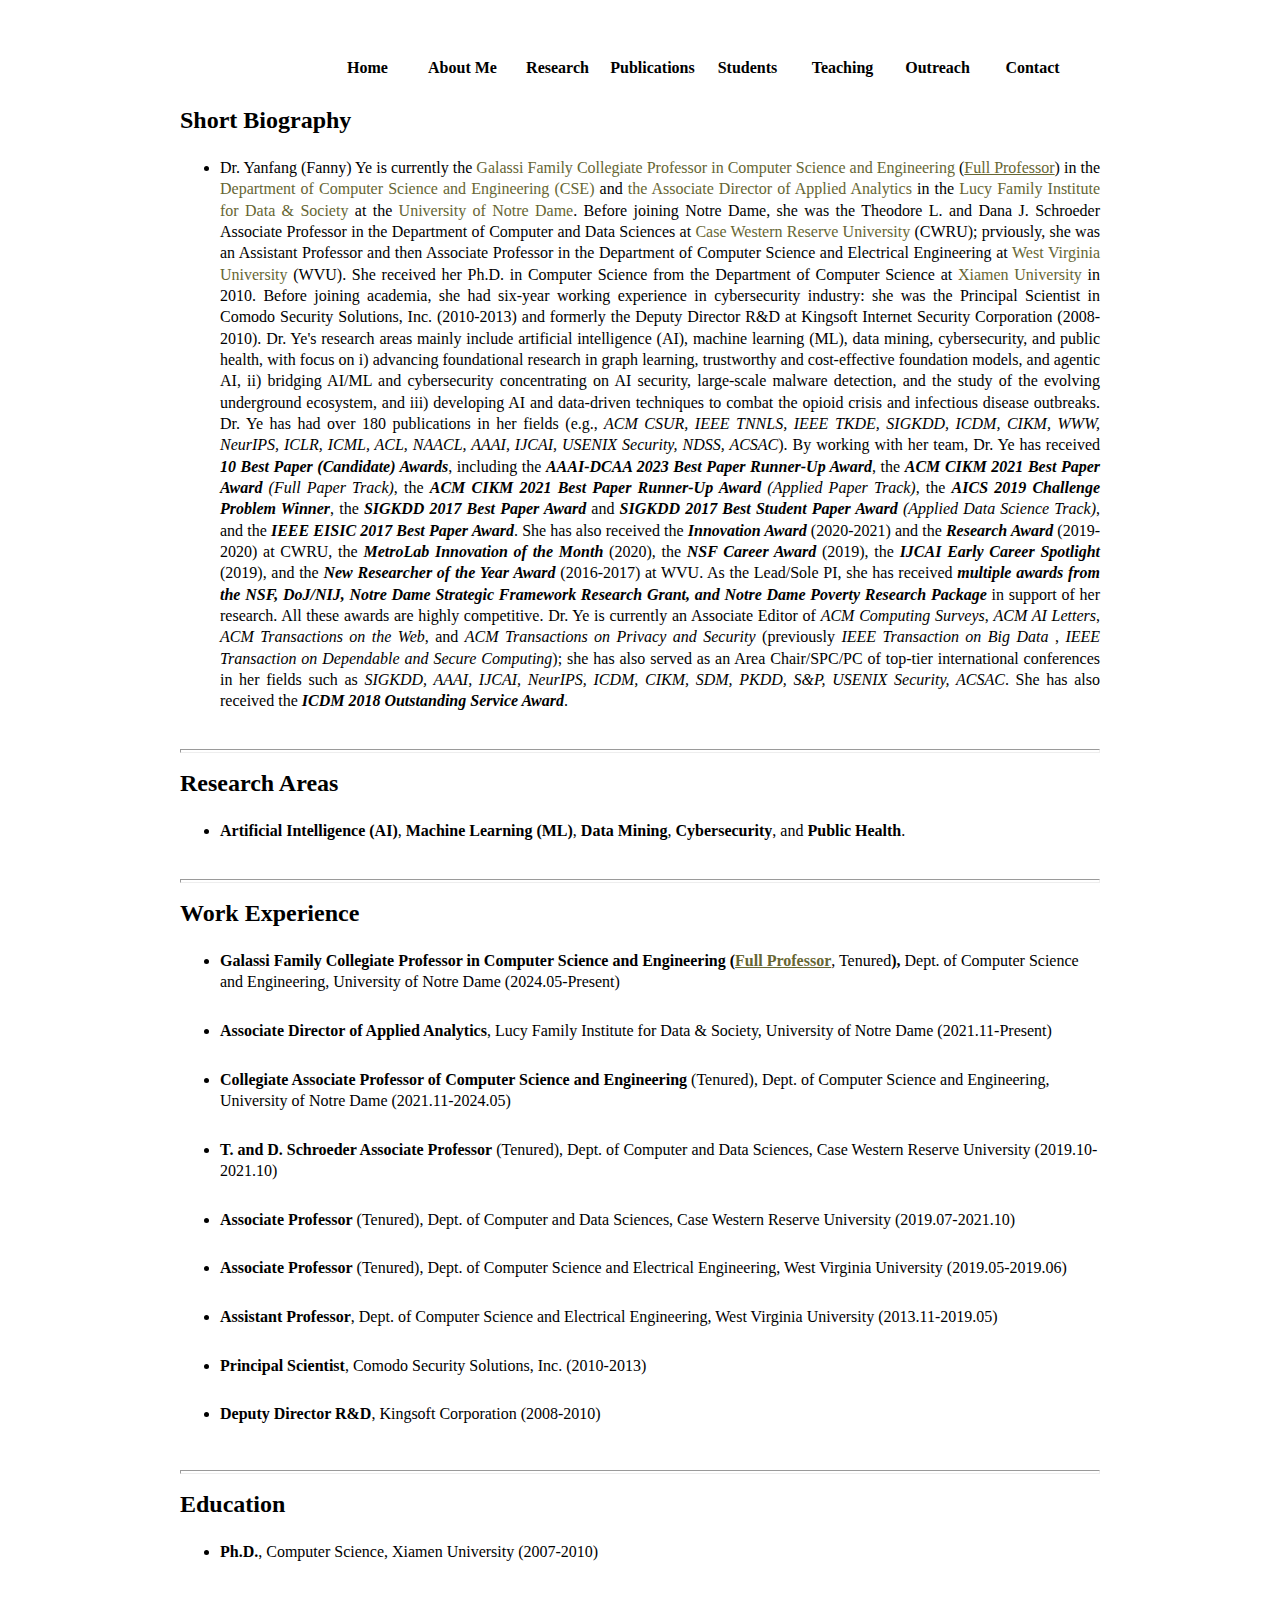
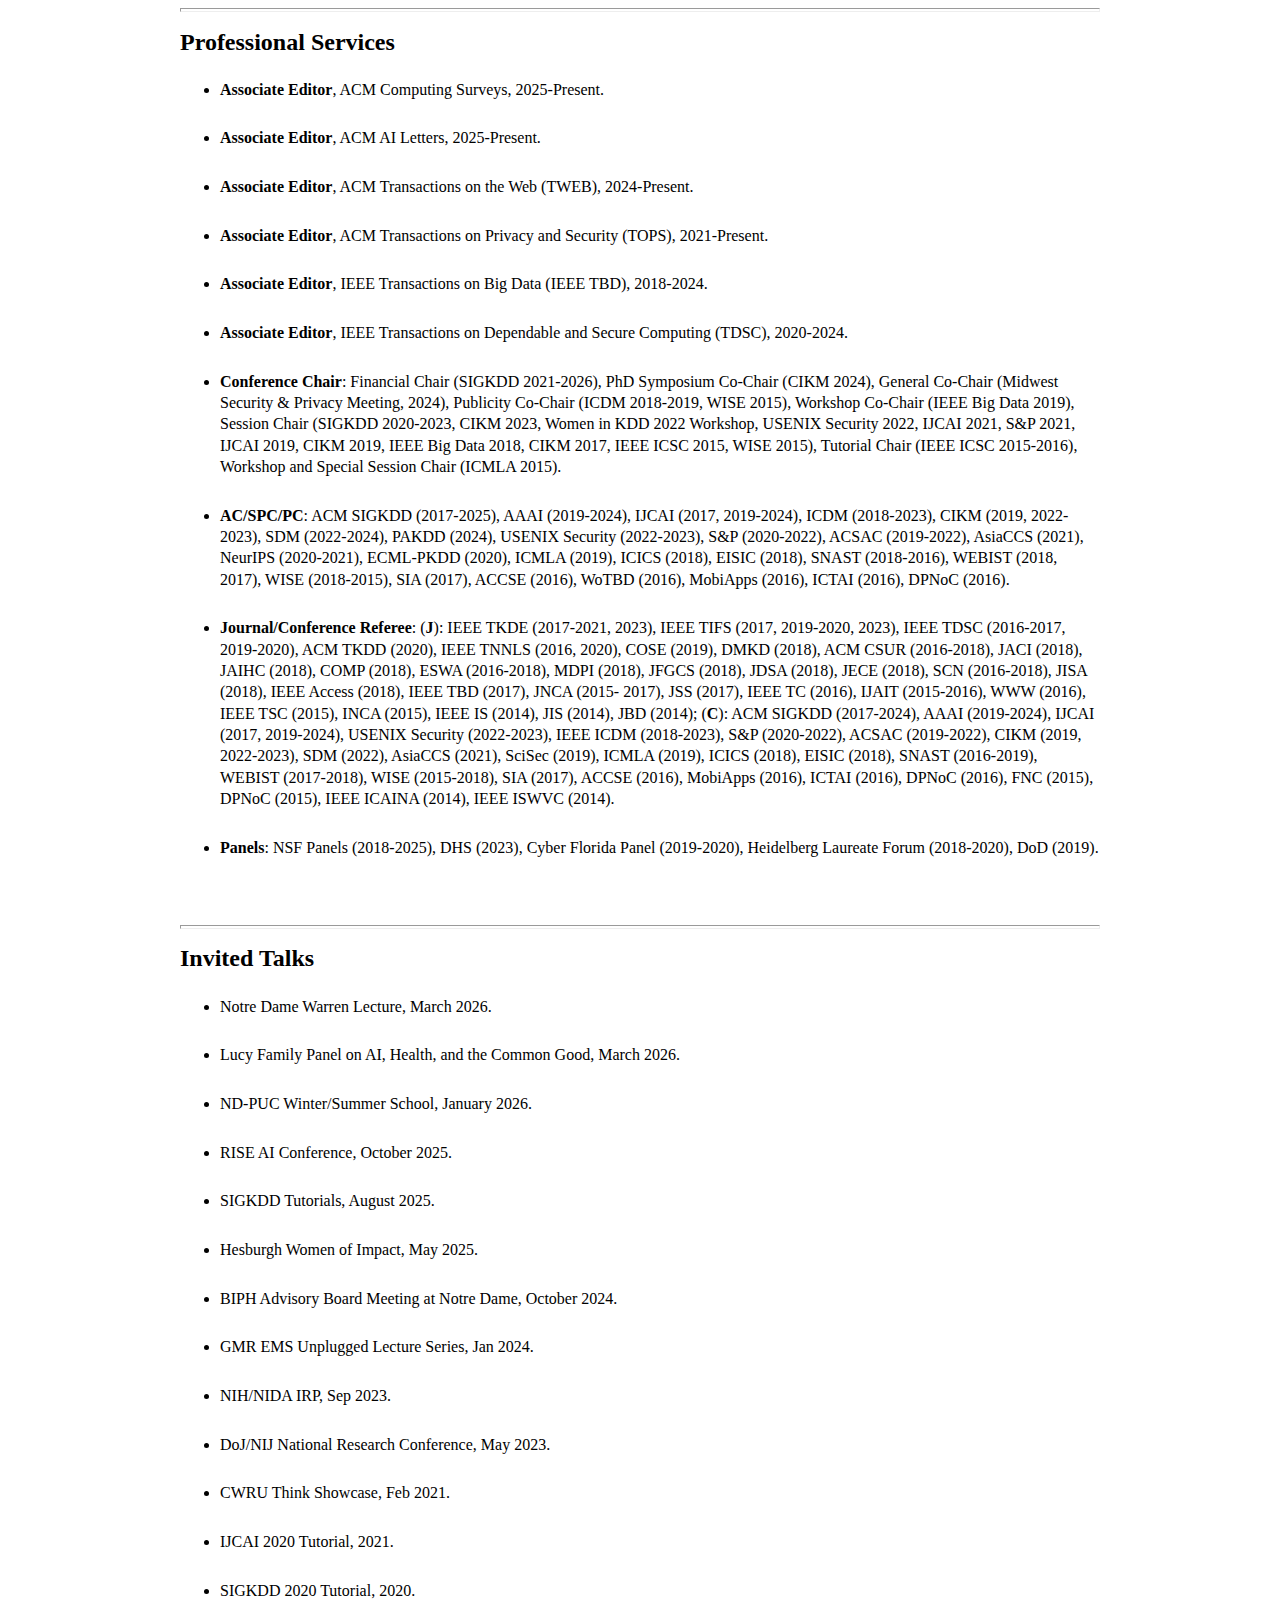
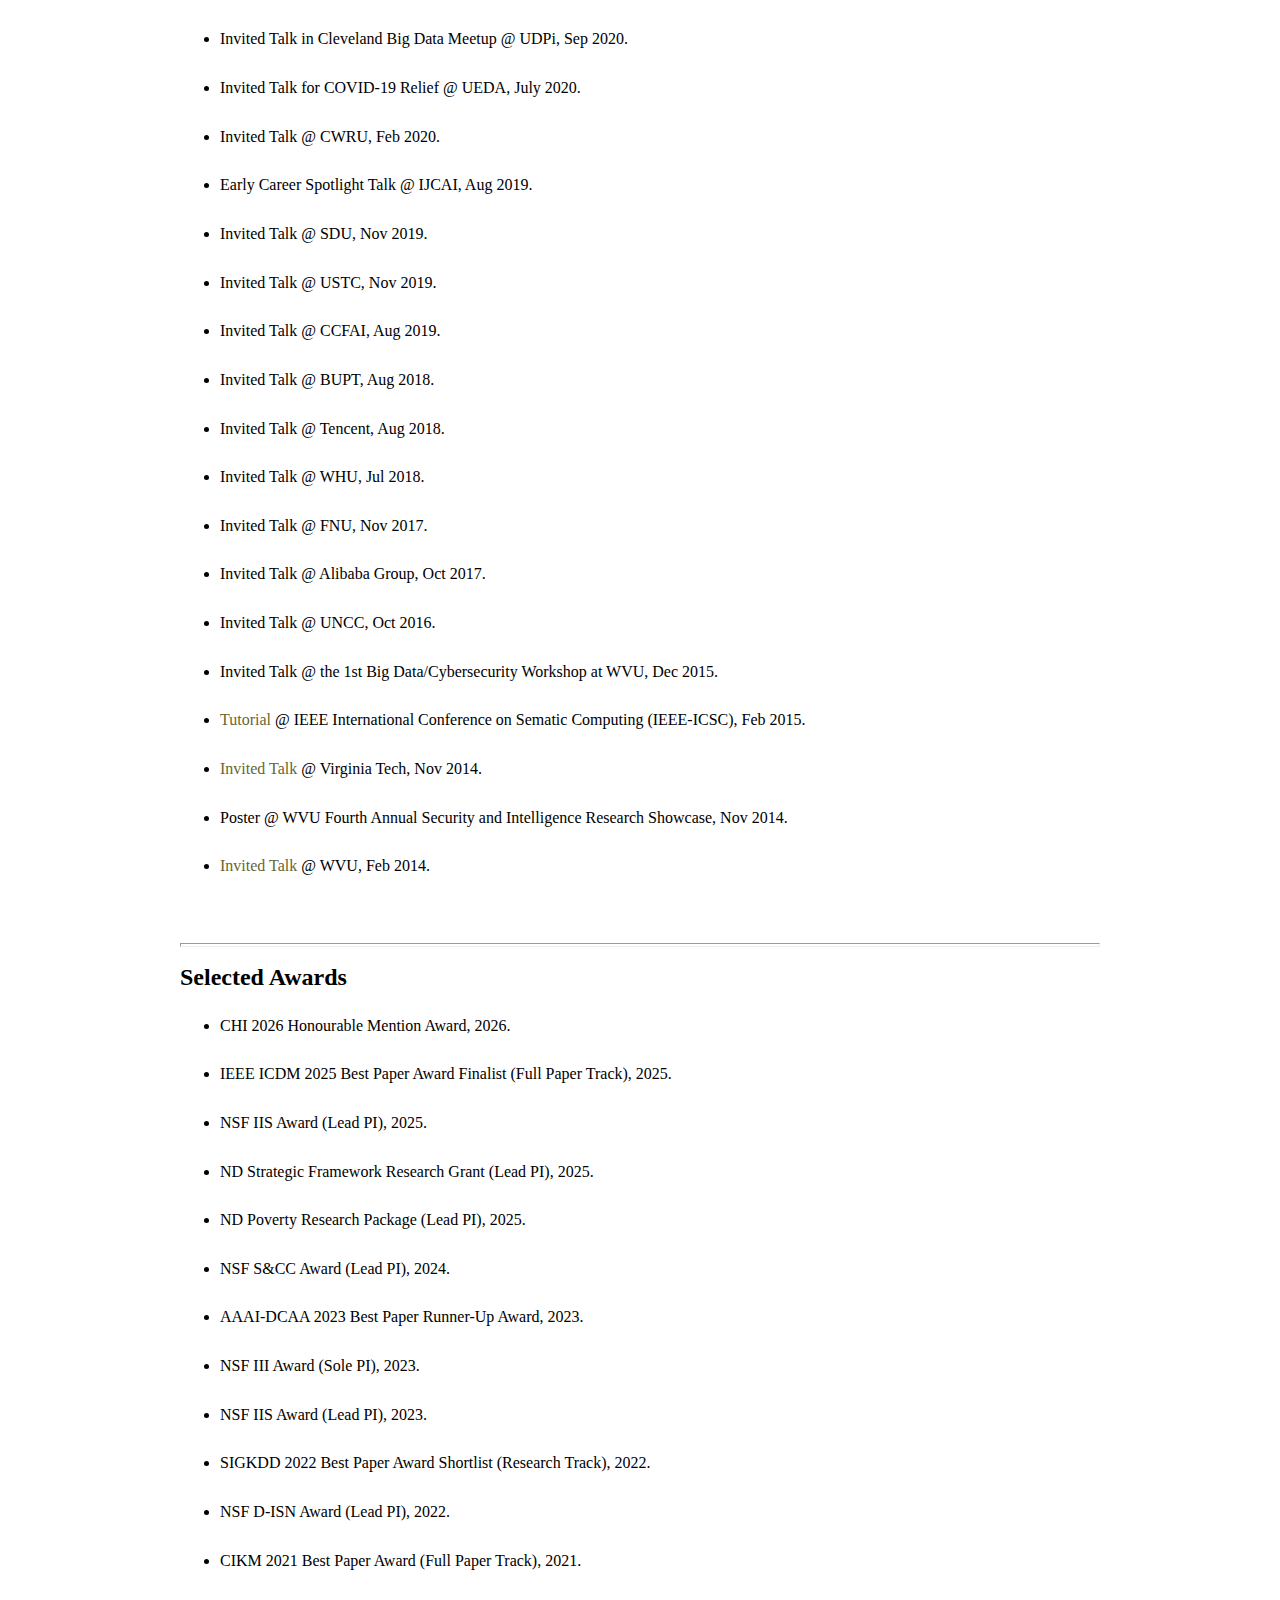
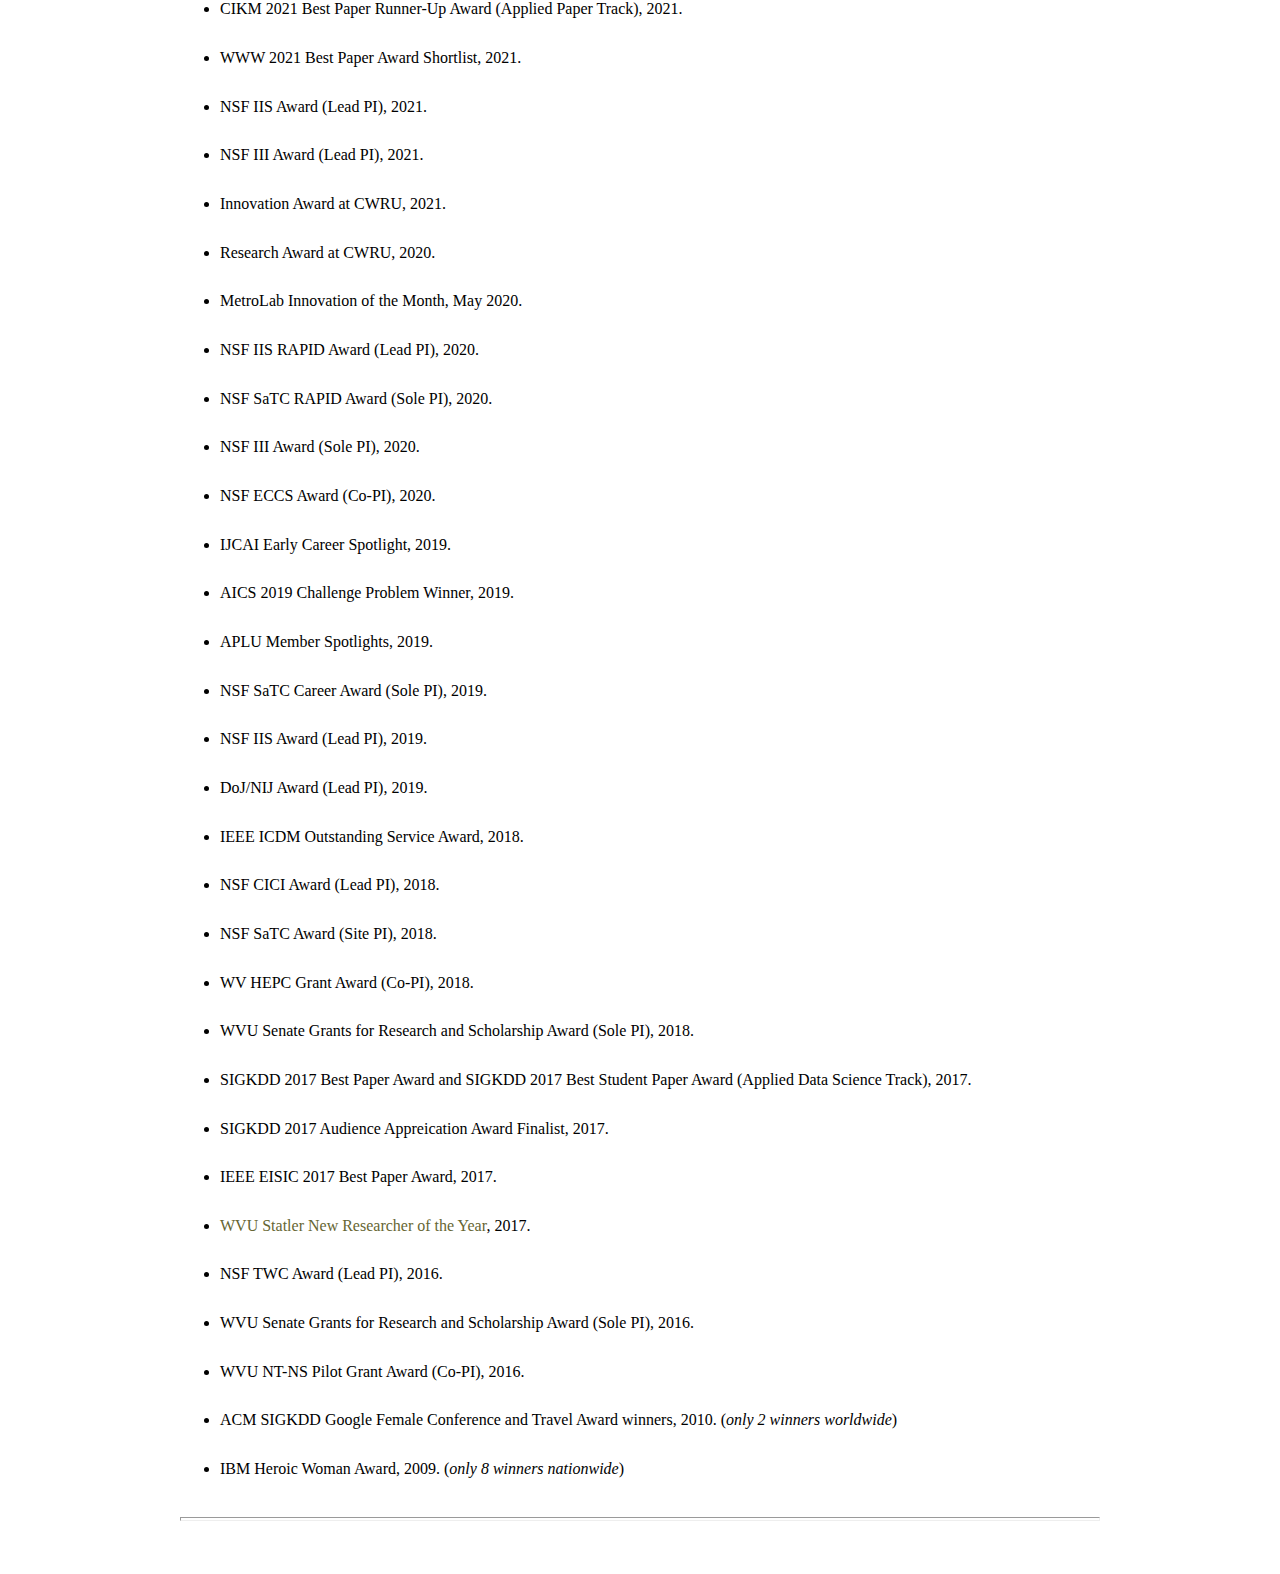
<file: aboutme.html>
<!DOCTYPE html PUBLIC "-//W3C//DTD XHTML 1.0 Strict//EN" "http://www.w3.org/TR/xhtml1/DTD/xhtml1-strict.dtd">
<html><head>
  <meta http-equiv="content-type" content="text/html; charset=windows-1252">
  <meta name="Description" content="Dr. Yanfang Ye's Homepage ">
  <meta name="Title" content="Dr. Yanfang Ye's Homepage ">
  <title>Yanfang Ye's about page</title>
  <link rel="stylesheet" type="text/css" href="">

  <style type="text/css" title="layout" media="screen"> 
  @import url("files/style.css"); .style3 {font-size: 9pt; color: #000099; font-weight: bold;}
.style5 {
	font-style: italic;
	font-size: 12px;
	font-family: Arial, Helvetica, sans-serif;
}
  </style>
</head>

<body alink="#FF0000" link="#0000FF" text="#000000" vlink="#A020F0">
<div id="content">
<div id="box">
<ul id="menu1">
<li><a href="contact.html" title="Contact"><font size="+0.8"><strong>Contact</strong></font></a></li>
<li><a href="outreach.html" title="Outreach"><font size="+0.8"><strong>Outreach</strong></font></a></li>
<li><a href="teaching.html" title="Teaching"><font size="+0.8"><strong>Teaching</strong></font></a></li>
<li><a href="students.html" title="Students"><font size="+0.8"><strong>Students</strong></font></a></li>
<li><a href="publications.html" title="Publications"><font size="+0.8"><strong>Publications</strong></font></a></li>
<li><a href="research.html" title="Research"><font size="+0.8"><strong>Research</strong></font></a></li>
<li><a href="aboutme.html" title="About Me"><font size="+0.8"><strong>About Me</strong></font></a></li>
<li><a href="http://yes-lab.org" title="Home"><font size="+0.8"><strong>Home</strong></font></a></li>
</ul>	
	

	
<h2>Short Biography</h2>
<ul>
<li><div style="font-size:16px;width:300;text-align:justify;text-justify:inter-ideograph">Dr. Yanfang (Fanny) Ye is currently the <a href="https://engineering.nd.edu/faculty/yanfang-fanny-ye/" style="text-decoration: none">Galassi Family Collegiate Professor in Computer Science and Engineering</a> (<a href="https://provost.nd.edu/faculty-recognitions/faculty-promotions/">Full Professor</a>) in the <a href="https://cse.nd.edu/" style="text-decoration: none">Department of Computer Science and Engineering (CSE) </a> and <a href="https://lucyinstitute.nd.edu/people/the-lucy-family-core-team/" style="text-decoration: none"> the
Associate Director of Applied Analytics</a> in the <a href="https://lucyinstitute.nd.edu/" style="text-decoration: none">Lucy Family Institute for Data & Society</a> at the <a href="https://www.nd.edu/" style="text-decoration: none">University of Notre Dame</a>. Before joining Notre Dame, she was the Theodore L. and Dana J. Schroeder Associate Professor in the Department of Computer and Data Sciences at <a href="https://case.edu/" style="text-decoration: none">Case Western Reserve University </a>(CWRU); prviously, she was an Assistant Professor and then Associate Professor in the Department of Computer Science and Electrical Engineering at <a href="http://www.wvu.edu/" style="text-decoration: none">West Virginia University</a> (WVU). She received her Ph.D. in Computer Science from the Department of Computer Science at <a href="http://en.xmu.edu.cn/" style="text-decoration: none">Xiamen University</a> in 2010. Before joining academia, she had six-year working experience in cybersecurity industry: she was the Principal Scientist in Comodo Security Solutions, Inc. (2010-2013) and formerly the Deputy Director R&amp;D at Kingsoft Internet Security Corporation (2008-2010). Dr. Ye's research areas mainly include artificial intelligence (AI), machine learning (ML), data mining, cybersecurity, and public health, with focus on i) advancing foundational research in graph learning, trustworthy and cost-effective foundation models, and agentic AI, ii) bridging AI/ML and cybersecurity concentrating on AI security, large-scale malware detection, and the study of the evolving underground ecosystem, and iii) developing AI and data-driven techniques to combat the opioid crisis and infectious disease outbreaks. Dr. Ye has had over 180 publications in her fields (e.g.,<em> ACM CSUR, IEEE TNNLS, IEEE TKDE, SIGKDD, ICDM, CIKM, WWW, NeurIPS, ICLR, ICML, ACL, NAACL, AAAI, IJCAI, USENIX Security, NDSS, ACSAC</em>). By working with her team, Dr. Ye has received <strong><em>10 Best Paper (Candidate) Awards</em></strong>, including the <strong><em>AAAI-DCAA 2023 Best Paper Runner-Up Award</em></strong>, the <strong><em>ACM CIKM 2021 Best Paper Award</em></strong> <em>(Full Paper Track)</em>, the <strong><em>ACM CIKM 2021 Best Paper Runner-Up Award</em></strong> <em>(Applied Paper Track)</em>, the <em><strong>AICS 2019 Challenge Problem Winner</strong></em>, the <em><strong> SIGKDD 2017 Best Paper Award</strong></em> and <em><strong> SIGKDD 2017 Best Student Paper Award</strong></em> <em> (Applied Data Science Track)</em>, and the<em><strong> IEEE EISIC 2017 Best Paper Award</strong></em>. She has also received the <em><strong>Innovation Award</strong></em> (2020-2021) and the <em><strong>Research Award</strong></em> (2019-2020) at CWRU, the <em><strong>MetroLab Innovation of the Month</strong></em> (2020), the <em><strong>NSF Career Award</strong></em> (2019), the <em><strong>IJCAI Early Career Spotlight </strong></em>(2019), and the<em><strong> New Researcher of the Year Award</strong></em> (2016-2017) at WVU. As the Lead/Sole PI, she has received <em><strong>multiple awards from the NSF, DoJ/NIJ, Notre Dame Strategic Framework Research Grant, and Notre Dame Poverty Research Package </strong></em> in support of her research. All these awards are highly competitive. Dr. Ye is currently an Associate Editor of <em>ACM Computing Surveys</em>, <em>ACM AI Letters</em>, <em>ACM Transactions on the Web</em>, and <em>ACM Transactions on Privacy and Security</em> (previously <em>IEEE Transaction on Big Data </em>, <em>IEEE Transaction on Dependable and Secure Computing</em>); she has also served as an Area Chair/SPC/PC of top-tier international conferences in her fields such as <em>SIGKDD, AAAI, IJCAI, NeurIPS, ICDM, CIKM, SDM, PKDD, S&P, USENIX Security, ACSAC</em>. She has also received the <em><strong>ICDM 2018 Outstanding Service Award</strong></em>.</font></li>
<br>

</ul>
<hr size="4" />




<h2>Research Areas</h2>
<ul>
<li><strong>Artificial Intelligence (AI)</strong>, <strong>Machine Learning (ML)</strong>, <strong>Data Mining</strong>,  <strong>Cybersecurity</strong>, and <strong>Public Health</strong>.</li>
<br>
</ul>
<hr size="4" />



<h2>Work Experience</h2>
<ul>
	
 <li><strong>Galassi Family Collegiate Professor in Computer Science and Engineering (<a href="https://provost.nd.edu/faculty-recognitions/faculty-promotions/">Full Professor</a></strong>, Tenured<strong>),</strong> Dept. of Computer Science and Engineering, University of Notre Dame (2024.05-Present) </li>
 <br>
 <li><strong>Associate Director of Applied Analytics</strong>, Lucy Family Institute for Data & Society, University of Notre Dame (2021.11-Present) </li>
 <br>
 <li><strong>Collegiate Associate Professor of Computer Science and Engineering </strong> (Tenured), Dept. of Computer Science and Engineering, University of Notre Dame (2021.11-2024.05) </li>
 <br>
<li><b>T. and D. Schroeder Associate Professor</b> (Tenured), Dept. of Computer and Data Sciences, Case Western Reserve University (2019.10-2021.10)
</li>
<br>
<li><b>Associate Professor</b> (Tenured), Dept. of Computer and Data Sciences, Case Western Reserve University (2019.07-2021.10)
</li>
<br>
<li><b>Associate Professor</b> (Tenured), Dept. of Computer Science and Electrical Engineering, West Virginia University (2019.05-2019.06)
</li>
<br>
<li><strong>Assistant Professor</strong>, Dept. of Computer Science and Electrical Engineering, West Virginia University (2013.11-2019.05) </li>
<br>
<li><strong>Principal Scientist</strong>, Comodo Security Solutions, Inc. (2010-2013) </li>
<br>
<li><b>Deputy Director R&amp;D</b>, Kingsoft Corporation (2008-2010)
</li>
</ul>
<br>

<hr size="4">

<h2>Education</h2>
<ul>
<li><b>Ph.D.</b>, Computer Science, Xiamen University (2007-2010)
</li>
</ul>
<br>

<hr size="4">

<h2>Professional Services</h2>
<ul>
<li><strong>Associate Editor</strong>, ACM Computing Surveys, 2025-Present. </li><br>
<li><strong>Associate Editor</strong>, ACM AI Letters, 2025-Present. </li><br>
<li><strong>Associate Editor</strong>, ACM Transactions on the Web (TWEB), 2024-Present. </li><br>
	
<li><strong>Associate Editor</strong>, ACM Transactions on Privacy and Security (TOPS), 2021-Present. </li><br>
	
<li><strong>Associate Editor</strong>, IEEE Transactions on Big Data (IEEE TBD), 2018-2024. </li><br>

<li><strong>Associate Editor</strong>, IEEE Transactions on Dependable and Secure Computing (TDSC), 2020-2024. </li><br>

<li><strong>Conference Chair</strong>: Financial Chair (SIGKDD 2021-2026), PhD Symposium Co-Chair (CIKM 2024), General Co-Chair (Midwest Security & Privacy Meeting, 2024), Publicity Co-Chair (ICDM 2018-2019, WISE 2015), Workshop Co-Chair (IEEE Big Data 2019), Session Chair (SIGKDD 2020-2023, CIKM 2023, Women in KDD 2022 Workshop, USENIX Security 2022, IJCAI 2021, S&P 2021, IJCAI 2019, CIKM 2019, IEEE Big Data 2018, CIKM 2017, IEEE ICSC 2015, WISE 2015), Tutorial Chair (IEEE ICSC 2015-2016), Workshop and Special Session Chair (ICMLA 2015). </li><br>

<li><strong>AC/SPC/PC</strong>: ACM SIGKDD (2017-2025), AAAI (2019-2024), IJCAI (2017, 2019-2024), ICDM (2018-2023), CIKM (2019, 2022-2023), SDM (2022-2024), PAKDD (2024), USENIX Security (2022-2023), S&P (2020-2022), ACSAC (2019-2022), AsiaCCS (2021), NeurIPS (2020-2021), ECML-PKDD (2020), ICMLA (2019), ICICS (2018), EISIC (2018), SNAST (2018-2016), WEBIST (2018, 2017), WISE (2018-2015), SIA (2017), ACCSE (2016), WoTBD (2016), MobiApps (2016), ICTAI (2016), DPNoC (2016). </li><br>

<li><strong>Journal/Conference Referee</strong>: (<strong>J</strong>): IEEE TKDE (2017-2021, 2023), IEEE TIFS (2017, 2019-2020, 2023), IEEE TDSC (2016-2017, 2019-2020), ACM TKDD (2020), IEEE TNNLS (2016, 2020), COSE (2019), DMKD (2018), ACM CSUR (2016-2018), JACI (2018), JAIHC (2018), COMP (2018), ESWA (2016-2018), MDPI (2018), JFGCS (2018), JDSA (2018), JECE (2018), SCN (2016-2018), JISA (2018), IEEE Access (2018), IEEE TBD (2017), JNCA (2015- 2017), JSS (2017), IEEE TC (2016), IJAIT (2015-2016), WWW (2016), IEEE TSC (2015), INCA (2015), IEEE IS (2014), JIS (2014), JBD (2014);  (<strong>C</strong>): ACM SIGKDD (2017-2024), AAAI (2019-2024), IJCAI (2017, 2019-2024), USENIX Security (2022-2023), IEEE ICDM (2018-2023), S&P (2020-2022), ACSAC (2019-2022), CIKM (2019, 2022-2023), SDM (2022), AsiaCCS (2021), SciSec (2019), ICMLA (2019), ICICS (2018), EISIC (2018), SNAST (2016-2019), WEBIST (2017-2018), WISE (2015-2018), SIA (2017), ACCSE (2016), MobiApps (2016), ICTAI (2016), DPNoC (2016), FNC (2015), DPNoC (2015), IEEE ICAINA (2014), IEEE ISWVC (2014). </li><br>

<li><strong>Panels</strong>: NSF Panels (2018-2025), DHS (2023), Cyber Florida Panel (2019-2020), Heidelberg Laureate Forum (2018-2020), DoD (2019). </li><br>


</ul>
<br>


<hr size="4">

<h2>Invited Talks</h2>
<ul>
<li>Notre Dame Warren Lecture, March 2026.</li><br>	
<li>Lucy Family Panel on AI, Health, and the Common Good, March 2026.</li><br>	
<li>ND-PUC Winter/Summer School, January 2026.</li><br>	
<li>RISE AI Conference, October 2025.</li><br>	
<li>SIGKDD Tutorials, August 2025.</li><br>	
<li>Hesburgh Women of Impact, May 2025.</li><br>	
<li>BIPH Advisory Board Meeting at Notre Dame, October 2024.</li><br>	
<li>GMR EMS Unplugged Lecture Series, Jan 2024.</li><br>
<li>NIH/NIDA IRP, Sep 2023. </li><br>
<li>DoJ/NIJ National Research Conference, May 2023. </li><br>
<li>CWRU Think Showcase, Feb 2021. </li><br>
<li>IJCAI 2020 Tutorial, 2021. </li><br>
<li>SIGKDD 2020 Tutorial, 2020. </li><br>
<li>Invited Talk in Cleveland Big Data Meetup @ UDPi, Sep 2020. </li><br>
<li>Invited Talk for COVID-19 Relief @ UEDA, July 2020. </li><br>
<li>Invited Talk @ CWRU, Feb 2020. </li><br>
<li>Early Career Spotlight Talk @ IJCAI, Aug 2019. </li><br>
<li>Invited Talk @ SDU, Nov 2019. </li><br>
<li>Invited Talk @ USTC, Nov 2019. </li><br>
<li>Invited Talk @ CCFAI, Aug 2019. </li><br>
<li>Invited Talk @ BUPT, Aug 2018. </li><br>
<li>Invited Talk @ Tencent, Aug 2018. </li><br>
<li>Invited Talk @ WHU, Jul 2018. </li><br>
<li>Invited Talk @ FNU, Nov 2017. </li><br>
<li>Invited Talk @ Alibaba Group, Oct 2017. </li><br>
<li>Invited Talk @ UNCC, Oct 2016. </li><br>
<li>Invited Talk @ the 1st Big Data/Cybersecurity Workshop at WVU, Dec 2015. </li><br>
<li> <a href="http://ieee-icsc.org/icsc2015/" style="text-decoration: none"> Tutorial</a> @ IEEE International Conference on Sematic Computing (IEEE-ICSC), Feb 2015. </li><br>
<li><a href="http://www.nvc.cs.vt.edu/seminar/seminar-2014-11-14-Yanfang.php" style="text-decoration: none">Invited Talk</a> @ Virginia Tech, Nov 2014.</li><br>
<li>Poster @ WVU Fourth Annual Security and Intelligence Research Showcase, Nov 2014.</li><br>
<li><a href="http://www.ewh.ieee.org/r2/pittsburgh/bulletins/ieee_0214.pdf" style="text-decoration: none">Invited Talk</a> @ WVU, Feb 2014.</li><br>
</ul>
<br>



<hr size="4">

<h2>Selected Awards</h2>
<ul>
<li> CHI 2026 Honourable Mention Award, 2026.
</li><br>
<li> IEEE ICDM 2025 Best Paper Award Finalist (Full Paper Track), 2025.
</li>
<br>
<li> NSF IIS Award (Lead PI), 2025.
</li>
<br>
<li> ND Strategic Framework Research Grant (Lead PI), 2025.
</li>
<br>
<li> ND Poverty Research Package (Lead PI), 2025.
</li>
<br>
<li> NSF S&CC Award (Lead PI), 2024.
</li>
<br>
<li> AAAI-DCAA 2023 Best Paper Runner-Up Award, 2023.
</li>
<br>
<li> NSF III Award (Sole PI), 2023.
</li>
<br>
<li> NSF IIS Award (Lead PI), 2023.
</li>
<br>
<li> SIGKDD 2022 Best Paper Award Shortlist (Research Track), 2022.
</li>
<br>
<li> NSF D-ISN Award (Lead PI), 2022.
</li>
<br>
<li> CIKM 2021 Best Paper Award (Full Paper Track), 2021.
</li>
<br>
<li> CIKM 2021 Best Paper Runner-Up Award (Applied Paper Track), 2021.
</li>
<br>
<li> WWW 2021 Best Paper Award Shortlist, 2021.
</li>
<br>
<li> NSF IIS Award (Lead PI), 2021.
</li>
<br>
<li> NSF III Award (Lead PI), 2021.
</li>
<br>
<li> Innovation Award at CWRU, 2021.
</li>
<br>
<li> Research Award at CWRU, 2020.
</li>
<br>
<li> MetroLab Innovation of the Month, May 2020.
</li>
<br>
<li> NSF IIS RAPID Award (Lead PI), 2020.
</li>
<br>
<li> NSF SaTC RAPID Award (Sole PI), 2020.
</li>
<br>
<li> NSF III Award (Sole PI), 2020.
</li>
<br>
<li> NSF ECCS Award (Co-PI), 2020.
</li>
<br>
<li> IJCAI Early Career Spotlight, 2019.
</li>
<br>
<li> AICS 2019 Challenge Problem Winner, 2019.
</li>
<br>
<li> APLU Member Spotlights, 2019.
</li>
<br>
<li> NSF SaTC Career Award (Sole PI), 2019.
</li>
<br>
<li> NSF IIS Award (Lead PI), 2019.
</li>
<br>
<li> DoJ/NIJ Award (Lead PI), 2019.
</li>
<br>
<li> IEEE ICDM Outstanding Service Award, 2018.
</li>
<br>
<li> NSF CICI Award (Lead PI), 2018.
</li>
<br>
<li> NSF SaTC Award (Site PI), 2018.
</li>
<br>
<li> WV HEPC Grant Award (Co-PI), 2018.
</li>
<br>
<li> WVU Senate Grants for Research and Scholarship Award (Sole PI), 2018.
</li>
<br>
<li> SIGKDD 2017 Best Paper Award and SIGKDD 2017 Best Student Paper Award (Applied Data Science Track), 2017.</li>
<br>
<li> SIGKDD 2017 Audience Appreication Award Finalist, 2017.
</li>
<br>
<li> IEEE EISIC 2017 Best Paper Award, 2017.
</li>
<br>
<li> <a href="http://www.statler.wvu.edu/news/2017/04/07/teaching-advising-and-research-awards-announced" style="text-decoration: none">WVU Statler New Researcher of the Year</a>, 2017. 
</li>
<br>
<li> NSF TWC Award (Lead PI), 2016. 
</li>
<br>
<li> WVU Senate Grants for Research and Scholarship Award (Sole PI), 2016. 
</li>
<br>
<li> WVU NT-NS Pilot Grant Award (Co-PI), 2016. 
</li>
<br>
<li> ACM SIGKDD Google Female Conference and Travel Award winners, 2010. (<em>only 2 winners worldwide</em>)
</li>
<br>
<li> IBM Heroic Woman Award, 2009. (<em>only 8 winners nationwide</em>)
</li>
<br>
</ul>
<hr size="4">

<div align = 'right'></div>

</div>
</div>
</body></html>
</file>
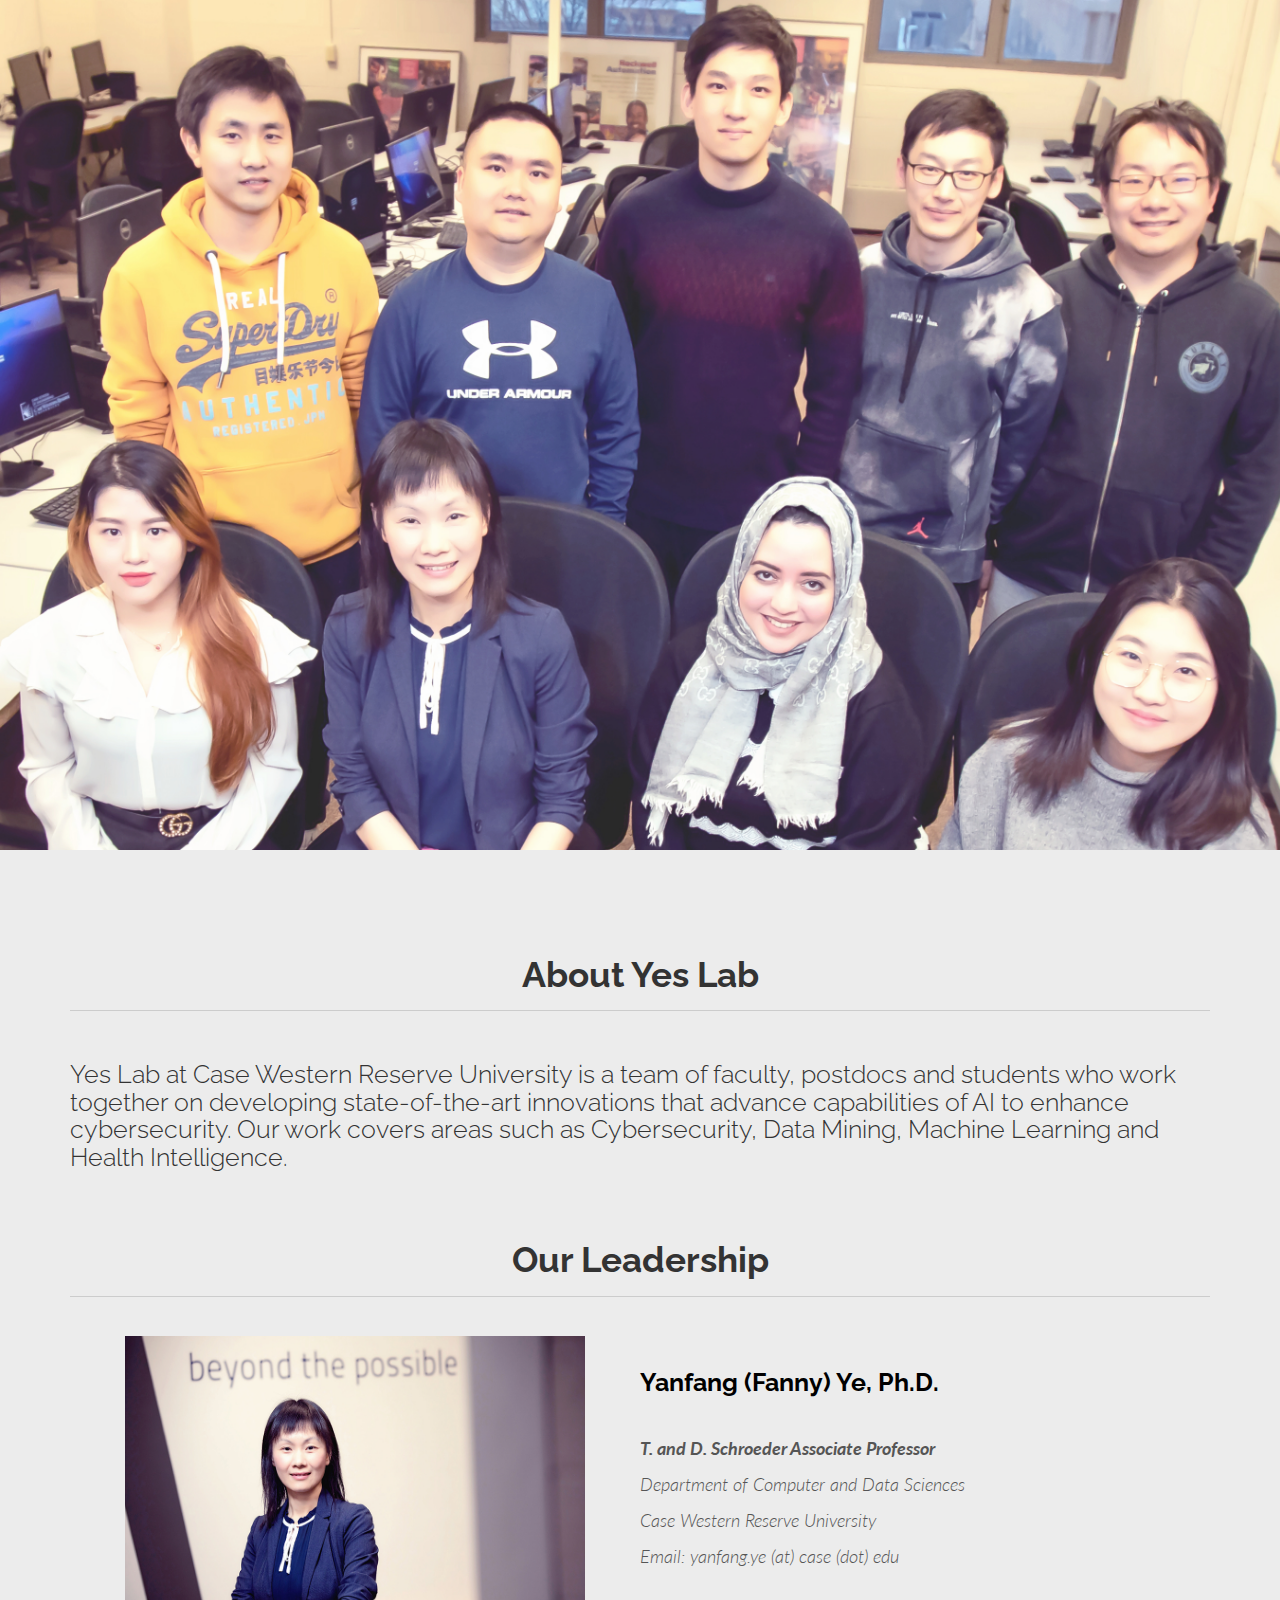
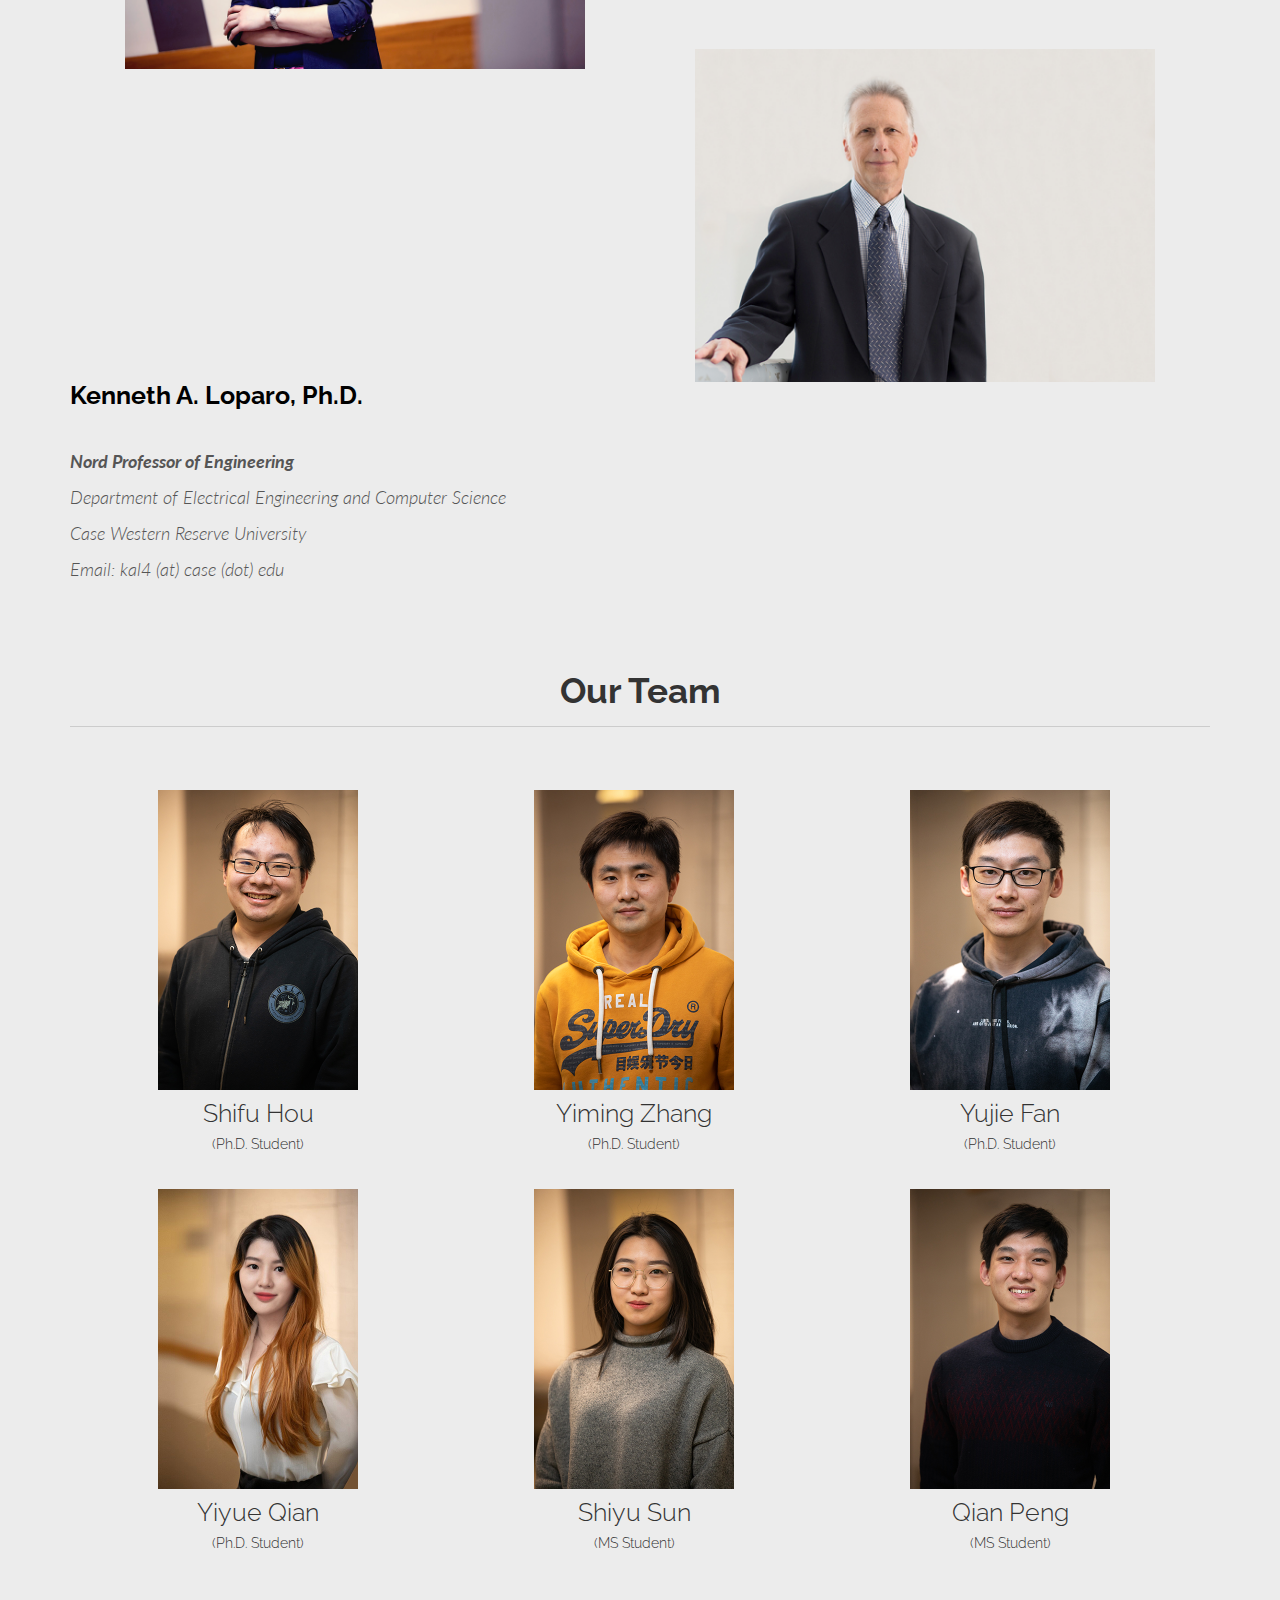
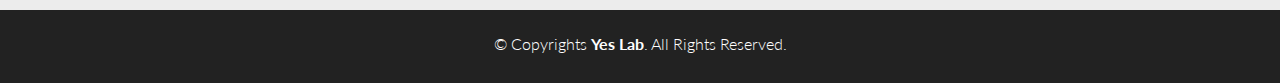
<file: aboutus.html>
<html lang="en"><head>
  <meta charset="utf-8">
  <title>Yes Lab - About us</title>
  <meta content="width=device-width, initial-scale=1.0" name="viewport">
  <meta content="" name="keywords">
  <meta content="" name="description">

  <!-- Favicons -->
  <link href="img/favicon.png" rel="icon">
  <link href="img/apple-touch-icon.png" rel="apple-touch-icon">

  <!-- Google Fonts -->
  <link href="https://fonts.googleapis.com/css?family=Lato:300,400,700,300italic,400italic|Raleway:400,300,700" rel="stylesheet">

  <!-- Bootstrap CSS File -->
  <link href="css/bootstrap.min.css" rel="stylesheet">

  <!-- Main Stylesheet File -->
  <link href="css/style.css" rel="stylesheet">


</head>


<body>


  <!-- ========== HEADER SECTION ========== -->
  <section id="home" name="home"></section>
  <div id="headerwrap">
    <div class="container">
      <div class="col-lg-2"></div>
      <div class="col-lg-8">
        <!--img src="img/logo.png"-->
        <!--h1>Merit Design Agency</h1-->
        <!--h4>* Cooking Ideas Since 1998 *</h4-->
      </div>
      <div class="col-lg-2">
      </div>
    </div>
    <!-- /container -->
  </div>
  <!-- /headerwrap -->

  <div class="container services">
    <br>
    <br>
    <h3>About Yes Lab</h3>
    <hr>
    <br>
    <h4 align = "left">Yes Lab at Case Western Reserve University is a team of faculty, postdocs and students who work together on developing state-of-the-art innovations that advance capabilities of AI to enhance cybersecurity. Our work covers areas such as Cybersecurity, Data Mining, Machine Learning and Health Intelligence.</h4>
    <!-- col-lg-6 -->
  </div>
  <!-- container -->

  <div class="container services">

    <h3>Our Leadership</h3>
    <hr>
    <br>
	<div class="col-lg-6" align = "center">
	  <img width="460" height="333" src="img/1_Ye_200206.jpg" >
	</div>
    <div id = "newtext">
	  <br>
      <h4 align = "left"><strong><a href="http://yes-lab.org">Yanfang (Fanny) Ye, Ph.D.</a></strong></h4>
	  <br>
	  <p><font size=4 style="line-height:2"><strong><em>T. and D. Schroeder Associate Professor</strong></em>
	  <br>
	  <em>Department of Computer and Data Sciences</em>
	  <br>
	  <em>Case Western Reserve University</em>
	  <br>
	  <em>Email: yanfang.ye (at) case (dot) edu</em></font>
	  <br>
	  <br>
	  </p>
    </div>
	<div>
	</div>
	<div class="col-lg-6" align = "center">
	  <br>
	  <img width="460" height="333" src="img/kenloparo2.jpg" >
	</div>
    <div id = "newtext">
	  <br>
	  <br>
      <h4 align = "left"><strong><a href="https://case.edu/datascience/node/131">Kenneth A. Loparo, Ph.D.</a></strong></h4>
	  <br>
	  <p><font size=4 style="line-height:2"><strong><em>Nord Professor of Engineering</strong></em>
	  <br>
	  <em>Department of Electrical Engineering and Computer Science</em>
	  <br>
	  <em>Case Western Reserve University</em>
	  <br>
	  <em>Email: kal4 (at) case (dot) edu</em></font>
	  </p>
    </div>
    <!-- col-lg-6 -->


    <!-- col-lg-6 -->
  </div>
  <!-- container -->

  <!-- ABOUT SECTION -->
  <section id="services" name="services"></section>
  <div class="container services">
    <h3>Our Team</h3>
    <hr>
    <br>
    <!-- /col-lg-3 -->

    <div class="col-lg-3 service-line">
	  <br>
      <img width="200" height="300" src="img/02052020_Engineering class student_instructor Fanny Ye_3875.jpg">
      <h4>Shifu Hou</h4>
      <h5>(Ph.D. Student)</h5>
    </div>
    <!-- /col-lg-3 -->

    <div class="col-lg-3 service-line">
	  <br>
      <img width="200" height="300" src="img/02052020_Engineering class student_instructor Fanny Ye_3851.jpg">
      <h4>Yiming Zhang</h4>
      <h5>(Ph.D. Student)</h5>
    </div>
	<!-- /col-lg-3 -->

    <div class="col-lg-3 service-line">
	  <br>
      <img width="200" height="300" src="img/02052020_Engineering class student_instructor Fanny Ye_3923.jpg">
      <h4>Yujie Fan</h4>
      <h5>(Ph.D. Student)</h5>
    </div>
    <!-- /col-lg-3 -->

    <div class="col-lg-3 service-line">
	  <br>
      <img width="200" height="300" src="img/02052020_Engineering class student_instructor Fanny Ye_3848.jpg">
      <h4>Yiyue Qian</h4>
      <h5>(Ph.D. Student)</h5>
    </div>
    <!-- /col-lg-3 -->

	<div class="col-lg-3 service-line">
	  <br>
      <img width="200" height="300" src="img/02052020_Engineering class student_instructor Fanny Ye_3892.jpg">
      <h4>Shiyu Sun</h4>
      <h5>(MS Student)</h5>
    </div>
    <!-- /col-lg-3 -->

	<div class="col-lg-3 service-line">
      <br>
      <img width="200" height="300" src="img/02052020_Engineering class student_instructor Fanny Ye_3912.jpg">
      <h4>Qian Peng</h4>
      <h5>(MS Student)</h5>
    </div>
    <!-- /col-lg-3 -->
  </div>
  <br>
  <br>
  <!-- /container -->


  



  <div id="copyrights">
    <div class="container">
      <p>
        © Copyrights <strong>Yes Lab</strong>.  All Rights Reserved.
      </p>
    </div>
  </div>





</body></html>
</file>
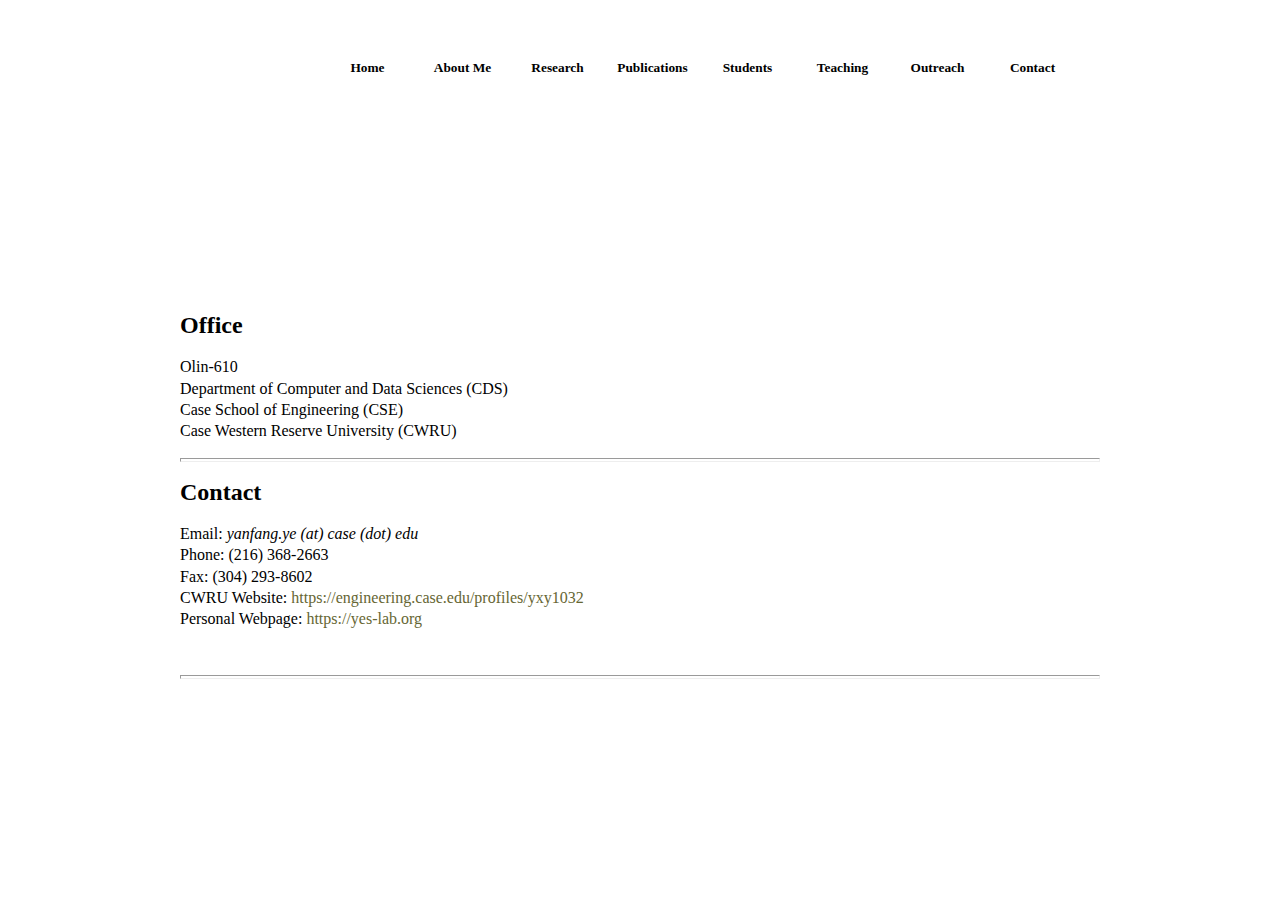
<file: contact.html>
<!DOCTYPE html PUBLIC "-//W3C//DTD XHTML 1.0 Strict//EN" "http://www.w3.org/TR/xhtml1/DTD/xhtml1-strict.dtd">
<html><head>
  <meta http-equiv="content-type" content="text/html; charset=windows-1252">
  <meta name="Description" content="Dr. Yanfang Ye's Homepage ">
  <meta name="Title" content="Dr. Yanfang Ye's Homepage ">
  <title>Yanfang Ye's contact page</title>
  <link rel="stylesheet" type="text/css" href="">

  <style type="text/css" title="layout" media="screen"> 
  @import url("files/style.css"); .style3 {font-size: 9pt; color: #000099; font-weight: bold;}
.style5 {
	font-style: italic;
	font-size: 12px;
	font-family: Arial, Helvetica, sans-serif;
}
  </style>
</head>

<body alink="#FF0000" link="#0000FF" text="#000000" vlink="#A020F0">
<div id="content">
<div id="box">
<ul id="menu1">
<li><a href="contact.html" title="Contact">Contact</a></li>
<li><a href="outreach.html" title="Outreach">Outreach</a></li>
<li><a href="teaching.html" title="Teaching">Teaching</a></li>
<li><a href="students.html" title="Students">Students</a></li>
<li><a href="publications.html" title="Publications">Publications</a></li>
<li><a href="research.html" title="Research">Research</a></li>
<li><a href="aboutme.html" title="About Me">About Me</a></li>
<li><a href="http://community.wvu.edu/~yaye/" title="Home">Home</a></li>
</ul>
<iframe width="80%" height="200" frameborder="0" scrolling="no" marginheight="0" marginwidth="0" src="https://maps-api-ssl.google.com/maps?hl=en&amp;ll=41.502188,-81.607965&amp;output=embed&amp;q=2101+Martin+Luther+King+Jr+Dr,+Cleveland,+OH+44106,+United+States+(Olin+Building)&amp;z=16" allowfullscreen></iframe>

<h2>Office</h2>
<P> Olin-610<br>
Department of Computer and Data Sciences (CDS)<br>
Case School of Engineering (CSE)<br>
Case Western Reserve University (CWRU) <br>
</p>

<hr size="4">
	
<h2>Contact</h2>
<P>
Email: <em>yanfang.ye (at) case (dot) edu </em> <br>
Phone: (216) 368-2663<br>
Fax: (304) 293-8602<br>
CWRU Website: <a href="https://engineering.case.edu/profiles/yxy1032" style="text-decoration: none">https://engineering.case.edu/profiles/yxy1032</a><br>
Personal Webpage: <a href="http://yes-lab.org" style="text-decoration: none">https://yes-lab.org</a>
</p>
<br>

<hr size="4">



</div>
</div>
</body></html>
</file>
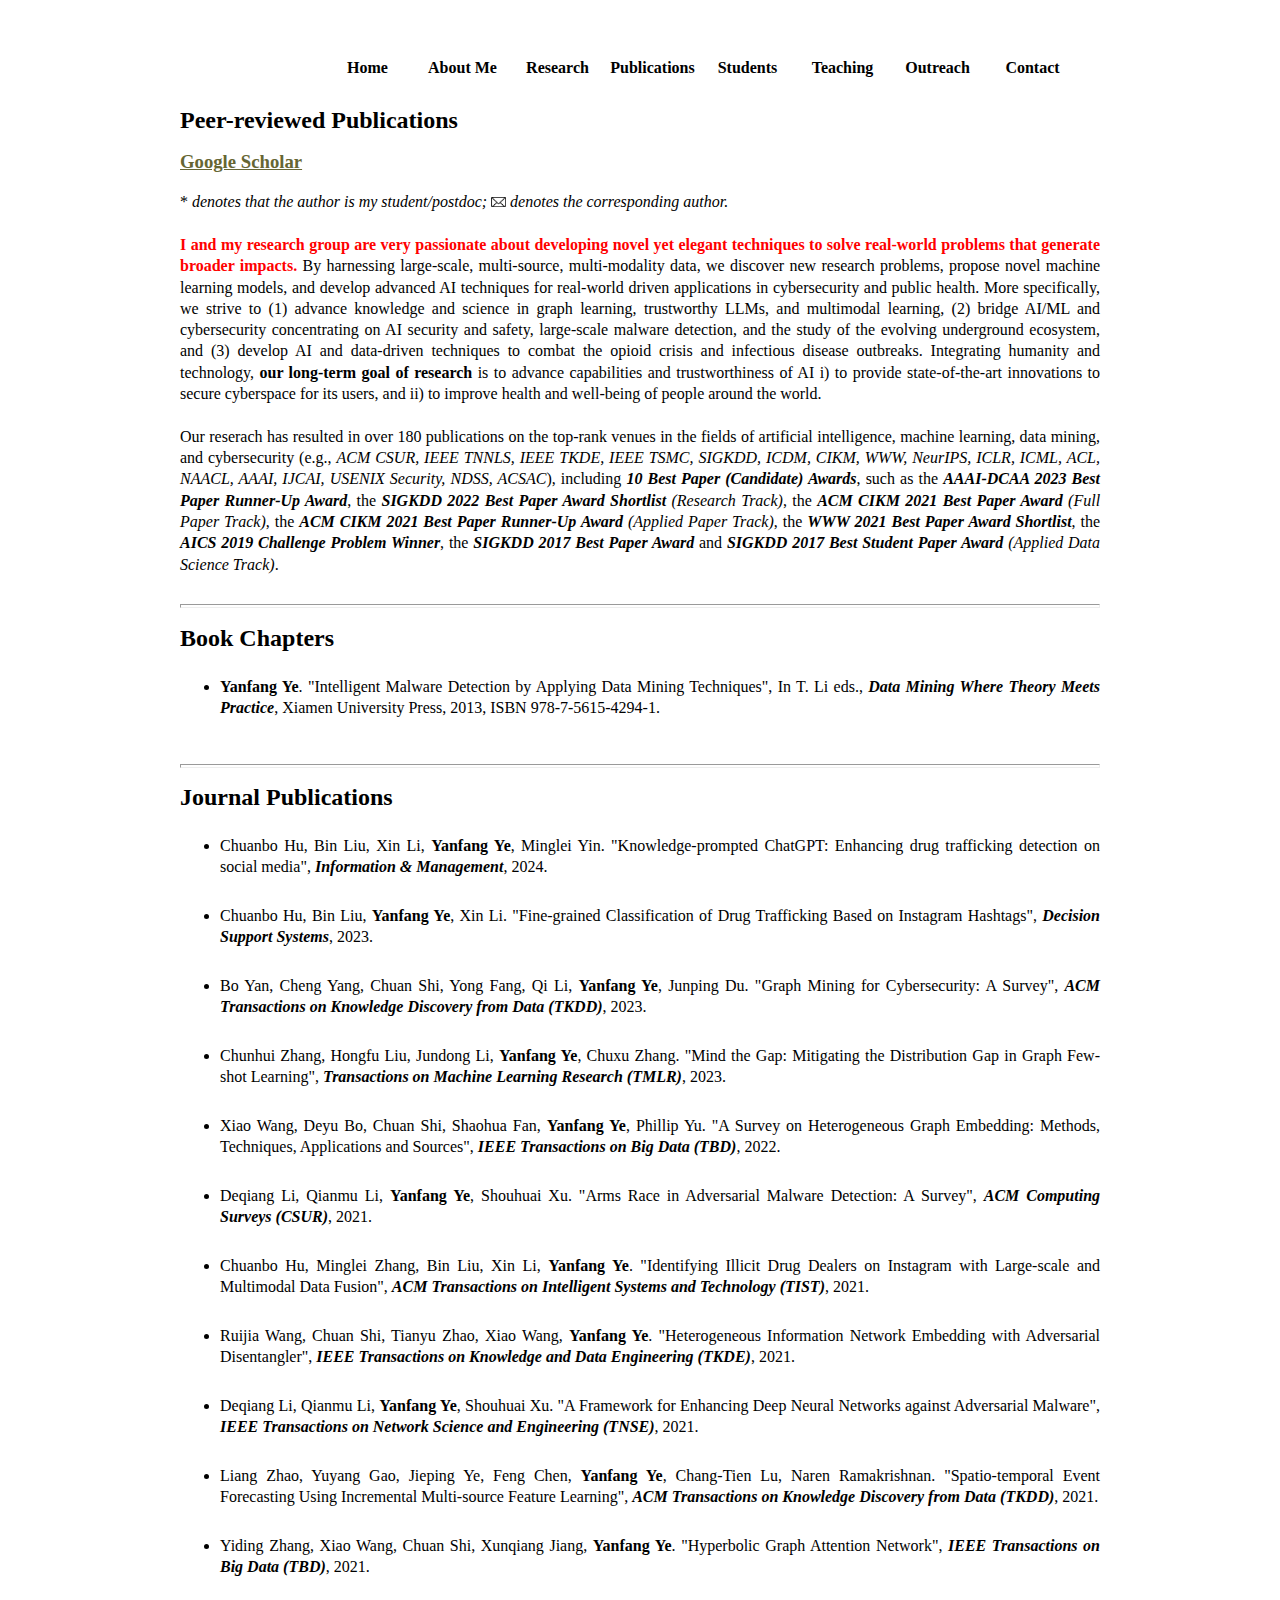
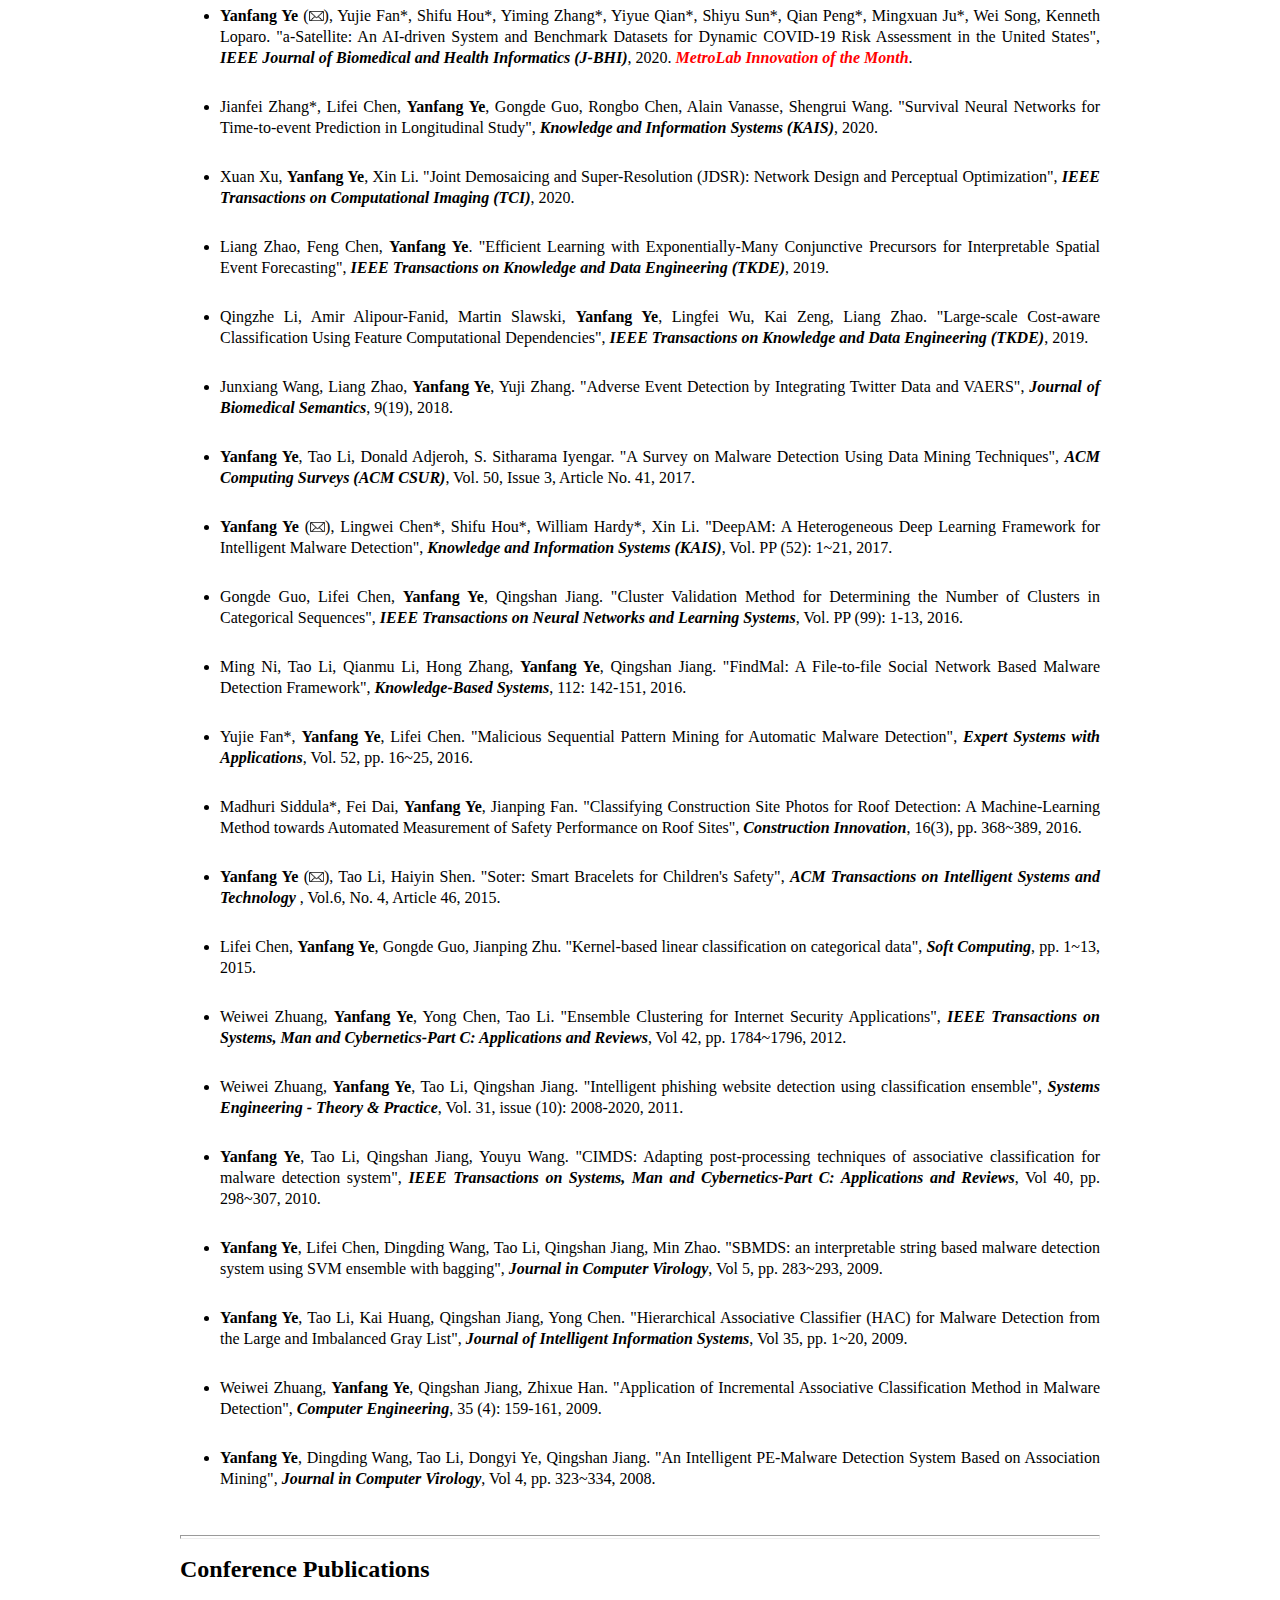
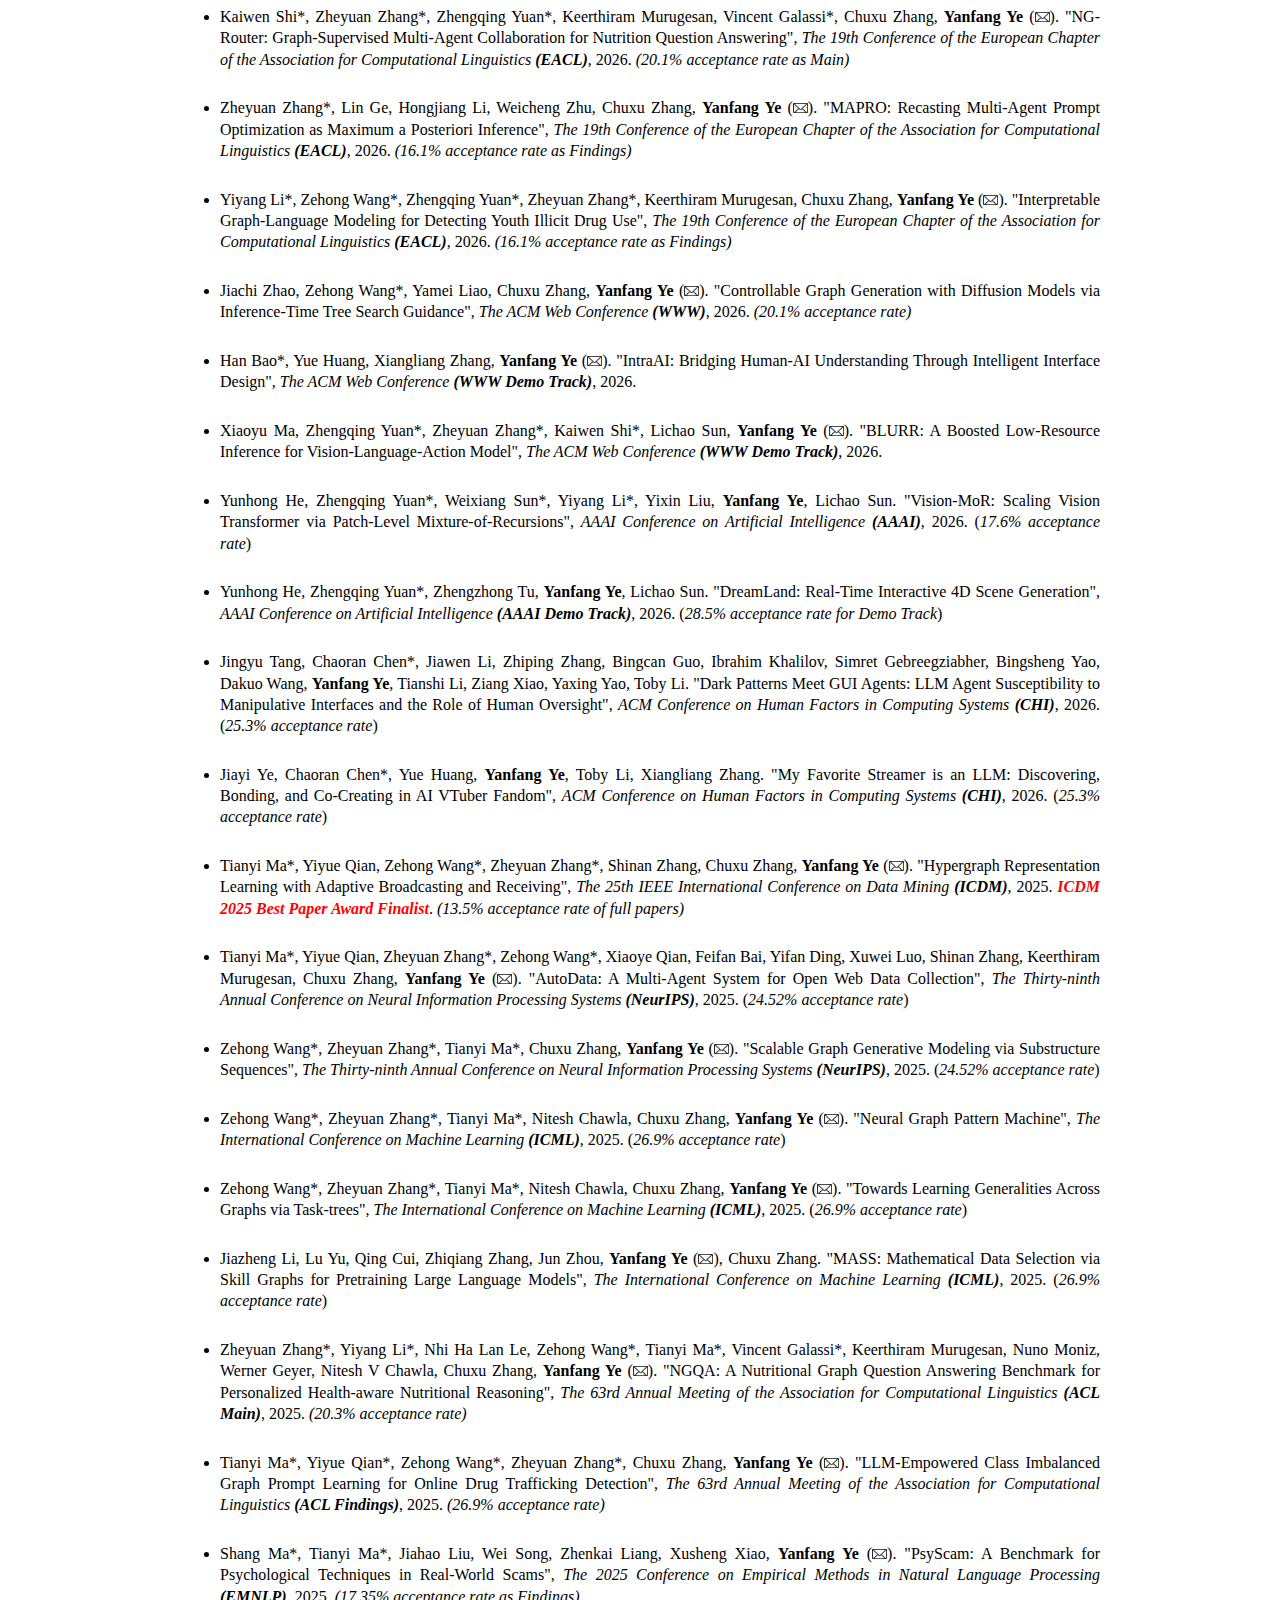
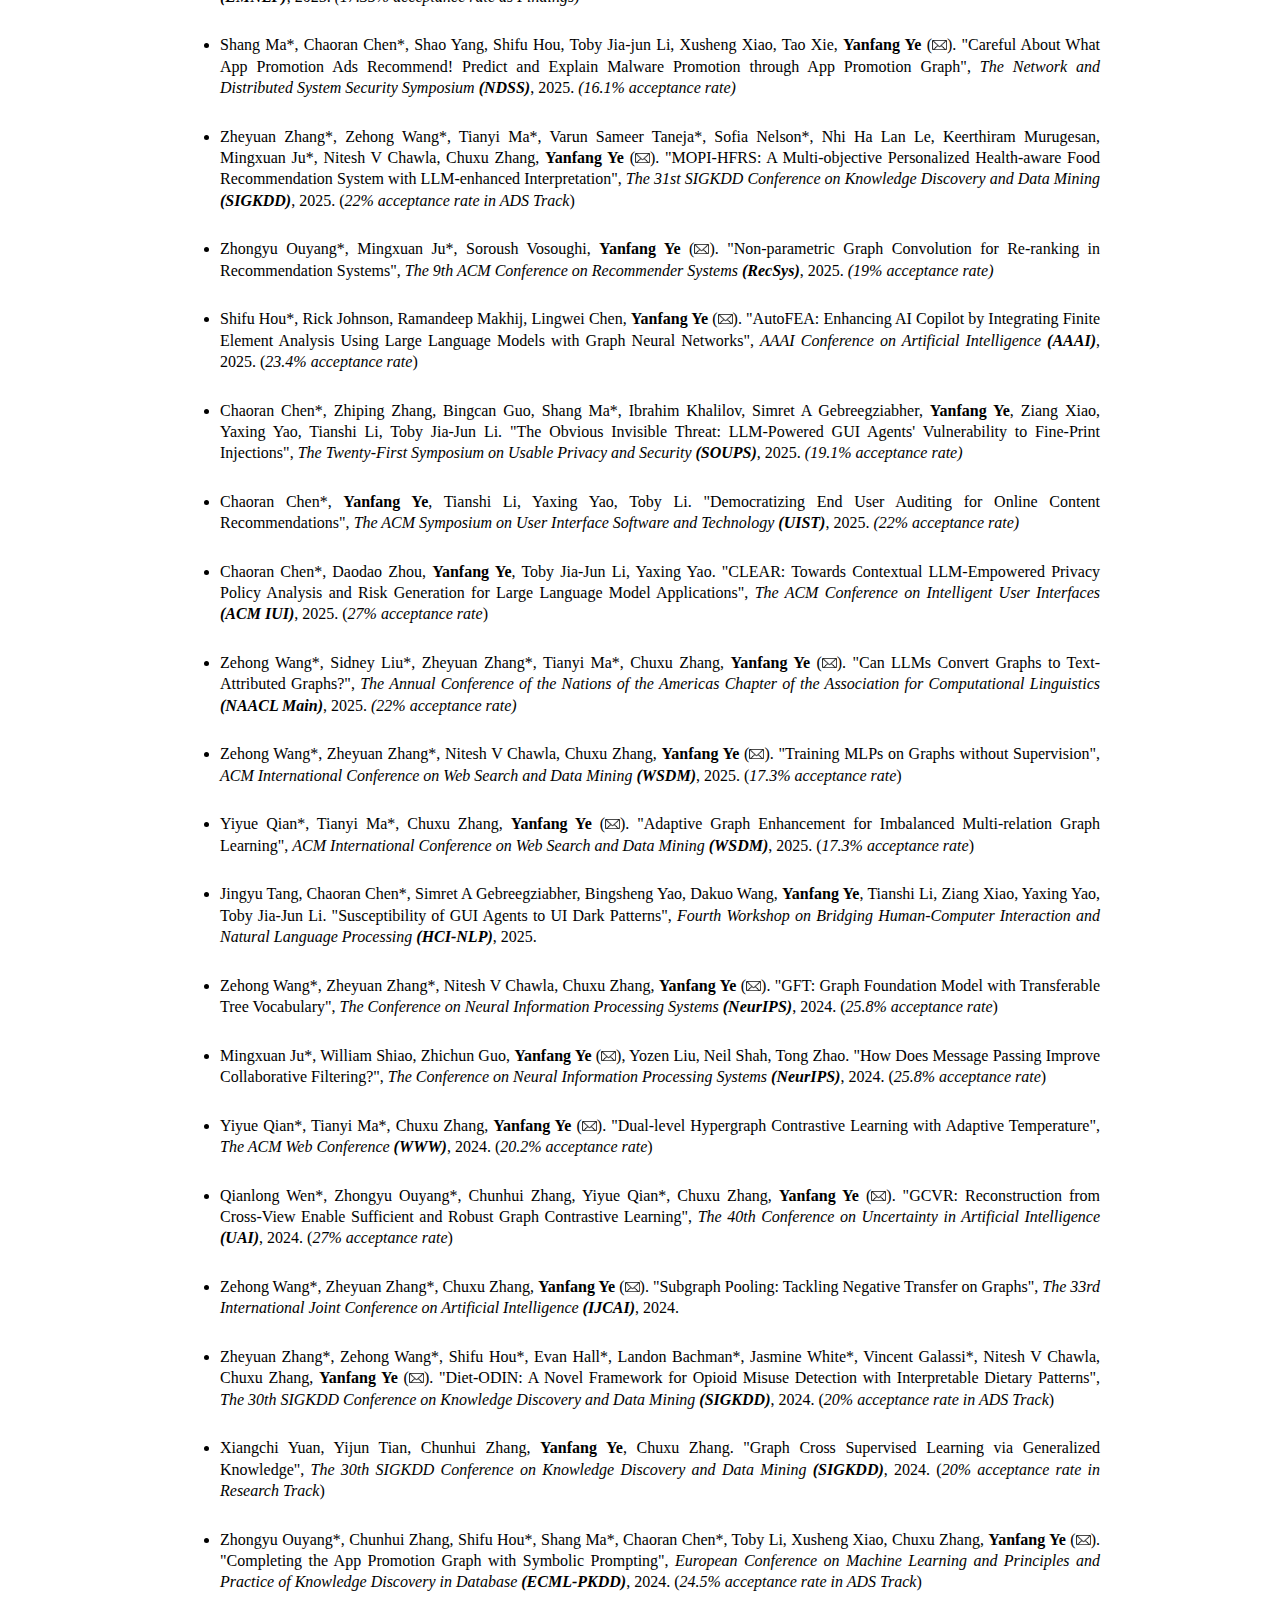
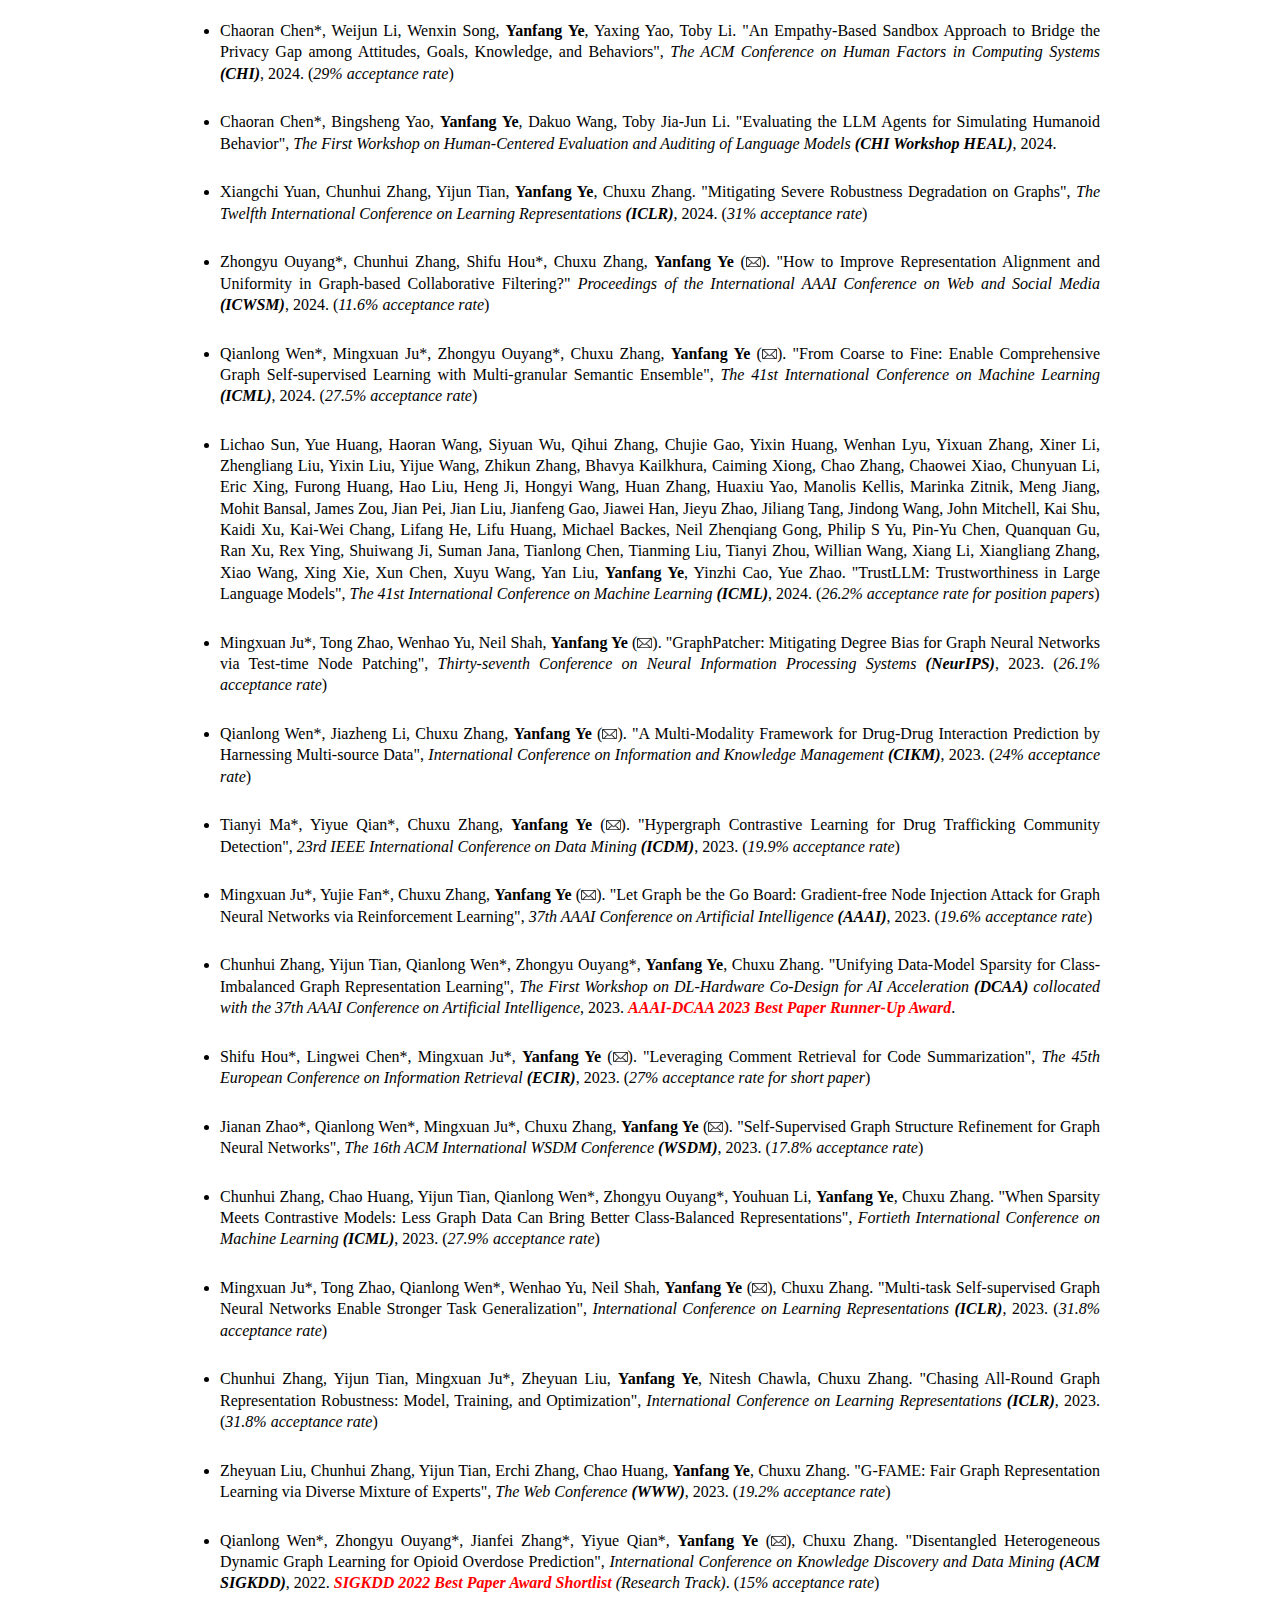
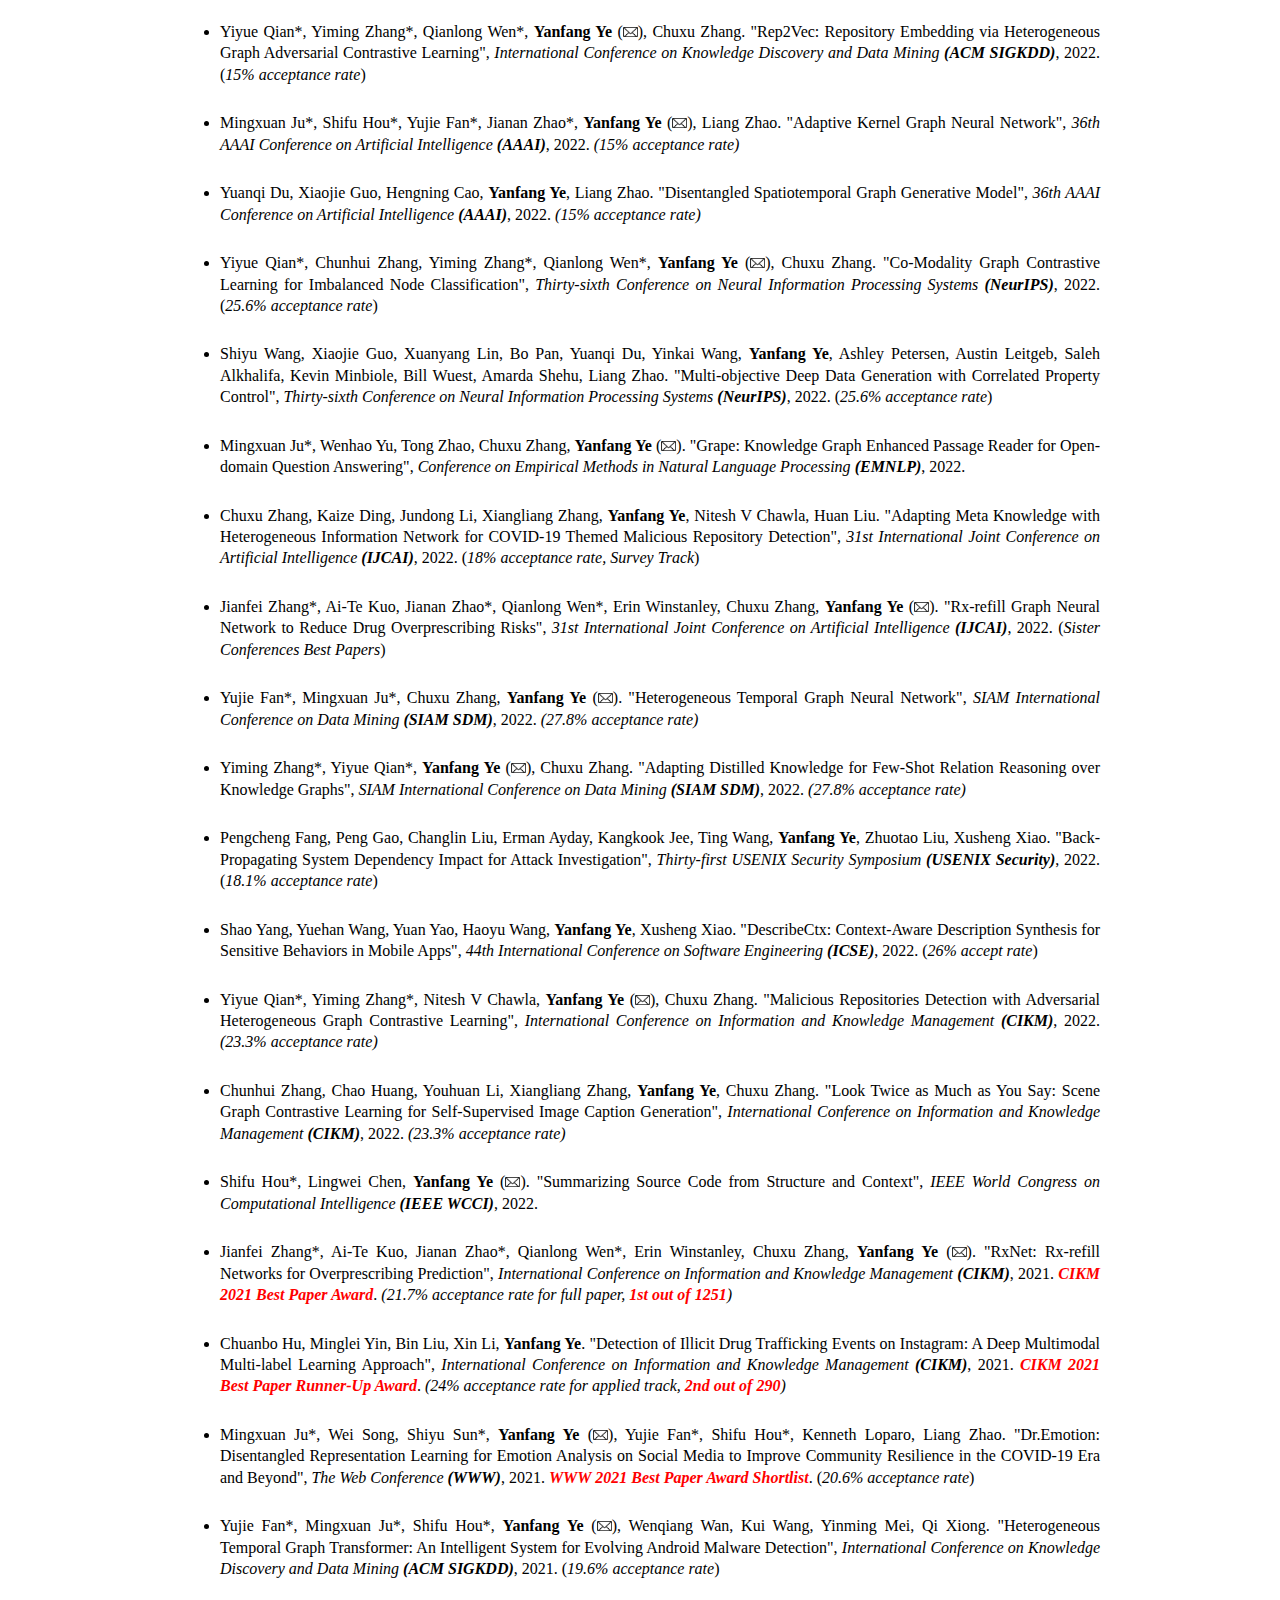
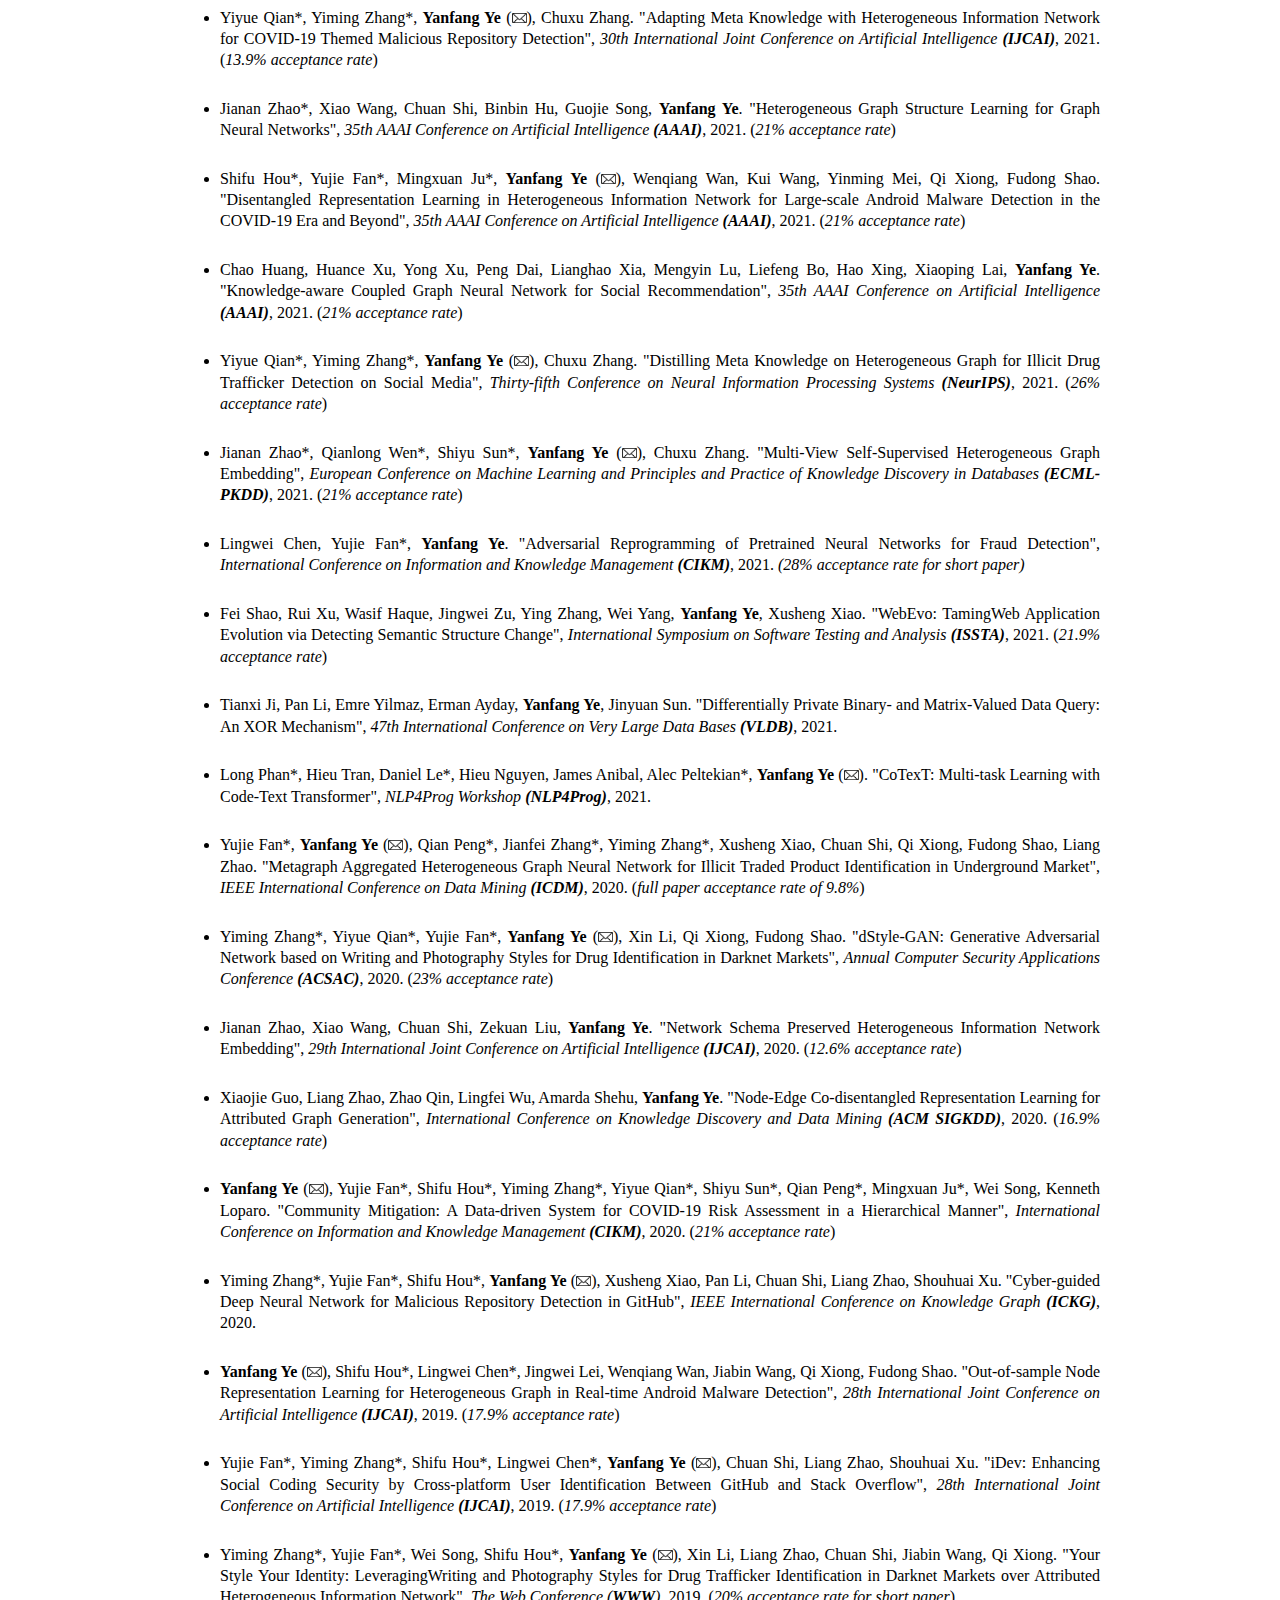
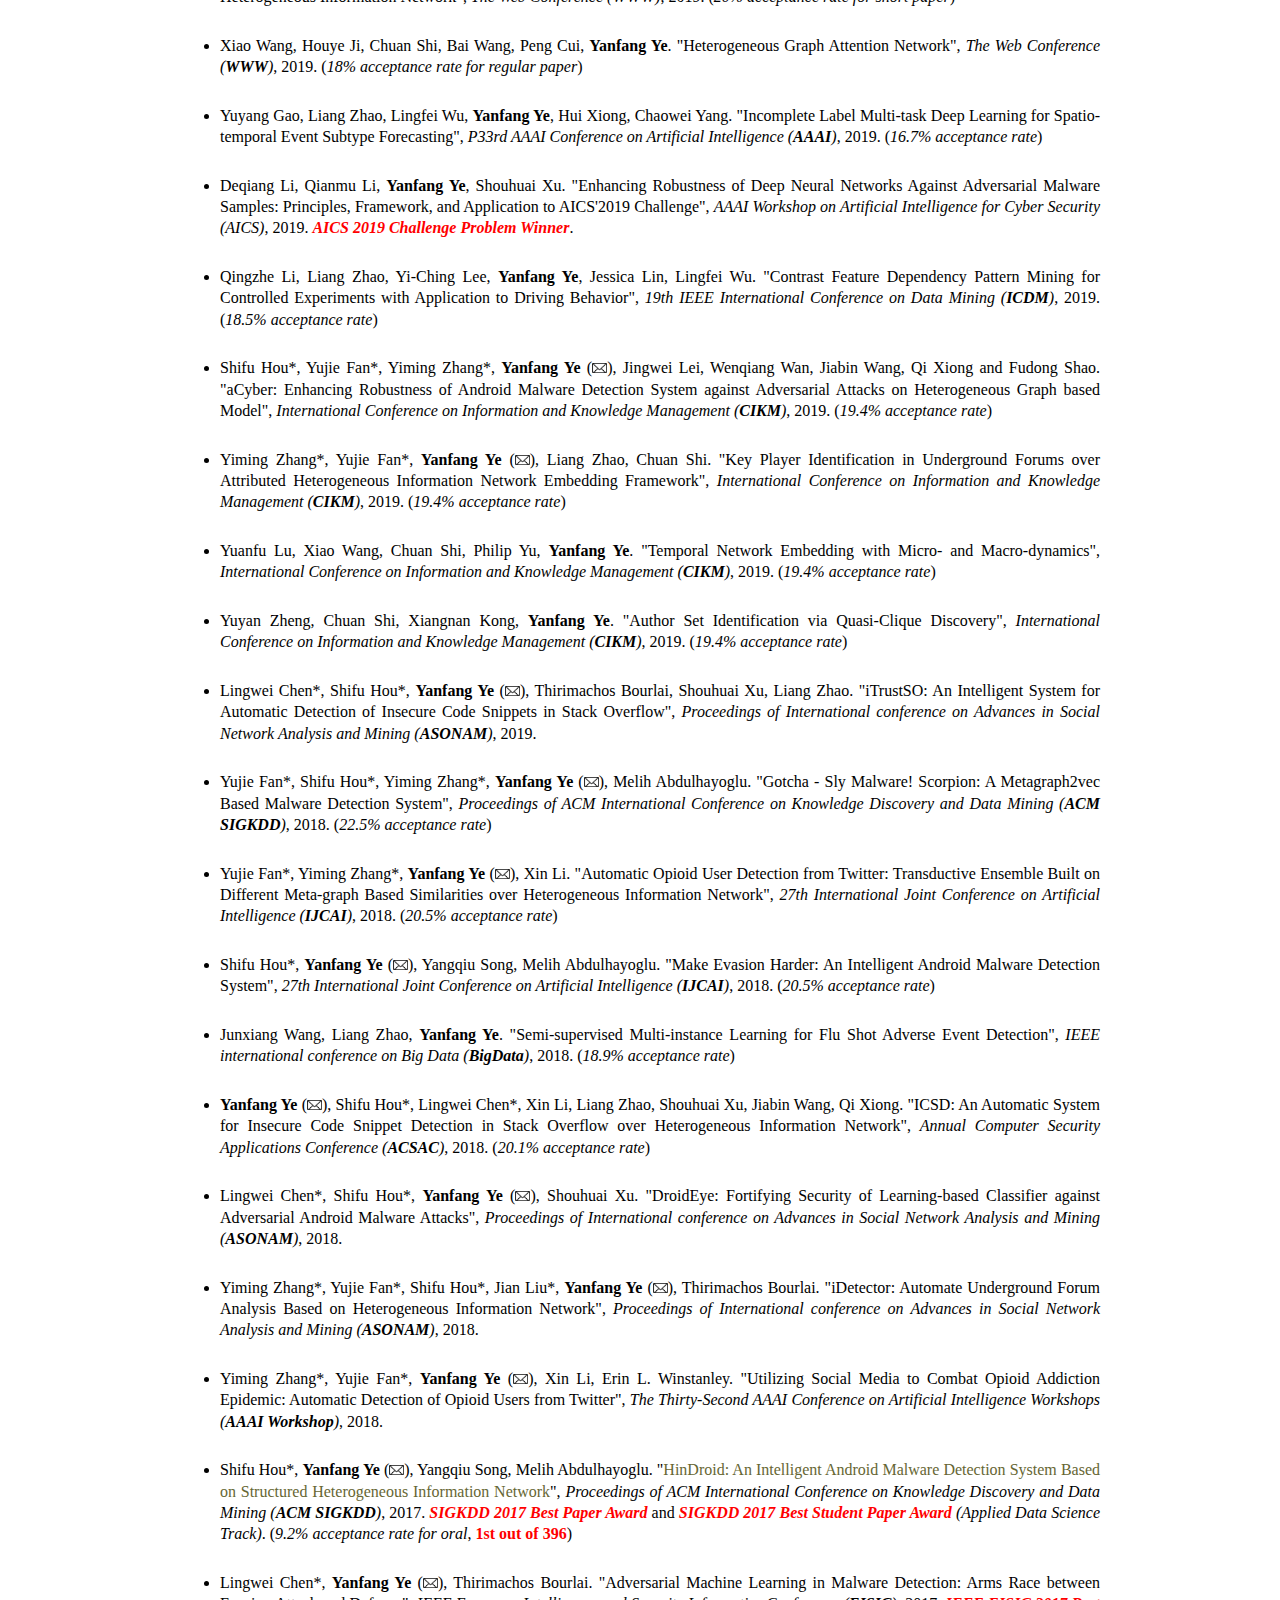
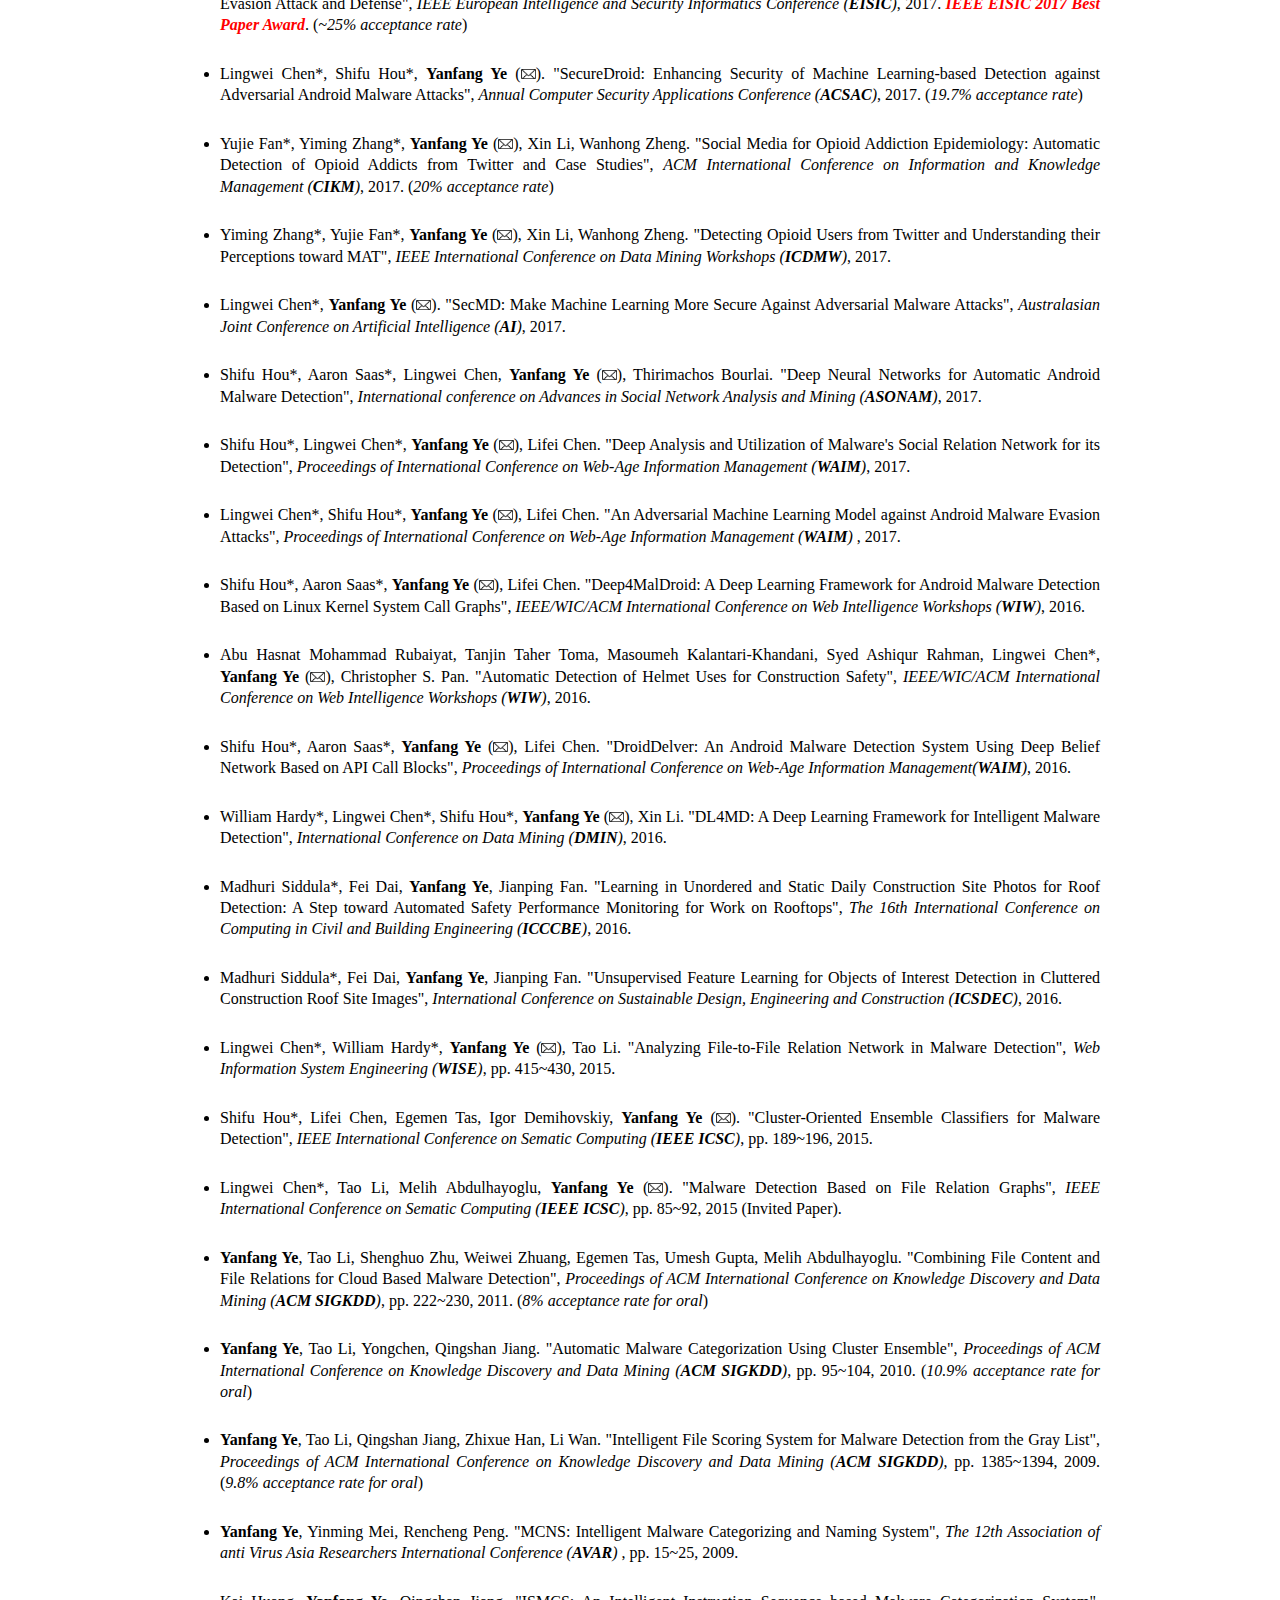
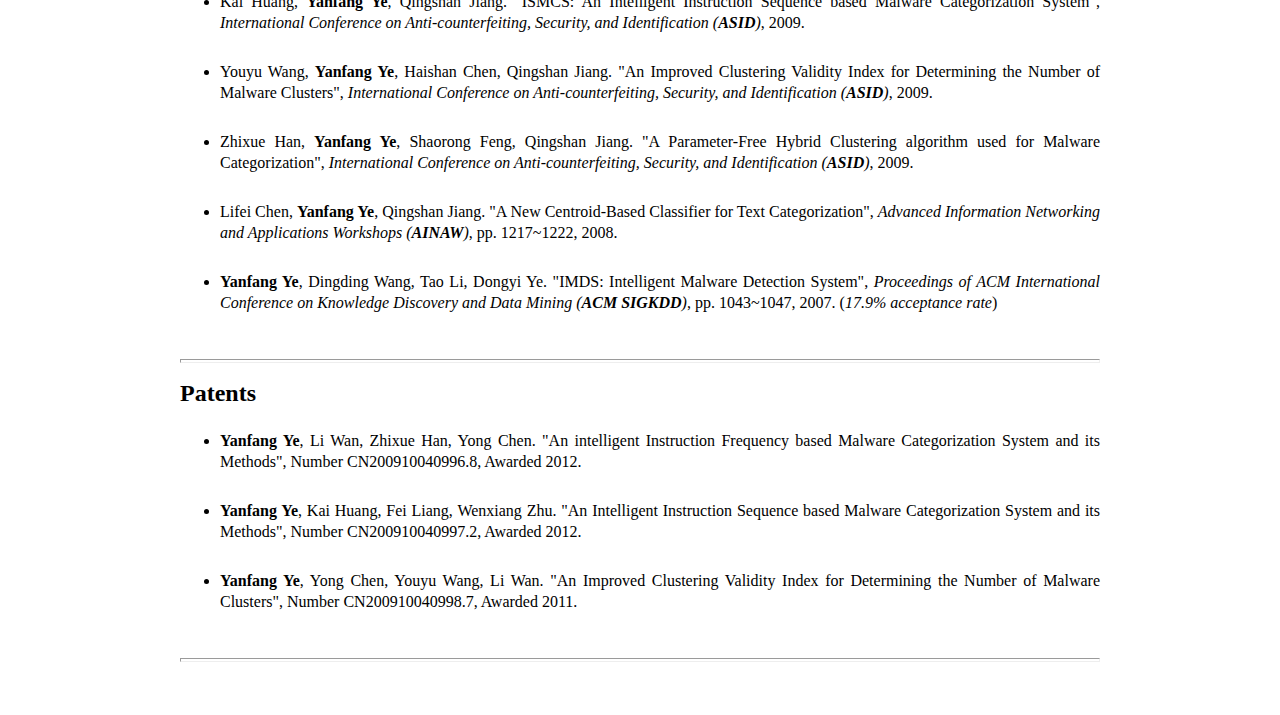
<file: publications.html>
<!DOCTYPE html PUBLIC "-//W3C//DTD XHTML 1.0 Strict//EN" "http://www.w3.org/TR/xhtml1/DTD/xhtml1-strict.dtd">
<html><head>
  <meta http-equiv="content-type" content="text/html; charset=windows-1252">
  <meta name="Description" content="Dr. Yanfang Ye's Homepage ">
  <meta name="Title" content="Dr. Yanfang Ye's Homepage ">
  <title>Yanfang Ye's publications page</title>
  <link rel="stylesheet" type="text/css" href="">

  <style type="text/css" title="layout" media="screen"> 
  @import url("files/style.css"); .style3 {font-size: 9pt; color: #000099; font-weight: bold;}
.style5 {
	font-style: italic;
	font-size: 12px;
	font-family: Arial, Helvetica, sans-serif;
}
  </style>
</head>

<body alink="#FF0000" link="#0000FF" text="#000000" vlink="#A020F0">
<div id="content">
<div id="box">
<ul id="menu1">
<li><a href="contact.html" title="Contact"><font size="+0.8"><strong>Contact</strong></font></a></li>
<li><a href="outreach.html" title="Outreach"><font size="+0.8"><strong>Outreach</strong></font></a></li>
<li><a href="teaching.html" title="Teaching"><font size="+0.8"><strong>Teaching</strong></font></a></li>
<li><a href="students.html" title="Students"><font size="+0.8"><strong>Students</strong></font></a></li>
<li><a href="publications.html" title="Publications"><font size="+0.8"><strong>Publications</strong></font></a></li>
<li><a href="research.html" title="Research"><font size="+0.8"><strong>Research</strong></font></a></li>
<li><a href="aboutme.html" title="About Me"><font size="+0.8"><strong>About Me</strong></font></a></li>
<li><a href="http://yes-lab.org" title="Home"><font size="+0.8"><strong>Home</strong></font></a></li>
</ul>
	
<div style="font-size:16px;width:300;text-align:justify;text-justify:inter-ideograph">
<h2>Peer-reviewed Publications</h2>
<h3><a href="https://scholar.google.com/citations?user=egjr888AAAAJ&hl=en">Google Scholar</a></h3>
	
* <em>denotes that the author is my student/postdoc; <img id="_x0000_i1039" src="files/email.png" border="0" height="10" width="15"> denotes the corresponding author. </em> <br><br>

<font color="red"><strong>I and my research group are very passionate about developing novel yet elegant techniques to solve real-world problems that generate broader impacts.</strong> </font> 
By harnessing large-scale, multi-source, multi-modality data, we discover new research problems, propose novel machine learning models, and develop advanced AI techniques for real-world driven applications in cybersecurity and public health. More specifically, we strive to (1) advance knowledge and science in graph learning, trustworthy LLMs, and multimodal learning, (2) bridge AI/ML and cybersecurity concentrating on AI security and safety, large-scale malware detection, and the study of the evolving underground ecosystem, and (3) develop AI and data-driven techniques to combat the opioid crisis and infectious disease outbreaks. Integrating humanity and technology, <strong>our long-term goal of research</strong> is to advance capabilities and trustworthiness of AI i) to provide state-of-the-art innovations to secure cyberspace for its users, and ii) to improve health and well-being of people around the world. <br><br>
Our reserach has resulted in over 180 publications on the top-rank venues in the fields of  artificial intelligence, machine learning, data mining, and cybersecurity (e.g., <em>ACM CSUR, IEEE TNNLS, IEEE TKDE, IEEE TSMC, SIGKDD, ICDM, CIKM, WWW, NeurIPS, ICLR, ICML, ACL, NAACL, AAAI, IJCAI, USENIX Security, NDSS, ACSAC</em>), including <strong><em>10 Best Paper (Candidate) Awards</em></strong>, such as the <em><strong>AAAI-DCAA 2023 Best Paper Runner-Up Award</strong></em>, the <em><strong> SIGKDD 2022 Best Paper Award Shortlist</strong></em> <em> (Research Track)</em>, the <strong><em>ACM CIKM 2021 Best Paper Award</em></strong> <em>(Full Paper Track)</em>, the <strong><em>ACM CIKM 2021 Best Paper Runner-Up Award</em></strong> <em>(Applied Paper Track)</em>, the <em><strong> WWW 2021 Best Paper Award Shortlist</strong></em>, the <em><strong>AICS 2019 Challenge Problem Winner</strong></em>, the <em><strong> SIGKDD 2017 Best Paper Award</strong></em> and <em><strong> SIGKDD 2017 Best Student Paper Award</strong></em> <em> (Applied Data Science Track)</em>. 
<br><br>

<hr size="4" />

<div style="font-size:16px;width:300;text-align:justify;text-justify:inter-ideograph">


	
<h2>Book Chapters</h2>
<ul>
 <li><strong>Yanfang Ye</strong>. &quot;Intelligent Malware Detection by Applying Data Mining Techniques&quot;, In T. Li eds., <em><strong>Data Mining Where Theory Meets Practice</strong></em>, Xiamen University Press, 2013, ISBN 978-7-5615-4294-1. </li>
</ul>
<br>

<hr size="4" />
<h2>Journal Publications</h2>
<ul>
	
<li>Chuanbo Hu, Bin Liu, Xin Li, <strong>Yanfang Ye</strong>, Minglei Yin. "Knowledge-prompted ChatGPT: Enhancing drug trafficking detection on social media", <strong><em>Information & Management</em></strong>, 2024. </li>	<br>
	
<li>Chuanbo Hu, Bin Liu, <strong>Yanfang Ye</strong>, Xin Li. "Fine-grained Classification of Drug Trafficking Based on Instagram Hashtags", <strong><em>Decision Support Systems</em></strong>, 2023.   </li>	<br>
	
<li>Bo Yan, Cheng Yang, Chuan Shi, Yong Fang, Qi Li, <strong>Yanfang Ye</strong>, Junping Du. "Graph Mining for Cybersecurity: A Survey", <strong><em>ACM Transactions on Knowledge Discovery from Data (TKDD)</em></strong>, 2023.   </li>	<br>

	
<li>Chunhui Zhang, Hongfu Liu, Jundong Li, <strong>Yanfang Ye</strong>, Chuxu Zhang. "Mind the Gap: Mitigating the Distribution Gap in Graph Few-shot Learning", <strong><em>Transactions on Machine Learning Research (TMLR)</em></strong>, 2023.   </li>	<br>
	
<li>Xiao Wang, Deyu Bo, Chuan Shi, Shaohua Fan, <strong>Yanfang Ye</strong>, Phillip Yu. "A Survey on Heterogeneous Graph Embedding: Methods, Techniques, Applications and Sources", <strong><em>IEEE Transactions on Big Data (TBD)</em></strong>, 2022.   </li><br>
	
<li>Deqiang Li, Qianmu Li, <strong>Yanfang Ye</strong>, Shouhuai Xu. "Arms Race in Adversarial Malware Detection: A Survey", <strong><em>ACM Computing Surveys (CSUR)</em></strong>, 2021.   </li><br>

<li>Chuanbo Hu, Minglei Zhang, Bin Liu, Xin Li, <strong>Yanfang Ye</strong>. "Identifying Illicit Drug Dealers on Instagram with Large-scale and Multimodal Data Fusion", <strong><em>ACM Transactions on Intelligent Systems and Technology (TIST)</em></strong>, 2021.   </li><br>

<li>Ruijia Wang, Chuan Shi, Tianyu Zhao, Xiao Wang, <strong>Yanfang Ye</strong>. "Heterogeneous Information Network Embedding with Adversarial Disentangler", <strong><em>IEEE Transactions on Knowledge and Data Engineering (TKDE)</em></strong>, 2021.   </li><br>	
	
<li>Deqiang Li, Qianmu Li, <strong>Yanfang Ye</strong>, Shouhuai Xu. "A Framework for Enhancing Deep Neural Networks against Adversarial Malware", <strong><em>IEEE Transactions on Network Science and Engineering (TNSE)</em></strong>, 2021.   </li><br>
	
<li>Liang Zhao, Yuyang Gao, Jieping Ye, Feng Chen, <strong>Yanfang Ye</strong>, Chang-Tien Lu, Naren Ramakrishnan. "Spatio-temporal Event Forecasting Using Incremental Multi-source Feature Learning", <strong><em>ACM Transactions on Knowledge Discovery from Data (TKDD)</em></strong>, 2021.   </li><br>
<li>Yiding Zhang, Xiao Wang, Chuan Shi, Xunqiang Jiang, <strong>Yanfang Ye</strong>. "Hyperbolic Graph Attention Network", <strong><em>IEEE Transactions on Big Data (TBD)</em></strong>, 2021.   </li><br>
<li><strong>Yanfang Ye</strong> (<img id="_x0000_i1039" src="files/email.png" border="0" height="10" width="15">), Yujie Fan*, Shifu Hou*, Yiming Zhang*, Yiyue Qian*, Shiyu Sun*, Qian Peng*, Mingxuan Ju*, Wei Song, Kenneth Loparo. &quot;a-Satellite: An AI-driven System and Benchmark Datasets for Dynamic COVID-19 Risk Assessment in the United States&quot;, <strong><em>IEEE Journal of Biomedical and Health Informatics (J-BHI)</em></strong>, 2020. <font color="red"><em><strong>MetroLab Innovation of the Month</strong></em></font>. </li><br>
<li>Jianfei Zhang*, Lifei Chen, <strong>Yanfang Ye</strong>, Gongde Guo, Rongbo Chen, Alain Vanasse, Shengrui Wang. "Survival Neural Networks for Time-to-event Prediction in Longitudinal Study", <strong><em>Knowledge and Information Systems (KAIS)</em></strong>, 2020.   </li><br>
<li>Xuan Xu, <strong>Yanfang Ye</strong>, Xin Li. "Joint Demosaicing and Super-Resolution (JDSR): Network Design and Perceptual Optimization", <strong><em>IEEE Transactions on Computational Imaging (TCI)</em></strong>, 2020.   </li><br>	
<li>Liang Zhao, Feng Chen, <strong>Yanfang Ye</strong>. "Efficient Learning with Exponentially-Many Conjunctive Precursors for Interpretable Spatial Event Forecasting", <strong><em>IEEE Transactions on Knowledge and Data Engineering (TKDE)</em></strong>, 2019.   </li><br>
<li>Qingzhe Li, Amir Alipour-Fanid, Martin Slawski, <strong>Yanfang Ye</strong>, Lingfei Wu, Kai Zeng, Liang Zhao. "Large-scale Cost-aware Classification Using Feature Computational Dependencies", <strong><em>IEEE Transactions on Knowledge and Data Engineering (TKDE)</em></strong>, 2019.   </li><br>
<li>Junxiang Wang, Liang Zhao, <strong>Yanfang Ye</strong>, Yuji Zhang. &quot;Adverse Event Detection by Integrating Twitter Data and VAERS&quot;, <strong><em>Journal of Biomedical Semantics</em></strong>, 9(19), 2018.   </li><br>
<li><strong> Yanfang Ye</strong>, Tao Li, Donald Adjeroh, S. Sitharama Iyengar. &quot;A Survey on Malware Detection Using Data Mining Techniques&quot;, <strong><em>ACM Computing Surveys (ACM CSUR)</em></strong>, Vol. 50, Issue 3, Article No. 41, 2017.   </li><br>
<li><strong>Yanfang Ye</strong> (<img id="_x0000_i1039" src="files/email.png" border="0" height="10" width="15">), Lingwei Chen*, Shifu Hou*, William Hardy*, Xin Li. &quot;DeepAM: A Heterogeneous Deep Learning Framework for Intelligent Malware Detection&quot;, <strong><em>Knowledge and Information Systems (KAIS)</em></strong>, Vol. PP (52): 1~21, 2017.   </li><br>
<li>Gongde Guo, Lifei Chen, <strong> Yanfang Ye</strong>, Qingshan Jiang. &quot;Cluster Validation Method for Determining the Number of Clusters in Categorical Sequences&quot;, <strong><em>IEEE Transactions on Neural Networks and Learning Systems</em></strong>, Vol. PP (99): 1-13, 2016. </li><br>
<li>Ming Ni, Tao Li, Qianmu Li, Hong Zhang, <strong> Yanfang Ye</strong>, Qingshan Jiang. &quot;FindMal: A File-to-file Social Network Based Malware Detection Framework&quot;, <strong><em>Knowledge-Based Systems</em></strong>, 112: 142-151, 2016.  </li><br>
<li>Yujie Fan*, <strong> Yanfang Ye</strong>, Lifei Chen. &quot;Malicious Sequential Pattern  Mining for Automatic Malware Detection&quot;, <strong><em>Expert  Systems with Applications</em></strong>, Vol. 52, pp. 16~25, 2016. </li><br>
<li>Madhuri Siddula*, Fei Dai, <strong> Yanfang Ye</strong>, Jianping Fan. &quot;Classifying Construction Site Photos for Roof Detection: A Machine-Learning Method towards Automated Measurement of Safety Performance on Roof Sites&quot;, <strong><em>Construction Innovation</em></strong>, 16(3), pp. 368~389, 2016. </li><br>
<li><strong>Yanfang Ye</strong> (<img id="_x0000_i1039" src="files/email.png" border="0" height="10" width="15">), Tao Li, Haiyin Shen. &quot;Soter: Smart Bracelets for Children's Safety&quot;, <em><strong>ACM Transactions on Intelligent Systems and Technology </strong></em>, Vol.6, No. 4, Article  46, 2015.  </li><br>
<li>Lifei Chen, <strong>Yanfang Ye</strong>, Gongde Guo, Jianping Zhu. &quot;Kernel-based linear classification on  categorical data&quot;, <strong><em>Soft Computing</em></strong>, pp. 1~13, 2015.</li><br>
<li> Weiwei Zhuang, <strong>Yanfang Ye</strong>, Yong Chen, Tao Li. "Ensemble Clustering for Internet Security Applications", <em><strong>IEEE Transactions on Systems, Man and Cybernetics-Part C: Applications and Reviews</strong></em>, Vol 42, pp. 1784~1796, 2012.   </li>
<br>
<li> Weiwei Zhuang, <strong>Yanfang Ye</strong>, Tao Li, Qingshan Jiang. "Intelligent phishing website detection using classification ensemble", <em><strong>Systems Engineering - Theory &amp; Practice</strong></em>, Vol. 31, issue (10): 2008-2020, 2011.</li>
<br>
<li><strong>Yanfang Ye</strong>, Tao Li, Qingshan Jiang, Youyu Wang. 
"CIMDS: Adapting post-processing techniques of associative 
classification for malware detection system", <em><strong>IEEE Transactions on Systems, Man and Cybernetics-Part C: Applications and Reviews</strong></em>, Vol 40, pp. 298~307, 2010.  </li>
<br>
<li><strong>Yanfang Ye</strong>, Lifei Chen, Dingding Wang, Tao Li, 
Qingshan Jiang, Min Zhao. "SBMDS: an interpretable string based malware 
detection system using SVM ensemble with bagging", <em><strong>Journal in Computer Virology</strong></em>, Vol 5, pp. 283~293, 2009.  </li>
<br>
<li><strong>Yanfang Ye</strong>, Tao Li, Kai Huang, Qingshan Jiang, Yong
 Chen. "Hierarchical Associative Classifier (HAC) for Malware Detection 
from the Large and Imbalanced Gray List", <em><strong>Journal of Intelligent Information Systems</strong></em>, Vol 35, pp. 1~20, 2009.   </li>
<br>
<li> Weiwei Zhuang, <strong>Yanfang Ye</strong>, Qingshan Jiang, Zhixue Han. "Application of Incremental Associative Classification Method in Malware Detection", <em><strong>Computer Engineering</strong></em>, 35 (4): 159-161, 2009.   </li>
<br>
<li> <strong>Yanfang Ye</strong>, Dingding Wang, Tao Li, Dongyi Ye, Qingshan Jiang. "An Intelligent PE-Malware Detection System Based on Association Mining", <em><strong>Journal in Computer Virology</strong></em>, Vol 4, pp. 323~334, 2008.   </li>
</ul>
<br>

<hr size="4">

<h2>Conference Publications</h2>
<ul>
	
<li>Kaiwen Shi*, Zheyuan Zhang*, Zhengqing Yuan*, Keerthiram Murugesan, Vincent Galassi*, Chuxu Zhang, <strong>Yanfang Ye</strong> (<img id="_x0000_i1039" src="files/email.png" border="0" height="10" width="15">). "NG-Router: Graph-Supervised Multi-Agent Collaboration for Nutrition Question Answering", <em> The 19th Conference of the European Chapter of the Association for Computational Linguistics <strong>(EACL)</strong></em>, 2026. <em>(20.1% acceptance rate as Main)</em> </li>	<br>
	
<li>Zheyuan Zhang*, Lin Ge, Hongjiang Li, Weicheng Zhu, Chuxu Zhang,  <strong>Yanfang Ye</strong> (<img id="_x0000_i1039" src="files/email.png" border="0" height="10" width="15">). "MAPRO: Recasting Multi-Agent Prompt Optimization as Maximum a Posteriori Inference", <em> The 19th Conference of the European Chapter of the Association for Computational Linguistics <strong>(EACL)</strong></em>, 2026. <em>(16.1% acceptance rate as Findings)</em> </li>	<br>
	
<li>Yiyang Li*, Zehong Wang*, Zhengqing Yuan*, Zheyuan Zhang*, Keerthiram Murugesan, Chuxu Zhang,  <strong>Yanfang Ye</strong> (<img id="_x0000_i1039" src="files/email.png" border="0" height="10" width="15">). "Interpretable Graph-Language Modeling for Detecting Youth Illicit Drug Use", <em> The 19th Conference of the European Chapter of the Association for Computational Linguistics <strong>(EACL)</strong></em>, 2026. <em>(16.1% acceptance rate as Findings)</em> </li>	<br>
	
<li>Jiachi Zhao, Zehong Wang*, Yamei Liao, Chuxu Zhang, <strong>Yanfang Ye</strong> (<img id="_x0000_i1039" src="files/email.png" border="0" height="10" width="15">). "Controllable Graph Generation with Diffusion Models via Inference-Time Tree Search Guidance", <em> The ACM Web Conference <strong>(WWW)</strong></em>, 2026. <em>(20.1% acceptance rate)</em> </li>	<br>
	
<li>Han Bao*, Yue Huang, Xiangliang Zhang, <strong>Yanfang Ye</strong> (<img id="_x0000_i1039" src="files/email.png" border="0" height="10" width="15">). "IntraAI: Bridging Human-AI Understanding Through Intelligent Interface Design", <em> The ACM Web Conference <strong>(WWW Demo Track)</strong></em>, 2026.  </li>	<br>
	
<li>Xiaoyu Ma, Zhengqing Yuan*, Zheyuan Zhang*, Kaiwen Shi*, Lichao Sun,  <strong>Yanfang Ye</strong> (<img id="_x0000_i1039" src="files/email.png" border="0" height="10" width="15">). "BLURR: A Boosted Low-Resource Inference for Vision-Language-Action Model", <em> The ACM Web Conference <strong>(WWW Demo Track)</strong></em>, 2026.  </li>	<br>
	
<li>Yunhong He, Zhengqing Yuan*, Weixiang Sun*, Yiyang Li*, Yixin Liu, <strong>Yanfang Ye</strong>, Lichao Sun. "Vision-MoR: Scaling Vision Transformer via Patch-Level Mixture-of-Recursions", <em>AAAI Conference on Artificial Intelligence <strong>(AAAI)</strong></em>, 2026. (<em>17.6% acceptance rate</em>) </li><br>
	
<li>Yunhong He, Zhengqing Yuan*, Zhengzhong Tu, <strong>Yanfang Ye</strong>, Lichao Sun. "DreamLand: Real-Time Interactive 4D Scene Generation", <em>AAAI Conference on Artificial Intelligence <strong>(AAAI Demo Track)</strong></em>, 2026. (<em>28.5% acceptance rate for Demo Track</em>) </li><br>
	
<li>Jingyu Tang, Chaoran Chen*, Jiawen Li, Zhiping Zhang, Bingcan Guo, Ibrahim Khalilov, Simret Gebreegziabher, Bingsheng Yao, Dakuo Wang, <strong>Yanfang Ye</strong>, Tianshi Li, Ziang Xiao, Yaxing Yao, Toby Li. "Dark Patterns Meet GUI Agents: LLM Agent Susceptibility to Manipulative Interfaces and the Role of Human Oversight", <em>ACM Conference on Human Factors in Computing Systems <strong>(CHI)</strong></em>, 2026. (<em>25.3% acceptance rate</em>) </li><br>
	
<li>Jiayi Ye, Chaoran Chen*, Yue Huang, <strong>Yanfang Ye</strong>, Toby Li, Xiangliang Zhang. "My Favorite Streamer is an LLM: Discovering, Bonding, and Co-Creating in AI VTuber Fandom", <em>ACM Conference on Human Factors in Computing Systems <strong>(CHI)</strong></em>, 2026. (<em>25.3% acceptance rate</em>) </li><br>
	
<li>Tianyi Ma*, Yiyue Qian, Zehong Wang*, Zheyuan Zhang*, Shinan Zhang, Chuxu Zhang, <strong>Yanfang Ye</strong> (<img id="_x0000_i1039" src="files/email.png" border="0" height="10" width="15">). "Hypergraph Representation Learning with Adaptive Broadcasting and Receiving", <em>The 25th IEEE International Conference on Data Mining <strong>(ICDM)</strong></em>, 2025. <font color="red"><em><strong>ICDM 2025 Best Paper Award Finalist</strong></em></font>. <em>(13.5% acceptance rate of full papers)</em> </li>	<br>
	
<li>Tianyi Ma*, Yiyue Qian, Zheyuan Zhang*, Zehong Wang*, Xiaoye Qian, Feifan Bai, Yifan Ding, Xuwei Luo, Shinan Zhang, Keerthiram Murugesan, Chuxu Zhang,  <strong>Yanfang Ye</strong> (<img id="_x0000_i1039" src="files/email.png" border="0" height="10" width="15">). "AutoData: A Multi-Agent System for Open Web Data Collection", <em>The Thirty-ninth Annual Conference on Neural Information Processing Systems <strong>(NeurIPS)</strong></em>, 2025. (<em>24.52% acceptance rate</em>) </li><br>
	
<li>Zehong Wang*, Zheyuan Zhang*, Tianyi Ma*, Chuxu Zhang, <strong>Yanfang Ye</strong> (<img id="_x0000_i1039" src="files/email.png" border="0" height="10" width="15">). "Scalable Graph Generative Modeling via Substructure Sequences", <em>The Thirty-ninth Annual Conference on Neural Information Processing Systems <strong>(NeurIPS)</strong></em>, 2025. (<em>24.52% acceptance rate</em>) </li><br>
	
<li>Zehong Wang*, Zheyuan Zhang*, Tianyi Ma*, Nitesh Chawla, Chuxu Zhang,  <strong>Yanfang Ye</strong> (<img id="_x0000_i1039" src="files/email.png" border="0" height="10" width="15">). "Neural Graph Pattern Machine", <em>The International Conference on Machine Learning <strong>(ICML)</strong></em>, 2025. (<em>26.9% acceptance rate</em>) </li><br>
	
<li>Zehong Wang*, Zheyuan Zhang*, Tianyi Ma*, Nitesh Chawla, Chuxu Zhang,  <strong>Yanfang Ye</strong> (<img id="_x0000_i1039" src="files/email.png" border="0" height="10" width="15">). "Towards Learning Generalities Across Graphs via Task-trees", <em>The International Conference on Machine Learning <strong>(ICML)</strong></em>, 2025. (<em>26.9% acceptance rate</em>) </li><br>
	
<li>Jiazheng Li, Lu Yu, Qing Cui, Zhiqiang Zhang, Jun Zhou, <strong>Yanfang Ye</strong> (<img id="_x0000_i1039" src="files/email.png" border="0" height="10" width="15">), Chuxu Zhang. "MASS: Mathematical Data Selection via Skill Graphs for Pretraining Large Language Models", <em>The International Conference on Machine Learning <strong>(ICML)</strong></em>, 2025. (<em>26.9% acceptance rate</em>) </li><br>
	
<li>Zheyuan Zhang*, Yiyang Li*, Nhi Ha Lan Le, Zehong Wang*, Tianyi Ma*, Vincent Galassi*, Keerthiram Murugesan, Nuno Moniz, Werner Geyer, Nitesh V Chawla, Chuxu Zhang,  <strong>Yanfang Ye</strong> (<img id="_x0000_i1039" src="files/email.png" border="0" height="10" width="15">). "NGQA: A Nutritional Graph Question Answering Benchmark for Personalized Health-aware Nutritional Reasoning", <em>The 63rd Annual Meeting of the Association for Computational Linguistics <strong>(ACL Main)</strong></em>, 2025. <em>(20.3% acceptance rate)</em> </li><br>
	
	
<li>Tianyi Ma*, Yiyue Qian*, Zehong Wang*, Zheyuan Zhang*, Chuxu Zhang,  <strong>Yanfang Ye</strong> (<img id="_x0000_i1039" src="files/email.png" border="0" height="10" width="15">). "LLM-Empowered Class Imbalanced Graph Prompt Learning for Online Drug Trafficking Detection", <em>The 63rd Annual Meeting of the Association for Computational Linguistics <strong>(ACL Findings)</strong></em>, 2025.  <em>(26.9% acceptance rate)</em></li><br>
	
	
<li>Shang Ma*, Tianyi Ma*, Jiahao Liu, Wei Song, Zhenkai Liang, Xusheng Xiao, <strong>Yanfang Ye</strong> (<img id="_x0000_i1039" src="files/email.png" border="0" height="10" width="15">). "PsyScam: A Benchmark for Psychological Techniques in Real-World Scams", <em>The 2025 Conference on Empirical Methods in Natural Language Processing <strong>(EMNLP)</strong></em>, 2025. <em>(17.35% acceptance rate as Findings)</em></li><br>
	
<li>Shang Ma*, Chaoran Chen*, Shao Yang, Shifu Hou, Toby Jia-jun Li, Xusheng Xiao, Tao Xie, <strong>Yanfang Ye</strong> (<img id="_x0000_i1039" src="files/email.png" border="0" height="10" width="15">). "Careful About What App Promotion Ads Recommend! Predict and Explain Malware Promotion through App Promotion Graph", <em>The Network and Distributed System Security Symposium <strong>(NDSS)</strong></em>, 2025. <em>(16.1% acceptance rate)</em> </li><br>
	
	
<li>Zheyuan Zhang*, Zehong Wang*, Tianyi Ma*, Varun Sameer Taneja*, Sofia Nelson*, Nhi Ha Lan Le, Keerthiram Murugesan, Mingxuan Ju*, Nitesh V Chawla, Chuxu Zhang, <strong>Yanfang Ye</strong> (<img id="_x0000_i1039" src="files/email.png" border="0" height="10" width="15">). "MOPI-HFRS: A Multi-objective Personalized Health-aware Food Recommendation System with LLM-enhanced Interpretation", <em>The 31st SIGKDD Conference on Knowledge Discovery and Data Mining <strong>(SIGKDD)</strong></em>, 2025. (<em>22% acceptance rate in ADS Track</em>) </li>	<br>
	

<li>Zhongyu Ouyang*, Mingxuan Ju*, Soroush Vosoughi, <strong>Yanfang Ye</strong> (<img id="_x0000_i1039" src="files/email.png" border="0" height="10" width="15">). "Non-parametric Graph Convolution for Re-ranking in Recommendation Systems", <em>The 9th ACM Conference on Recommender Systems <strong>(RecSys)</strong></em>, 2025. <em>(19% acceptance rate)</em></li>	<br>
	
<li>Shifu Hou*, Rick Johnson, Ramandeep Makhij, Lingwei Chen,  <strong>Yanfang Ye</strong> (<img id="_x0000_i1039" src="files/email.png" border="0" height="10" width="15">). "AutoFEA: Enhancing AI Copilot by Integrating Finite Element Analysis Using Large Language Models with Graph Neural Networks", <em>AAAI Conference on Artificial Intelligence <strong>(AAAI)</strong></em>, 2025. (<em>23.4% acceptance rate</em>) </li>	<br>
	
<li>Chaoran Chen*, Zhiping Zhang, Bingcan Guo, Shang Ma*, Ibrahim Khalilov, Simret A Gebreegziabher, <strong>Yanfang Ye</strong>, Ziang Xiao, Yaxing Yao, Tianshi Li, Toby Jia-Jun Li. "The Obvious Invisible Threat: LLM-Powered GUI Agents' Vulnerability to Fine-Print Injections", <em>The Twenty-First Symposium on Usable Privacy and Security <strong>(SOUPS)</strong></em>, 2025. <em>(19.1% acceptance rate)</em> </li>	<br>
	
<li>Chaoran Chen*, <strong>Yanfang Ye</strong>, Tianshi Li, Yaxing Yao, Toby Li. "Democratizing End User Auditing for Online Content Recommendations", <em>The ACM Symposium on User Interface Software and Technology <strong>(UIST)</strong></em>, 2025. <em>(22% acceptance rate)</em> </li>	<br>
	
	
<li>Chaoran Chen*, Daodao Zhou, <strong>Yanfang Ye</strong>, Toby Jia-Jun Li, Yaxing Yao. "CLEAR: Towards Contextual LLM-Empowered Privacy Policy Analysis and Risk Generation for Large Language Model Applications", <em>The ACM Conference on Intelligent User Interfaces <strong>(ACM IUI)</strong></em>, 2025. (<em>27% acceptance rate</em>) </li>	<br>
	
<li>Zehong Wang*, Sidney Liu*, Zheyuan Zhang*, Tianyi Ma*, Chuxu Zhang, <strong>Yanfang Ye</strong> (<img id="_x0000_i1039" src="files/email.png" border="0" height="10" width="15">). "Can LLMs Convert Graphs to Text-Attributed Graphs?", <em>The Annual Conference of the Nations of the Americas Chapter of the Association for Computational Linguistics <strong>(NAACL Main)</strong></em>, 2025. <em>(22% acceptance rate)</em> </li><br>
	
<li>Zehong Wang*, Zheyuan Zhang*, Nitesh V Chawla, Chuxu Zhang, <strong>Yanfang Ye</strong> (<img id="_x0000_i1039" src="files/email.png" border="0" height="10" width="15">). "Training MLPs on Graphs without Supervision", <em>ACM International Conference on Web Search and Data Mining  <strong>(WSDM)</strong></em>, 2025. (<em>17.3% acceptance rate</em>) </li><br>		

	
<li>Yiyue Qian*, Tianyi Ma*, Chuxu Zhang, <strong>Yanfang Ye</strong> (<img id="_x0000_i1039" src="files/email.png" border="0" height="10" width="15">). "Adaptive Graph Enhancement for Imbalanced Multi-relation Graph Learning", <em>ACM International Conference on Web Search and Data Mining  <strong>(WSDM)</strong></em>, 2025. (<em>17.3% acceptance rate</em>) </li><br>
	
<li>Jingyu Tang, Chaoran Chen*, Simret A Gebreegziabher, Bingsheng Yao, Dakuo Wang, <strong>Yanfang Ye</strong>, Tianshi Li, Ziang Xiao, Yaxing Yao, Toby Jia-Jun Li. "Susceptibility of GUI Agents to UI Dark Patterns", <em>Fourth Workshop on Bridging Human-Computer Interaction and Natural Language Processing <strong>(HCI-NLP)</strong></em>, 2025.</li><br>
	
	
	
<li>Zehong Wang*, Zheyuan Zhang*, Nitesh V Chawla, Chuxu Zhang, <strong>Yanfang Ye</strong> (<img id="_x0000_i1039" src="files/email.png" border="0" height="10" width="15">). "GFT: Graph Foundation Model with Transferable Tree Vocabulary", <em>The Conference on Neural Information Processing Systems <strong>(NeurIPS)</strong></em>, 2024. (<em>25.8% acceptance rate</em>) </li><br>
	

<li>Mingxuan Ju*, William Shiao, Zhichun Guo, <strong>Yanfang Ye</strong> (<img id="_x0000_i1039" src="files/email.png" border="0" height="10" width="15">), Yozen Liu, Neil Shah, Tong Zhao. "How Does Message Passing Improve Collaborative Filtering?", <em>The Conference on Neural Information Processing Systems <strong>(NeurIPS)</strong></em>, 2024. (<em>25.8% acceptance rate</em>) </li><br>
	
<li>Yiyue Qian*, Tianyi Ma*, Chuxu Zhang, <strong>Yanfang Ye</strong> (<img id="_x0000_i1039" src="files/email.png" border="0" height="10" width="15">). "Dual-level Hypergraph Contrastive Learning with Adaptive Temperature", <em>The ACM Web Conference <strong>(WWW)</strong></em>, 2024. (<em>20.2% acceptance rate</em>) </li>	<br>
	
<li>Qianlong Wen*, Zhongyu Ouyang*, Chunhui Zhang, Yiyue Qian*, Chuxu Zhang, <strong>Yanfang Ye</strong> (<img id="_x0000_i1039" src="files/email.png" border="0" height="10" width="15">). "GCVR: Reconstruction from Cross-View Enable Sufficient and Robust Graph Contrastive Learning", <em>The 40th Conference on Uncertainty in Artificial Intelligence <strong>(UAI)</strong></em>, 2024. (<em>27% acceptance rate</em>) </li>	<br>
	
<li>Zehong Wang*, Zheyuan Zhang*, Chuxu Zhang, <strong>Yanfang Ye</strong> (<img id="_x0000_i1039" src="files/email.png" border="0" height="10" width="15">). "Subgraph Pooling: Tackling Negative Transfer on Graphs", <em>The 33rd International Joint Conference on Artificial Intelligence <strong>(IJCAI)</strong></em>, 2024. </li>	<br>
	
<li>Zheyuan Zhang*, Zehong Wang*, Shifu Hou*, Evan Hall*, Landon Bachman*, Jasmine White*, Vincent Galassi*, Nitesh V Chawla, Chuxu Zhang, <strong>Yanfang Ye</strong> (<img id="_x0000_i1039" src="files/email.png" border="0" height="10" width="15">). "Diet-ODIN: A Novel Framework for Opioid Misuse Detection with Interpretable Dietary Patterns", <em>The 30th SIGKDD Conference on Knowledge Discovery and Data Mining <strong>(SIGKDD)</strong></em>, 2024. (<em>20% acceptance rate in ADS Track</em>) </li>	<br>
	
<li>Xiangchi Yuan, Yijun Tian, Chunhui Zhang, <strong>Yanfang Ye</strong>, Chuxu Zhang. "Graph Cross Supervised Learning via Generalized Knowledge", <em>The 30th SIGKDD Conference on Knowledge Discovery and Data Mining <strong>(SIGKDD)</strong></em>, 2024. (<em>20% acceptance rate in Research Track</em>) </li>	<br>
	
<li>Zhongyu Ouyang*, Chunhui Zhang, Shifu Hou*, Shang Ma*, Chaoran Chen*, Toby Li, Xusheng Xiao, Chuxu Zhang, <strong>Yanfang Ye</strong> (<img id="_x0000_i1039" src="files/email.png" border="0" height="10" width="15">). "Completing the App Promotion Graph with Symbolic Prompting", <em>European Conference on Machine Learning and Principles and Practice of Knowledge Discovery in Database <strong>(ECML-PKDD)</strong></em>, 2024. (<em>24.5% acceptance rate in ADS Track</em>) </li>	<br>
	

	
	
<li>Chaoran Chen*, Weijun Li, Wenxin Song, <strong>Yanfang Ye</strong>, Yaxing Yao, Toby Li. "An Empathy-Based Sandbox Approach to Bridge the Privacy Gap among Attitudes, Goals, Knowledge, and Behaviors", <em>The ACM Conference on Human Factors in Computing Systems <strong>(CHI)</strong></em>, 2024. (<em>29% acceptance rate</em>) </li>	<br>
	
<li>Chaoran Chen*, Bingsheng Yao,  <strong>Yanfang Ye</strong>, Dakuo Wang, Toby Jia-Jun Li. "Evaluating the LLM Agents for Simulating Humanoid Behavior", <em>The First Workshop on Human-Centered Evaluation and Auditing of Language Models <strong>(CHI Workshop HEAL)</strong></em>, 2024. </li>	<br>
	
<li>Xiangchi Yuan, Chunhui Zhang, Yijun Tian, <strong>Yanfang Ye</strong>, Chuxu Zhang. "Mitigating Severe Robustness Degradation on Graphs", <em>The Twelfth International Conference on Learning Representations <strong>(ICLR)</strong></em>, 2024. (<em>31% acceptance rate</em>) </li>	<br>
	
	
<li>Zhongyu Ouyang*, Chunhui Zhang, Shifu Hou*, Chuxu Zhang, <strong>Yanfang Ye</strong> (<img id="_x0000_i1039" src="files/email.png" border="0" height="10" width="15">). "How to Improve Representation Alignment and Uniformity in Graph-based Collaborative Filtering?" <em>Proceedings of the International AAAI Conference on Web and Social Media <strong>(ICWSM)</strong></em>, 2024. (<em>11.6% acceptance rate</em>) </li>	<br>
	
<li>Qianlong Wen*, Mingxuan Ju*, Zhongyu Ouyang*, Chuxu Zhang, <strong>Yanfang Ye</strong> (<img id="_x0000_i1039" src="files/email.png" border="0" height="10" width="15">). "From Coarse to Fine: Enable Comprehensive Graph Self-supervised Learning with Multi-granular Semantic Ensemble", <em>The 41st International Conference on Machine Learning <strong>(ICML)</strong></em>, 2024. (<em>27.5% acceptance rate</em>) </li>	<br>
	
<li>Lichao Sun, Yue Huang, Haoran Wang, Siyuan Wu, Qihui Zhang, Chujie Gao, Yixin Huang, Wenhan Lyu, Yixuan Zhang, Xiner Li, Zhengliang Liu, Yixin Liu, Yijue Wang, Zhikun Zhang, Bhavya Kailkhura, Caiming Xiong, Chao Zhang, Chaowei Xiao, Chunyuan Li, Eric Xing, Furong Huang, Hao Liu, Heng Ji, Hongyi Wang, Huan Zhang, Huaxiu Yao, Manolis Kellis, Marinka Zitnik, Meng Jiang, Mohit Bansal, James Zou, Jian Pei, Jian Liu, Jianfeng Gao, Jiawei Han, Jieyu Zhao, Jiliang Tang, Jindong Wang, John Mitchell, Kai Shu, Kaidi Xu, Kai-Wei Chang, Lifang He, Lifu Huang, Michael Backes, Neil Zhenqiang Gong, Philip S Yu, Pin-Yu Chen, Quanquan Gu, Ran Xu, Rex Ying, Shuiwang Ji, Suman Jana, Tianlong Chen, Tianming Liu, Tianyi Zhou, Willian Wang, Xiang Li, Xiangliang Zhang, Xiao Wang, Xing Xie, Xun Chen, Xuyu Wang, Yan Liu, <strong>Yanfang Ye</strong>, Yinzhi Cao, Yue Zhao. "TrustLLM: Trustworthiness in Large Language Models", <em>The 41st International Conference on Machine Learning <strong>(ICML)</strong></em>, 2024. (<em>26.2% acceptance rate for position papers</em>) </li>	<br>

	
<li>Mingxuan Ju*, Tong Zhao, Wenhao Yu, Neil Shah, <strong>Yanfang Ye</strong> (<img id="_x0000_i1039" src="files/email.png" border="0" height="10" width="15">). "GraphPatcher: Mitigating Degree Bias for Graph Neural Networks via Test-time Node Patching", <em>Thirty-seventh Conference on Neural Information Processing Systems <strong>(NeurIPS)</strong></em>, 2023. (<em>26.1% acceptance rate</em>) </li>	<br>
	
<li>Qianlong Wen*, Jiazheng Li, Chuxu Zhang, <strong>Yanfang Ye</strong> (<img id="_x0000_i1039" src="files/email.png" border="0" height="10" width="15">). "A Multi-Modality Framework for Drug-Drug Interaction Prediction by Harnessing Multi-source Data", <em>International Conference on Information and Knowledge Management  <strong>(CIKM)</strong></em>, 2023. (<em>24% acceptance rate</em>) </li>	<br>
	
<li>Tianyi Ma*, Yiyue Qian*, Chuxu Zhang, <strong>Yanfang Ye</strong> (<img id="_x0000_i1039" src="files/email.png" border="0" height="10" width="15">). "Hypergraph Contrastive Learning for Drug Trafficking Community Detection", <em>23rd IEEE International Conference on Data Mining <strong>(ICDM)</strong></em>, 2023. (<em>19.9% acceptance rate</em>) </li>	<br>
	
<li>Mingxuan Ju*, Yujie Fan*, Chuxu Zhang, <strong>Yanfang Ye</strong> (<img id="_x0000_i1039" src="files/email.png" border="0" height="10" width="15">). "Let Graph be the Go Board: Gradient-free Node Injection Attack for Graph Neural Networks via Reinforcement Learning", <em>37th AAAI Conference on Artificial Intelligence <strong>(AAAI)</strong></em>, 2023. (<em>19.6% acceptance rate</em>) </li>	<br>
	
<li>Chunhui Zhang, Yijun Tian, Qianlong Wen*, Zhongyu Ouyang*, <strong>Yanfang Ye</strong>, Chuxu Zhang. "Unifying Data-Model Sparsity for Class-Imbalanced Graph Representation Learning", <em>The First Workshop on DL-Hardware Co-Design for AI Acceleration <strong>(DCAA)</strong> collocated with the 37th AAAI Conference on Artificial Intelligence</em>, 2023. <font color="red"><em><strong>AAAI-DCAA 2023 Best Paper Runner-Up Award</strong></em></font>. </li>	<br>

<li>Shifu Hou*, Lingwei Chen*, Mingxuan Ju*, <strong>Yanfang Ye</strong> (<img id="_x0000_i1039" src="files/email.png" border="0" height="10" width="15">). "Leveraging Comment Retrieval for Code Summarization", <em>The 45th European Conference on Information Retrieval <strong>(ECIR)</strong></em>, 2023. (<em>27% acceptance rate for short paper</em>) </li>	<br>
	
<li>Jianan Zhao*, Qianlong Wen*, Mingxuan Ju*, Chuxu Zhang,  <strong>Yanfang Ye</strong> (<img id="_x0000_i1039" src="files/email.png" border="0" height="10" width="15">). "Self-Supervised Graph Structure Refinement for Graph Neural Networks", <em>The 16th ACM International WSDM Conference  <strong>(WSDM)</strong></em>, 2023. (<em>17.8% acceptance rate</em>) </li> <br>	
	
<li>Chunhui Zhang, Chao Huang, Yijun Tian, Qianlong Wen*, Zhongyu Ouyang*, Youhuan Li, <strong>Yanfang Ye</strong>, Chuxu Zhang. "When Sparsity Meets Contrastive Models: Less Graph Data Can Bring Better Class-Balanced Representations", <em>Fortieth International Conference on Machine Learning <strong>(ICML)</strong></em>, 2023. (<em>27.9% acceptance rate</em>) </li>	<br>
	
<li>Mingxuan Ju*, Tong Zhao, Qianlong Wen*, Wenhao Yu, Neil Shah, <strong>Yanfang Ye</strong> (<img id="_x0000_i1039" src="files/email.png" border="0" height="10" width="15">), Chuxu Zhang. "Multi-task Self-supervised Graph Neural Networks Enable Stronger Task Generalization", <em>International Conference on Learning Representations <strong>(ICLR)</strong></em>, 2023. (<em>31.8% acceptance rate</em>) </li>	<br>
	
<li>Chunhui Zhang, Yijun Tian, Mingxuan Ju*, Zheyuan Liu, <strong>Yanfang Ye</strong>, Nitesh Chawla, Chuxu Zhang. "Chasing All-Round Graph Representation Robustness: Model, Training, and Optimization", <em>International Conference on Learning Representations <strong>(ICLR)</strong></em>, 2023. (<em>31.8% acceptance rate</em>) </li>	<br>
	
<li>Zheyuan Liu, Chunhui Zhang, Yijun Tian, Erchi Zhang, Chao Huang, <strong>Yanfang Ye</strong>, Chuxu Zhang. "G-FAME: Fair Graph Representation Learning via Diverse Mixture of Experts", <em>The Web Conference <strong>(WWW)</strong></em>, 2023. (<em>19.2%  acceptance rate</em>) </li>	<br>
	
<li>Qianlong Wen*, Zhongyu Ouyang*, Jianfei Zhang*, Yiyue Qian*, <strong>Yanfang Ye</strong> (<img id="_x0000_i1039" src="files/email.png" border="0" height="10" width="15">), Chuxu Zhang. "Disentangled Heterogeneous Dynamic Graph Learning for Opioid Overdose Prediction", <em>International Conference on Knowledge Discovery and Data Mining <strong>(ACM SIGKDD)</strong></em>, 2022. <font color="red"><em><strong>SIGKDD 2022 Best Paper Award Shortlist</strong></em></font> <em>(Research Track)</em>. (<em>15% acceptance rate</em>) </li><br>	
	
<li>Yiyue Qian*, Yiming Zhang*, Qianlong Wen*,  <strong>Yanfang Ye</strong> (<img id="_x0000_i1039" src="files/email.png" border="0" height="10" width="15">), Chuxu Zhang. "Rep2Vec: Repository Embedding via Heterogeneous Graph Adversarial Contrastive Learning", <em>International Conference on Knowledge Discovery and Data Mining <strong>(ACM SIGKDD)</strong></em>, 2022. (<em>15% acceptance rate</em>) </li>	<br>
	
<li>Mingxuan Ju*, Shifu Hou*, Yujie Fan*, Jianan Zhao*,  <strong>Yanfang Ye</strong> (<img id="_x0000_i1039" src="files/email.png" border="0" height="10" width="15">), Liang Zhao. "Adaptive Kernel Graph Neural Network", <em>36th AAAI Conference on Artificial Intelligence <strong>(AAAI)</strong></em>, 2022. <em>(15% acceptance rate)</em> </li><br>
	
<li>Yuanqi Du, Xiaojie Guo, Hengning Cao, <strong>Yanfang Ye</strong>, Liang Zhao. "Disentangled Spatiotemporal Graph Generative Model", <em>36th AAAI Conference on Artificial Intelligence <strong>(AAAI)</strong></em>, 2022. <em>(15% acceptance rate)</em> </li><br>	
	
<li>Yiyue Qian*, Chunhui Zhang, Yiming Zhang*, Qianlong Wen*, <strong>Yanfang Ye</strong> (<img id="_x0000_i1039" src="files/email.png" border="0" height="10" width="15">), Chuxu Zhang. "Co-Modality Graph Contrastive Learning for Imbalanced Node Classification", <em>Thirty-sixth Conference on Neural Information Processing Systems <strong>(NeurIPS)</strong></em>, 2022. (<em>25.6% acceptance rate</em>) </li>	<br>
	
<li>Shiyu Wang, Xiaojie Guo, Xuanyang Lin, Bo Pan, Yuanqi Du, Yinkai Wang, <strong>Yanfang Ye</strong>, Ashley Petersen, Austin Leitgeb, Saleh Alkhalifa, Kevin Minbiole, Bill Wuest, Amarda Shehu, Liang Zhao. "Multi-objective Deep Data Generation with Correlated Property Control", <em>Thirty-sixth Conference on Neural Information Processing Systems <strong>(NeurIPS)</strong></em>, 2022. (<em>25.6% acceptance rate</em>) </li>	<br>
	
<li>Mingxuan Ju*, Wenhao Yu, Tong Zhao, Chuxu Zhang, <strong>Yanfang Ye</strong> (<img id="_x0000_i1039" src="files/email.png" border="0" height="10" width="15">). "Grape: Knowledge Graph Enhanced Passage Reader for Open-domain Question Answering", <em>Conference on Empirical Methods in Natural Language Processing <strong>(EMNLP)</strong></em>, 2022. </li><br>
	
<li>Chuxu Zhang, Kaize Ding, Jundong Li, Xiangliang Zhang, <strong>Yanfang Ye</strong>, Nitesh V Chawla, Huan Liu. "Adapting Meta Knowledge with Heterogeneous Information Network for COVID-19 Themed Malicious Repository Detection", <em>31st International Joint Conference on Artificial Intelligence  <strong>(IJCAI)</strong></em>, 2022. (<em>18% acceptance rate, Survey Track</em>) </li>	<br>
	
		
<li>Jianfei Zhang*, Ai-Te Kuo, Jianan Zhao*, Qianlong Wen*, Erin Winstanley, Chuxu Zhang, <strong>Yanfang Ye</strong> (<img id="_x0000_i1039" src="files/email.png" border="0" height="10" width="15">). "Rx-refill Graph Neural Network to Reduce Drug Overprescribing Risks", <em>31st International Joint Conference on Artificial Intelligence  <strong>(IJCAI)</strong></em>, 2022. (<em>Sister Conferences Best Papers</em>) </li><br>
	
	
<li>Yujie Fan*, Mingxuan Ju*, Chuxu Zhang, <strong>Yanfang Ye</strong> (<img id="_x0000_i1039" src="files/email.png" border="0" height="10" width="15">). "Heterogeneous Temporal Graph Neural Network", <em>SIAM International Conference on Data Mining <strong>(SIAM SDM)</strong></em>, 2022. <em>(27.8% acceptance rate)</em> </li><br>

<li>Yiming Zhang*, Yiyue Qian*, <strong>Yanfang Ye</strong> (<img id="_x0000_i1039" src="files/email.png" border="0" height="10" width="15">), Chuxu Zhang. "Adapting Distilled Knowledge for Few-Shot Relation Reasoning over Knowledge Graphs", <em>SIAM International Conference on Data Mining <strong>(SIAM SDM)</strong></em>, 2022. <em>(27.8% acceptance rate)</em> </li><br>
	
	
<li>Pengcheng Fang, Peng Gao, Changlin Liu, Erman Ayday, Kangkook Jee, Ting Wang, <strong>Yanfang Ye</strong>, Zhuotao Liu, Xusheng Xiao. "Back-Propagating System Dependency Impact for Attack Investigation", <em>Thirty-first USENIX Security Symposium <strong>(USENIX Security)</strong></em>, 2022. (<em>18.1% acceptance rate</em>) </li>	<br>
	
<li>Shao Yang, Yuehan Wang, Yuan Yao, Haoyu Wang, <strong>Yanfang Ye</strong>, Xusheng Xiao. "DescribeCtx: Context-Aware Description Synthesis for Sensitive Behaviors in Mobile Apps", <em>44th International Conference on Software Engineering <strong>(ICSE)</strong></em>, 2022. (<em>26% accept rate</em>) </li>	<br>
	
<li>Yiyue Qian*, Yiming Zhang*, Nitesh V Chawla, <strong>Yanfang Ye</strong> (<img id="_x0000_i1039" src="files/email.png" border="0" height="10" width="15">), Chuxu Zhang. "Malicious Repositories Detection with Adversarial Heterogeneous Graph Contrastive Learning", <em>International Conference on Information and Knowledge Management <strong>(CIKM)</strong></em>, 2022. <em>(23.3% acceptance rate)</em> </li><br>
	
<li>Chunhui Zhang, Chao Huang, Youhuan Li, Xiangliang Zhang, <strong>Yanfang Ye</strong>, Chuxu Zhang. "Look Twice as Much as You Say: Scene Graph Contrastive Learning for Self-Supervised Image Caption Generation", <em>International Conference on Information and Knowledge Management <strong>(CIKM)</strong></em>, 2022. <em>(23.3% acceptance rate)</em> </li><br>
	

<li>Shifu Hou*, Lingwei Chen, <strong>Yanfang Ye</strong> (<img id="_x0000_i1039" src="files/email.png" border="0" height="10" width="15">). "Summarizing Source Code from Structure and Context", <em>IEEE World Congress on Computational Intelligence <strong>(IEEE WCCI)</strong></em>, 2022. </li>	<br>
	
<li>Jianfei Zhang*, Ai-Te Kuo, Jianan Zhao*, Qianlong Wen*, Erin Winstanley, Chuxu Zhang, <strong>Yanfang Ye</strong> (<img id="_x0000_i1039" src="files/email.png" border="0" height="10" width="15">). "RxNet: Rx-refill Networks for Overprescribing Prediction", <em>International Conference on Information and Knowledge Management <strong>(CIKM)</strong></em>, 2021. <font color="red"><em><strong>CIKM 2021 Best Paper Award</strong></em></font>.  <em>(21.7% acceptance rate for full paper, <font color="red"><strong>1st out of 1251</strong></font>)</em> </li><br>
	
<li>Chuanbo Hu, Minglei Yin, Bin Liu, Xin Li, <strong>Yanfang Ye</strong>. "Detection of Illicit Drug Trafficking Events on Instagram: A Deep Multimodal Multi-label Learning Approach", <em>International Conference on Information and Knowledge Management <strong>(CIKM)</strong></em>, 2021. <font color="red"><em><strong>CIKM 2021 Best Paper Runner-Up Award</strong></em></font>. <em>(24% acceptance rate for applied track, <font color="red"><strong>2nd out of 290</strong></font>)</em> </li><br>
	
<li>Mingxuan Ju*, Wei Song, Shiyu Sun*, <strong>Yanfang Ye</strong> (<img id="_x0000_i1039" src="files/email.png" border="0" height="10" width="15">), Yujie Fan*, Shifu Hou*, Kenneth Loparo, Liang Zhao. "Dr.Emotion: Disentangled Representation Learning for Emotion Analysis on Social Media to Improve Community Resilience in the COVID-19 Era and Beyond", <em>The Web Conference <strong>(WWW)</strong></em>, 2021. <font color="red"><em><strong>WWW 2021 Best Paper Award Shortlist</strong></em></font>. (<em>20.6% acceptance rate</em>) </li>	<br>
	
<li>Yujie Fan*, Mingxuan Ju*, Shifu Hou*, <strong>Yanfang Ye</strong> (<img id="_x0000_i1039" src="files/email.png" border="0" height="10" width="15">), Wenqiang Wan, Kui Wang, Yinming Mei, Qi Xiong. "Heterogeneous Temporal Graph Transformer: An Intelligent System for Evolving Android Malware Detection", <em>International Conference on Knowledge Discovery and Data Mining <strong>(ACM SIGKDD)</strong></em>, 2021. (<em>19.6% acceptance rate</em>) </li>	<br>
	
	
<li>Yiyue Qian*, Yiming Zhang*, <strong>Yanfang Ye</strong> (<img id="_x0000_i1039" src="files/email.png" border="0" height="10" width="15">), Chuxu Zhang. "Adapting Meta Knowledge with Heterogeneous Information Network for COVID-19 Themed Malicious Repository Detection", <em>30th International Joint Conference on Artificial Intelligence  <strong>(IJCAI)</strong></em>, 2021. (<em>13.9% acceptance rate</em>) </li>	<br>

	
<li>Jianan Zhao*, Xiao Wang, Chuan Shi, Binbin Hu, Guojie Song, <strong>Yanfang Ye</strong>. "Heterogeneous Graph Structure Learning for Graph Neural Networks", <em>35th AAAI Conference on Artificial Intelligence <strong>(AAAI)</strong></em>, 2021. (<em>21% acceptance rate</em>) </li><br>
	
<li>Shifu Hou*, Yujie Fan*, Mingxuan Ju*, <strong>Yanfang Ye</strong> (<img id="_x0000_i1039" src="files/email.png" border="0" height="10" width="15">), Wenqiang Wan, Kui Wang, Yinming Mei, Qi Xiong, Fudong Shao. "Disentangled Representation Learning in Heterogeneous Information Network for Large-scale Android Malware Detection in the COVID-19 Era and Beyond", <em>35th AAAI Conference on Artificial Intelligence <strong>(AAAI)</strong></em>, 2021. (<em>21% acceptance rate</em>) </li><br>

<li>Chao Huang, Huance Xu, Yong Xu, Peng Dai, Lianghao Xia, Mengyin Lu, Liefeng Bo, Hao Xing, Xiaoping Lai, <strong>Yanfang Ye</strong>. "Knowledge-aware Coupled Graph Neural Network for Social Recommendation", <em>35th AAAI Conference on Artificial Intelligence <strong>(AAAI)</strong></em>, 2021. (<em>21% acceptance rate</em>) </li><br>
	
<li>Yiyue Qian*, Yiming Zhang*,  <strong>Yanfang Ye</strong> (<img id="_x0000_i1039" src="files/email.png" border="0" height="10" width="15">), Chuxu Zhang. "Distilling Meta Knowledge on Heterogeneous Graph for Illicit Drug Trafficker Detection on Social Media", <em>Thirty-fifth Conference on Neural Information Processing Systems <strong>(NeurIPS)</strong></em>, 2021. (<em>26% acceptance rate</em>) </li>	<br>
	
<li>Jianan Zhao*, Qianlong Wen*, Shiyu Sun*, <strong>Yanfang Ye</strong> (<img id="_x0000_i1039" src="files/email.png" border="0" height="10" width="15">), Chuxu Zhang. "Multi-View Self-Supervised Heterogeneous Graph Embedding", <em>European Conference on Machine Learning and Principles and Practice of Knowledge Discovery in Databases <strong>(ECML-PKDD)</strong></em>, 2021. (<em>21% acceptance rate</em>) </li><br>
	
<li>Lingwei Chen, Yujie Fan*, <strong>Yanfang Ye</strong>. "Adversarial Reprogramming of Pretrained Neural Networks for Fraud Detection", <em>International Conference on Information and Knowledge Management <strong>(CIKM)</strong></em>, 2021. <em>(28% acceptance rate for short paper)</em> </li><br>
	
<li>Fei Shao, Rui Xu, Wasif Haque, Jingwei Zu, Ying Zhang, Wei Yang, <strong>Yanfang Ye</strong>, Xusheng Xiao. "WebEvo: TamingWeb Application Evolution via Detecting Semantic Structure Change", <em>International Symposium on Software Testing and Analysis <strong>(ISSTA)</strong></em>, 2021. (<em>21.9% acceptance rate</em>) </li>	<br>
	
<li>Tianxi Ji, Pan Li, Emre Yilmaz, Erman Ayday, <strong>Yanfang Ye</strong>, Jinyuan Sun. "Differentially Private Binary- and Matrix-Valued Data Query: An XOR Mechanism", <em>47th International Conference on Very Large Data Bases <strong>(VLDB)</strong></em>, 2021. </li><br>

<li>Long Phan*, Hieu Tran, Daniel Le*, Hieu Nguyen, James Anibal, Alec Peltekian*, <strong>Yanfang Ye</strong> (<img id="_x0000_i1039" src="files/email.png" border="0" height="10" width="15">). "CoTexT: Multi-task Learning with Code-Text Transformer", <em>NLP4Prog Workshop <strong>(NLP4Prog)</strong></em>, 2021. </li><br>
	
<li>Yujie Fan*, <strong>Yanfang Ye</strong> (<img id="_x0000_i1039" src="files/email.png" border="0" height="10" width="15">), Qian Peng*, Jianfei Zhang*, Yiming Zhang*, Xusheng Xiao, Chuan Shi, Qi Xiong, Fudong Shao, Liang Zhao. "Metagraph Aggregated Heterogeneous Graph Neural Network for Illicit Traded Product Identification in Underground Market", <em>IEEE International Conference on Data Mining <strong>(ICDM)</strong></em>, 2020. (<em>full paper acceptance rate of 9.8%</em>) </li><br>	
	
<li>Yiming Zhang*, Yiyue Qian*, Yujie Fan*, <strong>Yanfang Ye</strong> (<img id="_x0000_i1039" src="files/email.png" border="0" height="10" width="15">), Xin Li, Qi Xiong, Fudong Shao. "dStyle-GAN: Generative Adversarial Network based on Writing and Photography Styles for Drug Identification in Darknet Markets", <em>Annual Computer Security Applications Conference <strong>(ACSAC)</strong></em>, 2020. (<em>23% acceptance rate</em>)</li><br>
	
<li>Jianan Zhao, Xiao Wang, Chuan Shi, Zekuan Liu, <strong>Yanfang Ye</strong>. "Network Schema Preserved Heterogeneous Information Network Embedding", <em>29th International Joint Conference on Artificial Intelligence <strong>(IJCAI)</strong></em>, 2020. (<em>12.6% acceptance rate</em>) </li><br>
	
<li>Xiaojie Guo, Liang Zhao, Zhao Qin, Lingfei Wu, Amarda Shehu, <strong>Yanfang Ye</strong>. "Node-Edge Co-disentangled Representation Learning for Attributed Graph Generation", <em>International Conference on Knowledge Discovery and Data Mining <strong>(ACM SIGKDD)</strong></em>, 2020. (<em>16.9% acceptance rate</em>) </li><br>
	
<li><strong>Yanfang Ye</strong> (<img id="_x0000_i1039" src="files/email.png" border="0" height="10" width="15">), Yujie Fan*, Shifu Hou*, Yiming Zhang*, Yiyue Qian*, Shiyu Sun*, Qian Peng*, Mingxuan Ju*, Wei Song, Kenneth Loparo. "Community Mitigation: A Data-driven System for COVID-19 Risk Assessment in a Hierarchical Manner", <em>International Conference on Information and Knowledge Management <strong>(CIKM)</strong></em>, 2020. (<em>21% acceptance rate</em>)</li><br>

<li>Yiming Zhang*, Yujie Fan*, Shifu Hou*, <strong>Yanfang Ye</strong> (<img id="_x0000_i1039" src="files/email.png" border="0" height="10" width="15">), Xusheng Xiao, Pan Li, Chuan Shi, Liang Zhao, Shouhuai Xu. "Cyber-guided Deep Neural Network for Malicious Repository Detection in GitHub", <em>IEEE International Conference on Knowledge Graph <strong>(ICKG)</strong></em>, 2020. </li><br>

<li><strong>Yanfang Ye</strong> (<img id="_x0000_i1039" src="files/email.png" border="0" height="10" width="15">), Shifu Hou*, Lingwei Chen*, Jingwei Lei, Wenqiang Wan, Jiabin Wang, Qi Xiong, Fudong Shao. "Out-of-sample Node Representation Learning for Heterogeneous Graph in Real-time Android Malware Detection", <em>28th International Joint Conference on Artificial Intelligence <strong>(IJCAI)</strong></em>, 2019. (<em>17.9% acceptance rate</em>) </li><br>

<li>Yujie Fan*, Yiming Zhang*, Shifu Hou*, Lingwei Chen*, <strong>Yanfang Ye</strong> (<img id="_x0000_i1039" src="files/email.png" border="0" height="10" width="15">), Chuan Shi, Liang Zhao, Shouhuai Xu. "iDev: Enhancing Social Coding Security by Cross-platform User Identification Between GitHub and Stack Overflow", <em>28th International Joint Conference on Artificial Intelligence <strong>(IJCAI)</strong></em>, 2019. (<em>17.9% acceptance rate</em>) </li><br>

<li>Yiming Zhang*, Yujie Fan*, Wei Song, Shifu Hou*, <strong>Yanfang Ye</strong> (<img id="_x0000_i1039" src="files/email.png" border="0" height="10" width="15">), Xin Li, Liang Zhao, Chuan Shi, Jiabin Wang, Qi Xiong. "Your Style Your Identity: LeveragingWriting and Photography Styles for Drug Trafficker Identification in Darknet Markets over Attributed Heterogeneous Information Network", <em>The Web Conference (<strong>WWW</strong>)</em>, 2019. (<em>20% acceptance rate for short paper</em>) </li><br>

<li>Xiao Wang, Houye Ji, Chuan Shi, Bai Wang, Peng Cui, <strong>Yanfang Ye</strong>. "Heterogeneous Graph Attention Network", <em>The Web Conference (<strong>WWW</strong>)</em>, 2019. (<em>18% acceptance rate for regular paper</em>) </li><br>

<li> Yuyang Gao, Liang Zhao, Lingfei Wu, <strong>Yanfang Ye</strong>, Hui Xiong, Chaowei Yang. "Incomplete Label Multi-task Deep Learning for Spatio-temporal Event Subtype Forecasting", <em>P33rd AAAI Conference on Artificial Intelligence (<strong>AAAI</strong>)</em>, 2019. (<em>16.7% acceptance rate</em>) </li><br>

<li> Deqiang Li, Qianmu Li, <strong>Yanfang Ye</strong>, Shouhuai Xu. "Enhancing Robustness of Deep Neural Networks Against Adversarial Malware Samples: Principles, Framework, and Application to AICS'2019 Challenge", <em>AAAI Workshop on Artificial Intelligence for Cyber Security (AICS)</em>, 2019. <font color="red"><em><strong>AICS 2019 Challenge Problem Winner</strong></em></font>.</li><br>

<li>Qingzhe Li, Liang Zhao, Yi-Ching Lee, <strong>Yanfang Ye</strong>, Jessica Lin, Lingfei Wu. "Contrast Feature Dependency Pattern Mining for Controlled Experiments with Application to Driving Behavior", <em>19th IEEE International Conference on Data Mining (<em><strong>ICDM</strong></em>)</em>, 2019. (<em>18.5% acceptance rate</em>) </li><br>


<li>Shifu Hou*, Yujie Fan*, Yiming Zhang*, <strong>Yanfang Ye</strong> (<img id="_x0000_i1039" src="files/email.png" border="0" height="10" width="15">), Jingwei Lei, Wenqiang Wan, Jiabin Wang, Qi Xiong and Fudong Shao. "aCyber: Enhancing Robustness of Android Malware Detection System against Adversarial Attacks on Heterogeneous Graph based Model", <em>International Conference on Information and Knowledge Management (<strong>CIKM</strong>)</em>, 2019. (<em>19.4% acceptance rate</em>) </li><br>

<li>Yiming Zhang*, Yujie Fan*, <strong>Yanfang Ye</strong> (<img id="_x0000_i1039" src="files/email.png" border="0" height="10" width="15">), Liang Zhao, Chuan Shi. "Key Player Identification in Underground Forums over Attributed Heterogeneous Information Network Embedding Framework", <em>International Conference on Information and Knowledge Management (<strong>CIKM</strong>)</em>, 2019. (<em>19.4% acceptance rate</em>) </li><br>


<li>Yuanfu Lu, Xiao Wang, Chuan Shi, Philip Yu, <strong>Yanfang Ye</strong>. "Temporal Network Embedding with Micro- and Macro-dynamics", <em>International Conference on Information and Knowledge Management (<strong>CIKM</strong>)</em>, 2019. (<em>19.4% acceptance rate</em>) </li><br>


<li>Yuyan Zheng, Chuan Shi, Xiangnan Kong, <strong>Yanfang Ye</strong>. "Author Set Identification via Quasi-Clique Discovery", <em>International Conference on Information and Knowledge Management (<strong>CIKM</strong>)</em>, 2019. (<em>19.4% acceptance rate</em>) </li><br>

	
<li> Lingwei Chen*, Shifu Hou*, <strong>Yanfang Ye</strong> (<img id="_x0000_i1039" src="files/email.png" border="0" height="10" width="15">), Thirimachos Bourlai, Shouhuai Xu, Liang Zhao. "iTrustSO: An Intelligent System for Automatic Detection of Insecure Code Snippets in Stack Overflow", <em>Proceedings of International conference on Advances in Social Network Analysis and Mining (<strong>ASONAM</strong>)</em>, 2019. </li><br>

<li> Yujie Fan*, Shifu Hou*, Yiming Zhang*, <strong>Yanfang Ye</strong> (<img id="_x0000_i1039" src="files/email.png" border="0" height="10" width="15">), Melih Abdulhayoglu. "Gotcha - Sly Malware! Scorpion: A Metagraph2vec Based Malware Detection System", <em>Proceedings of ACM International Conference on Knowledge Discovery and Data Mining  (<strong>ACM SIGKDD</strong>)</em>, 2018. (<em>22.5% acceptance rate</em>) </li><br>

<li> Yujie Fan*, Yiming Zhang*, <strong>Yanfang Ye</strong> (<img id="_x0000_i1039" src="files/email.png" border="0" height="10" width="15">), Xin Li. "Automatic Opioid User Detection from Twitter: Transductive Ensemble Built on Different Meta-graph Based Similarities over Heterogeneous Information Network", <em>27th International Joint Conference on Artificial Intelligence (<strong>IJCAI</strong>)</em>, 2018. (<em>20.5% acceptance rate</em>)</li><br>

<li> Shifu Hou*, <strong>Yanfang Ye</strong> (<img id="_x0000_i1039" src="files/email.png" border="0" height="10" width="15">), Yangqiu Song, Melih Abdulhayoglu. "Make Evasion Harder: An Intelligent Android Malware Detection System", <em>27th International Joint Conference on Artificial Intelligence (<strong>IJCAI</strong>)</em>, 2018. (<em>20.5% acceptance rate</em>)</li><br>

<li> Junxiang Wang, Liang Zhao, <strong>Yanfang Ye</strong>. "Semi-supervised Multi-instance Learning for Flu Shot Adverse Event Detection", <em>IEEE international conference on Big Data (<strong>BigData</strong>)</em>, 2018. (<em>18.9% acceptance rate</em>)</li><br>

<li> 	<strong>Yanfang Ye</strong> (<img id="_x0000_i1039" src="files/email.png" border="0" height="10" width="15">), Shifu Hou*, Lingwei Chen*, Xin Li, Liang Zhao, Shouhuai Xu, Jiabin Wang, Qi Xiong. "ICSD: An Automatic System for Insecure Code Snippet Detection in Stack Overflow over Heterogeneous Information Network", <em>Annual Computer Security Applications Conference (<strong>ACSAC</strong>)</em>, 2018. (<em>20.1% acceptance rate</em>) </li><br>

<li> Lingwei Chen*, Shifu Hou*, <strong>Yanfang Ye</strong> (<img id="_x0000_i1039" src="files/email.png" border="0" height="10" width="15">), Shouhuai Xu. "DroidEye: Fortifying Security of Learning-based Classifier against Adversarial Android Malware Attacks", <em>Proceedings of International conference on Advances in Social Network Analysis and Mining (<strong>ASONAM</strong>)</em>, 2018. </li><br>

<li> Yiming Zhang*, Yujie Fan*, Shifu Hou*, Jian Liu*, <strong>Yanfang Ye</strong> (<img id="_x0000_i1039" src="files/email.png" border="0" height="10" width="15">), Thirimachos Bourlai. "iDetector: Automate Underground Forum Analysis Based on Heterogeneous Information Network", <em>Proceedings of International conference on Advances in Social Network Analysis and Mining (<strong>ASONAM</strong>)</em>, 2018. </li><br>

<li> Yiming Zhang*, Yujie Fan*, <strong>Yanfang Ye</strong> (<img id="_x0000_i1039" src="files/email.png" border="0" height="10" width="15">), Xin Li, Erin L. Winstanley. "Utilizing Social Media to Combat Opioid Addiction Epidemic: Automatic Detection of Opioid Users from Twitter", <em>The Thirty-Second AAAI Conference on Artificial Intelligence Workshops (<strong>AAAI Workshop</strong>)</em>, 2018. </li><br>


<li> Shifu Hou*, <strong>Yanfang Ye</strong> (<img id="_x0000_i1039" src="files/email.png" border="0" height="10" width="15">), Yangqiu Song, Melih Abdulhayoglu. "<a href="https://www.youtube.com/watch?v=sA4Ef368Jpw&index=57&list=PLliTSxmRFGVPkvUZb3Q-DzvOgs20LOinA" style="text-decoration: none">HinDroid: An Intelligent Android Malware Detection System Based on Structured Heterogeneous Information Network</a>", <em>Proceedings of ACM International Conference on Knowledge Discovery and Data Mining  (<strong>ACM SIGKDD</strong>)</em>, 2017. <font color="red"><em><strong> SIGKDD 2017 Best Paper Award</strong></em></font> and <font color="red"><em><strong> SIGKDD 2017 Best Student Paper Award</strong></em></font> <em> (Applied Data Science Track)</em>. (<em>9.2% acceptance rate for oral</em>, <font color="red"><strong>1st out of 396</strong></font></em>)</li> <br>
<li> Lingwei Chen*, <strong>Yanfang Ye</strong> (<img id="_x0000_i1039" src="files/email.png" border="0" height="10" width="15">), Thirimachos Bourlai. "Adversarial Machine Learning in Malware Detection: Arms Race between Evasion Attack and Defense", <em>IEEE European Intelligence and Security Informatics Conference (<strong>EISIC</strong>)</em>, 2017. <font color="red"><em><strong> IEEE EISIC 2017 Best Paper Award</strong></em></font>. (<em>~25% acceptance rate</em>)</li><br>
<li> Lingwei Chen*, Shifu Hou*, <strong>Yanfang Ye</strong> (<img id="_x0000_i1039" src="files/email.png" border="0" height="10" width="15">). "SecureDroid: Enhancing Security of Machine Learning-based Detection against Adversarial Android Malware Attacks", <em>Annual Computer Security Applications Conference (<strong>ACSAC</strong>)</em>, 2017. (<em>19.7% acceptance rate</em>)</li><br> 
<li> Yujie Fan*, Yiming Zhang*, <strong>Yanfang Ye</strong> (<img id="_x0000_i1039" src="files/email.png" border="0" height="10" width="15">), Xin Li, Wanhong Zheng. "Social Media for Opioid Addiction Epidemiology: Automatic Detection of Opioid Addicts from Twitter and Case Studies", <em>ACM International Conference on Information and Knowledge Management (<strong>CIKM</strong>)</em>, 2017. (<em>20% acceptance rate</em>)</li><br>
<li> Yiming Zhang*, Yujie Fan*, <strong>Yanfang Ye</strong> (<img id="_x0000_i1039" src="files/email.png" border="0" height="10" width="15">), Xin Li, Wanhong Zheng. "Detecting Opioid Users from Twitter and Understanding their Perceptions toward MAT", <em>IEEE International Conference on Data Mining Workshops (<strong>ICDMW</strong>)</em>, 2017. </li><br>
<li> Lingwei Chen*, <strong>Yanfang Ye</strong> (<img id="_x0000_i1039" src="files/email.png" border="0" height="10" width="15">). "SecMD: Make Machine Learning More Secure Against Adversarial Malware Attacks", <em>Australasian Joint Conference on Artificial Intelligence (<strong>AI</strong>)</em>, 2017. </li><br>
<li> Shifu Hou*, Aaron Saas*, Lingwei Chen, <strong>Yanfang Ye</strong> (<img id="_x0000_i1039" src="files/email.png" border="0" height="10" width="15">), Thirimachos Bourlai. "Deep Neural Networks for Automatic Android Malware Detection", <em>International conference on Advances in Social Network Analysis and Mining (<strong>ASONAM</strong>)</em>, 2017. </li><br>
<li> Shifu Hou*, Lingwei Chen*, <strong>Yanfang Ye</strong> (<img id="_x0000_i1039" src="files/email.png" border="0" height="10" width="15">), Lifei Chen. "Deep Analysis and Utilization of Malware's Social Relation Network for its Detection", <em>Proceedings of International Conference on Web-Age Information Management (<strong>WAIM</strong>)</em>, 2017. </li><br>
<li>Lingwei Chen*, Shifu Hou*, <strong>Yanfang Ye</strong> (<img id="_x0000_i1039" src="files/email.png" border="0" height="10" width="15">), Lifei Chen. "An Adversarial Machine Learning Model against Android Malware Evasion Attacks", <em>Proceedings of International Conference on Web-Age Information Management (<strong>WAIM</strong>) </em>, 2017. </li><br>
<li> Shifu Hou*, Aaron Saas*, <strong>Yanfang Ye</strong> (<img id="_x0000_i1039" src="files/email.png" border="0" height="10" width="15">), Lifei Chen. "Deep4MalDroid: A Deep Learning Framework for Android Malware Detection Based on Linux Kernel System Call Graphs", <em>IEEE/WIC/ACM International Conference on Web Intelligence Workshops (<strong>WIW</strong>)</em>, 2016. </li><br>
<li>Abu Hasnat Mohammad Rubaiyat, Tanjin Taher Toma, Masoumeh Kalantari-Khandani, Syed Ashiqur Rahman, Lingwei Chen*, <strong>Yanfang Ye</strong> (<img id="_x0000_i1039" src="files/email.png" border="0" height="10" width="15">), Christopher S. Pan. "Automatic Detection of Helmet Uses for Construction Safety", <em>IEEE/WIC/ACM International Conference on Web Intelligence Workshops (<strong>WIW</strong>)</em>, 2016. </li><br>
<li> Shifu Hou*, Aaron Saas*, <strong>Yanfang Ye</strong> (<img id="_x0000_i1039" src="files/email.png" border="0" height="10" width="15">), Lifei Chen. "DroidDelver: An Android Malware Detection System Using Deep Belief Network Based on API Call Blocks", <em>Proceedings of International Conference on Web-Age Information Management(<strong>WAIM</strong>)</em>, 2016. </li><br>
<li> William Hardy*, Lingwei Chen*, Shifu Hou*, <strong>Yanfang Ye</strong> (<img id="_x0000_i1039" src="files/email.png" border="0" height="10" width="15">), Xin Li. "DL4MD: A Deep Learning Framework for Intelligent Malware Detection", <em>International Conference on Data Mining (<strong>DMIN</strong>)</em>, 2016. </li><br>
<li> Madhuri Siddula*, Fei Dai, <strong>Yanfang Ye</strong>, Jianping Fan. "Learning in Unordered and Static Daily Construction Site Photos for Roof Detection: A Step toward Automated Safety Performance Monitoring for Work on Rooftops", <em>The 16th International Conference on Computing in Civil and Building Engineering (<strong>ICCCBE</strong>)</em>, 2016. </li><br>
<li> Madhuri Siddula*, Fei Dai, <strong>Yanfang Ye</strong>, Jianping Fan. "Unsupervised Feature Learning for Objects of Interest Detection in Cluttered Construction Roof Site Images", <em>International Conference on Sustainable Design, Engineering and Construction (<strong>ICSDEC</strong>)</em>, 2016. </li><br>

<li> Lingwei Chen*, William Hardy*, <strong>Yanfang Ye</strong> (<img id="_x0000_i1039" src="files/email.png" border="0" height="10" width="15">), Tao Li. "Analyzing File-to-File Relation Network in Malware Detection", <em>Web Information System Engineering (<strong>WISE</strong>)</em>, pp. 415~430, 2015. </li><br>
<li> Shifu Hou*, Lifei Chen, Egemen Tas, Igor Demihovskiy, <strong>Yanfang Ye</strong> (<img id="_x0000_i1039" src="files/email.png" border="0" height="10" width="15">). "Cluster-Oriented Ensemble Classifiers for Malware Detection", <em>IEEE International Conference on Sematic Computing (<strong>IEEE ICSC</strong>)</em>, pp. 189~196, 2015. </li>
 <br>
<li> Lingwei Chen*, Tao Li, Melih Abdulhayoglu, <strong>Yanfang Ye</strong> (<img id="_x0000_i1039" src="files/email.png" border="0" height="10" width="15">). "Malware Detection Based on File Relation Graphs", <em>IEEE International Conference on Sematic Computing (<strong>IEEE ICSC</strong>)</em>, pp. 85~92, 2015 (Invited Paper).</li>
 <br>
<li> <strong>Yanfang Ye</strong>, Tao Li, Shenghuo Zhu, Weiwei Zhuang, 
Egemen Tas, Umesh Gupta, Melih Abdulhayoglu. "Combining File Content and
 File Relations for Cloud Based Malware Detection", <em>Proceedings of ACM International Conference on Knowledge Discovery and Data Mining (<strong>ACM SIGKDD</strong>)</em>, pp. 222~230, 2011. (<em>8% acceptance rate for oral</em>)</li>
 <br>
<li> <strong>Yanfang Ye</strong>, Tao Li, Yongchen, Qingshan Jiang. "Automatic Malware Categorization Using Cluster Ensemble", <em>Proceedings of ACM International Conference on Knowledge Discovery and Data Mining (<strong>ACM SIGKDD</strong>)</em>, pp. 95~104, 2010. (<em>10.9% acceptance rate for oral</em>) </li>
<br>
<li> <strong>Yanfang Ye</strong>, Tao Li, Qingshan Jiang, Zhixue Han, Li Wan. "Intelligent File Scoring System for Malware Detection from the Gray List", <em>Proceedings of ACM International Conference on Knowledge Discovery and Data Mining (<strong>ACM SIGKDD</strong>)</em>, pp. 1385~1394, 2009. (<em>9.8% acceptance rate for oral</em>) </li>
<br>
<li> <strong>Yanfang Ye</strong>, Yinming Mei, Rencheng Peng. "MCNS: Intelligent Malware Categorizing and Naming System", <em>The 12th Association of anti Virus Asia Researchers International Conference (<strong>AVAR</strong>) </em>, pp. 15~25, 2009. </li>
<br>
<li> Kai Huang, <strong>Yanfang Ye</strong>, Qingshan Jiang. "ISMCS: An Intelligent Instruction Sequence based Malware Categorization System", <em>International Conference on Anti-counterfeiting, Security, and Identification (<strong>ASID</strong>)</em>, 2009.  </li>
<br>
<li>Youyu Wang, <strong>Yanfang Ye</strong>, Haishan Chen, Qingshan Jiang. "An Improved Clustering Validity Index for Determining the Number of Malware Clusters", <em>International Conference on Anti-counterfeiting, Security, and Identification (<strong>ASID</strong>)</em>, 2009.  </li>
<br>
<li> Zhixue Han, <strong>Yanfang Ye</strong>, Shaorong Feng, Qingshan Jiang. "A Parameter-Free Hybrid Clustering algorithm used for Malware Categorization", <em>International Conference on Anti-counterfeiting, Security, and Identification (<strong>ASID</strong>)</em>, 2009.</li>
<br>
<li> Lifei Chen, <strong>Yanfang Ye</strong>, Qingshan Jiang. "A New Centroid-Based Classifier for Text Categorization", <em>Advanced Information Networking and Applications Workshops (<strong>AINAW</strong>)</em>, pp. 1217~1222, 2008.   </li>
<br>
<li><strong>Yanfang Ye</strong>, Dingding Wang, Tao Li, Dongyi Ye. "IMDS: Intelligent Malware Detection System", <em>Proceedings of ACM International Conference on Knowledge Discovery and Data Mining (<strong>ACM SIGKDD</strong>)</em>, pp. 1043~1047, 2007. (<em>17.9% acceptance rate</em>)    </li>
</ul>
<br>

<hr size="4">

<h2>Patents</h2>
<ul>

<li>
<strong>Yanfang Ye</strong>, Li Wan, Zhixue Han, Yong Chen. &quot;An intelligent Instruction Frequency based Malware Categorization System and its Methods&quot;, Number CN200910040996.8, Awarded 2012.   
</li>
<br>

<li>
<strong>Yanfang Ye</strong>, Kai Huang, Fei Liang, Wenxiang Zhu. &quot;An Intelligent Instruction Sequence based Malware Categorization System and its Methods&quot;, Number CN200910040997.2, Awarded 2012.   
</li>
<br>

<li>
<strong>Yanfang Ye</strong>, Yong Chen, Youyu Wang, Li Wan. &quot;An Improved Clustering Validity Index for Determining the Number of Malware Clusters&quot;, Number CN200910040998.7, Awarded 2011.   
</li>
</ul>
<br>

<hr size="4">



</div>
</div>
</body></html>
</file>
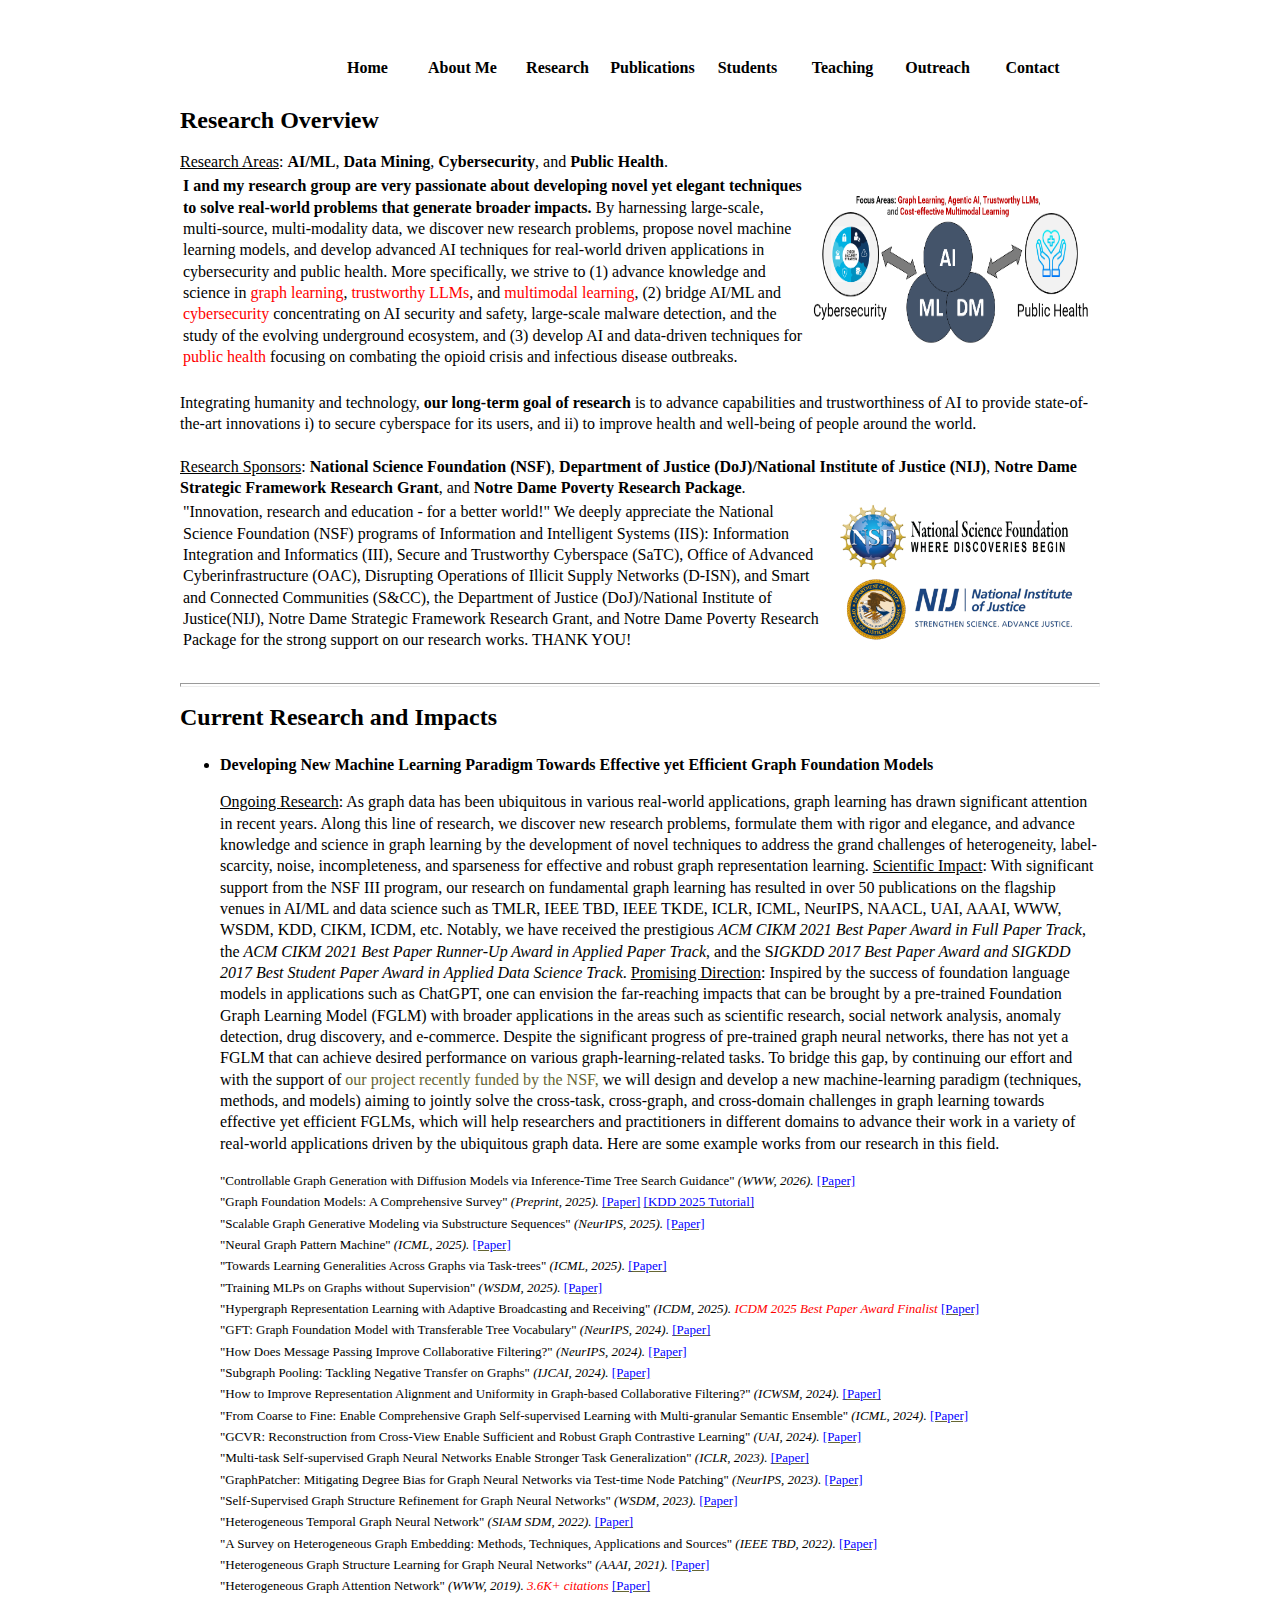
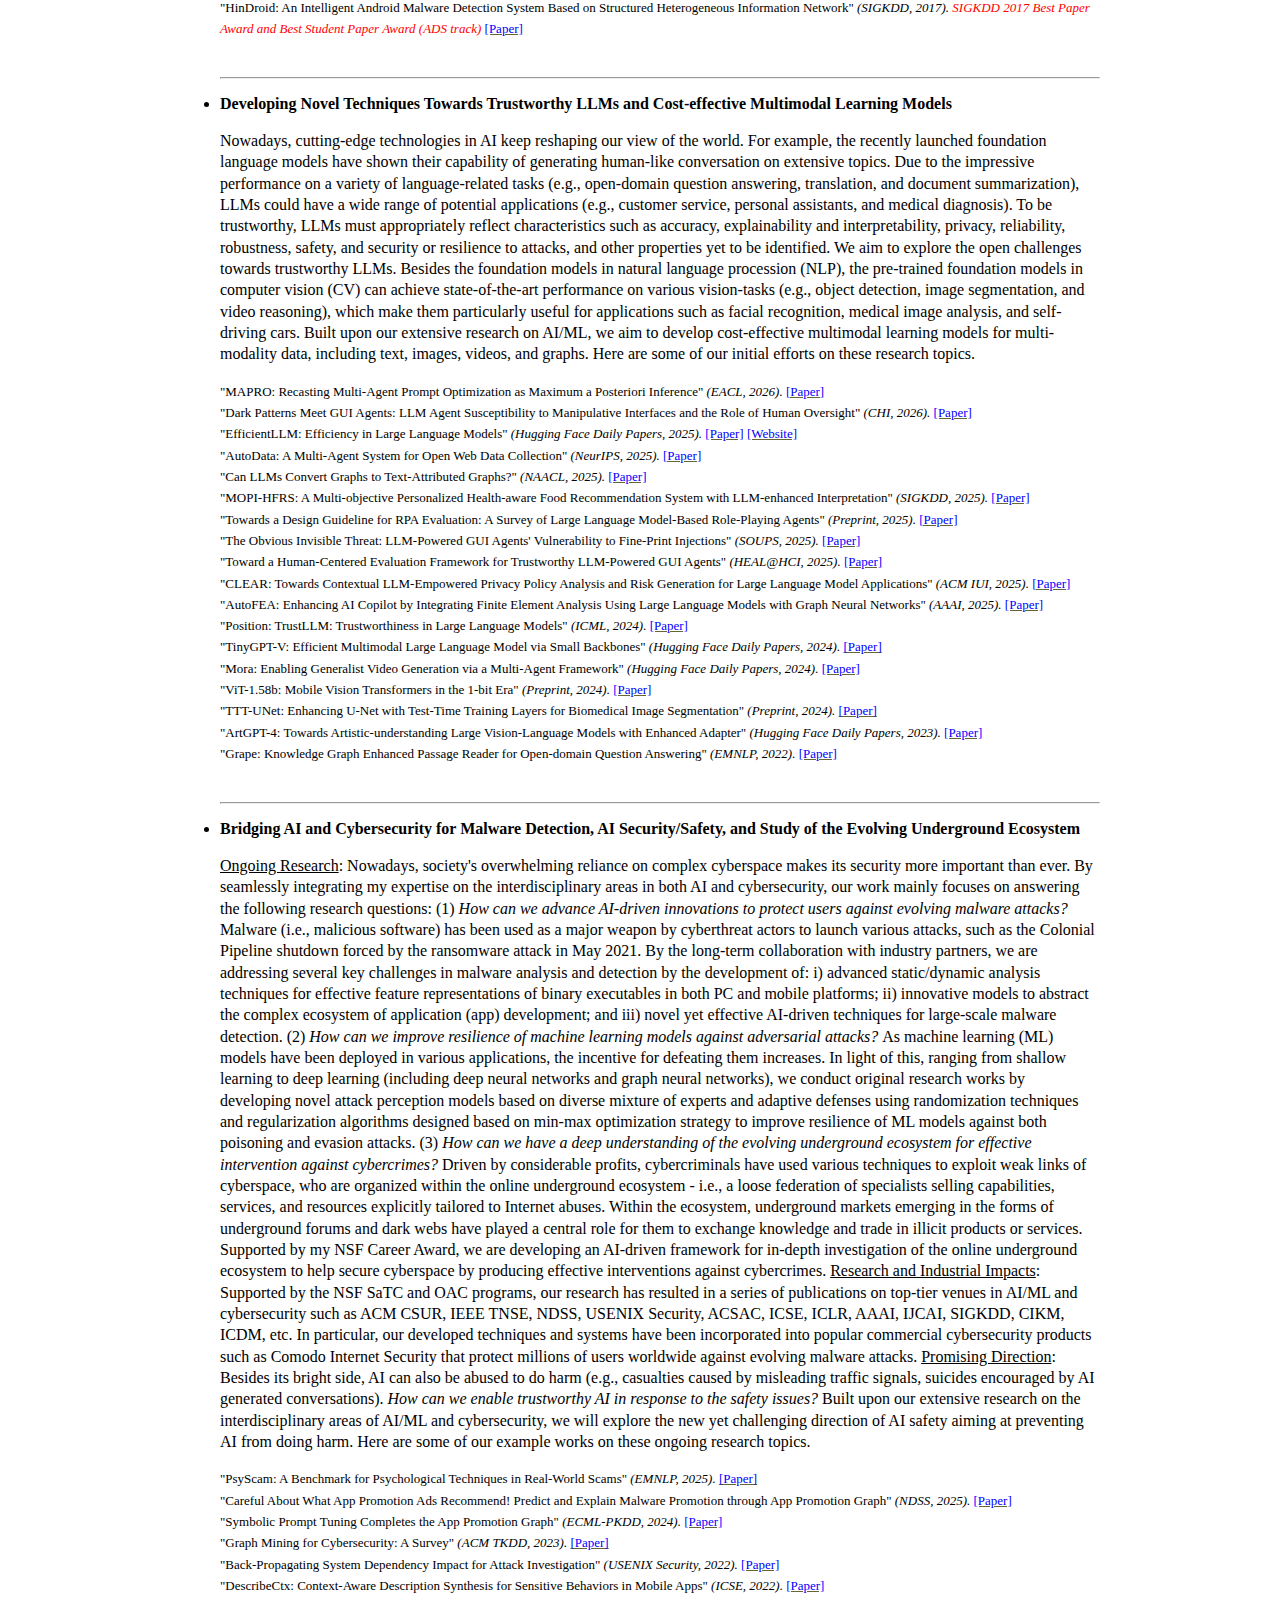
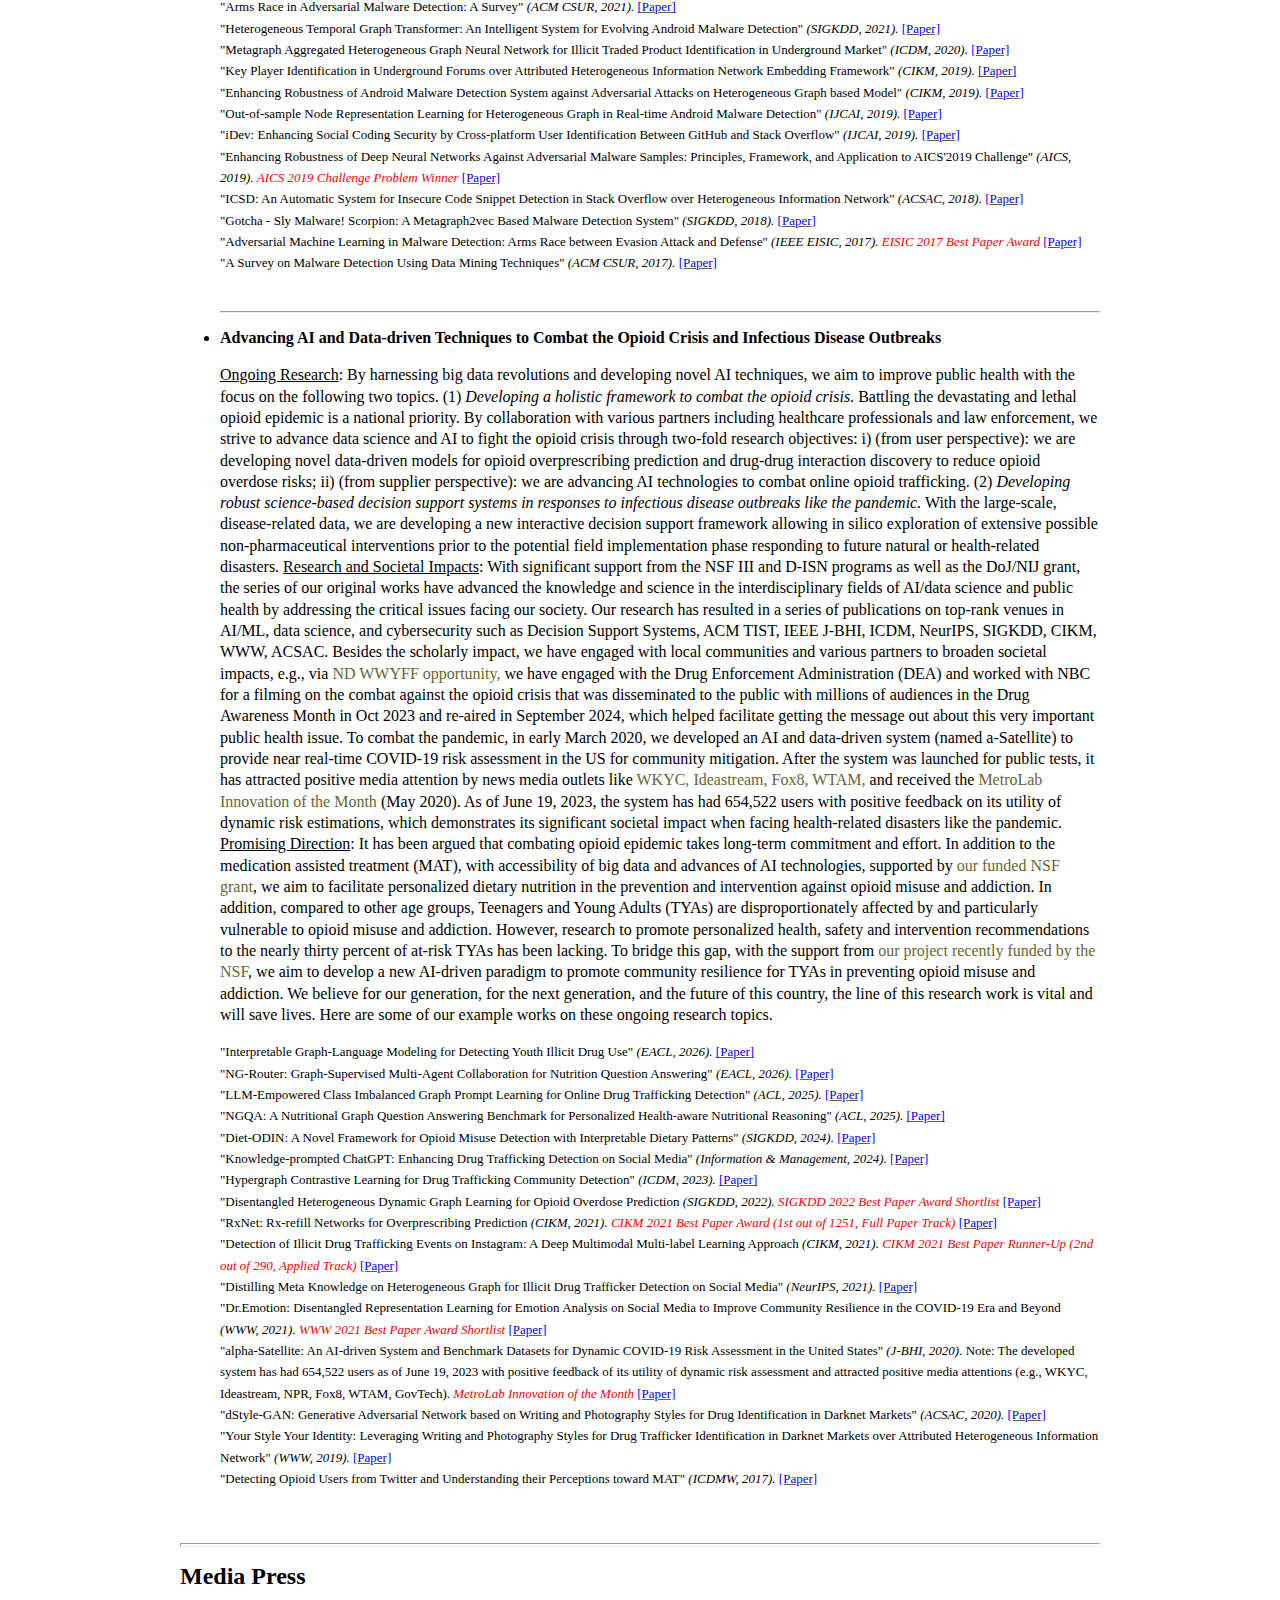
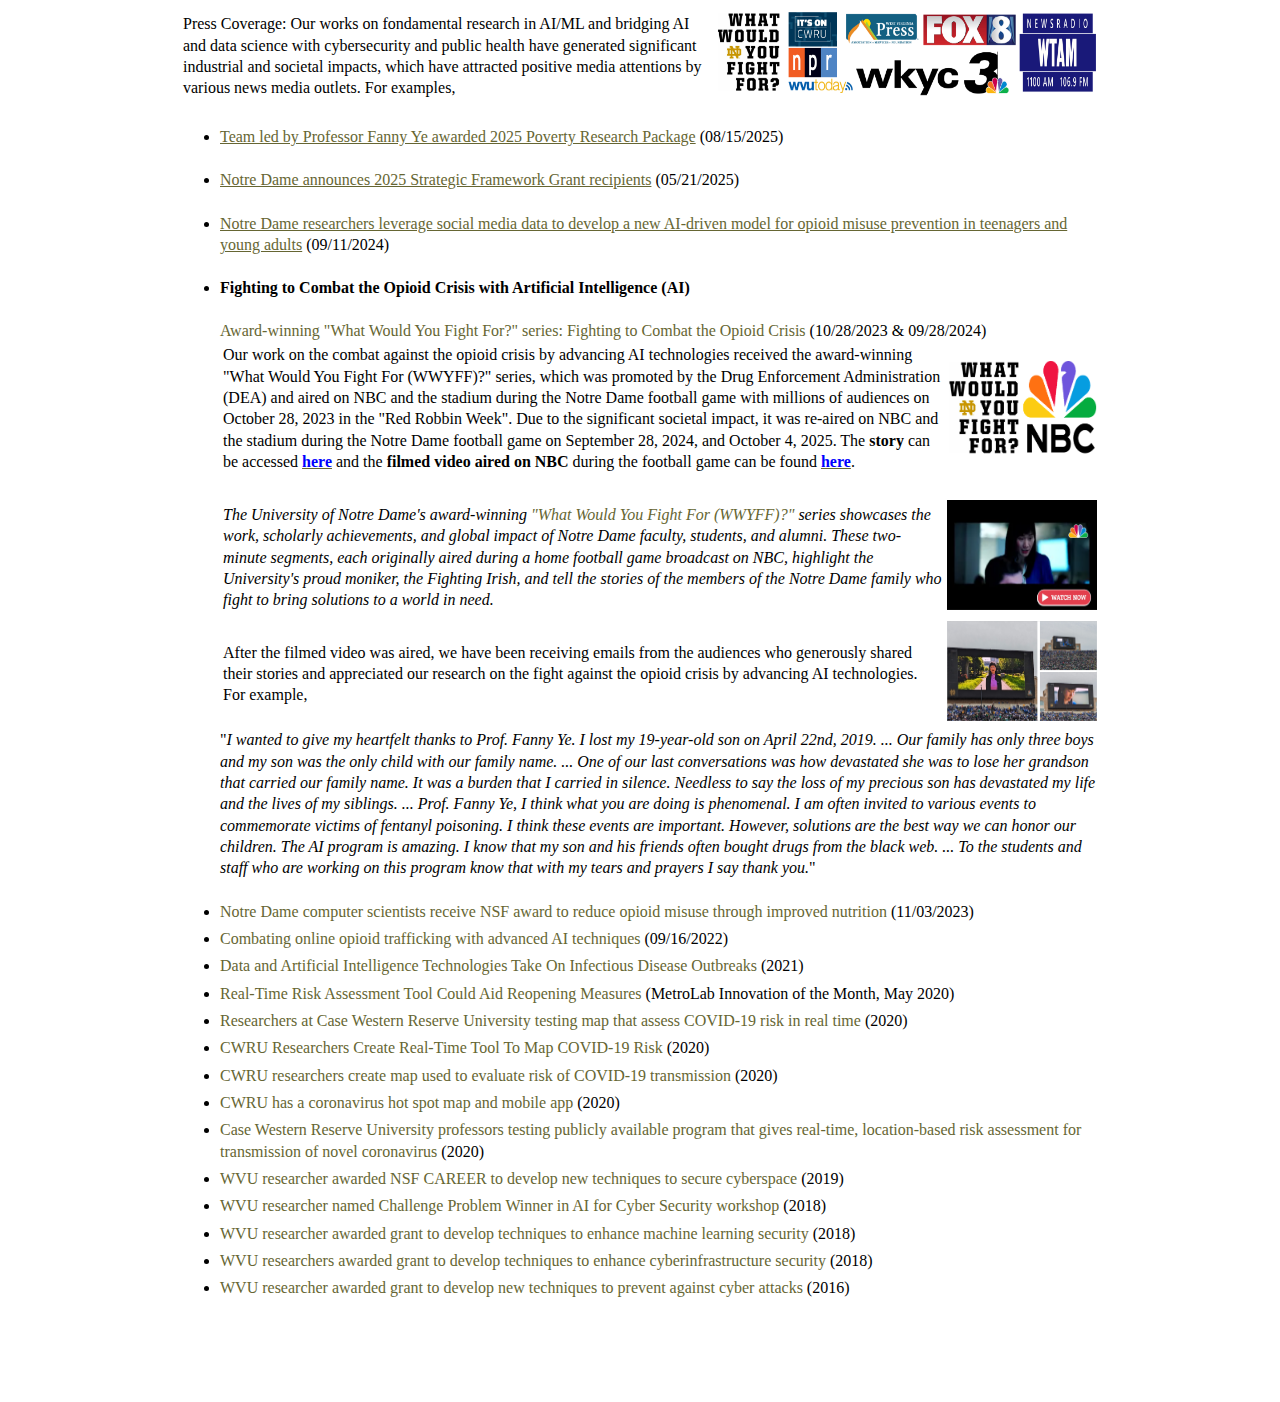
<file: research.html>
<!DOCTYPE html PUBLIC "-//W3C//DTD XHTML 1.0 Strict//EN" "http://www.w3.org/TR/xhtml1/DTD/xhtml1-strict.dtd">
<html><head>
  <meta http-equiv="content-type" content="text/html; charset=windows-1252">
  <meta name="Description" content="Dr. Yanfang Ye's Homepage ">
  <meta name="Title" content="Dr. Yanfang Ye's Homepage ">
  <title>Yanfang Ye's research page</title>
  <link rel="stylesheet" type="text/css" href="">

  <style type="text/css" title="layout" media="screen"> 
  @import url("files/style.css"); .style3 {font-size: 9pt; color: #000099; font-weight: bold;}
.style5 {
	font-style: italic;
	font-size: 12px;
	font-family: Arial, Helvetica, sans-serif;
}
  </style>
</head>

<body alink="#FF0000" link="#0000FF" text="#000000" vlink="#A020F0">
<div id="content">
<div id="box">
<ul id="menu1">
<li><a href="contact.html" title="Contact"><font size="+0.8"><strong>Contact</strong></font></a></li>
<li><a href="outreach.html" title="Outreach"><font size="+0.8"><strong>Outreach</strong></font></a></li>
<li><a href="teaching.html" title="Teaching"><font size="+0.8"><strong>Teaching</strong></font></a></li>
<li><a href="students.html" title="Students"><font size="+0.8"><strong>Students</strong></font></a></li>
<li><a href="publications.html" title="Publications"><font size="+0.8"><strong>Publications</strong></font></a></li>
<li><a href="research.html" title="Research"><font size="+0.8"><strong>Research</strong></font></a></li>
<li><a href="aboutme.html" title="About Me"><font size="+0.8"><strong>About Me</strong></font></a></li>
<li><a href="http://yes-lab.org" title="Home"><font size="+0.8"><strong>Home</strong></font></a></li>
</ul>

<h2>Research Overview</h2>
<u>Research Areas</u>: <strong>AI/ML</strong>, <strong>Data Mining</strong>,  <strong>Cybersecurity</strong>, and <strong>Public Health</strong>.


	
<table border="0">
<tbody>
<tr>
<td>
<font color="black"><strong>I and my research group are very passionate about developing novel yet elegant techniques to solve real-world problems that generate broader impacts.</strong> </font> 
By harnessing large-scale, multi-source, multi-modality data, we discover new research problems, propose novel machine learning models, and develop advanced AI techniques for real-world driven applications in cybersecurity and public health. More specifically, we strive to (1) advance knowledge and science in <font color="red">graph learning</font>, <font color="red">trustworthy LLMs</font>, and <font color="red">multimodal learning</font>, (2) bridge AI/ML and <font color="red">cybersecurity</font> concentrating on AI security and safety, large-scale malware detection, and the study of the evolving underground ecosystem, and (3) develop AI and data-driven techniques for <font color="red">public health</font> focusing on combating the opioid crisis and infectious disease outbreaks. 	<td>
<img width="290" height="165" src="files/roadmap.png"> </td> 

</td>
</tr>
</tbody>
</table>
<br>
	
Integrating humanity and technology, <strong>our long-term goal of research</strong> is to advance capabilities and trustworthiness of AI to provide state-of-the-art innovations i) to secure cyberspace for its users, and ii) to improve health and well-being of people around the world.<br><br>
	
<u>Research Sponsors</u>: <strong>National Science Foundation (NSF)</strong>,  <strong>Department of Justice (DoJ)/National Institute of Justice (NIJ)</strong>, <strong>Notre Dame Strategic Framework Research Grant</strong>, and <strong>Notre Dame Poverty Research Package</strong>.	
	
<table border="0">
<tbody>
<tr>
<td>
"Innovation, research and education - for a better world!" We deeply appreciate the National Science Foundation (NSF) programs of Information and Intelligent Systems (IIS): Information Integration and Informatics (III), Secure and Trustworthy Cyberspace (SaTC), Office of Advanced Cyberinfrastructure (OAC), Disrupting Operations of Illicit Supply Networks (D-ISN), and Smart and Connected Communities (S&CC), the Department of Justice (DoJ)/National Institute of Justice(NIJ), Notre Dame Strategic Framework Research Grant, and Notre Dame Poverty Research Package for the strong support on our research works. THANK YOU!
<td>
<img width="268" height="138" src="files/sponsor.png"> </td>

</td>
</tr>
</tbody>
</table>
	
	
	
	
<br>

<hr size="4">

<h2>Current Research and Impacts</h2>


<ul>

	
<li> <strong>Developing New Machine Learning Paradigm Towards Effective yet Efficient Graph Foundation  Models</strong> </li>
<p><u>Ongoing Research</u>: As graph data has been ubiquitous in various real-world applications, graph learning has drawn significant attention in recent years. Along this line of research, we discover new research problems, formulate them with rigor and elegance, and advance knowledge and science in graph learning by the development of novel techniques to address the grand challenges of heterogeneity, label-scarcity, noise, incompleteness, and sparseness for effective and robust graph representation learning. <u>Scientific Impact</u>: With significant support from the NSF III program, our research on fundamental graph learning has resulted in over 50 publications on the flagship venues in AI/ML and data science such as TMLR, IEEE TBD, IEEE TKDE, ICLR, ICML, NeurIPS, NAACL, UAI, AAAI, WWW, WSDM, KDD, CIKM, ICDM, etc. Notably, we have received the prestigious <em>ACM CIKM 2021 Best Paper Award in Full Paper Track</em>, the <em>ACM CIKM 2021 Best Paper Runner-Up Award in Applied Paper Track</em>, and the S<em>IGKDD 2017 Best Paper Award and SIGKDD 2017 Best Student Paper Award in Applied Data Science Track</em>.  <u>Promising Direction</u>: Inspired by the success of foundation language models in applications such as ChatGPT, one can envision the far-reaching impacts that can be brought by a pre-trained Foundation Graph Learning Model (FGLM) with broader applications in the areas such as scientific research, social network analysis, anomaly detection, drug discovery, and e-commerce. Despite the significant progress of pre-trained graph neural networks, there has not yet a FGLM that can achieve desired performance on various graph-learning-related tasks. To bridge this gap, by continuing our effort and with the support of  <a href="https://www.nsf.gov/awardsearch/showAward?AWD_ID=2321504&HistoricalAwards=false" style="text-decoration: none" > our project recently funded by the NSF,</a> we will design and develop a new machine-learning paradigm (techniques, methods, and models) aiming to jointly solve the cross-task, cross-graph, and cross-domain challenges in graph learning towards effective yet efficient FGLMs, which will help researchers and practitioners in different domains to advance their work in a variety of real-world applications driven by the ubiquitous graph data. Here are some example works from our research in this field.  
	
<p style="font-size: 13px;">
	
"Controllable Graph Generation with Diffusion Models via Inference-Time Tree Search Guidance" <em>(WWW, 2026).</em> <a href="https://arxiv.org/pdf/2510.10402"><font color="blue">[Paper]</a></font> <br>
	
"Graph Foundation Models: A Comprehensive Survey" <em>(Preprint, 2025).</em> <a href="https://arxiv.org/pdf/2505.15116"><font color="blue">[Paper]</a></font> <a href="https://sites.google.com/view/kdd25-gfm-tutorial"><font color="blue">[KDD 2025 Tutorial]</a></font>   <br>
	
"Scalable Graph Generative Modeling via Substructure Sequences" <em>(NeurIPS, 2025).</em> <a href="https://arxiv.org/pdf/2505.16130"><font color="blue">[Paper]</a></font>   <br>
	
"Neural Graph Pattern Machine" <em>(ICML, 2025).</em> <a href="https://arxiv.org/pdf/2501.18739"><font color="blue">[Paper]</a></font>   <br>
	
"Towards Learning Generalities Across Graphs via Task-trees" <em>(ICML, 2025).</em> <a href="https://arxiv.org/pdf/2412.16441"><font color="blue">[Paper]</a></font>   <br>
	
"Training MLPs on Graphs without Supervision" <em>(WSDM, 2025).</em> <a href="https://arxiv.org/pdf/2412.03864?"><font color="blue">[Paper]</a></font>   <br>
	
"Hypergraph Representation Learning with Adaptive Broadcasting and Receiving" <em>(ICDM, 2025). <font color="red">ICDM 2025 Best Paper Award Finalist</font> </em> <a href="files/ICDM-2025_BHyGNN.pdf"><font color="blue">[Paper]</a></font> <br>

"GFT: Graph Foundation Model with Transferable Tree Vocabulary" <em>(NeurIPS, 2024).</em> <a href="https://arxiv.org/pdf/2411.06070"><font color="blue">[Paper]</a></font> <br>
	
"How Does Message Passing Improve Collaborative Filtering?" <em>(NeurIPS, 2024).</em> <a href="https://arxiv.org/pdf/2404.08660"><font color="blue">[Paper]</a></font>  <br>
	
"Subgraph Pooling: Tackling Negative Transfer on Graphs" <em>(IJCAI, 2024).</em> <a href="https://www.ijcai.org/proceedings/2024/0570.pdf"><font color="blue">[Paper]</a></font> <br>
	
"How to Improve Representation Alignment and Uniformity in Graph-based Collaborative Filtering?" <em>(ICWSM, 2024).</em> <a href="https://ojs.aaai.org/index.php/ICWSM/article/view/31379/33539"><font color="blue">[Paper]</a></font>  <br>

	
"From Coarse to Fine: Enable Comprehensive Graph Self-supervised Learning with Multi-granular Semantic Ensemble" <em>(ICML, 2024).</em> <a href="https://openreview.net/pdf?id=JnA9IveEwg"><font color="blue">[Paper]</a></font>  <br>		


"GCVR: Reconstruction from Cross-View Enable Sufficient and Robust Graph Contrastive Learning" <em>(UAI, 2024).</em> <a href="https://openreview.net/pdf?id=DA1zd1Qdon"><font color="blue">[Paper]</a></font>  <br>		
	
"Multi-task Self-supervised Graph Neural Networks Enable Stronger Task Generalization" <em>(ICLR, 2023).</em> <a href="https://arxiv.org/pdf/2210.02016"><font color="blue">[Paper]</a></font>  <br>	
	
"GraphPatcher: Mitigating Degree Bias for Graph Neural Networks via Test-time Node Patching" <em>(NeurIPS, 2023).</em> <a href="https://proceedings.neurips.cc/paper_files/paper/2023/file/ae9bbdcea94d808882f3535e8ca00542-Paper-Conference.pdf"><font color="blue">[Paper]</a></font> <br>

"Self-Supervised Graph Structure Refinement for Graph Neural Networks" <em>(WSDM, 2023).</em> <a href="https://dl.acm.org/doi/pdf/10.1145/3539597.3570455"><font color="blue">[Paper]</a></font>  <br>

"Heterogeneous Temporal Graph Neural Network" <em>(SIAM SDM, 2022).</em> <a href="https://epubs.siam.org/doi/pdf/10.1137/1.9781611977172.74"><font color="blue">[Paper]</a></font> <br>

"A Survey on Heterogeneous Graph Embedding: Methods, Techniques, Applications and Sources" <em>(IEEE TBD, 2022).</em> <a href="https://ieeexplore.ieee.org/stamp/stamp.jsp?arnumber=9780569"><font color="blue">[Paper]</a></font> <br>
	
"Heterogeneous Graph Structure Learning for Graph Neural Networks" <em>(AAAI, 2021).</em> <a href="https://cdn.aaai.org/ojs/16600/16600-13-20094-1-2-20210518.pdf"><font color="blue">[Paper]</a></font>  <br>
	
"Heterogeneous Graph Attention Network" <em>(WWW, 2019). <font color="red">3.6K+ citations</font> </em> <a href="https://dl.acm.org/doi/pdf/10.1145/3308558.3313562"><font color="blue">[Paper]</a></font> <br>
	
"HinDroid: An Intelligent Android Malware Detection System Based on Structured Heterogeneous Information Network" <em>(SIGKDD, 2017).  </em><font color="red"><em>SIGKDD 2017 Best Paper Award and Best Student Paper Award (ADS track) </em> </font>  <a href="https://dl.acm.org/doi/pdf/10.1145/3097983.3098026"><font color="blue">[Paper]</a></font> <br><br>
</p>	
</p>	
	
	
	
	
	
	
<hr size="2">
	
<li> <strong>Developing Novel Techniques Towards Trustworthy LLMs and Cost-effective Multimodal Learning Models</strong> </li>
<p>Nowadays, cutting-edge technologies in AI keep reshaping our view of the world. For example, the recently launched foundation language models have shown their capability of generating human-like conversation on extensive topics. Due to the impressive performance on a variety of language-related tasks (e.g., open-domain question answering, translation, and document summarization), LLMs could have a wide range of potential applications (e.g., customer service, personal assistants, and medical diagnosis). To be trustworthy, LLMs must appropriately reflect characteristics such as accuracy, explainability and interpretability, privacy, reliability, robustness, safety, and security or resilience to attacks, and other properties yet to be identified. We aim to explore the open challenges towards trustworthy LLMs. Besides the foundation models in natural language procession (NLP), the pre-trained foundation models in computer vision (CV) can achieve state-of-the-art performance on various vision-tasks (e.g., object detection, image segmentation, and video reasoning), which make them particularly useful for applications such as facial recognition, medical image analysis, and self-driving cars. Built upon our extensive research on AI/ML, we aim to develop cost-effective multimodal learning models for multi-modality data, including text, images, videos, and graphs. Here are some of our initial efforts on these research topics. 

<p style="font-size: 13px;">
	
"MAPRO: Recasting Multi-Agent Prompt Optimization as Maximum a Posteriori Inference" <em>(EACL, 2026).</em> <a href="https://arxiv.org/pdf/2510.07475"><font color="blue">[Paper]</a></font>  <br>
	
"Dark Patterns Meet GUI Agents: LLM Agent Susceptibility to Manipulative Interfaces and the Role of Human Oversight" <em>(CHI, 2026).</em> <a href="https://arxiv.org/pdf/2509.10723?"><font color="blue">[Paper]</a></font>  <br>
	
"EfficientLLM: Efficiency in Large Language Models" <em>(Hugging Face Daily Papers, 2025).</em> <a href="https://arxiv.org/pdf/2505.13840"><font color="blue">[Paper]</a></font>  <a href="https://dlyuangod.github.io/EfficientLLM/"><font color="blue">[Website]</a></font>   <br>
	
"AutoData: A Multi-Agent System for Open Web Data Collection" <em>(NeurIPS, 2025).</em> <a href="https://arxiv.org/pdf/2505.15859?"><font color="blue">[Paper]</a></font>   <br>
	
"Can LLMs Convert Graphs to Text-Attributed Graphs?" <em>(NAACL, 2025).</em> <a href="https://arxiv.org/pdf/2412.10136?"><font color="blue">[Paper]</a></font>   <br>
	
"MOPI-HFRS: A Multi-objective Personalized Health-aware Food Recommendation System with LLM-enhanced Interpretation" <em>(SIGKDD, 2025).</em> <a href="https://arxiv.org/pdf/2412.08847"><font color="blue">[Paper]</a></font>   <br>
	
	
"Towards a Design Guideline for RPA Evaluation: A Survey of Large Language Model-Based Role-Playing Agents" <em>(Preprint, 2025).</em> <a href="https://arxiv.org/pdf/2502.13012?"><font color="blue">[Paper]</a></font>   <br>
	
"The Obvious Invisible Threat: LLM-Powered GUI Agents' Vulnerability to Fine-Print Injections" <em>(SOUPS, 2025).</em> <a href="https://arxiv.org/pdf/2504.11281"><font color="blue">[Paper]</a></font>   <br>
	
"Toward a Human-Centered Evaluation Framework for Trustworthy LLM-Powered GUI Agents" <em>(HEAL@HCI, 2025).</em> <a href="https://arxiv.org/pdf/2504.17934?"><font color="blue">[Paper]</a></font>   <br>
	

 
"CLEAR: Towards Contextual LLM-Empowered Privacy Policy Analysis and Risk Generation for Large Language Model Applications" <em>(ACM IUI, 2025).</em> <a href="https://arxiv.org/pdf/2410.13387"><font color="blue">[Paper]</a></font>   <br>

"AutoFEA: Enhancing AI Copilot by Integrating Finite Element Analysis Using Large Language Models with Graph Neural Networks" <em>(AAAI, 2025).</em> <a href="files/AAAI-2025.pdf"><font color="blue">[Paper]</a></font>   <br>
	
"Position: TrustLLM: Trustworthiness in Large Language Models" <em>(ICML, 2024).</em> <a href="https://arxiv.org/pdf/2401.05561"><font color="blue">[Paper]</a></font>   <br>
	
"TinyGPT-V: Efficient Multimodal Large Language Model via Small Backbones" <em>(Hugging Face Daily Papers, 2024).</em> <a href="https://arxiv.org/pdf/2312.16862"><font color="blue">[Paper]</a></font>   <br>
	
"Mora: Enabling Generalist Video Generation via a Multi-Agent Framework" <em>(Hugging Face Daily Papers, 2024).</em> <a href="https://arxiv.org/pdf/2403.13248"><font color="blue">[Paper]</a></font>   <br>
	
"ViT-1.58b: Mobile Vision Transformers in the 1-bit Era" <em>(Preprint, 2024).</em> <a href="https://arxiv.org/pdf/2406.18051"><font color="blue">[Paper]</a></font>   <br>
	
"TTT-UNet: Enhancing U-Net with Test-Time Training Layers for Biomedical Image Segmentation" <em>(Preprint, 2024).</em> <a href="https://arxiv.org/pdf/2409.11299?"><font color="blue">[Paper]</a></font>   <br>
	
"ArtGPT-4: Towards Artistic-understanding Large Vision-Language Models with Enhanced Adapter" <em>(Hugging Face Daily Papers, 2023).</em> <a href="https://arxiv.org/pdf/2305.07490"><font color="blue">[Paper]</a></font>   <br>
	
"Grape: Knowledge Graph Enhanced Passage Reader for Open-domain Question Answering" <em>(EMNLP, 2022).</em> <a href="https://arxiv.org/pdf/2210.02933"><font color="blue">[Paper]</a></font> <br>  <br>

</p>
</p>	
	
	
	
	
	
	
	
	
	
<hr size="2">
	
<li> <strong>Bridging AI and Cybersecurity for Malware Detection, AI Security/Safety, and Study of the Evolving Underground Ecosystem</strong> </li>
<p><u>Ongoing Research</u>: Nowadays, society's overwhelming reliance on complex cyberspace makes its security more important than ever. By seamlessly integrating my expertise on the interdisciplinary areas in both AI and cybersecurity, our work mainly focuses on answering the following research questions: (1) <em>How can we advance AI-driven innovations to protect users against evolving malware attacks?</em> Malware (i.e., malicious software) has been used as a major weapon by cyberthreat actors to launch various attacks, such as the Colonial Pipeline shutdown forced by the ransomware attack in May 2021. By the long-term collaboration with industry partners, we are addressing several key challenges in malware analysis and detection by the development of: i) advanced static/dynamic analysis techniques for effective feature representations of binary executables in both PC and mobile platforms; ii) innovative models to abstract the complex ecosystem of application (app) development; and iii) novel yet effective AI-driven techniques for large-scale malware detection. (2) <em>How can we improve resilience of machine learning models against adversarial attacks? </em>As machine learning (ML) models have been deployed in various applications, the incentive for defeating them increases. In light of this, ranging from shallow learning to deep learning (including deep neural networks and graph neural networks), we conduct original research works by developing novel attack perception models based on diverse mixture of experts and adaptive defenses using randomization techniques and regularization algorithms designed based on min-max optimization strategy to improve resilience of ML models against both poisoning and evasion attacks. (3) <em>How can we have a deep understanding of the evolving underground ecosystem for effective intervention against cybercrimes?</em> Driven by considerable profits, cybercriminals have used various techniques to exploit weak links of cyberspace, who are organized within the online underground ecosystem - i.e., a loose federation of specialists selling capabilities, services, and resources explicitly tailored to Internet abuses. Within the ecosystem, underground markets emerging in the forms of underground forums and dark webs have played a central role for them to exchange knowledge and trade in illicit products or services. Supported by my NSF Career Award, we are developing an AI-driven framework for in-depth investigation of the online underground ecosystem to help secure cyberspace by producing effective interventions against cybercrimes. <u>Research and Industrial Impacts</u>: Supported by the NSF SaTC and OAC programs, our research has resulted in a series of publications on top-tier venues in AI/ML and cybersecurity such as ACM CSUR, IEEE TNSE, NDSS, USENIX Security, ACSAC, ICSE, ICLR, AAAI, IJCAI, SIGKDD, CIKM, ICDM, etc. In particular, our developed techniques and systems have been incorporated into popular commercial cybersecurity products such as Comodo Internet Security that protect millions of users worldwide against evolving malware attacks. <u>Promising Direction</u>: Besides its bright side, AI can also be abused to do harm (e.g., casualties caused by misleading traffic signals, suicides encouraged by AI generated conversations). <em>How can we enable trustworthy AI in response to the safety issues?</em> Built upon our extensive research on the interdisciplinary areas of AI/ML and cybersecurity, we will explore the new yet challenging direction of AI safety aiming at preventing AI from doing harm. Here are some of our example works on these ongoing research topics.

<p style="font-size: 13px;">
	
"PsyScam: A Benchmark for Psychological Techniques in Real-World Scams" <em>(EMNLP, 2025).</em> <a href="https://arxiv.org/pdf/2505.15017"><font color="blue">[Paper]</a></font>  <br>
	
"Careful About What App Promotion Ads Recommend! Predict and Explain Malware Promotion through App Promotion Graph" <em>(NDSS, 2025).</em> <a href="https://arxiv.org/pdf/2410.07588"><font color="blue">[Paper]</a></font>  <br>
	
"Symbolic Prompt Tuning Completes the App Promotion Graph" <em>(ECML-PKDD, 2024).</em> <a href="files/ECML-PKDD-2024.pdf"><font color="blue">[Paper]</a></font>  <br>
	
"Graph Mining for Cybersecurity: A Survey" <em>(ACM TKDD, 2023).</em> <a href="https://dl.acm.org/doi/pdf/10.1145/3610228"><font color="blue">[Paper]</a></font> <br>		
		
"Back-Propagating System Dependency Impact for Attack Investigation" <em>(USENIX Security, 2022).</em> <a href="https://www.usenix.org/system/files/sec22-fang.pdf"><font color="blue">[Paper]</a></font> <br>
	
"DescribeCtx: Context-Aware Description Synthesis for Sensitive Behaviors in Mobile Apps" <em>(ICSE, 2022).</em> <a href="https://dl.acm.org/doi/pdf/10.1145/3510003.3510058"><font color="blue">[Paper]</a></font> <br>
	
"Arms Race in Adversarial Malware Detection: A Survey" <em>(ACM CSUR, 2021).</em> <a href="https://dl.acm.org/doi/pdf/10.1145/3484491"><font color="blue">[Paper]</a></font>  <br>
	
"Heterogeneous Temporal Graph Transformer: An Intelligent System for Evolving Android Malware Detection" <em>(SIGKDD, 2021).</em> <a href="https://dl.acm.org/doi/pdf/10.1145/3447548.3467168"><font color="blue">[Paper]</a></font> <br>	

"Metagraph Aggregated Heterogeneous Graph Neural Network for Illicit Traded Product Identification in Underground Market" <em>(ICDM, 2020).</em> <a href="https://ieeexplore.ieee.org/stamp/stamp.jsp?arnumber=9338341"><font color="blue">[Paper]</a></font>  <br>	

"Key Player Identification in Underground Forums over Attributed Heterogeneous Information Network Embedding Framework" <em>(CIKM, 2019).</em> <a href="https://dl.acm.org/doi/pdf/10.1145/3357384.3357876"><font color="blue">[Paper]</a></font>  <br>
	
"Enhancing Robustness of Android Malware Detection System against Adversarial Attacks on Heterogeneous Graph based Model" <em>(CIKM, 2019).</em> <a href="https://dl.acm.org/doi/pdf/10.1145/3357384.3357875"><font color="blue">[Paper]</a></font>  <br>	
		
"Out-of-sample Node Representation Learning for Heterogeneous Graph in Real-time Android Malware Detection" <em>(IJCAI, 2019).</em> <a href="https://www.ijcai.org/Proceedings/2019/0576.pdf"><font color="blue">[Paper]</a></font>  <br>	
	
"iDev: Enhancing Social Coding Security by Cross-platform User Identification Between GitHub and Stack Overflow" <em>(IJCAI, 2019).</em> <a href="https://www.ijcai.org/proceedings/2019/0315.pdf"><font color="blue">[Paper]</a></font> <br>
	
"Enhancing Robustness of Deep Neural Networks Against Adversarial Malware Samples: Principles, Framework, and Application to AICS'2019 Challenge" <em>(AICS, 2019).</em> <font color="red"><em>AICS 2019 Challenge Problem Winner </em> </font> <a href="https://arxiv.org/pdf/1812.08108"><font color="blue">[Paper]</a></font> <br>
	
"ICSD: An Automatic System for Insecure Code Snippet Detection in Stack Overflow over Heterogeneous Information Network" <em>(ACSAC, 2018).</em> <a href="https://dl.acm.org/doi/pdf/10.1145/3274694.3274742"><font color="blue">[Paper]</a></font> <br>
	
"Gotcha - Sly Malware! Scorpion: A Metagraph2vec Based Malware Detection System" <em>(SIGKDD, 2018).</em> <a href="https://dl.acm.org/doi/pdf/10.1145/3219819.3219862"><font color="blue">[Paper]</a></font>  <br>
	
"Adversarial Machine Learning in Malware Detection: Arms Race between Evasion Attack and Defense" <em>(IEEE EISIC, 2017).</em> <font color="red"><em>EISIC 2017 Best Paper Award </em> </font>  <a href="https://ieeexplore.ieee.org/stamp/stamp.jsp?arnumber=8240775"><font color="blue">[Paper]</a></font> <br>
	
"A Survey on Malware Detection Using Data Mining Techniques" <em>(ACM CSUR, 2017).</em> <a href="https://dl.acm.org/doi/pdf/10.1145/3073559"><font color="blue">[Paper]</a></font> <br><br>
	
	

</p>
	
</p>
	
<hr size="2">
	
<li> <strong>Advancing AI and Data-driven Techniques to Combat the Opioid Crisis and Infectious Disease  Outbreaks</strong> </li>
<p><u>Ongoing Research</u>: By harnessing big data revolutions and developing novel AI techniques, we aim to improve public health with the focus on the following two topics. (1) <em>Developing a holistic framework to combat the opioid crisis.</em> Battling the devastating and lethal opioid epidemic is a national priority. By collaboration with various partners including healthcare professionals and law enforcement, we strive to advance data science and AI to fight the opioid crisis through two-fold research objectives: i) (from user perspective): we are developing novel data-driven models for opioid overprescribing prediction and drug-drug interaction discovery to reduce opioid overdose risks; ii) (from supplier perspective): we are advancing AI technologies to combat online opioid trafficking. (2) <em>Developing robust science-based decision support systems in responses to infectious disease outbreaks like the pandemic.</em> With the large-scale, disease-related data, we are developing a new interactive decision support framework allowing in silico exploration of extensive possible non-pharmaceutical interventions prior to the potential field implementation phase responding to future natural or health-related disasters. <u>Research and Societal Impacts</u>: With significant support from the NSF III and D-ISN programs as well as the DoJ/NIJ grant, the series of our original works have advanced the knowledge and science in the interdisciplinary fields of AI/data science and public health by addressing the critical issues facing our society. Our research has resulted in a series of publications on top-rank venues in AI/ML, data science, and cybersecurity such as Decision Support Systems, ACM TIST, IEEE J-BHI, ICDM, NeurIPS, SIGKDD, CIKM, WWW, ACSAC. Besides the scholarly impact, we have engaged with local communities and various partners to broaden societal impacts, e.g., via <a href="https://fightingfor.nd.edu/" style="text-decoration: none" > ND WWYFF opportunity,</a> we have engaged with the Drug Enforcement Administration (DEA) and worked with NBC for a filming on the combat against the opioid crisis that was disseminated to the public with millions of audiences in the Drug Awareness Month in Oct 2023 and re-aired in September 2024, which helped facilitate getting the message out about this very important public health issue. To combat the pandemic, in early March 2020, we developed an AI and data-driven system (named a-Satellite) to provide near real-time COVID-19 risk assessment in the US for community mitigation. After the system was launched for public tests, it has attracted positive media attention by news media outlets like <a href="https://www.youtube.com/watch?v=DyxG2FXi6_0" style="text-decoration: none">WKYC,</a> <a href="https://www.ideastream.org/news/cwru-researchers-create-tool-to-map-covid-19-risk-in-real-time" style="text-decoration: none">Ideastream,</a> <a href="https://fox8.com/news/coronavirus/cwru-researchers-create-map-used-to-evaluate-risk-of-covid-19-transmission/" style="text-decoration: none">Fox8,</a>   <a href="https://wtam.iheart.com/content/2020-04-02-cwru-is-working-on-a-coronavirus-hot-spot-map/" style="text-decoration: none">WTAM,</a>  and received the <a href="https://www.govtech.com/health/Real-Time-Risk-Assessment-Tool-Could-Aid-Reopening-Measures.html" style="text-decoration: none">MetroLab Innovation of the Month</a> (May 2020). As of June 19, 2023, the system has had 654,522 users with positive feedback on its utility of dynamic risk estimations, which demonstrates its significant societal impact when facing health-related disasters like the pandemic.  <u>Promising Direction</u>: It has been argued that combating opioid epidemic takes long-term commitment and effort. In addition to the medication assisted treatment (MAT), with accessibility of big data and advances of AI technologies, supported by  <a href="https://www.nsf.gov/awardsearch/showAward?AWD_ID=2321504&HistoricalAwards=false" style="text-decoration: none"> our funded NSF grant</a>, we aim to facilitate personalized dietary nutrition in the prevention and intervention against opioid misuse and addiction. In addition, compared to other age groups, Teenagers and Young Adults (TYAs) are disproportionately affected by and particularly vulnerable to opioid misuse and addiction. However, research to promote personalized health, safety and intervention recommendations to the nearly thirty percent of at-risk TYAs has been lacking. To bridge this gap, with the support from <a href="https://www.nsf.gov/awardsearch/showAward?AWD_ID=2426514&HistoricalAwards=false" style="text-decoration: none">our project recently funded by the NSF</a>, we aim to develop a new AI-driven paradigm to promote community resilience for TYAs in preventing opioid misuse and addiction. 	We believe for our generation, for the next generation, and the future of this country, the line of this research work is vital and will save lives. Here are some of our example works on these ongoing research topics.

<p style="font-size: 13px;">
	
"Interpretable Graph-Language Modeling for Detecting Youth Illicit Drug Use" <em>(EACL, 2026).</em> <a href="https://arxiv.org/pdf/2510.15961"><font color="blue">[Paper]</a></font>  <br>
	
"NG-Router: Graph-Supervised Multi-Agent Collaboration for Nutrition Question Answering" <em>(EACL, 2026).</em> <a href="https://arxiv.org/pdf/2510.09854"><font color="blue">[Paper]</a></font>  <br>
	
"LLM-Empowered Class Imbalanced Graph Prompt Learning for Online Drug Trafficking Detection" <em>(ACL, 2025).</em> <a href="https://arxiv.org/pdf/2503.01900"><font color="blue">[Paper]</a></font>  <br>
	
	
"NGQA: A Nutritional Graph Question Answering Benchmark for Personalized Health-aware Nutritional Reasoning" <em>(ACL, 2025).</em> <a href="https://arxiv.org/pdf/2412.15547"><font color="blue">[Paper]</a></font>  <br>
	
"Diet-ODIN: A Novel Framework for Opioid Misuse Detection with Interpretable Dietary Patterns" <em>(SIGKDD, 2024).</em> <a href="https://dl.acm.org/doi/pdf/10.1145/3637528.3671587"><font color="blue">[Paper]</a></font>  <br>
	
"Knowledge-prompted ChatGPT: Enhancing Drug Trafficking Detection on Social Media" <em>(Information & Management, 2024).</em> <a href="https://pdf.sciencedirectassets.com/271670/1-s2.0-S0378720624X00051/1-s2.0-S0378720624000922/main.pdf?X-Amz-Security-Token=IQoJb3JpZ2luX2VjEFcaCXVzLWVhc3QtMSJHMEUCIQD%2B6ISp9RQdXCDfY%2By9jwxITMGG2%2FSxoIWu54OjspfVoQIgNCzQ8SK6zG4cX8lVt%2FzN5o4qWNyEZVVO8LV5kG2631EqvAUIgP%2F%2F%2F%2F%2F%2F%2F%2F%2F%2FARAFGgwwNTkwMDM1NDY4NjUiDPEosfDUG0AVsAxUUiqQBU6JoCE6OAmXOQun6cJX%2BmBTJa%2BB87dRC3BXaO3bLNw3FoQXOhIT1eM2qRz%2FS%2BcDgK3bS3XN9q1dNUpt7Jc0NqbreAxtogK5ZNFW2WYn7PpJZhsSGZH%2BPWY5fCnVaDXnAEKocp%2FfoMRpmjX5Gl5ANJof6I4eDDqiUp4rxtwUXrLSN0t%2FoqnCITmSk8d63MvMR%2F71yTHwf5siWsDNU5FVXfXTyW6D7TM%2Bpdk6AxkjFqw9E8o67Xc%2FGNR4tH705PGgzqF5Rr2IyCt50%2FZhao7JQsiedEjSADPNOSL1gGItc%2Fxd59LeZS32MeCg9HgYl32lRMCcegoeIVC24aSoI9fpy2r3sv%2F6a8k%2B5faxDEjtUFgBeWVbpY9Qijn6bQnjnFrkXAqF5t9HBZTJHIQOhDANbkcpl58WFqO6R0YmrmBPn3MnfFInxM4M6KZehKP1sA8W2OT3FjDflQiEcDNeMsO95dLc8TU8FS%2BuHbXN5eg7EkKNqiI5V2xXdUJ9Yl4IZ28NUgtJemsVs%2BKUXVVQlu50dRjs%2FjR7lYDR2sKLlC6Qohj0qsWomq29aQg3ameO3VBBKzCA8kTS2DaISdze42GEv5UDkXvUICTVSyfjUDoWnlUjp8KlYCfIV2COluSYosKSI2uU1g6yzuzopkRI1UwcSBqT%2F1Jq9xccpK2nk9si%2FikeS3LY4Iu3fZMK9Gkse3sS0J4kSaFARPcgYUOnYJo9b2hOhu75GmUp2QL%2Bk%2F6fhc8t3clLZ5XKvfdK%2F5uHW6DNBooNBC5qUkxI5TOxuRr2%2B3RUO5mvEoO2J0wUjMqgXXYSrhlpEv9WlyM6vcWyB1zGlRc5mbyocFWMd5S%2FQUTdNMPlWHoo9VWhdP9MwbJYOoQxML36zr0GOrEBjGm0JU%2Btq%2BFtJVWca5%2FzAnzpQ266SsSgQh7QT4IkseQpGdeZtakIBmqvimCoVRf0DwUk0KpWM0cDwQNUvLEE2XQFf2SSLYLVzuKwLgk4pVDcj32RMOAV9lkpGXGmzYDsIVlxsKaRar%2Fh008dNA3Jut4caEmDS1e%2F9qm0HSNonjTDQFfPUiI0AG9FDZ35ciSYPBYkDpKkleKbtegrkKXTYLI9laibQAq6H3wTFU4i5NOh&X-Amz-Algorithm=AWS4-HMAC-SHA256&X-Amz-Date=20250217T232822Z&X-Amz-SignedHeaders=host&X-Amz-Expires=300&X-Amz-Credential=ASIAQ3PHCVTYSOS5NOM6%2F20250217%2Fus-east-1%2Fs3%2Faws4_request&X-Amz-Signature=37229531cada4e7d598d2acc33bfea91b7563e11492444c6383731899e265277&hash=73ea25978e1f5cc2a650289ca31de205fd5959990888e7b9305409d129b9ca86&host=68042c943591013ac2b2430a89b270f6af2c76d8dfd086a07176afe7c76c2c61&pii=S0378720624000922&tid=spdf-4563a652-4e8c-410c-8708-32a5775ede5d&sid=5f2eb14d6389044c2d5ab554b9f93855f9bdgxrqa&type=client&tsoh=d3d3LnNjaWVuY2VkaXJlY3QuY29t&ua=10155d535c585f030105&rr=91398dabbc01a8ae&cc=us"><font color="blue">[Paper]</a></font>  <br>
	
	
"Hypergraph Contrastive Learning for Drug Trafficking Community Detection" <em>(ICDM, 2023).</em> <a href="https://ieeexplore.ieee.org/stamp/stamp.jsp?arnumber=10415815"><font color="blue">[Paper]</a></font>  <br>
	
"Disentangled Heterogeneous Dynamic Graph Learning for Opioid Overdose Prediction <em>(SIGKDD, 2022).</font><font color="red"> <em>SIGKDD 2022 Best Paper Award Shortlist </em> </font> </em> <a href="https://dl.acm.org/doi/pdf/10.1145/3534678.3539279"><font color="blue">[Paper]</a></font> <br>	
	
	
"RxNet: Rx-refill Networks for Overprescribing Prediction <em>(CIKM, 2021). </font><font color="red"> <em>CIKM 2021 Best Paper Award (1st out of 1251, Full Paper Track) </em> </font> </em> <a href="https://dl.acm.org/doi/pdf/10.1145/3459637.3482465"><font color="blue">[Paper]</a></font> <br>		
	
"Detection of Illicit Drug Trafficking Events on Instagram: A Deep Multimodal Multi-label Learning Approach <em>(CIKM, 2021). </font><font color="red"><em>CIKM 2021 Best Paper Runner-Up (2nd out of 290, Applied Track) </em> </font> </em> <a href="https://dl.acm.org/doi/pdf/10.1145/3459637.3481908"><font color="blue">[Paper]</a></font> <br>	
	
"Distilling Meta Knowledge on Heterogeneous Graph for Illicit Drug Trafficker Detection on Social Media" <em>(NeurIPS, 2021).</em> <a href="https://proceedings.neurips.cc/paper_files/paper/2021/file/e234e195f3789f05483378c397db1cb5-Paper.pdf"><font color="blue">[Paper]</a></font>  <br>	
	
"Dr.Emotion: Disentangled Representation Learning for Emotion Analysis on Social Media to Improve Community Resilience in the COVID-19 Era and Beyond <em>(WWW, 2021).</font><font color="red"> <em>WWW 2021 Best Paper Award Shortlist </em> </font> </em> <a href="https://dl.acm.org/doi/pdf/10.1145/3442381.3449961"><font color="blue">[Paper]</a></font> <br>	

"alpha-Satellite: An AI-driven System and Benchmark Datasets for Dynamic COVID-19 Risk Assessment in the United States" <em>(J-BHI, 2020).</em> Note: The developed system has had 654,522 users as of June 19, 2023 with positive feedback of its utility of dynamic risk assessment and attracted positive media attentions (e.g., WKYC, Ideastream, NPR, Fox8, WTAM, GovTech). <font color="red"><em>MetroLab Innovation of the Month </em> </font> <a href="https://ieeexplore.ieee.org/stamp/stamp.jsp?arnumber=9141399"><font color="blue">[Paper]</a></font>  <br>

"dStyle-GAN: Generative Adversarial Network based on Writing and Photography Styles for Drug Identification in Darknet Markets" <em>(ACSAC, 2020).</em> <a href="https://dl.acm.org/doi/pdf/10.1145/3427228.3427603"><font color="blue">[Paper]</a></font>  <br>

"Your Style Your Identity: Leveraging Writing and Photography Styles for Drug Trafficker Identification in Darknet Markets over Attributed Heterogeneous Information Network" <em>(WWW, 2019).</em> <a href="https://dl.acm.org/doi/pdf/10.1145/3308558.3313537"><font color="blue">[Paper]</a></font>  <br>


"Detecting Opioid Users from Twitter and Understanding their Perceptions toward MAT" <em>(ICDMW, 2017).</em> <a href="https://ieeexplore.ieee.org/stamp/stamp.jsp?arnumber=8215703"><font color="blue">[Paper]</a></font>  <br>

</p>
</p>
	

	
<br>
</ul>
</font>


<hr size="4">



<h2>Media Press</h2>
 


	
<table border="0">
<tbody>
<tr>
<td>
Press Coverage: Our works on fondamental research in AI/ML and bridging AI and data science with cybersecurity and public health have generated significant industrial and societal impacts, which have attracted positive media attentions by various news media outlets.	For examples, <td>
<img width="380" height="85" src="files/media.png"> </td>
</td>
</tr>
</tbody>
</table>


<ul>
	
<li><a href="https://cse.nd.edu/news/team-led-by-prof-fanny-ye-awarded-2025-poverty-research-package/">Team led by Professor Fanny Ye awarded 2025 Poverty Research Package</a> (08/15/2025)</li>
</ul>


<ul>
	
<li><a href="https://strategicframework.nd.edu/news/notre-dame-announces-2025-strategic-framework-grant-recipients/">Notre Dame announces 2025 Strategic Framework Grant recipients</a> (05/21/2025)</li>
</ul>

<ul>
	
<li><a href="https://lucyinstitute.nd.edu/news-events/2024/09/11/notre-dame-researchers-leverage-social-media-data-to-develop-a-new-ai-driven-model-for-opioid-misuse-prevention-in-teenagers-and-young-adults/">Notre Dame researchers leverage social media data to develop a new AI-driven model for opioid misuse prevention in teenagers and young adults</a> (09/11/2024)</li>
</ul>

<ul>
<li> 

<strong>Fighting to Combat the Opioid Crisis with Artificial Intelligence (AI)</strong><br><br>
<a href="https://fightingfor.nd.edu/2023/fighting-to-combat-the-opioid-crisis/" style="text-decoration: none">Award-winning "What Would You Fight For?" series: Fighting to Combat the Opioid Crisis</a> (10/28/2023 & 09/28/2024)<br>
	
<table border="0">
<tbody>
<tr>
<td>
Our work on the combat against the opioid crisis by advancing AI technologies received the award-winning "What Would You Fight For (WWYFF)?" series, which was promoted by the Drug Enforcement Administration (DEA) and aired on NBC and the stadium during the Notre Dame football game with millions of audiences on October 28, 2023 in the "Red Robbin Week". Due to the significant societal impact, it was re-aired on NBC and the stadium during the Notre Dame football game on September 28, 2024, and October 4, 2025. The <strong>story</strong> can be accessed <a href="https://fightingfor.nd.edu/2023/fighting-to-combat-the-opioid-crisis/"><strong><font color="blue">here</strong></a></font> and the <strong>filmed video aired on NBC</strong> during the football game can be found <a href="https://youtu.be/OTqr96MtU6U"><strong><font color="blue">here</strong></a></font>. <td>
<img width="150" height="100" src="files/NDNBC.png"> </td> 
</td>
</tr>
</tbody>
</table>

<br>
<table border="0">
<tbody>
<tr>
<td>
<em>The University of Notre Dame's award-winning <a href="https://fightingfor.nd.edu/" style="text-decoration: none">"What Would You Fight For (WWYFF)?"</a> series showcases the work, scholarly achievements, and global impact of Notre Dame faculty, students, and alumni. These two-minute segments, each originally aired during a home football game broadcast on NBC, highlight the University's proud moniker, the Fighting Irish, and tell the stories of the members of the Notre Dame family who fight to bring solutions to a world in need.</em> <td><a href="https://youtu.be/OTqr96MtU6U"><img width="150" height="110" src="files/watchnbc.png"></a>
</td> 
</td>
</tr>
</tbody>
</table>


<table border="0">
<tbody>
<tr>
<td>
After the filmed video was aired, we have been receiving emails from the audiences who generously shared their stories and appreciated our research on the fight against the opioid crisis by advancing AI technologies. For example, <br>
<td>
<img width="150" height="100" src="files/Stadium.png"> </td> 
</td>
</tr>
</tbody>
</table>


"<em>I wanted to give my heartfelt thanks to Prof. Fanny Ye.  I lost my 19-year-old son on April 22nd, 2019. ... Our family has only three boys and my son was the only child with our family name. ... One of our last conversations was how devastated she was to lose her grandson that carried our family name.  It was a burden that I carried in silence. Needless to say the loss of my precious son has devastated my life and the lives of my siblings. ... Prof. Fanny Ye, I think what you are doing is phenomenal.  I am often invited to various events to commemorate victims of fentanyl poisoning.  I think these events are important.  However, solutions are the best way we can honor our children.  The AI program is amazing.  I know that my son and his friends often bought drugs from the black web. ... To the students and staff who are working on this program know that with my tears and prayers I say thank you.</em>"

</li>
</ul>


<ul>
	
<li><a href="https://fightingfor.nd.edu/2023/fighting-to-combat-the-opioid-crisis/" style="text-decoration: none">Notre Dame computer scientists receive NSF award to reduce opioid misuse through improved nutrition</a> (11/03/2023)</li>
	
<li><a href="https://lucyinstitute.nd.edu/news-events/2023/11/01/notre-dame-computer-scientists-receive-nsf-award-to-reduce-opioid-misuse-through-improved-nutrition/" style="text-decoration: none">Combating online opioid trafficking with advanced AI techniques</a> (09/16/2022)</li>

<li><a href="https://thedaily.case.edu/data-and-artificial-intelligence-technologies-take-on-infectious-disease-outbreaks/?utm_source=sfmc&utm_medium=email&utm_campaign=thedaily" style="text-decoration: none">Data and Artificial Intelligence Technologies Take On Infectious Disease Outbreaks</a> (2021) </li>
	
<li><a href="https://www.govtech.com/health/Real-Time-Risk-Assessment-Tool-Could-Aid-Reopening-Measures.html" style="text-decoration: none">Real-Time Risk Assessment Tool Could Aid Reopening Measures</a> (MetroLab Innovation of the Month, May 2020)</li>

<li><a href="https://www.youtube.com/watch?v=DyxG2FXi6_0" style="text-decoration: none">Researchers at Case Western Reserve University testing map that assess COVID-19 risk in real time</a> (2020) </li>

<li><a href="https://www.ideastream.org/news/cwru-researchers-create-tool-to-map-covid-19-risk-in-real-time" style="text-decoration: none">CWRU Researchers Create Real-Time Tool To Map COVID-19 Risk</a> (2020) </li>
  
<li><a href="https://fox8.com/news/coronavirus/cwru-researchers-create-map-used-to-evaluate-risk-of-covid-19-transmission/" style="text-decoration: none">CWRU researchers create map used to evaluate risk of COVID-19 transmission</a> (2020) </li>
	 	 
<li><a href="https://wtam.iheart.com/content/2020-04-02-cwru-is-working-on-a-coronavirus-hot-spot-map/" style="text-decoration: none">CWRU has a coronavirus hot spot map and mobile app</a> (2020) </li>
	 
<li><a href="https://thedaily.case.edu/mapping-the-covid-19-risk/" style="text-decoration: none">Case Western Reserve University professors testing publicly available program that gives real-time, location-based risk assessment for transmission of novel coronavirus</a> (2020) </li>

<li><a href="https://wvutoday.wvu.edu/stories/2019/03/25/wvu-researcher-awarded-nsf-career-grant-to-develop-new-techniques-to-secure-cyberspace" style="text-decoration: none">WVU researcher awarded NSF CAREER to develop new techniques to secure cyberspace</a> (2019) </li>

<li><a href="https://wvpress.org/breaking-news/wvu-researcher-named-challenge-problem-winner-in-artificial-intelligence-for-cyber-security-workshop/" style="text-decoration: none">WVU researcher named Challenge Problem Winner in AI for Cyber Security workshop</a> (2018) </li>

<li><a href="https://wvutoday.wvu.edu/stories/2018/09/25/wvu-researcher-awarded-grant-to-develop-techniques-to-enhance-machine-learning-security" style="text-decoration: none">WVU researcher awarded grant to develop techniques to enhance machine learning security</a> (2018) </li>
  
<li><a href="https://wvutoday.wvu.edu/stories/2018/09/04/wvu-researchers-awarded-grant-to-develop-new-techniques-to-enhance-cyberinfrastructure-security" style="text-decoration: none">WVU researchers awarded grant to develop techniques to enhance cyberinfrastructure security</a> (2018) </li>
 
<li><a href="http://wvutoday.wvu.edu/n/2016/09/06/wvu-researcher-awarded-grant-to-develop-new-techniques-to-prevent-against-cyber-attacks" style="text-decoration: none">WVU researcher awarded grant to develop new techniques to prevent against cyber attacks</a> (2016)
</ul>	
<br><br>
</ul>

</div>
</div>
</body></html>
</file>
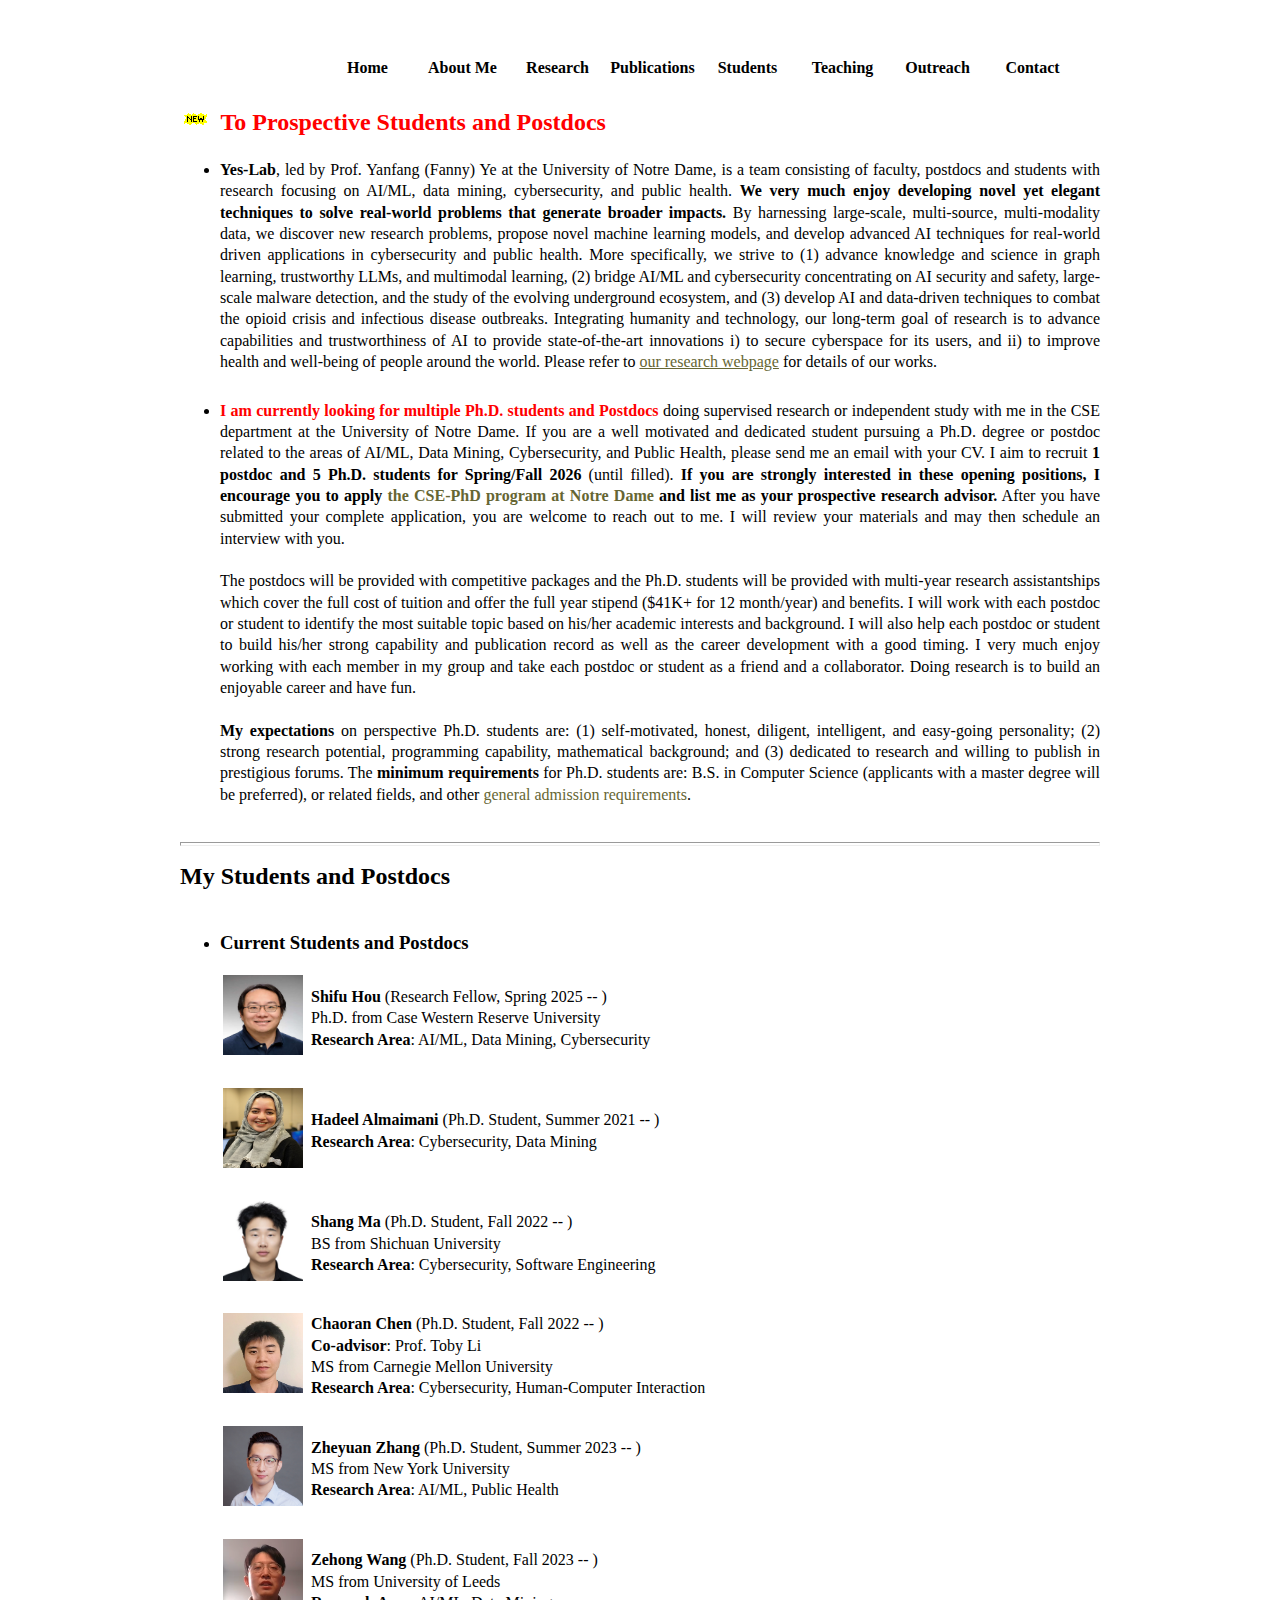
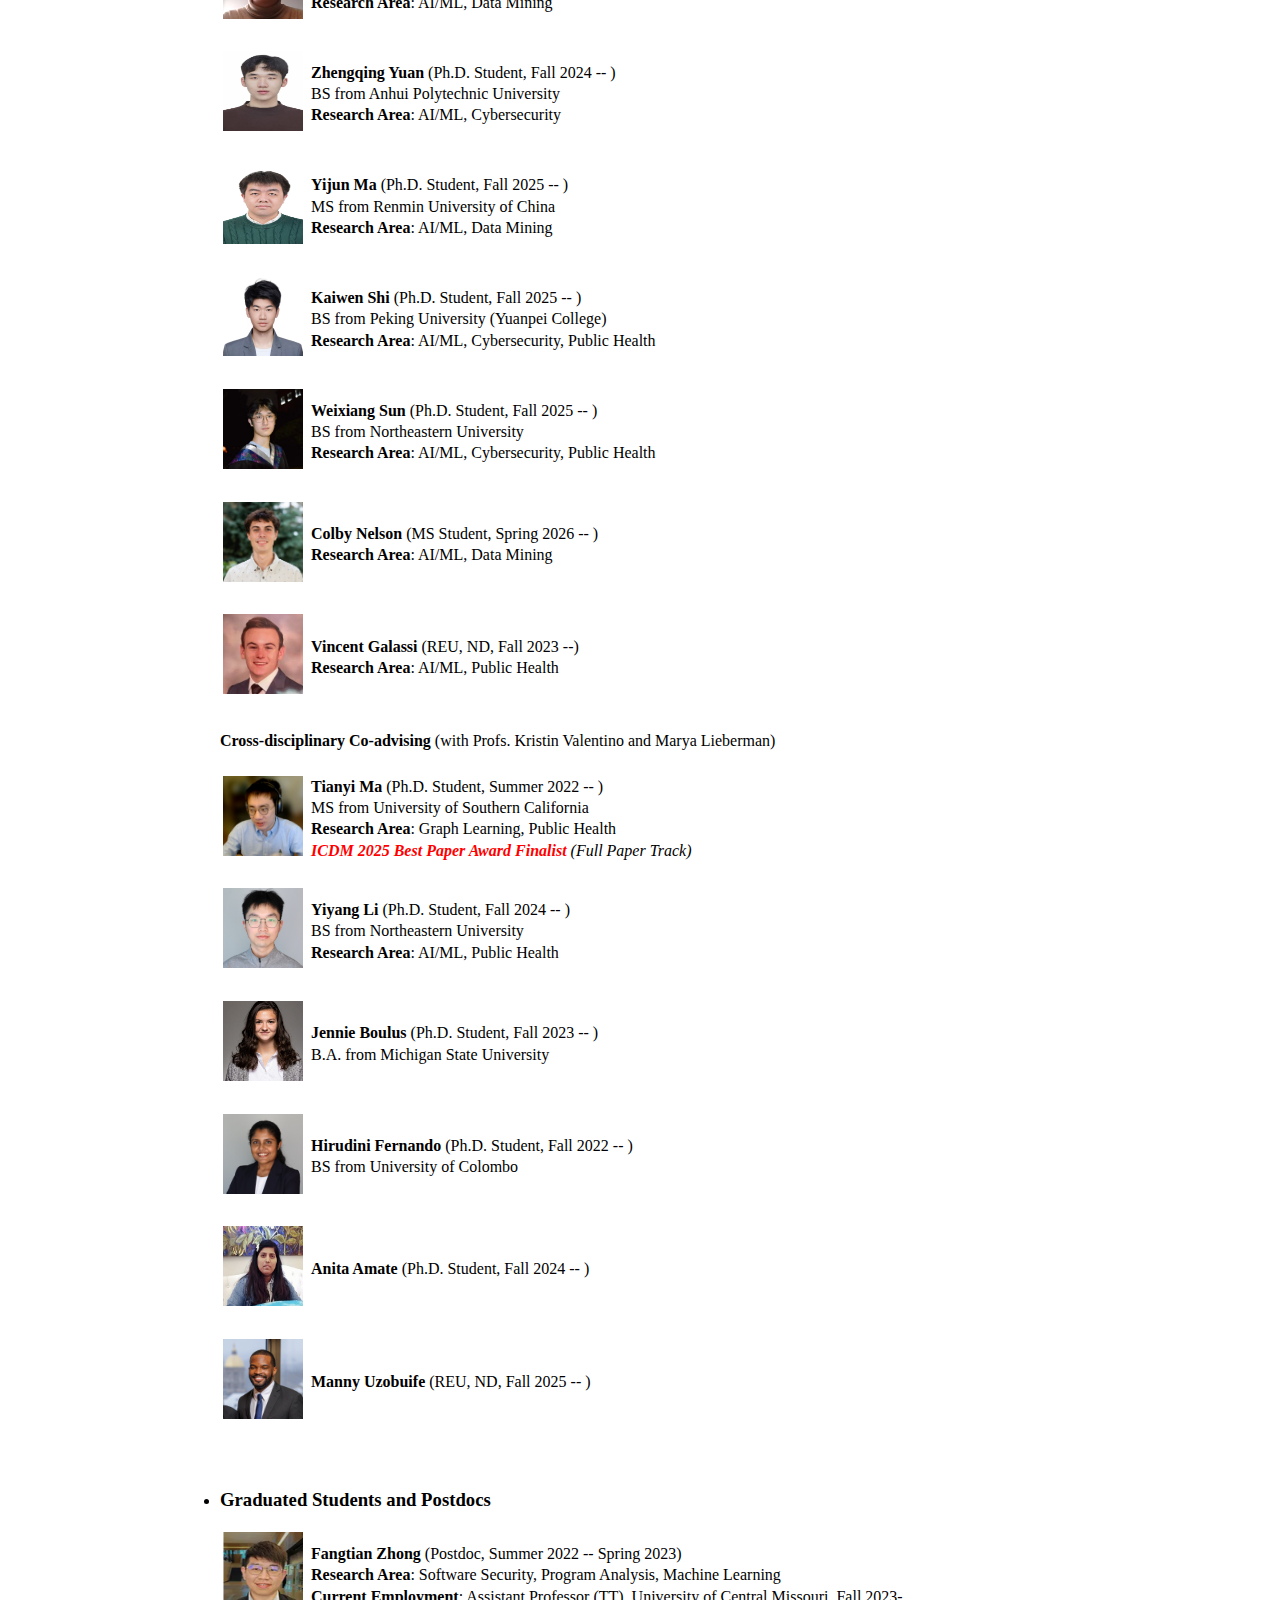
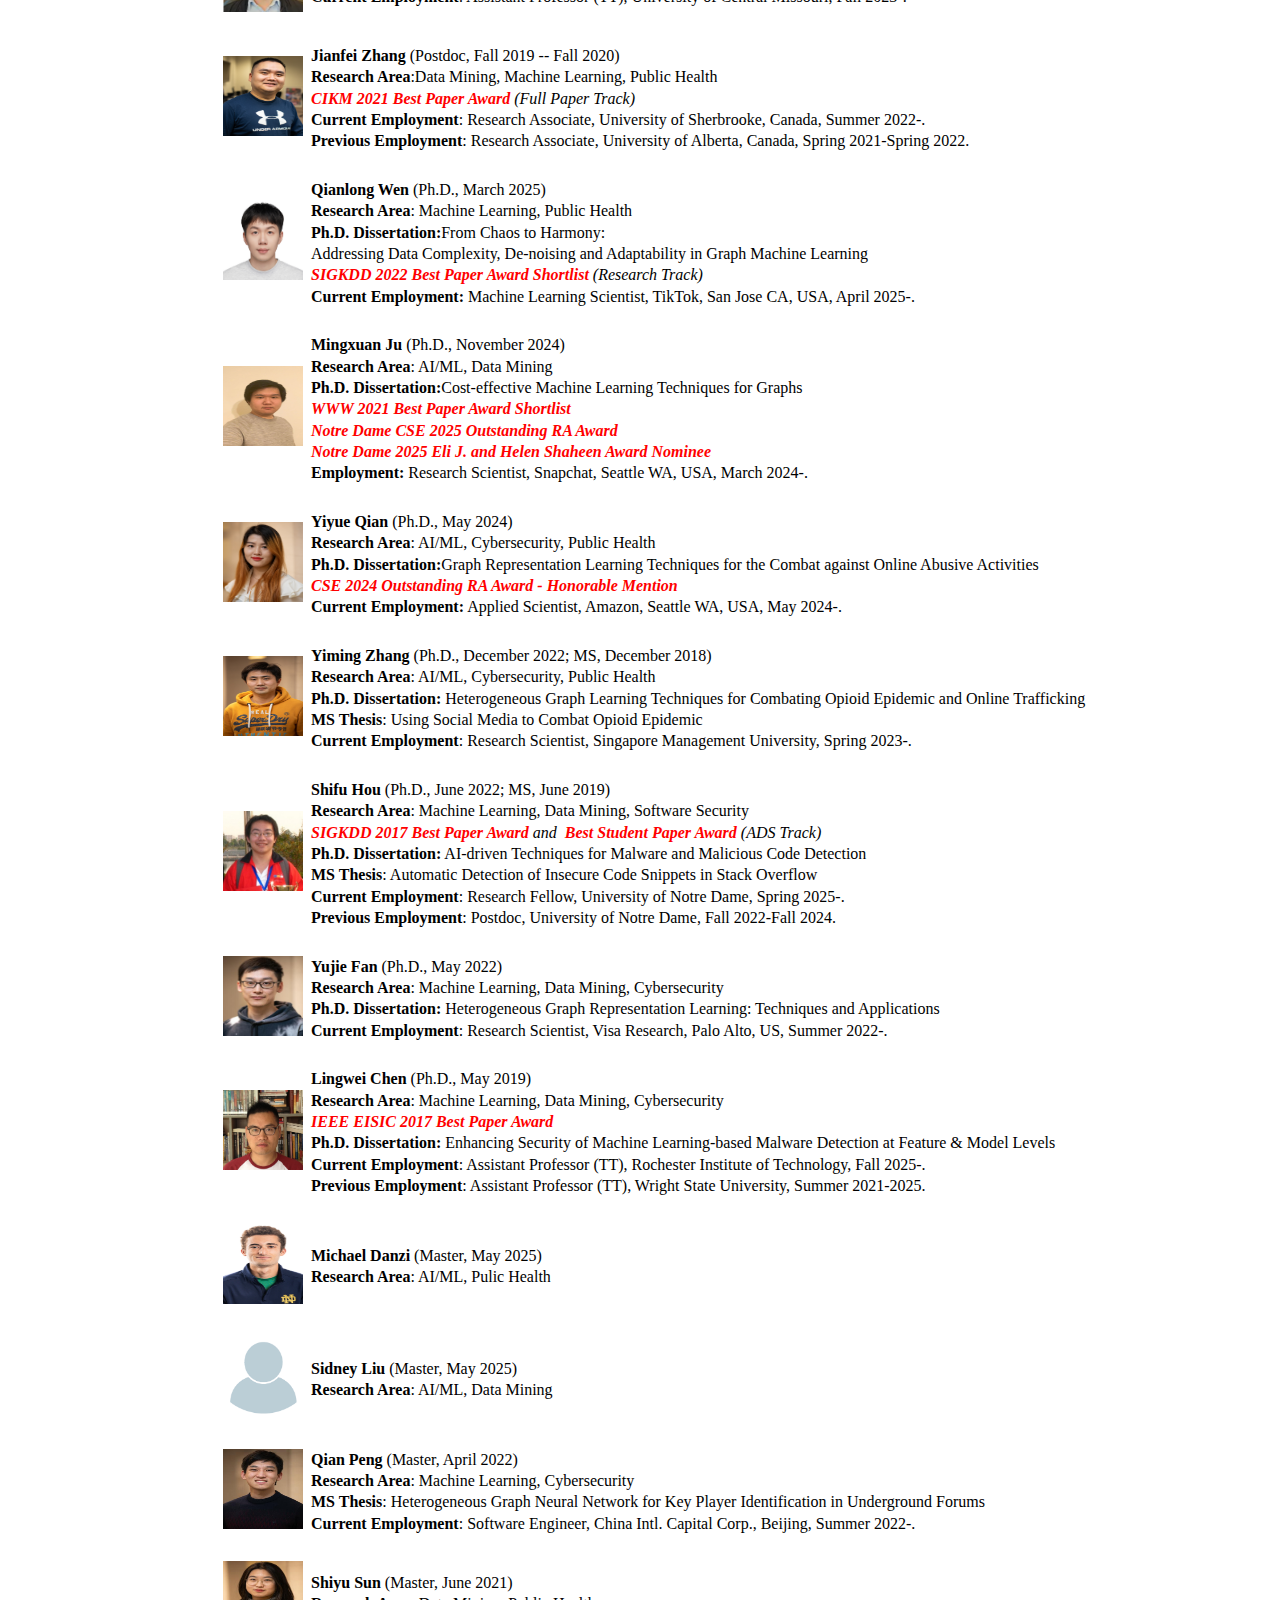
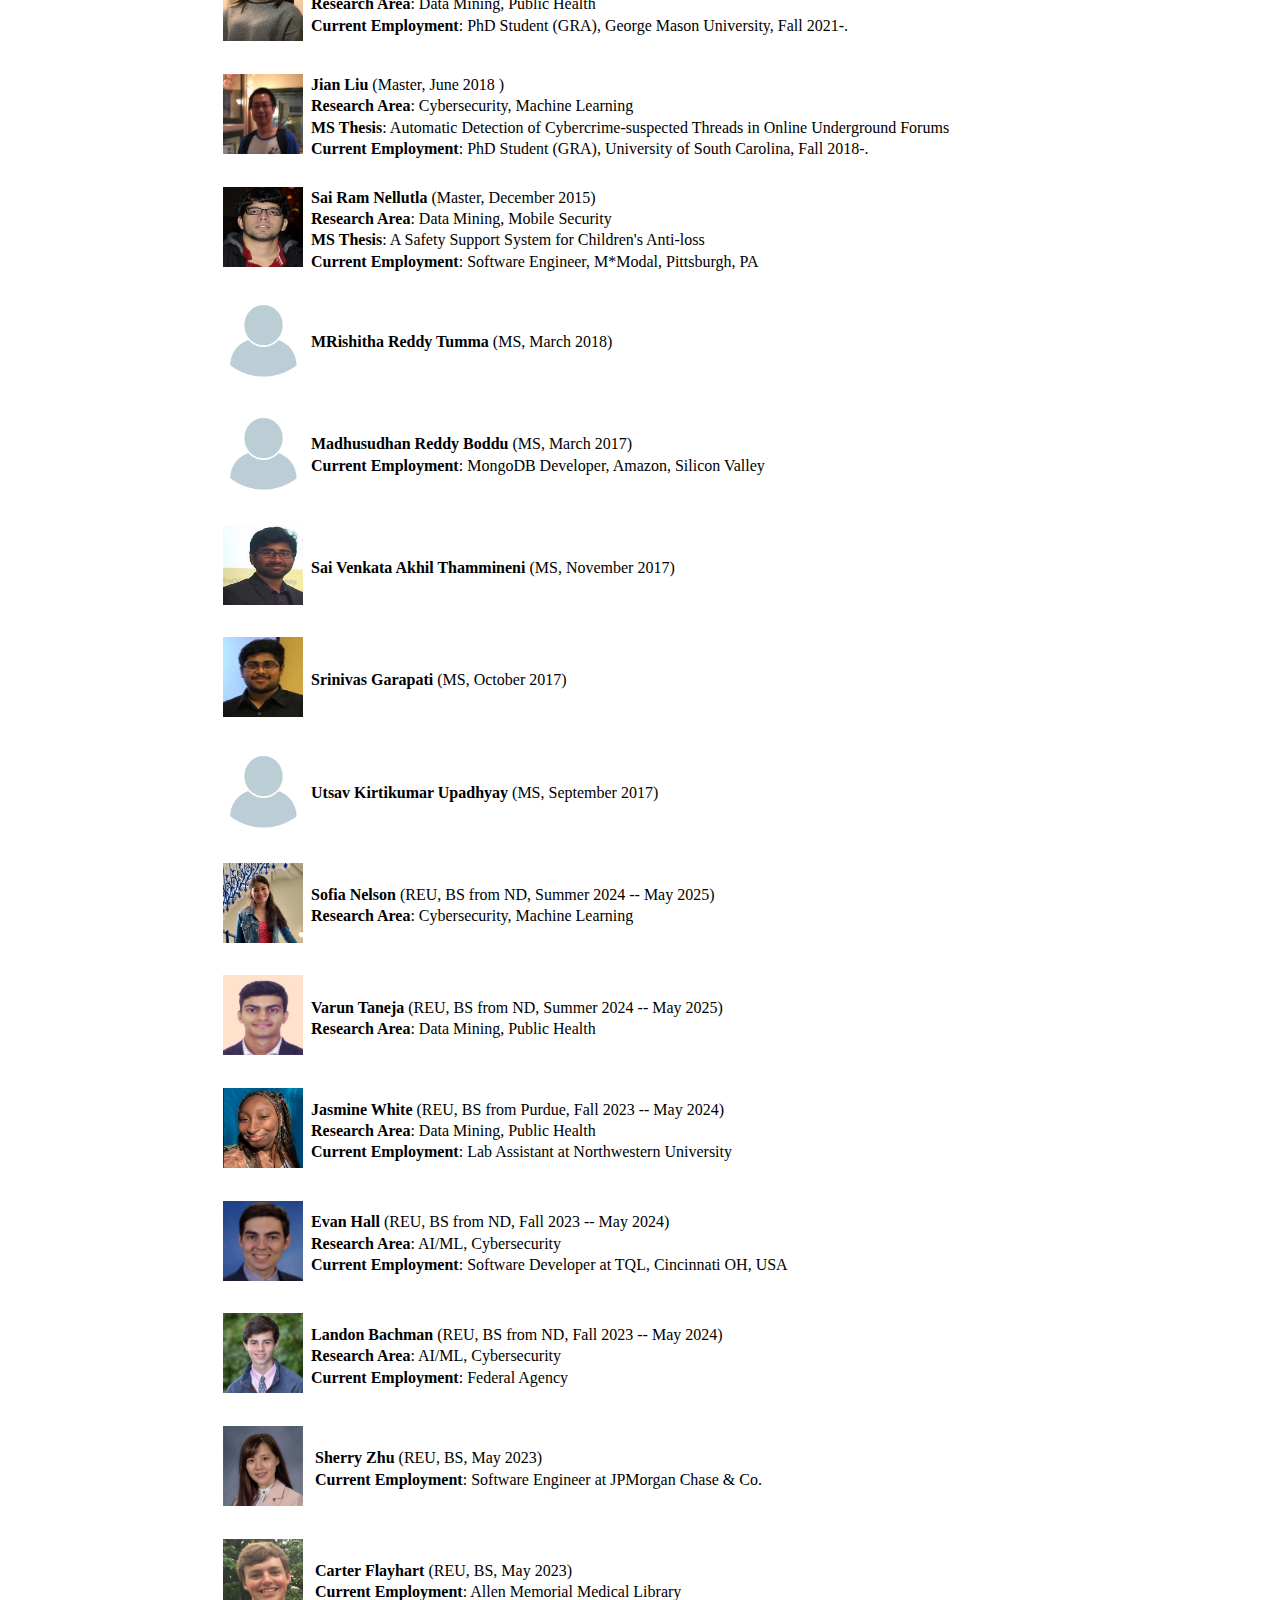
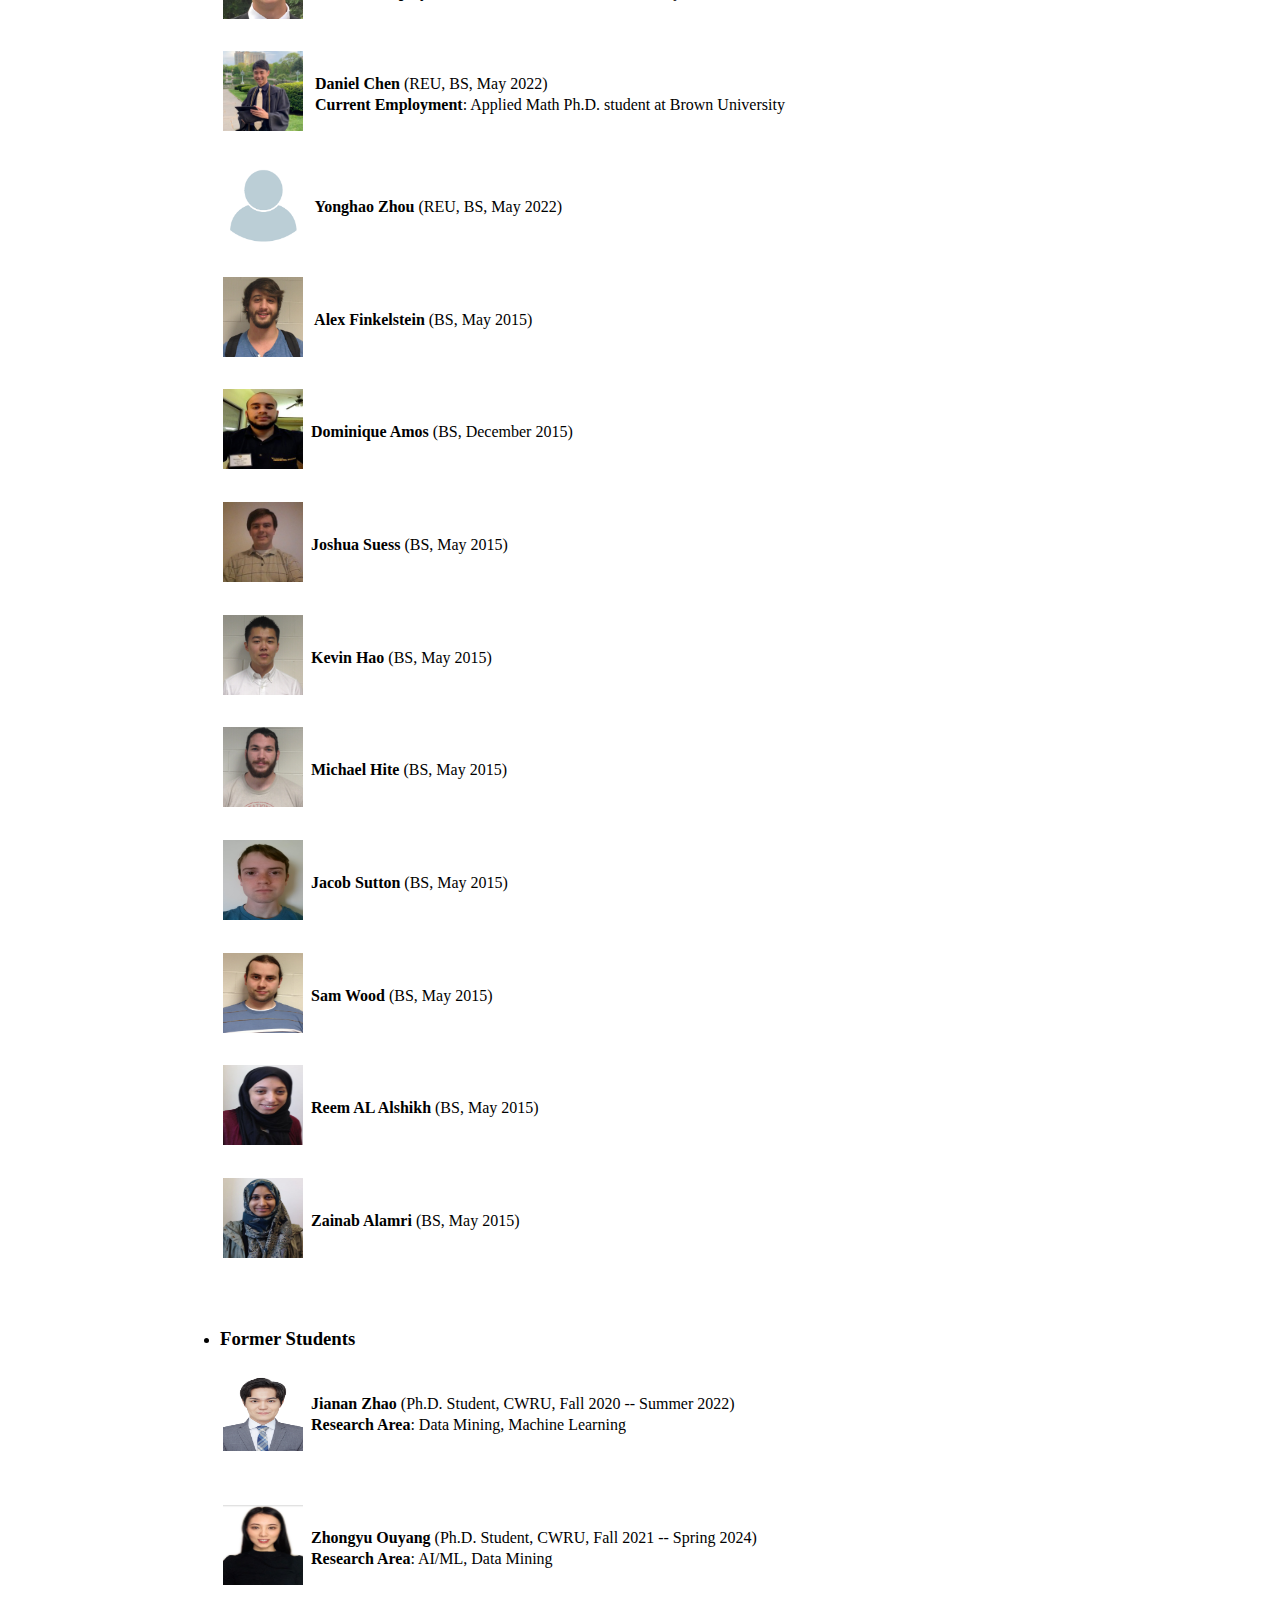
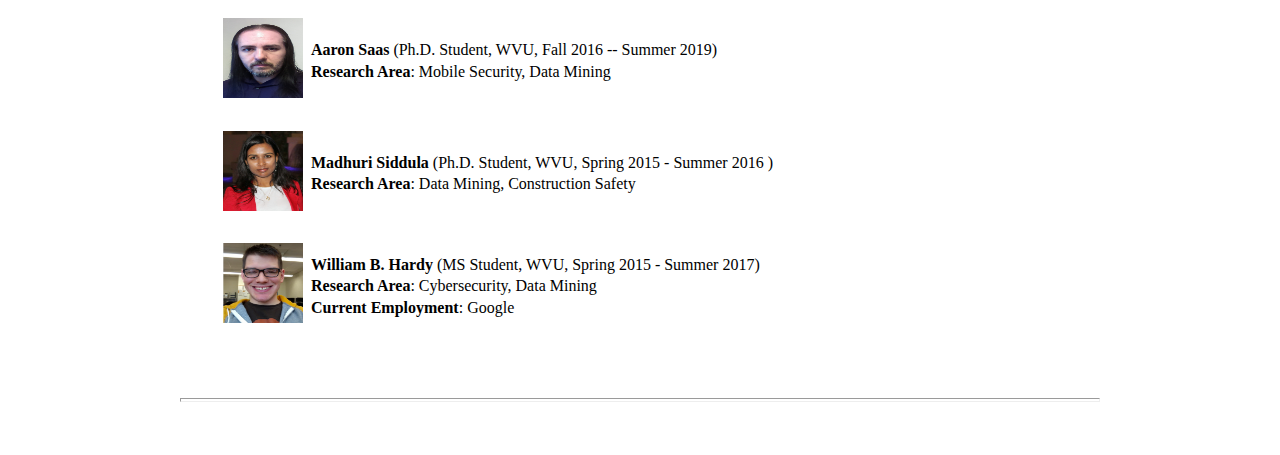
<file: students.html>
<!DOCTYPE html PUBLIC "-//W3C//DTD XHTML 1.0 Strict//EN" "http://www.w3.org/TR/xhtml1/DTD/xhtml1-strict.dtd">
<html><head>
  <meta http-equiv="content-type" content="text/html; charset=windows-1252">
  <meta name="Description" content="Dr. Yanfang Ye's Homepage ">
  <meta name="Title" content="Dr. Yanfang Ye's Homepage ">
  <title>Yanfang Ye's students page</title>
  <link rel="stylesheet" type="text/css" href="">

  <style type="text/css" title="layout" media="screen"> 
  @import url("files/style.css"); .style3 {font-size: 9pt; color: #000099; font-weight: bold;}
.style5 {
	font-style: italic;
	font-size: 12px;
	font-family: Arial, Helvetica, sans-serif;
}
  </style>
</head>

<body alink="#FF0000" link="#0000FF" text="#000000" vlink="#A020F0">
<div id="content">
<div id="box">
<ul id="menu1">
<li><a href="contact.html" title="Contact"><font size="+0.8"><strong>Contact</strong></font></a></li>
<li><a href="outreach.html" title="Outreach"><font size="+0.8"><strong>Outreach</strong></font></a></li>
<li><a href="teaching.html" title="Teaching"><font size="+0.8"><strong>Teaching</strong></font></a></li>
<li><a href="students.html" title="Students"><font size="+0.8"><strong>Students</strong></font></a></li>
<li><a href="publications.html" title="Publications"><font size="+0.8"><strong>Publications</strong></font></a></li>
<li><a href="research.html" title="Research"><font size="+0.8"><strong>Research</strong></font></a></li>
<li><a href="aboutme.html" title="About Me"><font size="+0.8"><strong>About Me</strong></font></a></li>
<li><a href="http://yes-lab.org" title="Home"><font size="+0.8"><strong>Home</strong></font></a></li>
</ul>

<div style="font-size:16px;width:300;text-align:justify;text-justify:inter-ideograph">
<h2><img id="_x0000_i1039" src="files/new.gif" border="0" height="20" width="35"><font color="red"> To Prospective Students and Postdocs</font></h2>
<ul>
<li><strong>Yes-Lab</strong>, led by Prof. Yanfang (Fanny) Ye at the University of Notre Dame, is a team consisting of faculty, postdocs and students with research focusing on AI/ML, data mining,&nbsp;cybersecurity, and public health. <strong>We very much enjoy developing novel yet elegant techniques to solve real-world problems that generate broader impacts. </strong> By harnessing large-scale, multi-source, multi-modality data, we discover new research problems, propose novel machine learning models, and develop advanced AI techniques for real-world driven applications in cybersecurity and public health. More specifically, we strive to (1) advance knowledge and science in graph learning, trustworthy LLMs, and multimodal learning, (2) bridge AI/ML and cybersecurity concentrating on AI security and safety, large-scale malware detection, and the study of the evolving underground ecosystem, and (3) develop AI and data-driven techniques to combat the opioid crisis and infectious disease outbreaks. Integrating humanity and technology, our long-term goal of research is to advance capabilities and trustworthiness of AI to provide state-of-the-art innovations i) to secure cyberspace for its users, and ii) to improve health and well-being of people around the world. Please refer to 	<a href="http://yes-lab.org/research.html">our research webpage</a> for details of our works.</li><br>


<li>	
<font color="red"><strong>I am currently looking for multiple Ph.D. students and Postdocs</strong></font> doing supervised research or independent study with me in the CSE department at the University of Notre Dame. If you are a well motivated and dedicated student pursuing a Ph.D. 
degree or postdoc related to the areas of AI/ML, Data Mining, Cybersecurity, and Public Health, please send me an email with your CV. I aim to recruit <strong>1 postdoc and 5 Ph.D. students for Spring/Fall 2026</strong> (until filled). <strong>If you are strongly interested in these opening positions, I encourage you to apply <a href="https://graduateschool.nd.edu/degree-programs/computer-science-and-engineering-phd---doctoral/" style="text-decoration: none"> the CSE-PhD program at Notre Dame</a> and list me as your prospective research advisor.</strong> After you have submitted your complete application, you are welcome to reach out to me. I will review your materials and may then schedule an interview with you.<br><br>
	
The postdocs will be provided with competitive packages and the Ph.D. students will be provided with multi-year research assistantships which cover the full cost of tuition and offer the full year  stipend ($41K+ for 12 month/year) and benefits. I will work with each postdoc or student to identify the most suitable topic based on his/her academic interests and background. I will also help each postdoc or student to build his/her strong capability and publication record as well as the career development with a good timing. I very much enjoy working with each member in my group and take each postdoc or student as a friend and a collaborator. Doing research is to build an enjoyable career and have fun. <br><br>
<strong>My expectations</strong> on perspective Ph.D. students are: (1) self-motivated, honest, diligent, intelligent, and easy-going personality; (2) strong research potential, programming capability, mathematical background; and (3) dedicated to research and willing to publish in prestigious forums. The <strong>minimum requirements</strong> for Ph.D. students are: B.S. in Computer Science (applicants with a master degree will be preferred), or related fields, and other <a href="https://graduateschool.nd.edu/degree-programs/computer-science-and-engineering-phd---doctoral/" style="text-decoration: none">
general admission requirements</a>.
</li>
<br>
</ul>
<hr size="4" />


<h2>My Students and Postdocs</h2>
<ul>
 
	 
 <li>  <h3>Current Students and Postdocs</h3>

<table border="0">
<tbody>
<tr>
<td>
<img width="80" height="80" src="files/housf.jpg"> 
</td>
<td>
&nbsp;<strong>Shifu Hou </strong> (Research Fellow, Spring 2025 -- )<br>
&nbsp;Ph.D. from Case Western Reserve University<br>
&nbsp;<strong>Research Area</strong>: AI/ML, Data Mining, Cybersecurity<br>
</td>
</tr>
</tbody>
</table>
<br>
	 
	 

	  




	 
<table border="0">
<tbody>
<tr>
<td>
<img width="80" height="80" src="files/hadeel.jpg">
</td>
<td>
&nbsp;<strong>Hadeel Almaimani </strong> (Ph.D. Student, Summer 2021 -- )  
<br>
&nbsp;<strong>Research Area</strong>: Cybersecurity, Data Mining <br>
</td>
</tr>
</tbody>
</table>
<br>	  
	  
	  
<table border="0">
<tbody>
<tr>
<td>
<img width="80" height="80" src="files/mashang.jpg">
</td>
<td>
&nbsp;<strong>Shang Ma</strong> (Ph.D. Student, Fall 2022 -- )  <br>
&nbsp;BS from Shichuan University<br>
&nbsp;<strong>Research Area</strong>: Cybersecurity, Software Engineering<br>
</td>
</tr>
</tbody>
</table>
<br>
	  
	  
<table border="0">
<tbody>
<tr>
<td>
<img width="80" height="80" src="files/cchen.jpg">
</td>
<td>
&nbsp;<strong>Chaoran Chen</strong> (Ph.D. Student, Fall 2022 -- )  <br>
&nbsp;<strong>Co-advisor</strong>: Prof. Toby Li<br>
&nbsp;MS from Carnegie Mellon University<br>
&nbsp;<strong>Research Area</strong>: Cybersecurity, Human-Computer Interaction<br>
</td>
</tr>
</tbody>
</table>
<br>
	 
	 
<table border="0">
<tbody>
<tr>
<td>
<img width="80" height="80" src="files/zheyuan.jpg">
</td>
<td>
&nbsp;<strong>Zheyuan Zhang</strong> (Ph.D. Student, Summer 2023 -- )  <br>
&nbsp;MS from New York University<br>
&nbsp;<strong>Research Area</strong>: AI/ML, Public Health<br>
</td>
</tr>
</tbody>
</table>
<br> 
	 
<table border="0">
<tbody>
<tr>
<td>
<img width="80" height="80" src="files/zehong.png">
</td>
<td>
&nbsp;<strong>Zehong Wang</strong> (Ph.D. Student, Fall 2023 -- )  <br>
&nbsp;MS from University of Leeds<br>
&nbsp;<strong>Research Area</strong>: AI/ML, Data Mining<br>
</td>
</tr>
</tbody>
</table>
<br> 
	 



	 
	 
<table border="0">
<tbody>
<tr>
<td>
<img width="80" height="80" src="files/zhengqing.jpeg">
</td>
<td>
&nbsp;<strong>Zhengqing Yuan</strong> (Ph.D. Student, Fall 2024 -- )  <br>
&nbsp;BS from Anhui Polytechnic University<br>
&nbsp;<strong>Research Area</strong>: AI/ML, Cybersecurity<br>
</td>
</tr>
</tbody>
</table>
<br> 
	 

	 
<table border="0">
<tbody>
<tr>
<td>
<img width="80" height="80" src="files/yijunma.jpg">
</td>
<td>
&nbsp;<strong>Yijun Ma</strong> (Ph.D. Student, Fall 2025 -- )  <br>
&nbsp;MS from Renmin University of China<br>
&nbsp;<strong>Research Area</strong>: AI/ML, Data Mining<br>
</td>
</tr>
</tbody>
</table>
<br> 
	 
	 
<table border="0">
<tbody>
<tr>
<td>
<img width="80" height="80" src="files/kaiwenshi.jpeg">
</td>
<td>
&nbsp;<strong>Kaiwen Shi</strong> (Ph.D. Student, Fall 2025 -- )  <br>
&nbsp;BS from Peking University (Yuanpei College)<br>
&nbsp;<strong>Research Area</strong>: AI/ML, Cybersecurity, Public Health<br>
</td>
</tr>
</tbody>
</table>
<br>
	 
<table border="0">
<tbody>
<tr>
<td>
<img width="80" height="80" src="files/weixiangsun.jpg">
</td>
<td>
&nbsp;<strong>Weixiang Sun</strong> (Ph.D. Student, Fall 2025 -- )  <br>
&nbsp;BS from Northeastern University<br>
&nbsp;<strong>Research Area</strong>: AI/ML, Cybersecurity, Public Health<br>
</td>
</tr>
</tbody>
</table>
<br>
	 
	 
<table border="0">
<tbody>
<tr>
<td>
<img width="80" height="80" src="files/colby.jpg">
</td>
<td>
&nbsp;<strong>Colby Nelson</strong> (MS Student, Spring 2026 -- )  <br>
&nbsp;<strong>Research Area</strong>: AI/ML, Data Mining <br>
</td>
</tr>
</tbody>
</table>
<br> 

	 
<table border="0">
<tbody>
<tr>
<td>
<img width="80" height="80" src="files/vinny.jpg"> 
</td>
<td>
&nbsp;<strong>Vincent Galassi </strong> (REU, ND, Fall 2023 --)  <br>
&nbsp;<strong>Research Area</strong>: AI/ML, Public Health <br>
</td>
</tr>
</tbody>
</table>
<br> 
	 
<li style="list-style: none; margin: 0;"><strong>Cross-disciplinary Co-advising</strong> (with Profs. Kristin Valentino and Marya Lieberman)
</li><br>

<table border="0">
<tbody>
<tr>
<td>
<img width="80" height="80" src="files/tianyima.jpg">
</td>
<td>
&nbsp;<strong>Tianyi Ma</strong> (Ph.D. Student, Summer 2022 -- )  <br>
&nbsp;MS from University of Southern California<br>
&nbsp;<strong>Research Area</strong>: Graph Learning, Public Health<br>
&nbsp;<font color="red"><em><strong>ICDM 2025 Best Paper Award Finalist</strong></em></font> <em>(Full Paper Track)</em><br>
</td>
</tr>
</tbody>
</table>
<br>
		
	
<table border="0">
<tbody>
<tr>
<td>
<img width="80" height="80" src="files/ian.jpg">
</td>
<td>
&nbsp;<strong>Yiyang Li</strong> (Ph.D. Student, Fall 2024 -- )  <br>
&nbsp;BS from Northeastern University<br>
&nbsp;<strong>Research Area</strong>: AI/ML, Public Health<br>
</td>
</tr>
</tbody>
</table>
<br> 
	
<table border="0">
<tbody>
<tr>
<td>
<img width="80" height="80" src="files/boulus.jpg">
</td>
<td>
&nbsp;<strong>Jennie Boulus</strong> (Ph.D. Student, Fall 2023 -- )  <br>
&nbsp;B.A. from Michigan State University<br>
</td>
</tr>
</tbody>
</table>
<br> 
	 

<table border="0">
<tbody>
<tr>
<td>
<img width="80" height="80" src="files/fernando.jpg">
</td>
<td>
&nbsp;<strong>Hirudini Fernando</strong> (Ph.D. Student, Fall 2022 -- )  <br>
&nbsp;BS from University of Colombo<br>
</td>
</tr>
</tbody>
</table>
<br>
	
<table border="0">
<tbody>
<tr>
<td>
<img width="80" height="80" src="files/amate.jpg">
</td>
<td>
&nbsp;<strong>Anita Amate</strong> (Ph.D. Student, Fall 2024 -- )  <br>
</td>
</tr>
</tbody>
</table>
<br> 
	
	
<table border="0">
<tbody>
<tr>
<td>
<img width="80" height="80" src="files/uzobuife.jpg">
</td>
<td>
&nbsp;<strong>Manny Uzobuife</strong> (REU, ND, Fall 2025 -- )  <br>
</td>
</tr>
</tbody>
</table>
<br>



</li>  
</ul>

<ul>

<li>  <h3>Graduated Students and Postdocs</h3>
	
<table border="0">
<tbody>
<tr>
<td>
<img width="80" height="80" src="files/fangtian.png">
</td>
<td>
&nbsp;<strong>Fangtian Zhong </strong> (Postdoc, Summer 2022 -- Spring 2023)
<br>
&nbsp;<strong>Research Area</strong>: Software Security, Program Analysis, Machine Learning<br>
&nbsp;<strong>Current Employment</strong>: Assistant Professor (TT), University of Central Missouri, Fall 2023-. <br>
</td>
</tr>
</tbody>
</table>
<br>  
	  
<table border="0">
<tbody>
<tr>
<td>
<img width="80" height="80" src="files/jianfei.png">
</td>
<td>
&nbsp;<strong>Jianfei Zhang </strong> (Postdoc, Fall 2019 -- Fall 2020)
<br>
&nbsp;<strong>Research Area</strong>:Data Mining, Machine Learning, Public Health<br>
&nbsp;<font color="red"><em><strong>CIKM 2021 Best Paper Award</strong></em></font> <em>(Full Paper Track)</em><br>
&nbsp;<strong>Current Employment</strong>: Research Associate, University of Sherbrooke, Canada, Summer 2022-. <br>
&nbsp;<strong>Previous Employment</strong>: Research Associate, University of Alberta, Canada, Spring 2021-Spring 2022.
</td>
</tr>
</tbody>
</table>
<br>  
	
	
<table border="0">
<tbody>
<tr>
<td>
<img width="80" height="80" src="files/wen.jpg">
</td>
<td>
&nbsp;<strong>Qianlong Wen</strong> (Ph.D., March 2025)  
<br>
&nbsp;<strong>Research Area</strong>: Machine Learning, Public Health <br>
&nbsp;<strong>Ph.D. Dissertation:</strong>From Chaos to Harmony: <br>
&nbsp;Addressing Data Complexity, De-noising and Adaptability in Graph Machine Learning<br>
&nbsp;<font color="red"><em><strong>SIGKDD 2022 Best Paper Award Shortlist</strong></em></font> <em>(Research Track)</em><br>
&nbsp;<strong>Current Employment:</strong> Machine Learning Scientist, TikTok, San Jose CA, USA, April 2025-.<br>
</td>
</tr>
</tbody>
</table>
<br>
	
<table border="0">
<tbody>
<tr>
<td>
<img width="80" height="80" src="files/mingxuan.jpg">
</td>
<td>
&nbsp;<strong>Mingxuan Ju </strong> (Ph.D., November 2024)  
<br>
&nbsp;<strong>Research Area</strong>: AI/ML, Data Mining <br>
&nbsp;<strong>Ph.D. Dissertation:</strong>Cost-effective Machine Learning Techniques for Graphs<br>
&nbsp;<font color="red"><em><strong>WWW 2021 Best Paper Award Shortlist</strong></em></font> <br>
&nbsp;<font color="red"><em><strong>Notre Dame CSE 2025 Outstanding RA Award</strong></em></font> <br>
&nbsp;<font color="red"><em><strong>Notre Dame 2025 Eli J. and Helen Shaheen Award Nominee</strong></em></font> <br>	
&nbsp;<strong>Employment:</strong> Research Scientist, Snapchat, Seattle WA, USA, March 2024-.
</td>
</tr>
</tbody>
</table>	  
	 
 <br>
	
<table border="0">
<tbody>
<tr>
<td>
<img width="80" height="80" src="files/qian.jpg">
</td>
<td>
&nbsp;<strong>Yiyue Qian</strong> (Ph.D., May 2024)
<br>
&nbsp;<strong>Research Area</strong>: AI/ML, Cybersecurity, Public Health <br>
&nbsp;<strong>Ph.D. Dissertation:</strong>Graph Representation Learning Techniques for the Combat against Online Abusive Activities<br>
&nbsp;<font color="red"><em><strong>CSE 2024 Outstanding RA Award - Honorable Mention </strong></em></font> <br>
&nbsp;<strong>Current Employment:</strong> Applied Scientist, Amazon, Seattle WA, USA, May 2024-.
</td>
</tr>
</tbody>
</table>
<br>

<table border="0">
<tbody>
<tr>
<td>
<img width="80" height="80" src="files/yiming_2.jpg">
</td>
<td>
&nbsp;<strong>Yiming Zhang</strong> (Ph.D., December 2022; MS, December 2018)
<br>
&nbsp;<strong>Research Area</strong>: AI/ML, Cybersecurity, Public Health<br>
&nbsp;<strong>Ph.D. Dissertation:</strong> Heterogeneous Graph Learning Techniques for Combating Opioid Epidemic and Online Trafficking<br>
&nbsp;<strong>MS Thesis</strong>: Using Social Media to Combat Opioid Epidemic<br>
&nbsp;<strong>Current Employment</strong>: Research Scientist, Singapore Management University, Spring 2023-.
</td>
</tr>
</tbody>
</table>
<br>
	  
	   
<table border="0">
<tbody>
<tr>
<td>
<img width="80" height="80" src="files/shifuhou.jpg">
</td>
<td>
&nbsp;<strong>Shifu Hou </strong> (Ph.D., June 2022; MS, June 2019)
<br>
&nbsp;<strong>Research Area</strong>: Machine Learning, Data Mining, Software Security<br>
&nbsp;<font color="red"><em><strong>SIGKDD 2017 Best Paper Award</strong></em></font><em> and </em>
&nbsp;<font color="red"><em><strong>Best Student Paper Award</strong></em></font> <em>(ADS Track)</em><br>
&nbsp;<strong>Ph.D. Dissertation:</strong> AI-driven Techniques for Malware and Malicious Code Detection<br>
&nbsp;<strong>MS Thesis</strong>: Automatic Detection of Insecure Code Snippets in Stack Overflow<br>
&nbsp;<strong>Current Employment</strong>: Research Fellow, University of Notre Dame, Spring 2025-.<br>
&nbsp;<strong>Previous Employment</strong>: Postdoc, University of Notre Dame, Fall 2022-Fall 2024.
</td>
</tr>
</tbody>
</table>
<br>
	
<table border="0">
<tbody>
<tr>
<td>
<img width="80" height="80" src="files/yujie.jpg">
</td>
<td>
&nbsp;<strong>Yujie Fan</strong> (Ph.D., May 2022)
<br>
&nbsp;<strong>Research Area</strong>: Machine Learning, Data Mining, Cybersecurity <br>
&nbsp;<strong>Ph.D. Dissertation:</strong> Heterogeneous Graph Representation Learning: Techniques and Applications<br>
&nbsp;<strong>Current Employment</strong>: Research Scientist, Visa Research, Palo Alto, US, Summer 2022-.
</td>
</tr>
</tbody>
</table>
<br>  

	  
<table border="0">
<tbody>
<tr>
<td>
<img width="80" height="80" src="files/lingweichen.jpg">
</td>
<td>
&nbsp;<strong>Lingwei Chen </strong> (Ph.D., May 2019)
<br>
&nbsp;<strong>Research Area</strong>: Machine Learning, Data Mining, Cybersecurity<br>
&nbsp;<font color="red"><em><strong>IEEE EISIC 2017 Best Paper Award</strong></em></font> <br>
&nbsp;<strong>Ph.D. Dissertation:</strong> Enhancing Security of Machine Learning-based Malware Detection at Feature & Model Levels<br>
&nbsp;<strong>Current Employment</strong>: Assistant Professor (TT), Rochester Institute of Technology, Fall 2025-.<br>
&nbsp;<strong>Previous Employment</strong>: Assistant Professor (TT), Wright State University, Summer 2021-2025.
</td>
</tr>
</tbody>
</table> 
<br>
	

	 
	 
<table border="0">
<tbody>
<tr>
<td>
<img width="80" height="80" src="files/michael.png">
</td>
<td>
&nbsp;<strong>Michael Danzi</strong> (Master, May 2025)  <br>
&nbsp;<strong>Research Area</strong>: AI/ML, Pulic Health <br>
</td>
</tr>
</tbody>
</table>
<br> 
	
	
<table border="0">
<tbody>
<tr>
<td>
<img width="80" height="80" src="files/avatar-3.png">
</td>
<td>
&nbsp;<strong>Sidney Liu</strong> (Master, May 2025)  <br>
&nbsp;<strong>Research Area</strong>: AI/ML, Data Mining <br>
</td>
</tr>
</tbody>
</table>
<br> 
	  
<table border="0">
<tbody>
<tr>
<td>
<img width="80" height="80" src="files/qianpeng.jpg">
</td>
<td>
&nbsp;<strong>Qian Peng</strong> (Master, April 2022)
<br>
&nbsp;<strong>Research Area</strong>: Machine Learning, Cybersecurity <br>
&nbsp;<strong>MS Thesis</strong>: Heterogeneous Graph Neural Network for Key Player Identification in Underground Forums<br>
&nbsp;<strong>Current Employment</strong>: Software Engineer, China Intl. Capital Corp., Beijing, Summer 2022-.
</td>
</tr>
</tbody>
</table>  
<br> 	  

	  
<table border="0">
<tbody>
<tr>
<td>
<img width="80" height="80" src="files/shiyu.jpg">
</td>
<td>
&nbsp;<strong>Shiyu Sun</strong> (Master, June 2021)  
<br>
&nbsp;<strong>Research Area</strong>: Data Mining, Public Health <br>
&nbsp;<strong>Current Employment</strong>: PhD Student (GRA), George Mason University, Fall 2021-.
</td>
</tr>
</tbody>
</table>
	  
	   <br>  
	  
  

<table border="0">
<tbody>
<tr>
<td>
<img width="80" height="80" src="files/jianliu.jpg">
</td>
<td>
&nbsp;<strong>Jian Liu </strong> (Master, June 2018 )
<br>
&nbsp;<strong>Research Area</strong>: Cybersecurity, Machine Learning<br>
&nbsp;<strong>MS Thesis</strong>: Automatic Detection of Cybercrime-suspected Threads in Online Underground Forums<br>
&nbsp;<strong>Current Employment</strong>: PhD Student (GRA), University of South Carolina, Fall 2018-.
</td>
</tr>
</tbody>
</table>

 <br>


 </li>
  
  <table border="0">
<tbody>
<tr>
<td>
<img width="80" height="80" src="files/ram.jpg">
</td>
<td>
&nbsp;<strong>Sai Ram Nellutla </strong> (Master, December 2015)  
<br>
&nbsp;<strong>Research Area</strong>: Data Mining, Mobile Security
<br>
&nbsp;<strong>MS Thesis</strong>: A Safety Support System for Children's Anti-loss<br>
&nbsp;<strong>Current Employment</strong>: Software Engineer, M*Modal, Pittsburgh, PA
</td>
</tr>
</tbody>
</table>
  <br>
	
<table border="0">
<tbody>
<tr>
<td>
<img width="80" height="80" src="files/avatar-3.png">
</td>
<td>
&nbsp;<strong>MRishitha Reddy Tumma </strong> (MS, March 2018)  
<br>

</td>
</tr>
</tbody>
</table>
  <br>
  
<table border="0">
<tbody>
<tr>
<td>
<img width="80" height="80" src="files/avatar-3.png">
</td>
<td>
&nbsp;<strong>Madhusudhan Reddy Boddu </strong> (MS, March 2017)  
<br>
&nbsp;<strong>Current Employment</strong>: MongoDB Developer, Amazon, Silicon Valley
</td>
</tr>
</tbody>
</table>
  <br>
  
      <table border="0">
<tbody>
<tr>
<td>
<img width="80" height="80" src="files/thammineni.jpg">
</td>
<td>
&nbsp;<strong>Sai Venkata Akhil Thammineni </strong> (MS, November 2017)  
<br>
</td>
</tr>
</tbody>
</table>
  <br>
  
    <table border="0">
<tbody>
<tr>
<td>
<img width="80" height="80" src="files/srinivas.jpg">
</td>
<td>
&nbsp;<strong>Srinivas Garapati </strong> (MS, October 2017)  
<br>
</td>
</tr>
</tbody>
</table>
  <br>
  
  <table border="0">
<tbody>
<tr>
<td>
<img width="80" height="80" src="files/avatar-3.png">
</td>
<td>
&nbsp;<strong>Utsav Kirtikumar Upadhyay </strong> (MS, September 2017)  
<br>
</td>
</tr>
</tbody>
</table>	
<br>
	
<table border="0">
<tbody>
<tr>
<td>
<img width="80" height="80" src="files/sofia.jpeg">
</td>
<td>
&nbsp;<strong>Sofia Nelson </strong> (REU, BS from ND, Summer 2024 -- May 2025)  <br>
&nbsp;<strong>Research Area</strong>: Cybersecurity, Machine Learning <br>
</td>
</tr>
</tbody>
</table>
<br> 
	
<table border="0">
<tbody>
<tr>
<td>
<img width="80" height="80" src="files/varun.jpeg">
</td>
<td>
&nbsp;<strong>Varun Taneja</strong> (REU, BS from ND, Summer 2024 -- May 2025)  <br>
&nbsp;<strong>Research Area</strong>: Data Mining, Public Health <br>
</td>
</tr>
</tbody>
</table>
<br>
	
<table border="0">
<tbody>
<tr>
<td>
<img width="80" height="80" src="files/jasmine.png">
</td>
<td>
&nbsp;<strong>Jasmine White</strong> (REU, BS from Purdue, Fall 2023 -- May 2024)  <br>
&nbsp;<strong>Research Area</strong>: Data Mining, Public Health<br>
&nbsp;<strong>Current Employment</strong>: Lab Assistant at Northwestern University<br>
</td>
</tr>
</tbody>
</table>
<br> 
	 

	 
<table border="0">
<tbody>
<tr>
<td>
<img width="80" height="80" src="files/evan.png">
</td>
<td>
&nbsp;<strong>Evan Hall</strong> (REU, BS from ND, Fall 2023 -- May 2024)  <br>
&nbsp;<strong>Research Area</strong>: AI/ML, Cybersecurity<br>
&nbsp;<strong>Current Employment</strong>: Software Developer at TQL,  Cincinnati OH, USA<br>
</td>
</tr>
</tbody>
</table>
<br> 
	 
	 
	 
	 
<table border="0">
<tbody>
<tr>
<td>
<img width="80" height="80" src="files/landon.png">
</td>
<td>
&nbsp;<strong>Landon Bachman</strong> (REU, BS from ND, Fall 2023 -- May 2024)  <br>
&nbsp;<strong>Research Area</strong>: AI/ML, Cybersecurity<br>
&nbsp;<strong>Current Employment</strong>: Federal Agency<br>
</td>
</tr>
</tbody>
</table>
<br> 
	
	
	
	
	
	
	
	
 <table border="0">
<tbody>
<tr>
<td>
<img width="80" height="80" src="files/sherry.jpg">
</td>
<td>
&nbsp;<strong> Sherry Zhu </strong> (REU, BS, May 2023) 
<br>
&nbsp;<strong> Current Employment</strong>: Software Engineer at JPMorgan Chase & Co.
</td>
</tr>
</tbody>
</table>
<br>
	
 <table border="0">
<tbody>
<tr>
<td>
<img width="80" height="80" src="files/carter.png">
</td>
<td>
&nbsp;<strong> Carter Flayhart  </strong> (REU, BS, May 2023) 
<br>
&nbsp;<strong> Current Employment</strong>: Allen Memorial Medical Library 
</td>
</tr>
</tbody>
</table>
<br>
	
	
 <table border="0">
<tbody>
<tr>
<td>
<img width="80" height="80" src="files/daniel.jpg">
</td>
<td>
&nbsp;<strong> Daniel Chen </strong> (REU, BS, May 2022) 
<br>
&nbsp;<strong> Current Employment</strong>: Applied Math Ph.D. student at Brown University
</td>
</tr>
</tbody>
</table>
<br>
	

 <table border="0">
<tbody>
<tr>
<td>
<img width="80" height="80" src="files/avatar-3.png">
</td>
<td>
&nbsp;<strong> Yonghao Zhou </strong> (REU, BS, May 2022) 
<br>
</td>
</tr>
</tbody>
</table>
<br>

  
  <table border="0">
<tbody>
<tr>
<td>
<img width="80" height="80" src="files/alex.jpg">
</td>
<td>
&nbsp;<strong> Alex Finkelstein </strong> (BS, May 2015) 
<br>

</td>
</tr>
</tbody>
</table>
<br>

<table border="0">
<tbody>
<tr>
<td>
<img width="80" height="80" src="files/damos_1.jpg">
</td>
<td>
&nbsp;<strong>Dominique Amos  </strong> (BS, December 2015)
<br>

</td>
</tr>
</tbody>
</table>
 
 <br>
    
    <table border="0">
<tbody>
<tr>
<td>
<img width="80" height="80" src="files/JSuess.jpg">
</td>
<td>
&nbsp;<strong>Joshua Suess </strong> (BS, May 2015)
<br>
</td>
</tr>
</tbody>
</table>


 
 <br>

<table border="0">
<tbody>
<tr>
<td>
<img width="80" height="80" src="files/kevin.jpg">
</td>
<td>
&nbsp;<strong>Kevin Hao</strong> (BS, May 2015)
<br>

</td>
</tr>
</tbody>
</table>
<br>

<table border="0">
<tbody>
<tr>
<td>
<img width="80" height="80" src="files/michael.jpg">
</td>
<td>
&nbsp;<strong>Michael Hite</strong> (BS, May 2015)
<br>
</td>
</tr>
</tbody>
</table>
<br>

<table border="0">
<tbody>
<tr>
<td>
<img width="80" height="80" src="files/Jacob.jpg">
</td>
<td>
&nbsp;<strong>Jacob Sutton</strong> (BS, May 2015)
<br>
</td>
</tr>
</tbody>
</table>
<br>
 
 <table border="0">
<tbody>
<tr>
<td>
<img width="80" height="80" src="files/sam.jpg">
</td>
<td>
&nbsp;<strong>Sam Wood</strong> (BS, May 2015)
<br>
</td>
</tr>
</tbody>
</table>
<br>
 
 <table border="0">
<tbody>
<tr>
<td>
<img width="80" height="80" src="files/Reem.png">
</td>
<td>
&nbsp;<strong>Reem AL Alshikh</strong> (BS, May 2015)
<br>
</td>
</tr>
</tbody>
</table>
<br>

 <table border="0">
<tbody>
<tr>
<td>
<img width="80" height="80" src="files/Zainab.png">
</td>
<td>
&nbsp;<strong>Zainab Alamri</strong> (BS, May 2015)
<br>
</td>
</tr>
</tbody>
</table>
<br>


 
 </li>
  
</ul>

<ul>
<li>  <h3>Former Students</h3>
	  
<table border="0">
<tbody>
<tr>
<td>
<img width="80" height="80" src="files/Jianan.jpg">
</td>
<td>
&nbsp;<strong>Jianan Zhao</strong> (Ph.D. Student, CWRU, Fall 2020 -- Summer 2022)  
<br>
&nbsp;<strong>Research Area</strong>: Data Mining, Machine Learning<br>
</td>
</tr>
</tbody>
</table>
<br>
	
	
	 
<br>
<table border="0">
<tbody>
<tr>
<td>
<img width="80" height="80" src="files/Zhongyu.jpg">
</td>
<td>
&nbsp;<strong>Zhongyu Ouyang</strong> (Ph.D. Student, CWRU, Fall 2021 -- Spring 2024)  
<br>
&nbsp;<strong>Research Area</strong>: AI/ML, Data Mining <br>
</td>
</tr>
</tbody>
</table>
<br>
	  
  <table border="0">
<tbody>
<tr>
<td>
<img width="80" height="80" src="files/saas.jpg">
</td>
<td>
&nbsp;<strong>Aaron Saas </strong> (Ph.D. Student, WVU, Fall 2016 -- Summer 2019)
<br>
&nbsp;<strong>Research Area</strong>: Mobile Security, Data Mining
</td>
</tr>
</tbody>
</table>

	 
<br>
 <table border="0">
<tbody>
<tr>
<td>
<img width="80" height="80" src="files/maddy.jpg">
</td>
<td>
&nbsp;<strong>Madhuri Siddula </strong> (Ph.D. Student, WVU, Spring 2015 - Summer 2016 )
<br>
&nbsp;<strong>Research Area</strong>: Data Mining, Construction Safety
</td>
</tr>
</tbody>
</table>
	  
<br>
<table border="0">
<tbody>
<tr>
<td>
<img width="80" height="80" src="files/billy.jpg">
</td>
<td>
&nbsp;<strong>William B. Hardy </strong> (MS Student, WVU, Spring 2015 - Summer 2017)  
<br>
&nbsp;<strong>Research Area</strong>: Cybersecurity, Data Mining <br>
&nbsp;<strong>Current Employment</strong>: Google
</td>
</tr>
</tbody>
</table>
	


	


	
	
<br>


 </li>
  
</ul>



<br>

<hr size="4">



</div>
</div>
</body></html>
</file>
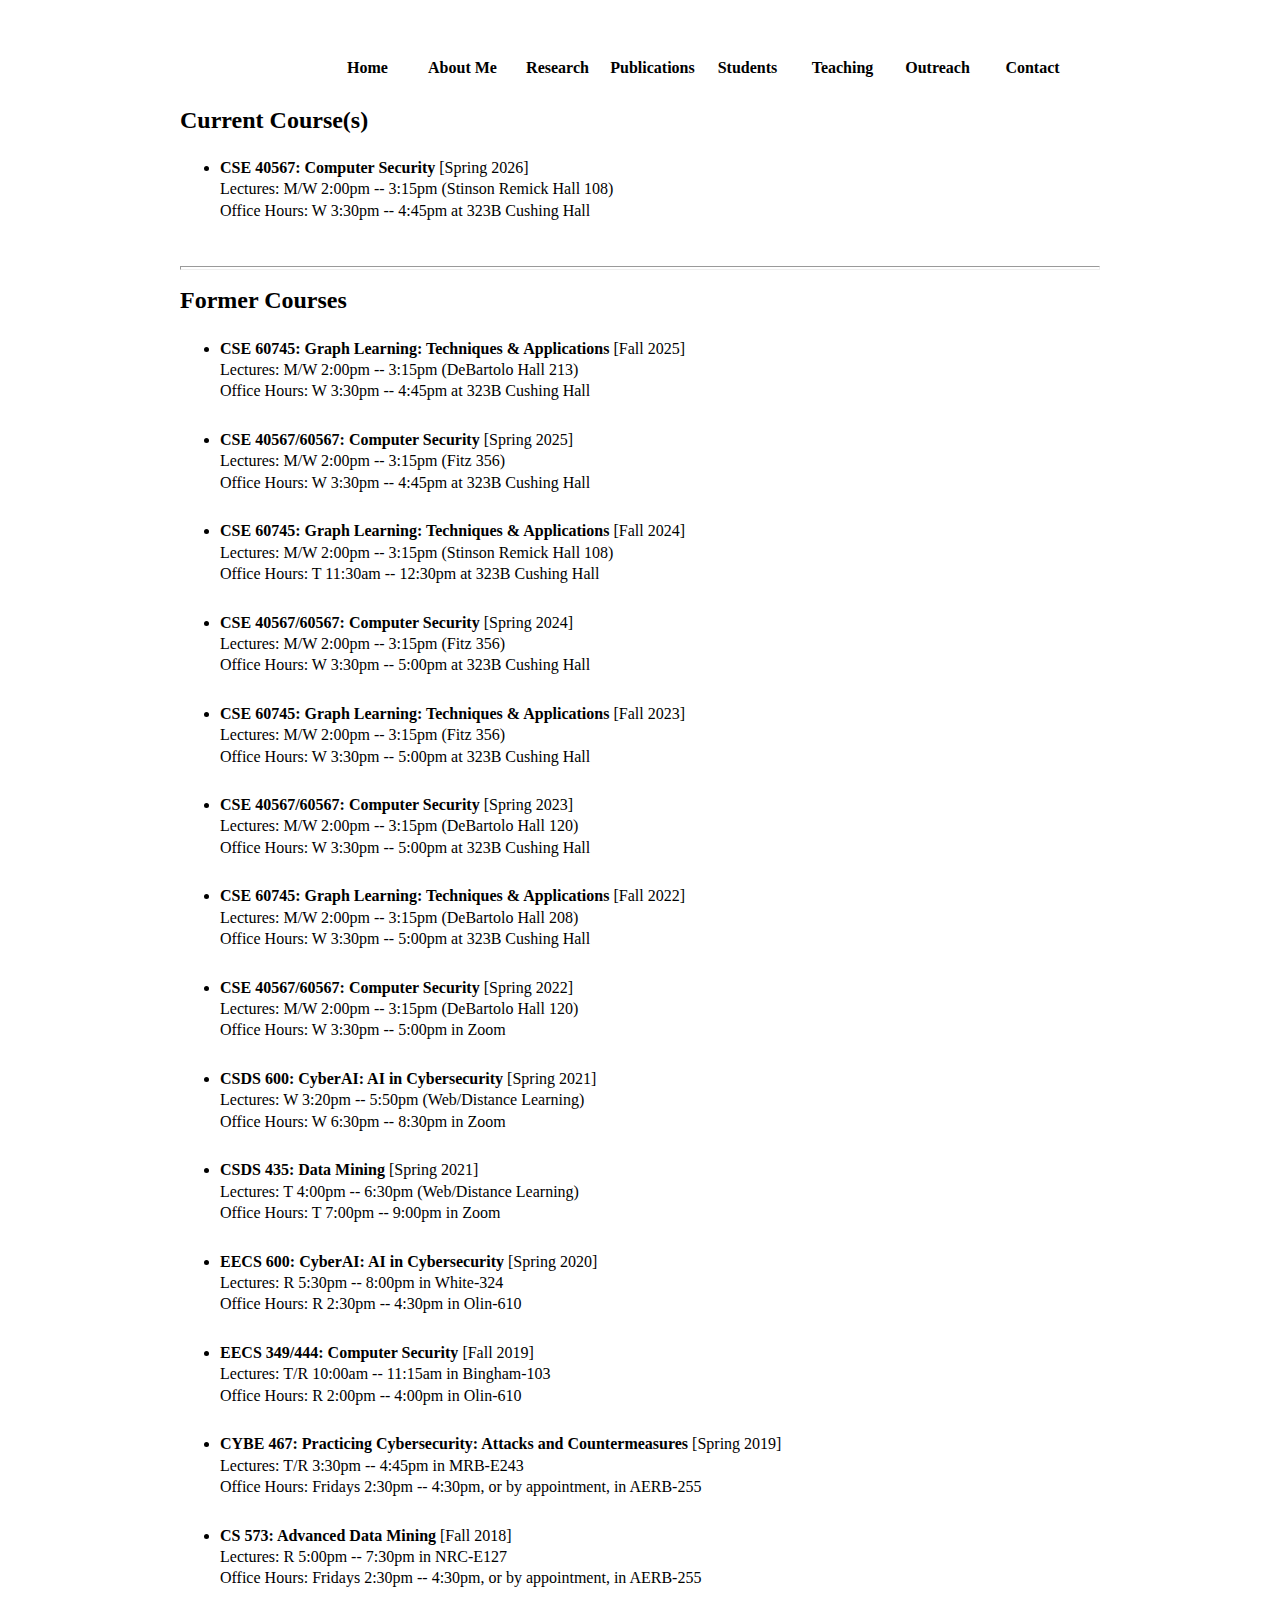
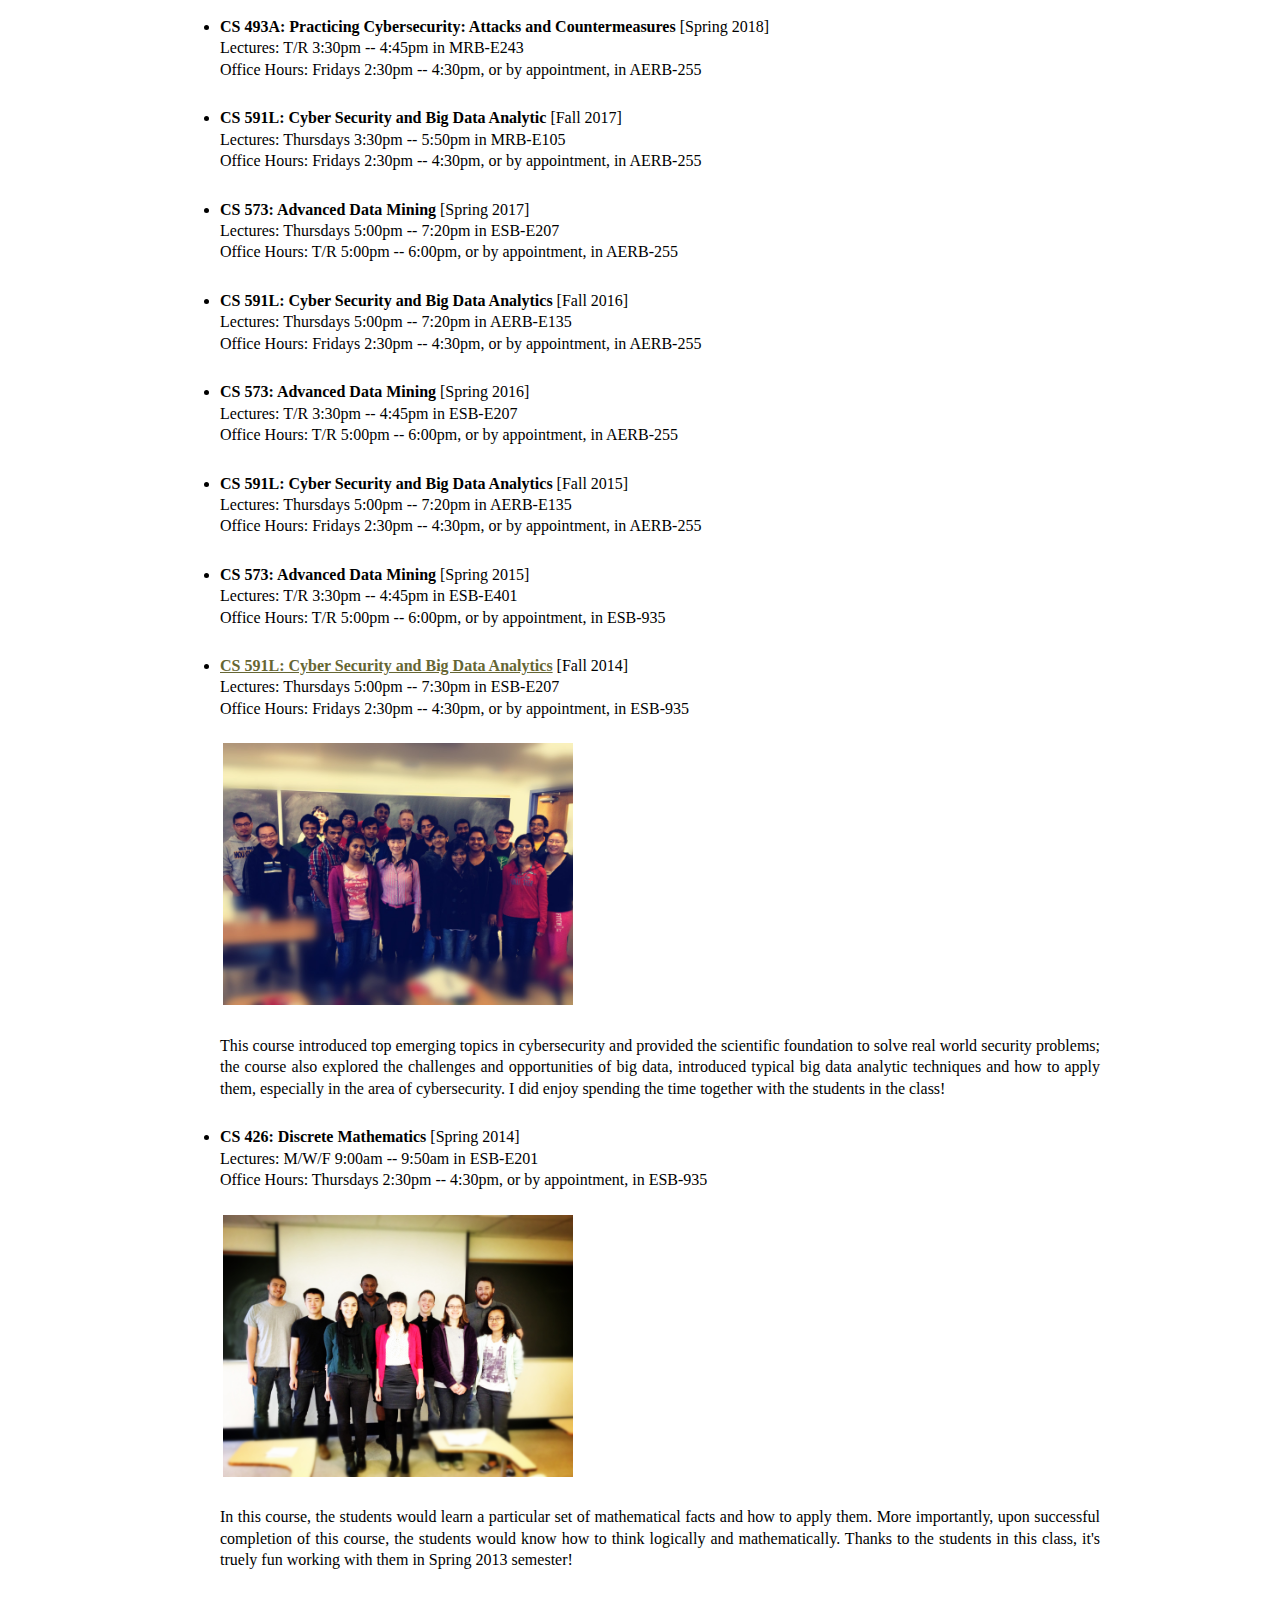
<file: teaching.html>
<!DOCTYPE html PUBLIC "-//W3C//DTD XHTML 1.0 Strict//EN" "http://www.w3.org/TR/xhtml1/DTD/xhtml1-strict.dtd">
<html><head>
  <meta http-equiv="content-type" content="text/html; charset=windows-1252">
  <meta name="Description" content="Dr. Yanfang Ye's Homepage ">
  <meta name="Title" content="Dr. Yanfang Ye's Homepage ">
  <title>Yanfang Ye's teaching page</title>
  <link rel="stylesheet" type="text/css" href="">

  <style type="text/css" title="layout" media="screen"> 
  @import url("files/style.css"); .style3 {font-size: 9pt; color: #000099; font-weight: bold;}
.style5 {
	font-style: italic;
	font-size: 12px;
	font-family: Arial, Helvetica, sans-serif;
}
  </style>
</head>

<body alink="#FF0000" link="#0000FF" text="#000000" vlink="#A020F0">
<div id="content">
<div id="box">
<ul id="menu1">
<li><a href="contact.html" title="Contact"><font size="+0.8"><strong>Contact</strong></font></a></li>
<li><a href="outreach.html" title="Outreach"><font size="+0.8"><strong>Outreach</strong></font></a></li>
<li><a href="teaching.html" title="Teaching"><font size="+0.8"><strong>Teaching</strong></font></a></li>
<li><a href="students.html" title="Students"><font size="+0.8"><strong>Students</strong></font></a></li>
<li><a href="publications.html" title="Publications"><font size="+0.8"><strong>Publications</strong></font></a></li>
<li><a href="research.html" title="Research"><font size="+0.8"><strong>Research</strong></font></a></li>
<li><a href="aboutme.html" title="About Me"><font size="+0.8"><strong>About Me</strong></font></a></li>
<li><a href="http://yes-lab.org" title="Home"><font size="+0.8"><strong>Home</strong></font></a></li>
</ul>

<div style="font-size:16px;width:300;text-align:justify;text-justify:inter-ideograph">

<h2>Current Course(s)</h2>
<ul>
<li><strong> CSE 40567: Computer Security </strong>[Spring 2026] <br />
Lectures: M/W 2:00pm -- 3:15pm (Stinson Remick Hall 108)<br />
Office Hours: W 3:30pm -- 4:45pm at 323B Cushing Hall <br />
</li>
</ul>
<br>

<hr size="4">

<h2>Former Courses</h2>
<ul>
	
<li><strong> CSE 60745: Graph Learning: Techniques & Applications </strong>[Fall 2025] <br />
Lectures: M/W 2:00pm -- 3:15pm (DeBartolo Hall 213)<br />
Office Hours: W 3:30pm -- 4:45pm at 323B Cushing Hall <br />
</li><br>
	
<li><strong> CSE 40567/60567: Computer Security </strong>[Spring 2025] <br />
Lectures: M/W 2:00pm -- 3:15pm (Fitz 356)<br />
Office Hours: W 3:30pm -- 4:45pm at 323B Cushing Hall <br />
</li><br>
	
<li><strong> CSE 60745: Graph Learning: Techniques & Applications </strong>[Fall 2024] <br />
Lectures: M/W 2:00pm -- 3:15pm (Stinson Remick Hall 108)<br />
Office Hours: T 11:30am -- 12:30pm at 323B Cushing Hall <br />
</li><br>
	
<li><strong> CSE 40567/60567: Computer Security </strong>[Spring 2024] <br />
Lectures: M/W 2:00pm -- 3:15pm (Fitz 356)<br />
Office Hours: W 3:30pm -- 5:00pm at 323B Cushing Hall <br />
</li><br>
	
<li><strong> CSE 60745: Graph Learning: Techniques & Applications  </strong>[Fall 2023] <br />
Lectures: M/W 2:00pm -- 3:15pm (Fitz 356)<br />
Office Hours: W 3:30pm -- 5:00pm at 323B Cushing Hall <br />
</li><br>
	
<li><strong> CSE 40567/60567: Computer Security </strong>[Spring 2023] <br />
Lectures: M/W 2:00pm -- 3:15pm (DeBartolo Hall 120)<br />
Office Hours: W 3:30pm -- 5:00pm at 323B Cushing Hall <br />
</li><br>
	
<li><strong> CSE 60745: Graph Learning: Techniques & Applications  </strong>[Fall 2022] <br />
Lectures: M/W 2:00pm -- 3:15pm (DeBartolo Hall 208)<br />
Office Hours: W 3:30pm -- 5:00pm at 323B Cushing Hall <br />
</li><br>
<li><strong> CSE 40567/60567: Computer Security </strong>[Spring 2022] <br />
Lectures: M/W 2:00pm -- 3:15pm (DeBartolo Hall 120)<br />
Office Hours: W 3:30pm -- 5:00pm in Zoom  <br />
</li><br>
<li>
<strong>CSDS 600: CyberAI: AI in Cybersecurity </strong>[Spring 2021] <br>
Lectures: W 3:20pm -- 5:50pm (Web/Distance Learning)<br>
Office Hours: W 6:30pm -- 8:30pm in Zoom</li><br>
<li>
<strong>CSDS 435: Data Mining </strong>[Spring 2021] <br>
Lectures: T 4:00pm -- 6:30pm (Web/Distance Learning)<br>
Office Hours: T 7:00pm -- 9:00pm in Zoom</li><br>
<li>
<strong>EECS 600: CyberAI: AI in Cybersecurity </strong>[Spring 2020] <br>
Lectures: R 5:30pm -- 8:00pm in White-324<br>
Office Hours: R 2:30pm -- 4:30pm in Olin-610</li><br>
<li>
<strong>EECS 349/444: Computer Security </strong>[Fall 2019] <br>
Lectures: T/R 10:00am -- 11:15am in Bingham-103<br>
Office Hours: R 2:00pm -- 4:00pm in Olin-610</li><br>
<li>
<strong>CYBE 467: Practicing Cybersecurity: Attacks and Countermeasures </strong>[Spring 2019] <br>
Lectures: T/R 3:30pm -- 4:45pm in MRB-E243<br>
Office Hours: Fridays 2:30pm -- 4:30pm, or by appointment, in AERB-255</li>
<br>
<li>
<strong>CS 573: Advanced Data Mining </strong>[Fall 2018] <br>
Lectures: R 5:00pm -- 7:30pm in NRC-E127<br>
Office Hours: Fridays 2:30pm -- 4:30pm, or by appointment, in AERB-255</li>
<br>
<li><b>
CS 493A: Practicing Cybersecurity: Attacks and Countermeasures  </b>[Spring 2018]<br>
Lectures: T/R 3:30pm -- 4:45pm in MRB-E243<br>
Office Hours: Fridays 2:30pm -- 4:30pm, or by appointment, in AERB-255</li>
<br>
<li> 
<b>CS 591L: Cyber Security and Big Data Analytic</b></a>
[Fall 2017] <br>
Lectures: Thursdays 3:30pm -- 5:50pm in MRB-E105
<br>
Office Hours: Fridays 2:30pm -- 4:30pm, or by appointment, in AERB-255 <br><br>
</li>
<li> 
<b>CS 573: Advanced Data Mining</b></a>
[Spring 2017] <br>
Lectures: Thursdays 5:00pm -- 7:20pm in ESB-E207
<br>
Office Hours: T/R 5:00pm -- 6:00pm, or by appointment, in AERB-255 <br><br>
</li>
<li> 
<b>CS 591L: Cyber Security and Big Data Analytics</b></a>
[Fall 2016] <br>
Lectures: Thursdays 5:00pm -- 7:20pm in AERB-E135
<br>
Office Hours: Fridays 2:30pm -- 4:30pm, or by appointment, in AERB-255 <br>
</li><br>
<li> 
<b>CS 573: Advanced Data Mining</b></a>
[Spring 2016] <br>
Lectures: T/R 3:30pm -- 4:45pm in ESB-E207
<br>
Office Hours: T/R 5:00pm -- 6:00pm, or by appointment, in AERB-255 <br><br>
</li>
<li> 
<b>CS 591L: Cyber Security and Big Data Analytics</b></a>
[Fall 2015] <br>
Lectures: Thursdays 5:00pm -- 7:20pm in AERB-E135
<br>
Office Hours: Fridays 2:30pm -- 4:30pm, or by appointment, in AERB-255 <br><br>
</li>
<li> 
<b>CS 573: Advanced Data Mining</b></a>
[Spring 2015] <br>
Lectures: T/R 3:30pm -- 4:45pm in ESB-E401
<br>
Office Hours: T/R 5:00pm -- 6:00pm, or by appointment, in ESB-935 <br><br>
</li>
<li> 
<a href="class/CS591L/cs591l.html" style="color: ;"><b>CS 591L: Cyber Security and Big Data Analytics</b></a>
[Fall 2014] <br>
Lectures: Thursdays 5:00pm -- 7:30pm in ESB-E207
<br>
Office Hours: Fridays 2:30pm -- 4:30pm, or by appointment, in ESB-935 <br><br>
<table border="0">
<tbody>
<tr>
<td>
<img width="350" height="262" src="files/CS591.jpg">
</td>
<td>
</td>
</tr>
</tbody>
</table>
   <br>
This course introduced top emerging topics in cybersecurity and provided the scientific foundation to solve real world security problems; the course also explored the challenges and opportunities of big data, introduced typical big data analytic techniques and how to apply them, especially in the area of cybersecurity. I did enjoy spending the time together with the students in the class! 

<br>
</li>
<br>

<li>
<b>CS 426: Discrete Mathematics </b> [Spring 2014]<br>
  Lectures: M/W/F 9:00am -- 9:50am in ESB-E201<br />
  Office Hours: Thursdays 2:30pm -- 4:30pm, or by appointment, in ESB-935<br>
 <br>
  

 <table border="0">
<tbody>
<tr>
<td>
<img width="350" height="262" src="files/CS426.jpg">
</td>
<td>
</td>
</tr>
</tbody>
</table>
   <br>
  In this course, the students would learn a particular set of mathematical facts and how to apply them. More importantly, upon successful completion of this course, the students would know how to think logically and mathematically. Thanks to the students in this class, it's truely fun working with them in Spring 2013 semester! 

<br>
</li>
</ul>
<br>

<hr size="4">



</div>
</div>
</body></html>
</file>
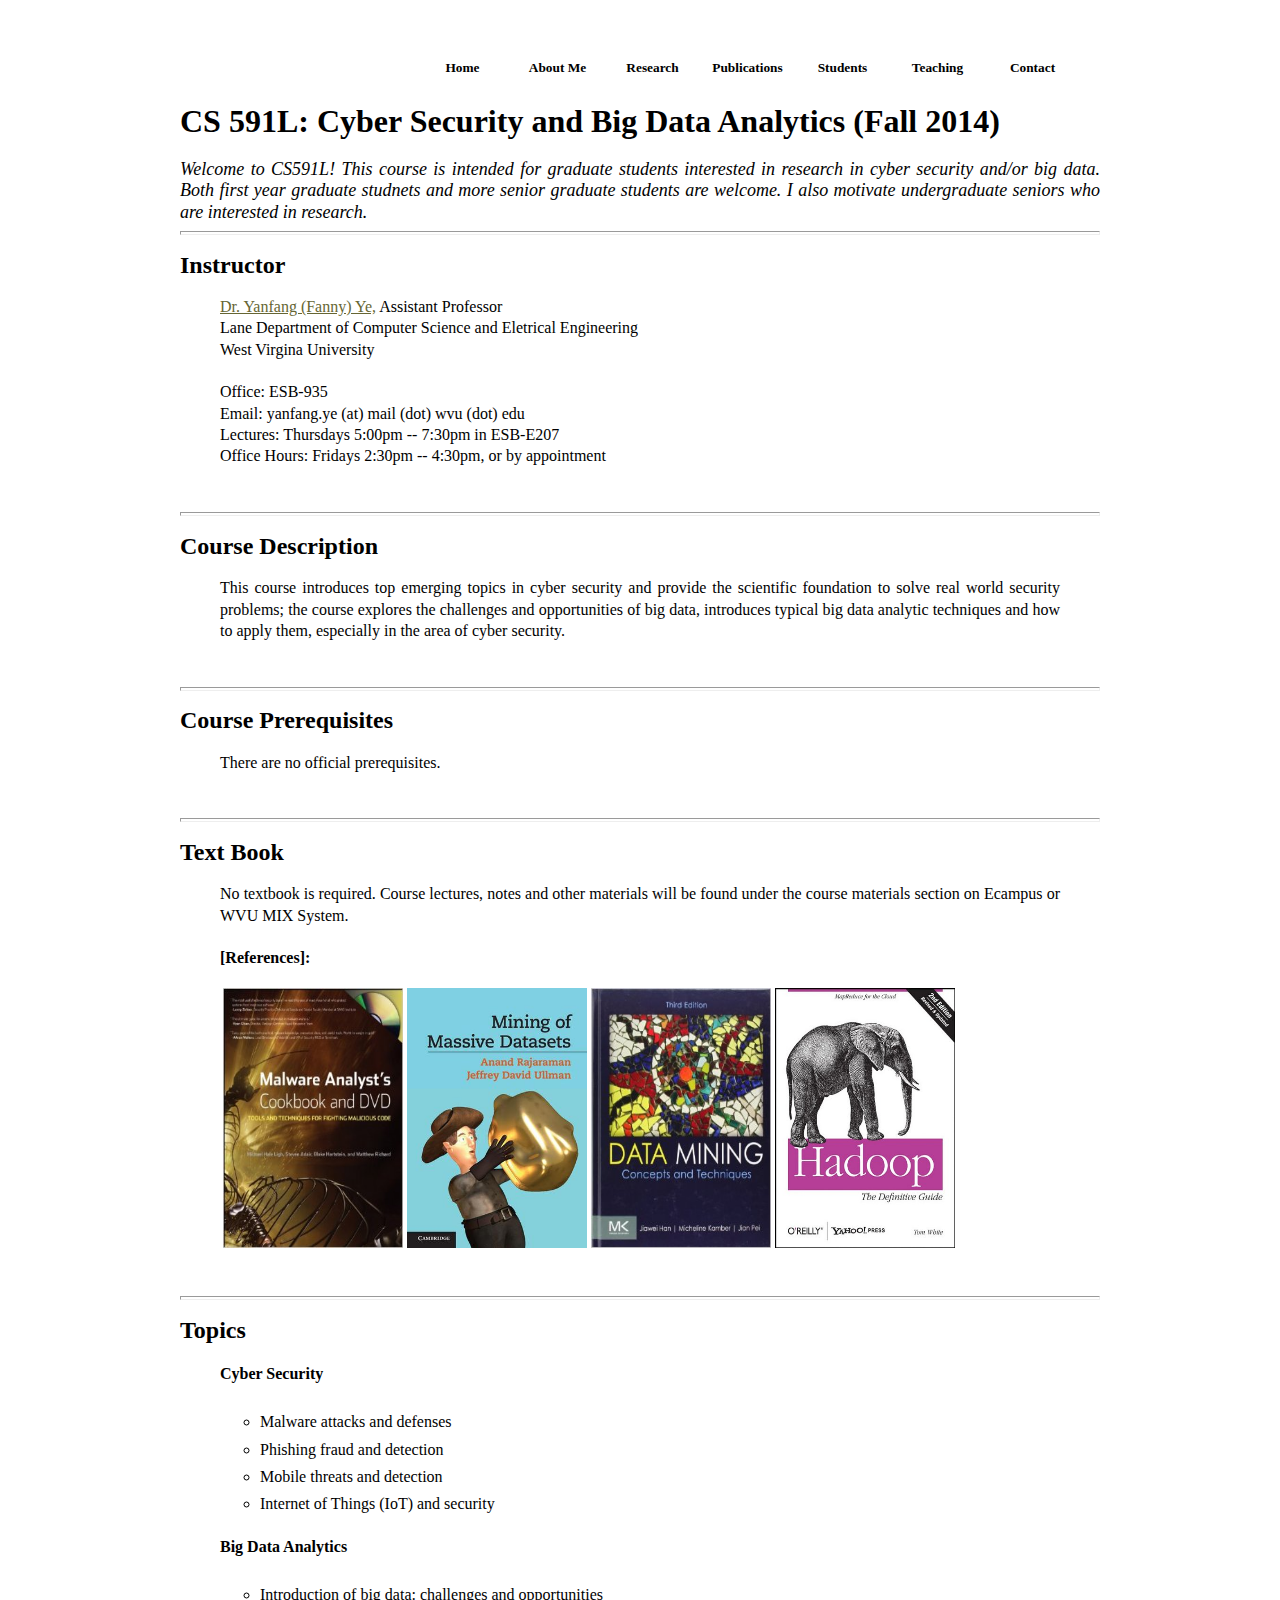
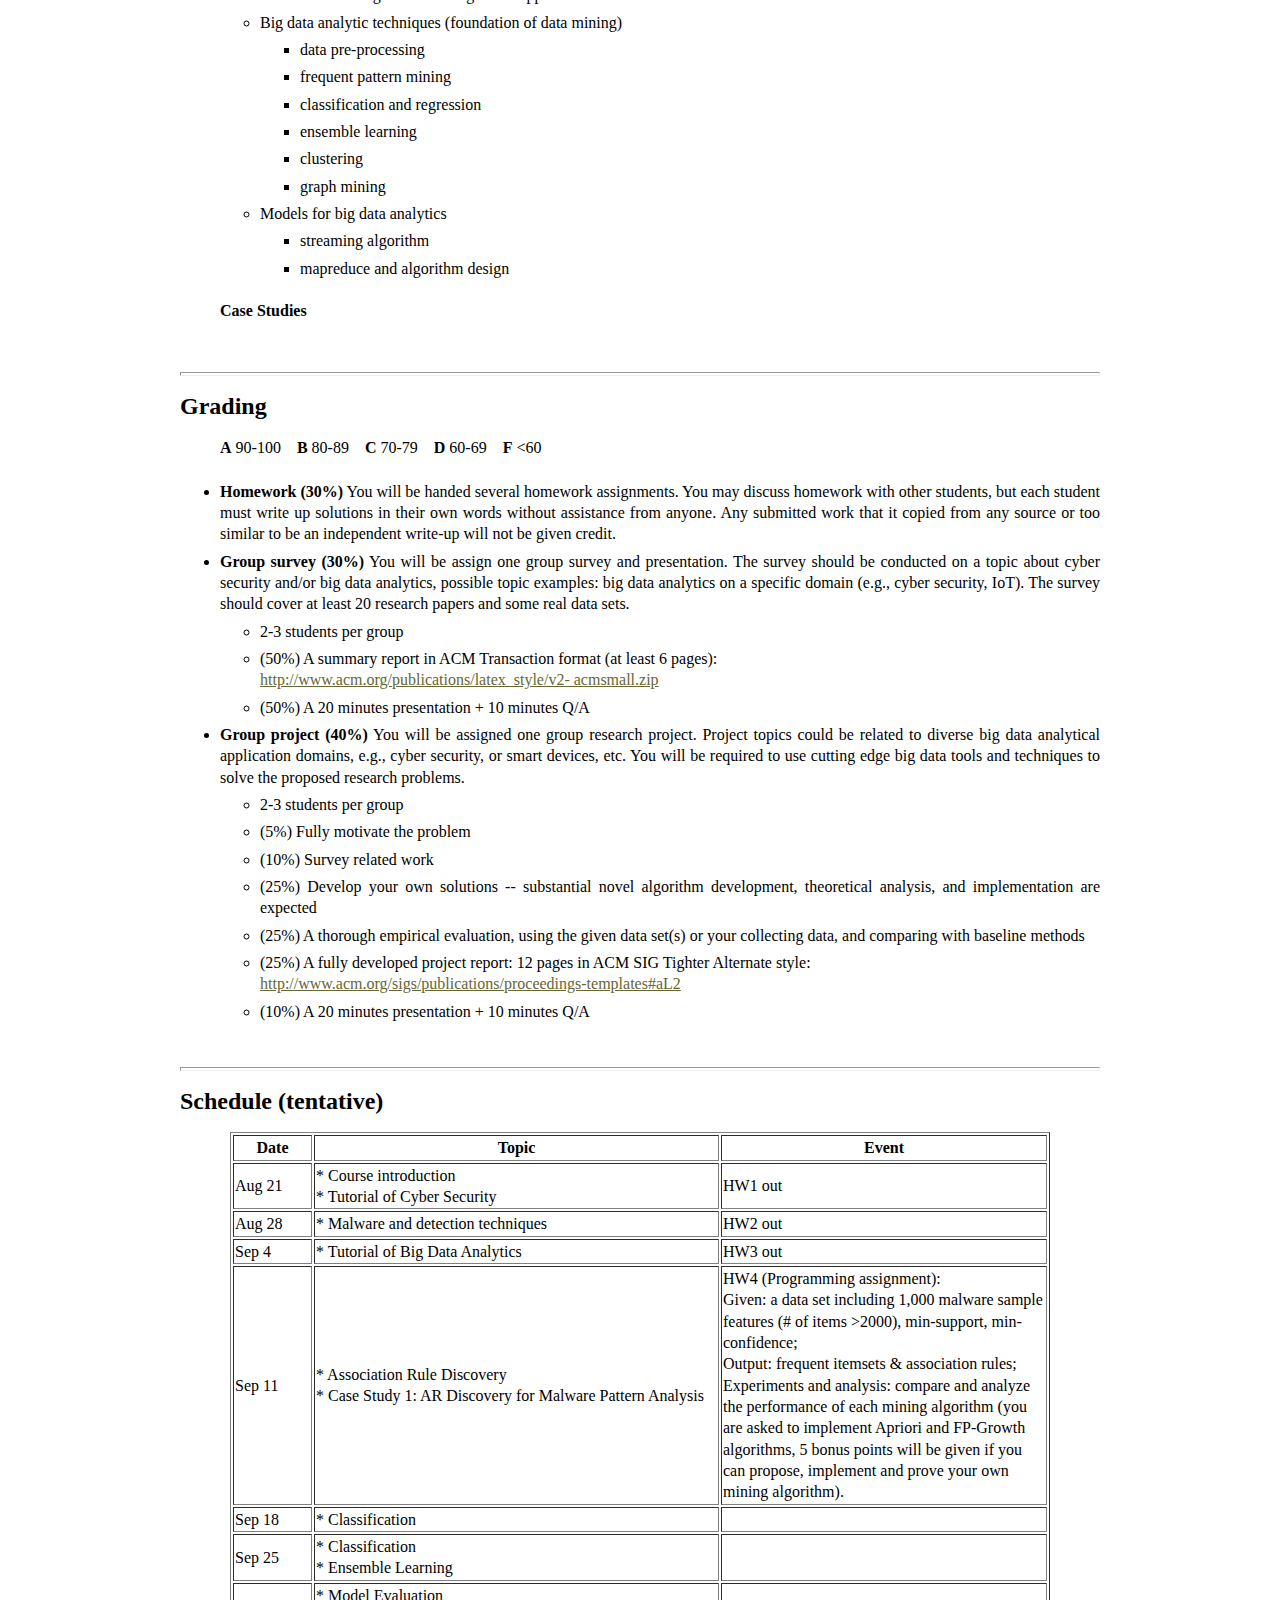
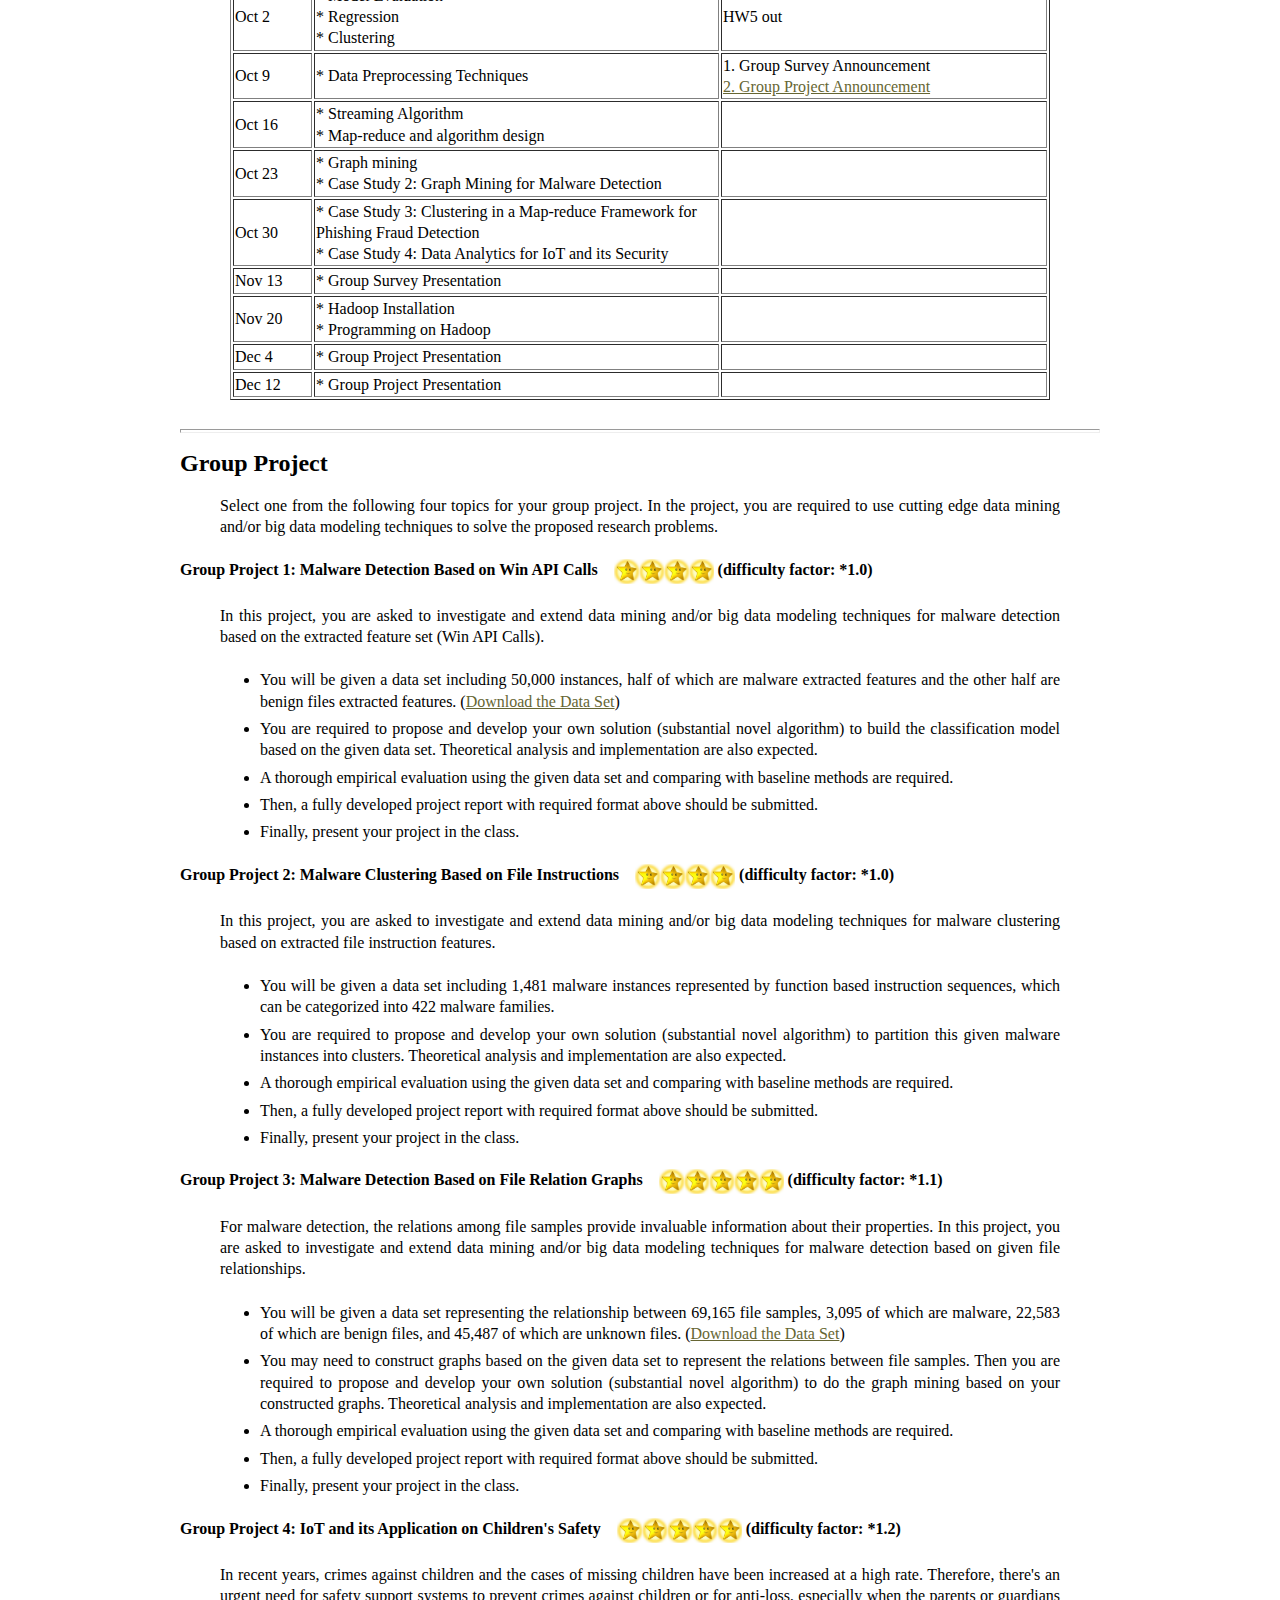
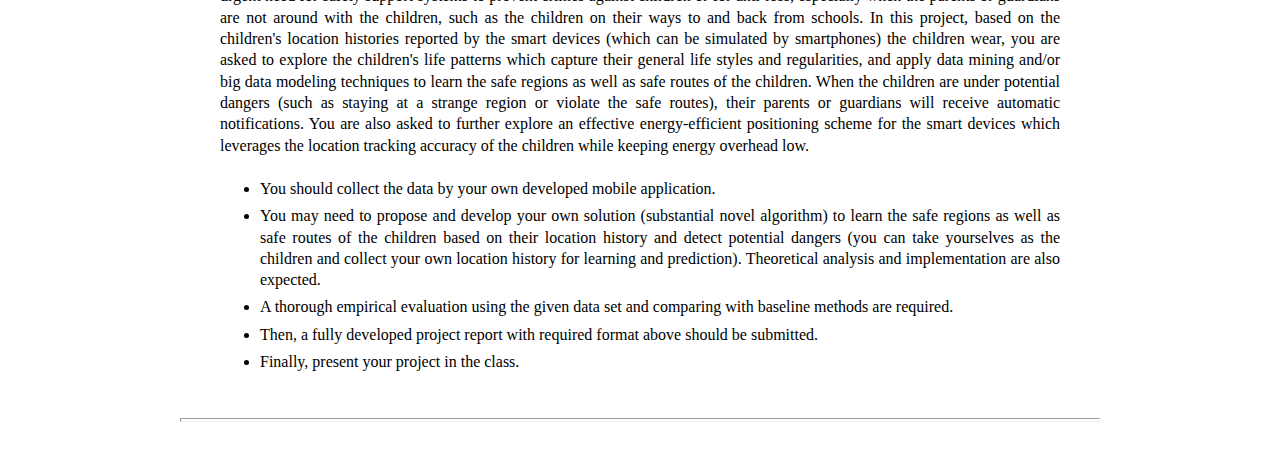
<file: class/CS591L/cs591l.html>
<!DOCTYPE html PUBLIC "-//W3C//DTD XHTML 1.0 Strict//EN" "http://www.w3.org/TR/xhtml1/DTD/xhtml1-strict.dtd">
<html><head>
  <meta http-equiv="content-type" content="text/html; charset=windows-1252">
  <meta name="Description" content="Dr. Yanfang Ye's Homepage ">
  <meta name="Title" content="Dr. Yanfang Ye's Homepage ">
  <title>CS591L page</title>
  <link rel="stylesheet" type="text/css" href="">

  <style type="text/css" title="layout" media="screen"> 
  @import url("../../files/style.css"); .style3 {font-size: 9pt; color: #000099; font-weight: bold;}
.style5 {
	font-style: italic;
	font-size: 12px;
	font-family: Arial, Helvetica, sans-serif;
}
  </style>
</head>

<body alink="#FF0000" link="#0000FF" text="#000000" vlink="#A020F0">
<div id="content">
<div id="box">
<ul id="menu1">
<li><a href="../../contact.html" title="Contact">Contact</a></li>
<li><a href="../../teaching.html" title="Teaching">Teaching</a></li>
<li><a href="../../students.html" title="Students">Students</a></li>
<li><a href="../../publications.html" title="Publications">Publications</a></li>
<li><a href="../../research.html" title="Research">Research</a></li>
<li><a href="../../aboutme.html" title="About Me">About Me</a></li>
<li><a href="http://community.wvu.edu/~yaye/" title="Home">Home</a></li>
</ul>

<div style="font-size:16px;width:300;text-align:justify;text-justify:inter-ideograph">




<br>
<font size="+3"><b> CS 591L: Cyber Security and Big Data Analytics (Fall 2014)</b></font><br><br>
<font size="4"><em>
Welcome to CS591L! This course is intended for graduate students interested in research in cyber security and/or big data. Both first year graduate studnets and more senior graduate students are welcome. I also motivate undergraduate seniors who are interested in research. </em></font>
</td>
</tr>
</tbody>
</table>
<br>

<hr size="4" />


<h2>Instructor</h2>
<blockquote>
<p>
<a href="http://community.wvu.edu/~yaye/" style="color: ;">Dr. Yanfang (Fanny) Ye,</a> Assistant Professor <br>
Lane Department of Computer Science and Eletrical Engineering<br>
West Virgina University<br>
<br>
Office: ESB-935<br>
  Email: yanfang.ye (at) mail (dot) wvu (dot) edu<br>
  Lectures: Thursdays 5:00pm -- 7:30pm in ESB-E207<br>
  Office Hours: Fridays 2:30pm -- 4:30pm, or by appointment</p>
</blockquote>
<br>
<hr size="4" />


<h2>Course Description</h2>
<blockquote>
<p>
This course introduces top emerging topics in cyber security and provide the scientific foundation to solve real world security problems; the course explores the challenges and opportunities of big data, introduces typical big data analytic techniques and how to apply them, especially in the area of cyber security.

</p>
</blockquote>
<br>
<hr size="4" />



<h2>Course Prerequisites</h2>
<blockquote>
<p>
There are no official prerequisites.
</p>
</blockquote>
<br>

<hr size="4">

<h2>Text Book</h2>
<blockquote>
<p>
No textbook is required. Course lectures, notes and other materials will be found under the course materials section on Ecampus or WVU MIX System. 
<br>
<br>
<b>[References]:</b>
<table>
<tbody>
<tr>
<td>
<img src="../../files/malwareanalyst.jpg" alt="picture" border="0" align="TOP" width="180" height="260">
</td>
<td>
<img src="../../files/mining.jpg" alt="picture" border="0" align="TOP" width="180" height="260">
</td>
<td>
<img src="../../files/datamining.jpg" alt="picture" border="0" align="TOP" width="180" height="260">
</td>
<td>
<img src="../../files/hadoop.jpg" alt="picture" border="0" align="TOP" width="180" height="260">
</td>
</tr>
</tbody>
</table>
</p>
</blockquote>
<br>

<hr size="4">

<h2>Topics</h2>
<ul>
<h4>Cyber Security</h4>
<ul>
<li>Malware attacks and defenses 
</li>
<li>Phishing fraud and detection
</li>
<li>Mobile threats and detection
</li>
<li>Internet of Things (IoT) and security
</li>
</ul>
<h4>Big Data Analytics</h4>
<ul>
<li>Introduction of big data: challenges and opportunities 
</li>
<li>Big data analytic techniques (foundation of data mining)
<ul>
<li>data pre-processing
</li>
<li>frequent pattern mining
</li>
<li>classification and regression
</li>
<li>ensemble learning
</li>
<li>clustering
</li>
<li>graph mining
</li>
</ul> 
</li>
<li>Models for big data analytics
<ul>
<li>streaming algorithm
</li>
<li>mapreduce and algorithm design
</li>
</ul>
</li>
</ul>
<h4>Case Studies</h4>
</ul>
<br>

<hr size="4">

<h2>Grading</h2>
<p><blockquote><b>A</b> 90-100&nbsp;&nbsp;&nbsp;&nbsp;<b>B</b> 80-89&nbsp;&nbsp;&nbsp;&nbsp;<b>C</b> 70-79&nbsp;&nbsp;&nbsp;&nbsp;<b>D</b> 60-69&nbsp;&nbsp;&nbsp;&nbsp;<b>F</b> <60
</p></blockquote>
<ul>
<li> <b>Homework (30%)</b> You will be handed several homework assignments. You may discuss homework with other students, but each student must write up solutions in their own words without assistance from anyone. Any submitted work that it copied from any source or too similar to be an independent write-up will not be given credit. 
</li>
<li> <b>Group survey (30%)</b> You will be assign one group survey and presentation.  The survey should be conducted on a topic about cyber security and/or big data  analytics, possible topic examples: big data analytics on a specific domain (e.g.,  cyber security, IoT). The survey should cover at least 20 research papers  and some real data sets.</li>
<ul>
<li>2-3 students per group 
</li>
<li>(50%) A summary report in ACM Transaction format (at least 6 pages):<br> 
<a href="http://www.acm.org/publications/latex_style/v2- acmsmall.zip" style="color: ;">http://www.acm.org/publications/latex_style/v2- acmsmall.zip</a>
</li>
<li>(50%) A 20 minutes presentation + 10 minutes Q/A 
</li>
</ul>
<li> <b>Group project (40%)</b> You will be assigned one group research project. Project topics could be related to diverse big data analytical application domains, e.g., cyber security, or smart devices, etc. You will be required to use cutting edge big data tools and techniques to solve the proposed research problems.
</li>
<ul>
<li>2-3 students per group 
</li>
<li>(5%) Fully motivate the problem 
</li>
<li>(10%) Survey related work  
</li>
<li>(25%) Develop your own solutions -- substantial novel algorithm development, theoretical analysis, and implementation are expected  
</li>
<li>(25%) A thorough empirical evaluation, using the given data set(s) or your collecting data, and comparing with baseline methods 
</li>
<li>(25%) A fully developed project report: 12 pages in ACM SIG Tighter Alternate style: <br>
<a href="http://www.acm.org/sigs/publications/proceedings-templates#aL2" style="color: ;">http://www.acm.org/sigs/publications/proceedings-templates#aL2</a>
<li>(10%) A 20 minutes presentation + 10 minutes Q/A
</li>	
  
</li>
</ul>
</ul>
<br>

<hr size="4">
<h2>Schedule (tentative)</h2>
  <center>
  <table border="1" width="820">
    <tr>
      <th width="75">Date</th>
      <th width="401">Topic</th>
      <th width="322">Event</th>
    </tr>
    <tr>
      <td>Aug 21 </td>
      <td>* Course introduction<br>
      	  * Tutorial of Cyber Security</td>
      <td>HW1 out</td>
    </tr>
    <tr>
      <td>Aug 28 </td>
      <td>* Malware and detection techniques</td>
      <td>HW2 out
      	  </td>
    </tr>
    <tr>
	  <td>Sep 4 </td>
      <td>* Tutorial of Big Data Analytics</td>
      <td>HW3 out</td>
    </tr>
    <tr>
       <td>Sep 11 </td>
      <td>* Association Rule Discovery <br>
      * Case Study 1: AR Discovery for Malware Pattern Analysis</td>
      <td>HW4 (Programming assignment):<br>
      	  Given: a data set including 1,000 malware sample features (# of items &gt;2000), min-support, min-confidence;<br>
      	  Output: frequent itemsets & association rules;<br>
      	  Experiments and analysis: compare and analyze the performance of each mining algorithm (you are asked to implement Apriori and FP-Growth algorithms, 5 bonus points will be given if you can propose, implement and prove your own mining algorithm).</td>
    </tr>
    <tr>
      <td>Sep 18 </td>
      <td>* Classification   <br>
        </td>
      <td></td>
    </tr>
    <tr>
      <td>Sep 25 </td>
      <td>* Classification   <br>      
     *  Ensemble Learning</td>
      <td></td>
    </tr>
    <tr>
      <td>Oct 2 </td>
      <td>* Model Evaluation <br>
      * Regression <br> 
      * Clustering</td>
      <td>HW5 out</td>
    </tr>
    <tr>
      <td>Oct 9 </td>
      <td>* Data Preprocessing Techniques</td>
      <td>1. Group Survey Announcement<br>
      <a href="#groupproject"  style="color: ;">2. Group Project Announcement</a></td>
    </tr>
    <tr>
      <td>Oct 16 </td>
      <td>* Streaming Algorithm <br>
      * Map-reduce and algorithm design</td>
      <td></td>
    </tr>
    <tr>
      <td>Oct 23 </td>
      <td>* Graph mining <br>
      * Case Study 2: Graph Mining for Malware Detection </td>
      <td></td>
    </tr>
     <tr>
      <td>Oct 30 </td>
      <td>
      * Case Study 3: Clustering in a Map-reduce Framework  for Phishing Fraud Detection <br>
      * Case Study 4: Data Analytics for IoT and its Security </td>
      <td></td>
    </tr>
    <tr>
      <td>Nov 13 </td>
      <td>
      * Group Survey Presentation  </td>
      <td></td>
    </tr>
    <td>Nov 20 </td>
      <td>
      * Hadoop Installation <br>
      * Programming on Hadoop   </td>
      <td></td>
    </tr>
      <td>Dec 4 </td>
      <td>
      * Group Project Presentation </td>
      <td></td>
    </tr>
      <td>Dec 12 </td>
      <td>
      * Group Project Presentation </td>
      <td></td>
    </tr>
	</table>
  </center>
<br>

<hr size="4">

<h2>Group Project</h2>
<div name="groupproject"></div>
<blockquote><p>
Select one from the following four topics for your group project. In the project, you are required to use cutting edge data mining and/or big data modeling techniques to solve the proposed research problems.
</p></blockquote>
<h4>Group Project 1: Malware Detection Based on Win API Calls&nbsp;&nbsp;&nbsp;&nbsp;<img src="../../files/star.png" alt="picture" border="0" align="TOP" width="25" height="25"><img src="../../files/star.png" alt="picture" border="0" align="TOP" width="25" height="25"><img src="../../files/star.png" alt="picture" border="0" align="TOP" width="25" height="25"><img src="../../files/star.png" alt="picture" border="0" align="TOP" width="25" height="25">&nbsp;(difficulty factor: *1.0)</h4>
<blockquote>
  <p>
In this project, you are asked to investigate and extend data mining and/or big data modeling techniques for malware detection based on the extracted feature set (Win API Calls). 
<ul>
  <li>
You will be given a data set including 50,000 instances, half of which are malware extracted features and the other half are benign files extracted features. (<a href="DB_1.rar" style="color: ;" >Download the Data Set</a>)
 </li>
<li>You are required to propose and develop your own solution (substantial novel algorithm) to build the classification model based on the given data set. Theoretical analysis and implementation are also expected.
</li>
<li>A thorough empirical evaluation using the given data set and comparing with baseline methods are required.
</li>
<li>Then, a fully developed project report with required format above should be submitted.
</li>
<li>Finally, present your project in the class.
</li>
</ul>
</p></blockquote>

<h4>Group Project 2: Malware Clustering Based on File Instructions&nbsp;&nbsp;&nbsp;&nbsp;<img src="../../files/star.png" alt="picture" border="0" align="TOP" width="25" height="25"><img src="../../files/star.png" alt="picture" border="0" align="TOP" width="25" height="25"><img src="../../files/star.png" alt="picture" border="0" align="TOP" width="25" height="25"><img src="../../files/star.png" alt="picture" border="0" align="TOP" width="25" height="25">&nbsp;(difficulty factor: *1.0)</h4>
<blockquote><p>
In this project, you are asked to investigate and extend data mining and/or big data modeling techniques for malware clustering based on extracted file instruction features. 
<ul>
<li>You will be given a data set including 1,481 malware instances represented by function based instruction sequences, which can be categorized into 422 malware families. 
</li>
<li>You are required to propose and develop your own solution (substantial novel algorithm) to partition this given malware instances into clusters. Theoretical analysis and implementation are also expected.
</li>
<li>A thorough empirical evaluation using the given data set and comparing with baseline methods are required.
</li>
<li>Then, a fully developed project report with required format above should be submitted.
</li>
<li>Finally, present your project in the class.
</li>
</ul>
</p></blockquote>

<h4>Group Project 3: Malware Detection Based on File Relation Graphs&nbsp;&nbsp;&nbsp;&nbsp;<img src="../../files/star.png" alt="picture" border="0" align="TOP" width="25" height="25"><img src="../../files/star.png" alt="picture" border="0" align="TOP" width="25" height="25"><img src="../../files/star.png" alt="picture" border="0" align="TOP" width="25" height="25"><img src="../../files/star.png" alt="picture" border="0" align="TOP" width="25" height="25"><img src="../../files/star.png" alt="picture" border="0" align="TOP" width="25" height="25">&nbsp;(difficulty factor: *1.1)</h4>
<blockquote><p>
For malware detection, the relations among file samples provide invaluable information about their properties. In this project, you are asked to investigate and extend data mining and/or big data modeling techniques for malware detection based on given file relationships. 
<ul>
<li>You will be given a data set representing the relationship between 69,165 file samples, 3,095 of which are malware, 22,583 of which are benign files, and 45,487 of which are unknown files. (<a href="DB_3.rar" style="color: ;" >Download the Data Set</a>)
</li>
<li>You may need to construct graphs based on the given data set to represent the relations between file samples. Then you are required to propose and develop your own solution (substantial novel algorithm) to do the graph mining based on your constructed graphs. Theoretical analysis and implementation are also expected.
</li>
<li>A thorough empirical evaluation using the given data set and comparing with baseline methods are required.
</li>
<li>Then, a fully developed project report with required format above should be submitted.
</li>
<li>Finally, present your project in the class.
</li>
</ul>
</p></blockquote>

<h4>Group Project 4: IoT and its Application on Children's Safety&nbsp;&nbsp;&nbsp;&nbsp;<img src="../../files/star.png" alt="picture" border="0" align="TOP" width="25" height="25"><img src="../../files/star.png" alt="picture" border="0" align="TOP" width="25" height="25"><img src="../../files/star.png" alt="picture" border="0" align="TOP" width="25" height="25"><img src="../../files/star.png" alt="picture" border="0" align="TOP" width="25" height="25"><img src="../../files/star.png" alt="picture" border="0" align="TOP" width="25" height="25">&nbsp;(difficulty factor: *1.2)</h4>
<blockquote><p>
In recent years, crimes against children and the cases of missing children have been increased at a high rate. Therefore, there's an urgent need for safety support systems to prevent crimes against children or for anti-loss, especially when the parents or guardians are not around with the children, such as the children on their ways to and back from schools. In this project, based on the children's location histories reported by the smart devices (which can be simulated by smartphones) the children wear, you are asked to explore the children's life patterns which capture their general life styles and regularities, and apply data mining and/or big data modeling techniques to learn the safe regions as well as safe routes of the children. When the children are under potential dangers (such as staying at a strange region or violate the safe routes), their parents or guardians will receive automatic notifications. You are also asked to further explore an effective energy-efficient positioning scheme for the smart devices which leverages the location tracking accuracy of the children while keeping energy overhead low.
<ul>
<li>You should collect the data by your own developed mobile application.
</li>
<li>You may need to propose and develop your own solution (substantial novel algorithm) to learn the safe regions as well as safe routes of the children based on their location history and detect potential dangers (you can take yourselves as the children and collect your own location history for learning and prediction).  Theoretical analysis and implementation are also expected.
</li>
<li>A thorough empirical evaluation using the given data set and comparing with baseline methods are required.
</li>
<li>Then, a fully developed project report with required format above should be submitted.
</li>
<li>Finally, present your project in the class.
</li>
</ul>
</p></blockquote>

<br>

<hr size="4">
<font color="red">


</div>
</div>
</body></html>
</file>
<file: css/style.css>
body {
  padding-top: 0px;
  background-color: #ececec;
  font-family: Lato;
  font-weight: 300;
  font-size: 16px;
  color: #555;
  -webkit-font-smoothing: antialiased;
  -webkit-overflow-scrolling: touch
}

h1, h2, h3, h4, h5, h6 {
  font-family: Raleway;
  font-weight: 300;
  color: #333
}

p {
  line-height: 28px;
  margin-bottom: 25px
}

.centered {
  text-align: center
}

a {
  color: #3bc492;
  word-wrap: break-word;
  -webkit-transition: color .1s ease-in, background .1s ease-in;
  -moz-transition: color .1s ease-in, background .1s ease-in;
  -ms-transition: color .1s ease-in, background .1s ease-in;
  -o-transition: color .1s ease-in, background .1s ease-in;
  transition: color .1s ease-in, background .1s ease-in
}

a:hover, a:focus {
  color: #c0392b;
  text-decoration: none;
  outline: 0
}

a:before, a:after {
  -webkit-transition: color .1s ease-in, background .1s ease-in;
  -moz-transition: color .1s ease-in, background .1s ease-in;
  -ms-transition: color .1s ease-in, background .1s ease-in;
  -o-transition: color .1s ease-in, background .1s ease-in;
  transition: color .1s ease-in, background .1s ease-in
}

hr {
  display: block;
  height: 1px;
  border: 0;
  border-top: 1px solid #ccc;
  margin: 1em 0;
  padding: 0
}

.modal-header {
  background-color: #2f2f2f;
  color: #fff
}

.modal-title {
  color: #fff
}
.tlinks{text-indent:-9999px;height:0;line-height:0;font-size:0;overflow:hidden;}
#headerwrap {
  background: url(../img/header-bg.jpg) no-repeat center top;
  margin-top: 0sssspx;
  padding-top: 120px;
  text-align: center;
  background-attachment: relative;
  background-position: center center;
  min-height: 850px;
  width: 100%;
  -webkit-background-size: 100%;
  -moz-background-size: 100%;
  -o-background-size: 100%;
  background-size: 100%;
  -webkit-background-size: cover;
  -moz-background-size: cover;
  -o-background-size: cover;
  background-size: cover
}

#headerwrap h1 {
  font-weight: 700;
  font-size: 70px;
  color: #494848;
  margin-bottom: 20px
}

#headerwrap h4 {
  color: #494848;
  font-size: 26px;
  font-weight: 700
}

#foliowrap {
  background: url(../img/foliowrap.jpg) no-repeat center top;
  margin-top: 30px;
  padding-top: 50px;
  text-align: center;
  background-attachment: relative;
  background-position: center center;
  min-height: 800px;
  width: 100%;
  -webkit-background-size: 100%;
  -moz-background-size: 100%;
  -o-background-size: 100%;
  background-size: 100%;
  -webkit-background-size: cover;
  -moz-background-size: cover;
  -o-background-size: cover;
  background-size: cover
}

#foliowrap h3 {
  font-size: 35px;
  color: #fff;
  text-align: center;
  font-weight: 700
}

#testimonial {
  background: url(../img/mint.jpg) no-repeat center top;
  margin-top: 80px;
  padding-top: 80px;
  text-align: center;
  background-attachment: relative;
  background-position: center center;
  min-height: 440px;
  width: 100%;
  -webkit-background-size: 100%;
  -moz-background-size: 100%;
  -o-background-size: 100%;
  background-size: 100%;
  -webkit-background-size: cover;
  -moz-background-size: cover;
  -o-background-size: cover;
  background-size: cover
}

#testimonial h1 {
  color: #fff;
  font-size: 38px
}

#testimonial h2 {
  color: #fff;
  font-size: 20px;
  font-weight: 700
}

#footerwrap {
  background-color: #2f2f2f;
  color: #fff;
  margin-top: 50px;
  padding-top: 40px;
  padding-bottom: 60px;
  text-align: left
}

#footerwrap h3 {
  font-size: 28px;
  color: #fff
}

#footerwrap p {
  color: #fff;
  font-size: 18px
}

.about, .services {
  padding-top: 40px;
  text-align: center
}

.about h3 {
  font-size: 35px
}

.about h4 {
  font-size: 20px;
  text-align: left
}

.about h5 {
  font-size: 14px;
  color: #bebdbd;
  font-weight: 700
}

.about, .services p {
  text-align: left
}

.services h3 {
  font-size: 35px;
  font-weight: 700
}

.services h4 {
  font-size: 25px
}

.service-line {
  border-bottom: 3px solid transparent
}

.service-line:hover {
  border-bottom: 3px solid #8e7557;
  background-color: #f2f2f2
}

#chartwrap {
  width: 100%;
  text-align: center
}

.label {
  padding-bottom: 15px
}

.centered {
  text-align: center
}

.grid figure {
  margin: 0;
  position: relative
}

.grid figure img {
  width: 100%;
  display: block;
  position: relative
}

.grid figcaption {
  position: absolute;
  top: 0;
  left: 0;
  padding: 20px;
  color: #fff;
  background: #8e7557
}

.grid figcaption h5 {
  margin: 0;
  padding-top: 0;
  padding-left: 20px;
  padding-bottom: 5px;
  color: #fff;
  font-weight: 700;
  text-align: left;
  letter-spacing: 2px
}

.grid figcaption a {
  text-align: left;
  padding: 5px 10px;
  margin-left: 20px;
  display: inline-block;
  background: #2f2f2f;
  color: #fff;
  font-size: 13px
}

.mask figure {
  overflow: hidden
}

.mask figure img {
  -webkit-transition: -webkit-transform .4s;
  -moz-transition: -moz-transform .4s;
  transition: transform .4s
}

.no-touch .mask figure:hover img, .mask figure.cs-hover img {
  -webkit-transform: translateY(-30px);
  -moz-transform: translateY(-30px);
  -ms-transform: translateY(-30px);
  transform: translateY(-30px)
}

.mask figcaption {
  height: 50px;
  width: 100%;
  top: auto;
  bottom: 0;
  opacity: 0;
  -webkit-transform: translateY(100%);
  -moz-transform: translateY(100%);
  -ms-transform: translateY(100%);
  transform: translateY(100%);
  -webkit-transition: -webkit-transform .4s, opacity .1s .3s;
  -moz-transition: -moz-transform .4s, opacity .1s .3s;
  transition: transform .4s, opacity .1s .3s
}

.no-touch .mask figure:hover figcaption, .mask figure.cs-hover figcaption {
  opacity: 1;
  -webkit-transform: translateY(0px);
  -moz-transform: translateY(0px);
  -ms-transform: translateY(0px);
  transform: translateY(0px);
  -webkit-transition: -webkit-transform .4s, opacity .1s;
  -moz-transition: -moz-transform .4s, opacity .1s;
  transition: transform .4s, opacity .1s
}

.mask figcaption a {
  position: absolute;
  top: 10px;
  bottom: 10px;
  right: 30px
}

.accordion-heading {
  margin-top: :30px;
  padding-bottom: 10px;
  text-align: left;
  border-bottom: 1px solid #ccc
}

.accordion-inner h4 {
  font-family: Lato, sans-serif;
  font-size: 20px;
  line-height: 28px;
  margin-bottom: 25px
}

.accordion-heading plus {
  font-size: 30px;
  font-weight: 700;
  color: #8e7557;
  font-family: Raleway, sans-serif;
  vertical-align: middle
}

.accordion-heading date {
  background-color: #2f2f2f;
  color: #fff;
  font-family: Lato, sans-serif;
  font-size: 14px;
  padding: 8px
}

.accordion-heading a {
  font-family: Raleway, sans-serif;
  font-size: 22px;
  color: #333
}

.accordion-heading a:hover {
  font-family: Raleway, sans-serif;
  font-size: 22px;
  color: #8e7557;
  text-decoration: none
}

.pricing-option {
  padding-bottom: 40px
}

.pricing-option .pricing-top {
  position: relative;
  background: #222;
  color: #fff;
  text-align: center;
  font-weight: 700;
  padding: 40px 20px 30px;
  -webkit-box-sizing: border-box;
  -moz-box-sizing: border-box;
  box-sizing: border-box
}

.pricing-option .pricing-top .special-label {
  display: block;
  width: 100%;
  position: absolute;
  top: 0;
  left: 0;
  background: #8e7557;
  text-transform: uppercase;
  font-size: 15px;
  font-weight: 700;
  padding: 3px 0
}

.special .pricing-top {
  background: #000
}

.pricing-option .pricing-edition {
  text-transform: uppercase;
  display: block;
  font-size: 25px;
  letter-spacing: 8px
}

.pricing-option .price {
  display: inline-block;
  position: relative
}

.pricing-option .price sup {
  position: absolute;
  top: 50px;
  left: -10px;
  font-size: 24px
}

.pricing-option .price .price-amount {
  font-size: 108px;
  letter-spacing: -4px
}

.pricing-option .price small {
  position: relative;
  left: -10px;
  font-size: 18px
}

.pricing-option ul {
  list-style: none;
  margin: 0;
  background: #fff;
  text-align: center;
  padding-left: 0
}

.pricing-option ul li {
  border-bottom: solid 1px #e1e1e1;
  padding-top: 20px;
  padding-bottom: 20px
}

.pricing-option .pricing-signup {
  display: block;
  text-align: center;
  font-size: 18px;
  font-weight: 700;
  padding: 15px 10px;
  color: #fff;
  background: #8e7557
}

.pricing-option .pricing-signup:hover {
  background: #766148
}

.form-control {
  padding: 20px;
  font-family: Lato, sans-serif;
  font-size: 16px
}

.form-group label {
  font-family: Raleway;
  sans-serif;
  font-size: 16px;
  font-weight: 300
}

.btn-theme {
  color: #fff;
  background-color: #8e7557;
  padding-left: 40px;
  padding-right: 40px;
  padding-bottom: 10px;
  padding-top: 10px;
  font-weight: 700;
  border-radius: 3px
}

.btn-theme:hover {
  cursor: pointer;
  color: #fff;
  background-color: #766148
}

*, :after, ::before {
  -webkit-box-sizing: border-box;
  -moz-box-sizing: border-box;
  box-sizing: border-box
}

@font-face {
  font-weight: 400;
  font-style: normal;
  font-family: ecoicons;
  src: url(../lib/ecoicons/ecoicons.eot);
  src: url(../lib/ecoicons/ecoicons.eot?#iefix) format("embedded-opentype"), url(../lib/ecoicons/ecoicons.woff) format("woff"), url(../lib/ecoicons/ecoicons.ttf) format("truetype"), url(../lib/ecoicons/ecoicons.svg#ecoicons) format("svg")
}

.gn-menu-main, .gn-menu-main ul {
  margin: 0;
  padding: 0;
  background: #2f2f2f;
  color: #fff;
  list-style: none;
  text-transform: none;
  font-weight: 300;
  font-family: Lato, Arial, sans-serif;
  line-height: 60px
}

.gn-menu-main {
  position: fixed;
  top: 0;
  left: 0;
  width: 100%;
  height: 60px;
  font-size: 13px;
  z-index: 1
}

.gn-menu-main a {
  display: block;
  height: 100%;
  color: #fff;
  text-decoration: none;
  cursor: pointer
}

.no-touch .gn-menu-main a:hover, .no-touch .gn-menu li.gn-search-item:hover, .no-touch .gn-menu li.gn-search-item:hover a {
  background: #8e7557;
  color: #fff
}

.gn-menu-main>li {
  display: block;
  float: left;
  height: 100%;
  border-right: 1px solid #555;
  text-align: center
}

.gn-menu-main li.gn-trigger {
  position: relative;
  width: 60px;
  -webkit-touch-callout: none;
  -webkit-user-select: none;
  -khtml-user-select: none;
  -moz-user-select: none;
  -ms-user-select: none;
  user-select: none
}

.gn-menu-main>li:last-child {
  float: right;
  border-right: 0;
  border-left: 1px solid #555
}

.gn-menu-main>li>a {
  padding: 0 30px;
  text-transform: uppercase;
  letter-spacing: 1px;
  font-weight: 700
}

.gn-menu-main:after {
  display: table;
  clear: both;
  content: ""
}

.gn-menu-wrapper {
  position: fixed;
  top: 60px;
  bottom: 0;
  left: 0;
  overflow: hidden;
  width: 60px;
  border-top: 1px solid #555;
  background: #2f2f2f;
  -webkit-transform: translateX(-60px);
  -moz-transform: translateX(-60px);
  transform: translateX(-60px);
  -webkit-transition: -webkit-transform .3s, width .3s;
  -moz-transition: -moz-transform .3s, width .3s;
  transition: transform .3s, width .3s
}

.gn-scroller {
  position: absolute;
  overflow-y: scroll;
  width: 370px;
  height: 100%
}

.gn-menu {
  border-bottom: 1px solid #555;
  text-align: left;
  font-size: 18px
}

.gn-menu li:not(:first-child), .gn-menu li li {
  box-shadow: inset 0 1px #555
}

.gn-submenu li {
  overflow: hidden;
  height: 0;
  -webkit-transition: height .3s;
  -moz-transition: height .3s;
  transition: height .3s
}

.gn-submenu li a {
  color: #555
}

input.gn-search {
  position: relative;
  z-index: 10;
  padding-left: 60px;
  outline: 0;
  border: 0;
  background: transparent;
  color: #fff;
  font-weight: 300;
  font-family: Lato, Arial, sans-serif;
  cursor: pointer
}

.gn-search::-webkit-input-placeholder {
  color: #fff
}

.gn-search:-moz-placeholder {
  color: #fff
}

.gn-search::-moz-placeholder {
  color: #fff
}

.gn-search:-ms-input-placeholder {
  color: #fff
}

.gn-search:focus::-webkit-input-placeholder, .no-touch .gn-menu li.gn-search-item:hover .gn-search:focus::-webkit-input-placeholder {
  color: transparent
}

input.gn-search:focus {
  cursor: text
}

.no-touch .gn-menu li.gn-search-item:hover input.gn-search {
  color: #fff
}

.no-touch .gn-menu li.gn-search-item:hover .gn-search::-webkit-input-placeholder {
  color: #fff
}

.no-touch .gn-menu li.gn-search-item:hover .gn-search:-moz-placeholder {
  color: #fff
}

.no-touch .gn-menu li.gn-search-item:hover .gn-search::-moz-placeholder {
  color: #fff
}

.no-touch .gn-menu li.gn-search-item:hover .gn-search:-ms-input-placeholder {
  color: #fff
}

.gn-menu-main a.gn-icon-search {
  position: absolute;
  top: 0;
  left: 0;
  height: 60px
}

.gn-icon::before {
  display: inline-block;
  width: 60px;
  text-align: center;
  text-transform: none;
  font-weight: 400;
  font-style: normal;
  font-variant: normal;
  font-family: ecoicons;
  line-height: 1;
  speak: none;
  -webkit-font-smoothing: antialiased
}

.gn-icon-help::before {
  content: "\e000"
}

.gn-icon-earth::before {
  content: "\e004"
}

.gn-icon-cog::before {
  content: "\e006"
}

.gn-icon-search::before {
  content: "\e005"
}

.gn-icon-download::before {
  content: "\e007"
}

.gn-icon-photoshop::before {
  content: "\e001"
}

.gn-icon-illustrator::before {
  content: "\e002"
}

.gn-icon-archive::before {
  content: "\e00d"
}

.gn-icon-article::before {
  content: "\e003"
}

.gn-icon-pictures::before {
  content: "\e008"
}

.gn-icon-videos::before {
  content: "\e009"
}

.gn-icon-home::before {
  content: "\e00a"
}

.gn-icon-newspaper::before {
  content: "\e00b"
}

.gn-icon-pencil::before {
  content: "\e00c"
}

.gn-icon-droplet::before {
  content: "\e00e"
}

.gn-icon-camera::before {
  content: "\e00f"
}

.gn-icon-file::before {
  content: "\e010"
}

.gn-icon-envelop::before {
  content: "\e011"
}

.gn-icon-screen::before {
  content: "\e012"
}

.gn-icon-mobile::before {
  content: "\e013"
}

.gn-icon-laptop::before {
  content: "\e014"
}

.gn-icon-clock::before {
  content: "\e015"
}

.gn-icon-fire::before {
  content: "\e016"
}

.gn-icon-lab::before {
  content: "\e017"
}

.gn-icon-bars::before {
  content: "\e018"
}

.gn-icon span {
  width: 0;
  height: 0;
  display: block;
  overflow: hidden
}

.gn-icon-menu::before {
  margin-left: -15px;
  vertical-align: -2px;
  width: 30px;
  height: 3px;
  background: #fff;
  box-shadow: 0 3px #2f2f2f, 0 -6px white, 0 -9px #2f2f2f, 0 -12px #fff;
  content: ''
}

.no-touch .gn-icon-menu:hover::before, .no-touch .gn-icon-menu.gn-selected:hover::before {
  background: #fff;
  box-shadow: 0 3px #8e7557, 0 -6px white, 0 -9px #8e7557, 0 -12px #fff
}

.gn-icon-menu.gn-selected::before {
  background: #fff;
  box-shadow: 0 3px #2f2f2f, 0 -6px white, 0 -9px #2f2f2f, 0 -12px #fff
}

.gn-menu-wrapper.gn-open-all, .gn-menu-wrapper.gn-open-part {
  -webkit-transform: translateX(0px);
  -moz-transform: translateX(0px);
  transform: translateX(0px)
}

.gn-menu-wrapper.gn-open-all {
  width: 340px
}

.gn-menu-wrapper.gn-open-all .gn-submenu li {
  height: 60px
}

@media screen and (max-width:422px) {
  .gn-menu-wrapper.gn-open-all {
    -webkit-transform: translateX(0px);
    -moz-transform: translateX(0px);
    transform: translateX(0px);
    width: 100%
  }
  .gn-menu-wrapper.gn-open-all .gn-scroller {
    width: 130%
  }
}

/* Contact Form */

.contact-form {

}

.contact-form label {
   color: #999;
}

.contact-form input, .contact-form textarea {
  padding: 10px 12px;
  border-radius: 0;
  box-shadow: none;
  font-size: 14px;
  height: auto;
}

.contact-form .form-send {
  text-align: left;
}

.contact-form .form-send button  {
  background: #8e7557;
  border: 0;
  padding: 14px 40px;
  color: #fff;
  transition: 0.4s;
  cursor: pointer;
  border-radius: 0;
  font-weight: bold;
}

.contact-form .form-send button:hover {
  background: #b68952;
}

.contact-form .validate {
  display: none;
  color: red;
  margin: 0 0 15px 0;
  font-weight: 400;
  font-size: 13px;
}

.contact-form .loading {
  display: none;
  color: #555;
  background: #fff;
  text-align: center;
  padding: 15px;
  margin: 15px 0;
}

.contact-form .loading:before {
  content: "";
  display: inline-block;
  border-radius: 50%;
  width: 24px;
  height: 24px;
  border: 3px solid #18d26e;
  border-top-color: #eee;
  -webkit-animation: animate-loading 1s linear infinite;
  animation: animate-loading 1s linear infinite;
}

@-webkit-keyframes animate-loading {
  0% {
    -webkit-transform: rotate(0deg);
    transform: rotate(0deg);
  }

  100% {
    -webkit-transform: rotate(360deg);
    transform: rotate(360deg);
  }
}

@keyframes animate-loading {
  0% {
    -webkit-transform: rotate(0deg);
    transform: rotate(0deg);
  }

  100% {
    -webkit-transform: rotate(360deg);
    transform: rotate(360deg);
  }
}

.contact-form .error-message {
  display: none;
  color: #fff;
  background: #ed3c0d;
  text-align: center;
  padding: 15px;
  font-weight: 600;
  margin: 15px 0;
}

.contact-form .sent-message {
  display: none;
  color: #fff;
  background: #18d26e;
  text-align: center;
  padding: 15px;
  font-weight: 600;
  margin: 15px 0;
}

/* Copyrights */

#copyrights {
  background: #222222;
  padding: 20px 0;
  text-align: center;
  color: #fff;
}

#copyrights a {
  color: #b68952;
}

#copyrights p {
  margin-bottom: 5px;
}

.credits {
  color: #999;
}

#newtext a:link {
  color:#000000;
  text-decoration:none;
}
#newtext a:visited {
  color:#000000;
  text-decoration:none;
}
#newtext a:hover {
  color:#000000;
  text-decoration:underline;
}
#newtext a:active {
  color:#000000;
  text-decoration:underline;
}
</file>
